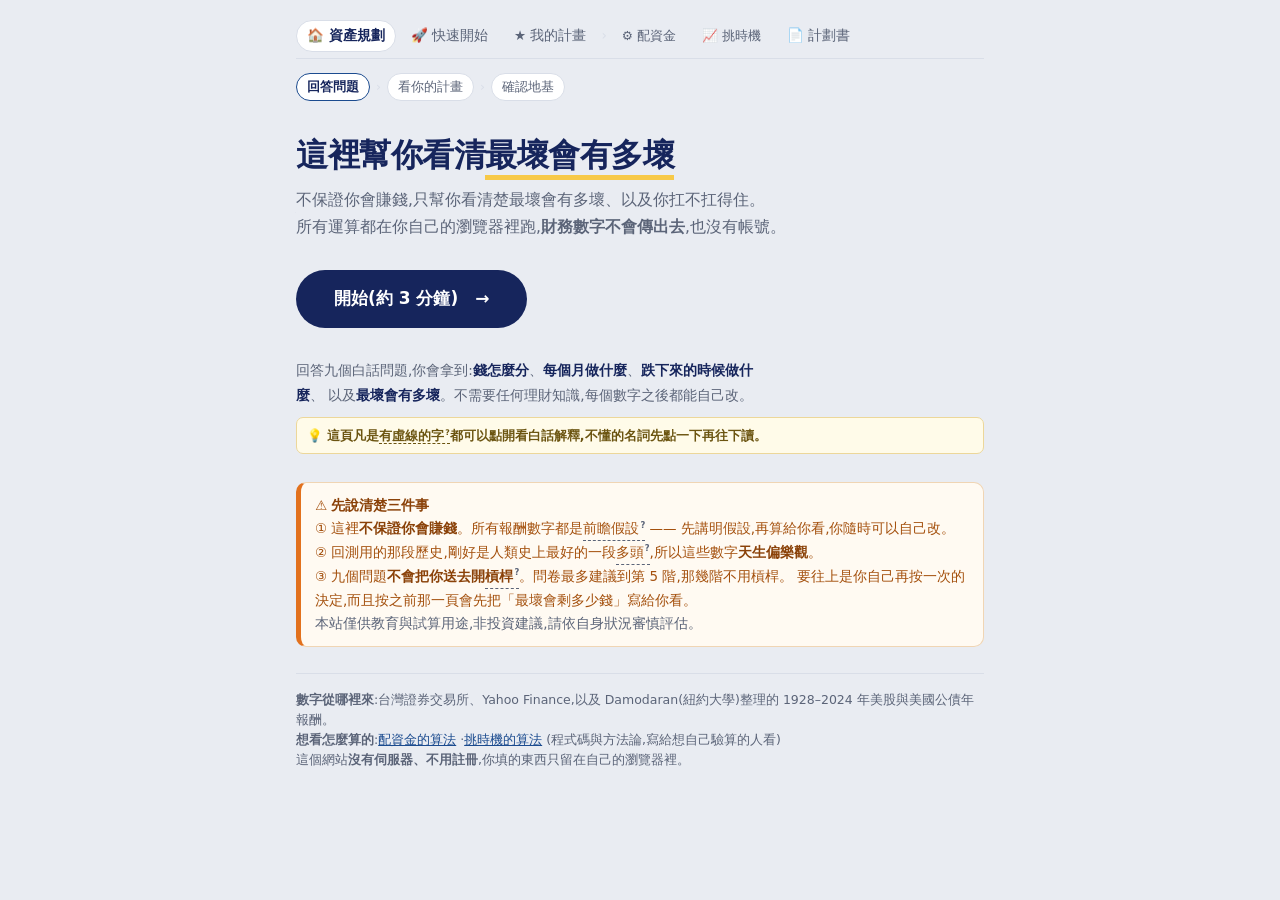
<file: index.html>
<!DOCTYPE html>
<html lang="zh-Hant">
<head>
<meta charset="utf-8">
<meta name="viewport" content="width=device-width,initial-scale=1">
<title>資產規劃指南 — 看清最壞會有多壞</title>
<meta name="description" content="給台灣投資人的資產規劃站台:回答九個白話問題,就得到一份可以照著做的計畫。純前端離線運算,財務數字不外傳。">
<!-- 設計 token 與共用元件(導覽/展開器/名詞氣泡/出處標籤)。頁面自己的 <style> 一律排在後面,
     所以任何衝突都由本頁勝出 —— 見 assets/ui.css 開頭的載入順序約定。 -->
<link rel="stylesheet" href="assets/ui.css">
<style>
/* 本頁專屬版面。:root token、body、.wrap、.sitenav、.btn 全部來自 assets/ui.css。

   ── 為什麼這一頁這麼空(docs/IA.md §5.1)────────────────────────────
   改版前這裡同時給「快速開始」和「① 配資金 / ② 挑時機」三個入口,外加地基自測 4 項
   與一條旅程狀態列。第一次來的人不知道該點哪一個 —— 而他其實只有一個選擇:開始。
   所以首頁縮成「一句話 + 一顆按鈕」,進階頁靠導覽列(永遠在)進入。 */
:root{ --wrap:720px }

.hero{margin:34px 0 0}
.hero h1{line-height:1.25; margin:0 0 12px; color:var(--navy); letter-spacing:-.5px}
.hero h1 .g{border-bottom:5px solid var(--gold); padding-bottom:1px}
.hero p{margin:0; color:var(--muted); max-width:52ch; font-size:15.5px; line-height:1.8}

.cta{margin:28px 0 0; display:flex; flex-direction:column; align-items:flex-start; gap:14px}
.cta .btn{font-size:17px; padding:15px 38px}
.cta .again{font-size:14px; color:var(--core); text-decoration:none; border-bottom:1px solid #c3d2ea}
.cta .again:hover{border-bottom-color:var(--core)}
.cta .again b{font-weight:700}

.how{margin:30px 0 0; font-size:13.5px; color:var(--muted); line-height:1.9}
.how b{color:var(--navy)}

.ap-risk.soft{margin:28px 0 0; font-size:13.5px}

footer{margin-top:26px; padding-top:16px; border-top:1px solid var(--line); font-size:12.5px; color:var(--muted)}
footer a{color:var(--core)}

/* S11:mobile-first(基準=手機,560px 起放大) */
.wrap{padding:12px 13px 40px}
.hero{margin-top:20px}
.hero h1{font-size:25px}
.cta .btn{width:100%; padding:15px 20px}
@media (min-width:560px){
  .wrap{padding:14px 16px 48px}
  .hero{margin-top:34px}
  .hero h1{font-size:32px}
  .cta .btn{width:auto; padding:15px 38px}
}
</style>
</head>
<body>
<div class="wrap">

  <nav id="apNav"></nav>
  <div id="apSteps"></div>

  <div class="hero">
    <h1>這裡幫你看清<span class="g">最壞會有多壞</span></h1>
    <p>不保證你會賺錢,只幫你看清楚最壞會有多壞、以及你扛不扛得住。<br>
       所有運算都在你自己的瀏覽器裡跑,<b>財務數字不會傳出去</b>,也沒有帳號。</p>
  </div>

  <div class="cta">
    <a class="btn" href="start/">開始(約 3 分鐘)　→</a>
    <!-- 只在真的有計畫時才出現;沒有的話不要放一顆點下去看到空白的按鈕。 -->
    <a class="again" href="plan-result/" id="againLink" style="display:none">已經有計畫了?<b>→ 看我的計畫</b></a>
  </div>

  <p class="how ap-measure">回答九個白話問題,你會拿到:<b>錢怎麼分</b>、<b>每個月做什麼</b>、<b>跌下來的時候做什麼</b>、
    以及<b>最壞會有多壞</b>。不需要任何理財知識,每個數字之後都能自己改。</p>

  <!-- 有名詞氣泡的頁面就要有這個提示。使用者測試顯示:沒有人會自己發現
       虛線＋問號代表可以點,少了它整份辭典等於白做(docs/IA.md §4.4)。 -->
  <div class="termhint">💡 這頁凡是<span class="fakedot">有虛線的字</span>都可以點開看白話解釋,不懂的名詞先點一下再往下讀。</div>

  <div class="ap-risk soft">
    ⚠️ <b>先說清楚三件事</b><br>
    ① 這裡<b>不保證你會賺錢</b>。所有報酬數字都是前瞻假設 —— 先講明假設,再算給你看,你隨時可以自己改。<br>
    ② 回測用的那段歷史,剛好是人類史上最好的一段多頭,所以這些數字<b>天生偏樂觀</b>。<br>
    ③ 九個問題<b>不會把你送去開槓桿</b>。問卷最多建議到第 5 階,那幾階不用槓桿。
    要往上是你自己再按一次的決定,而且按之前那一頁會先把「最壞會剩多少錢」寫給你看。<br>
    <span class="mut">本站僅供教育與試算用途,非投資建議,請依自身狀況審慎評估。</span>
  </div>

  <footer>
    <b>數字從哪裡來</b>:台灣證券交易所、Yahoo Finance,以及 Damodaran(紐約大學)整理的 1928–2024 年美股與美國公債年報酬。<br>
    <b>想看怎麼算的</b>:<a href="https://github.com/bisgerG/asset-planner-pub/blob/main/plan/README.md">配資金的算法</a>
    ·<a href="https://github.com/bisgerG/asset-planner-pub/blob/main/timing/README.md">挑時機的算法</a>
    <span class="mut">(程式碼與方法論,寫給想自己驗算的人看)</span><br>
    這個網站<b>沒有伺服器、不用註冊</b>,你填的東西只留在自己的瀏覽器裡。
  </footer>

</div>

<script src="assets/state.js"></script>
<script src="assets/shell.js"></script>
<script>
(function(){
  'use strict';
  APShell.init({page:'home'});

  /* 「已經有計畫了?」只在真的有東西可看時出現(docs/IA.md §5.1)。
     不能只看 input.net —— defaults() 的 net 預設就是 50,第一次造訪的人也會 >0。
     判準:localStorage 裡真的有存檔,而且有結果或填過可投資資產。 */
  try{
    var st = APState.load();
    var stored = false;
    try { stored = !!(localStorage.getItem(APState.KEY) || localStorage.getItem(APState.LEGACY_KEYS.plan)); } catch(e){}
    var hasPlan = !!st.result || (stored && Number(st.input && st.input.net) > 0);
    if (hasPlan) document.getElementById('againLink').style.display = '';
  }catch(e){}
})();
</script>
</body>
</html>
</file>
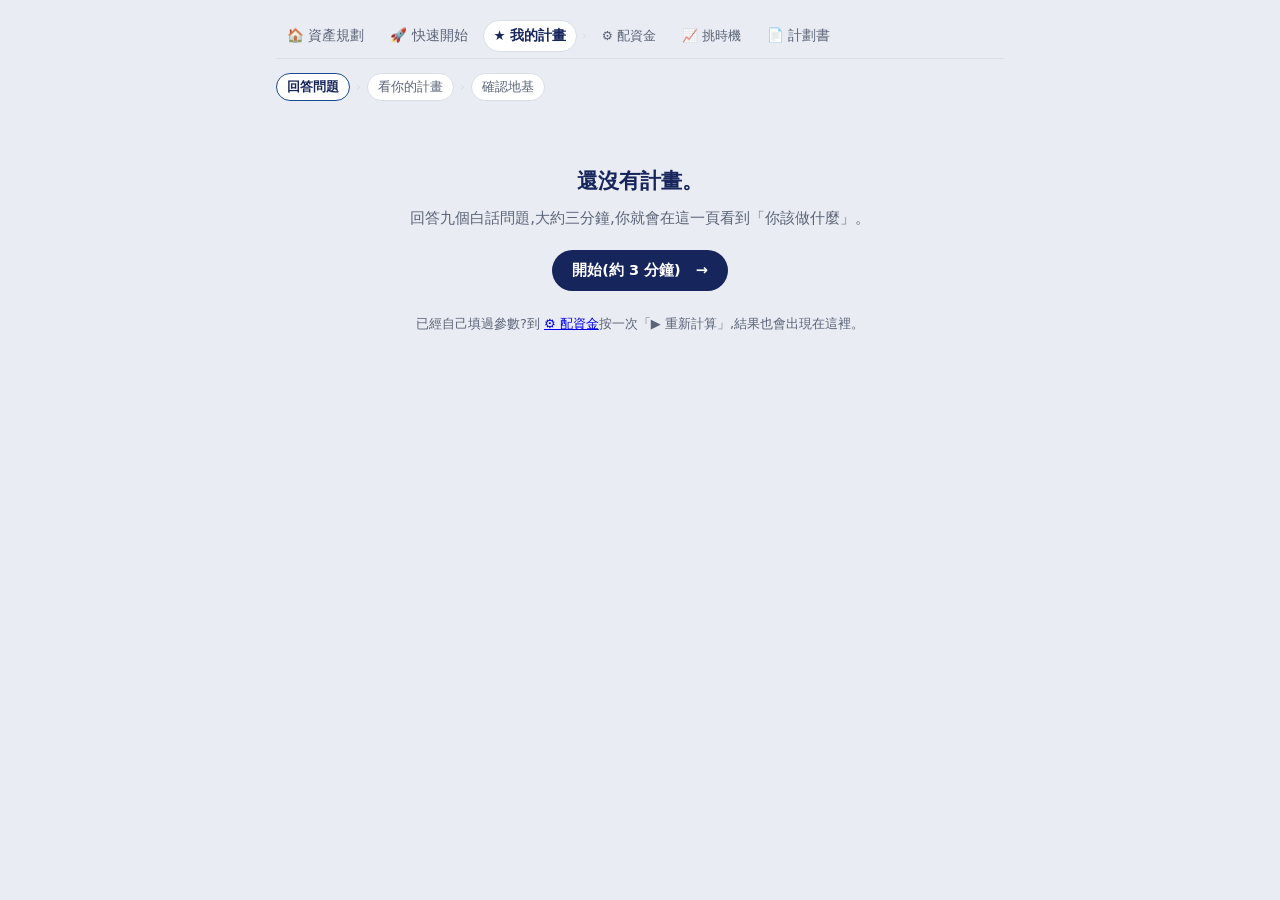
<file: plan-result/index.html>
<!DOCTYPE html>
<html lang="zh-Hant">
<head>
<meta charset="utf-8">
<meta name="viewport" content="width=device-width,initial-scale=1">
<title>我的計畫 — 資產規劃指南</title>
<meta name="description" content="一頁看完你該做的事:錢怎麼分、每個月做什麼、跌下來怎麼辦、最壞會有多壞。">
<link rel="stylesheet" href="../assets/ui.css">
<style>
/* 本頁專屬版面。token、body、.wrap、.sitenav、.btn、details.x/.adv、.src、.ap-risk
   與 S11 的 .ap-hero/.ap-stat/.ap-statrow/.ap-bar/.ap-confirm/.ap-chart
   全部來自 assets/ui.css。

   ── 這一頁是什麼(docs/IA.md §5.3)──────────────────────────────────
   整個重構的主要交付:**一頁看完「你該怎麼做」**,不用捲三次才看到結論。
   S11 版面:答案卡(幾歲) → 三件事行動條(兼頁內目錄) → ① 現在該做什麼
   → ② 最壞會有多壞 → 退休以後夠不夠(次級) → 地基。
   大題編號 ①② 是真實的行動順序,不是裝飾;原本 ❶~❼ 七塊視覺等重,
   新手分不出「要照做的」與「要理解的」。
   分層規則(docs/IA.md §3):
     L0 動作 —— 他明天要做什麼、做多少        → 永遠可見
     L1 代價 —— 這個動作最壞會怎樣            → 永遠可見,壓縮成一句話 + 一個金額
     L2 為什麼 —— 數字怎麼來的、其他選項如何  → 預設收合的「看細節」
     L3 全部 —— 完整參數與所有對照表          → 另一頁(/plan/、/timing/)
   **風險揭露即使不是「動作」也不准折疊**(§3.3 的例外條款)——
   本站的核心價值是「看清楚最壞會有多壞」,把 −52% 收進「看細節」等於把它刪掉。
   同一個數字這一頁最多出現兩次:行動條預覽一次 + 完整脈絡一次(S11 新規)。

   刻意不叫 .card / .panel:那兩個名字在 /plan/ 與 /timing/ 是同名不同物,
   在共用 CSS 裡定義任何一個都會弄壞其中一頁(見 assets/ui.css 開頭)。

   S11 起本頁樣式為 mobile-first:基準 = 手機,640px 以上疊加。 */
:root{ --wrap:760px }
.wrap{padding:12px 12px 56px}

/* ── 區塊 ─────────────────────────────────────────────── */
.sec{background:var(--card); border:1px solid var(--line); border-radius:14px;
  padding:15px 14px; margin:12px 0 0}
.sec > h2{font-size:17px; margin:0 0 10px; color:var(--navy); display:flex; align-items:baseline; gap:8px}
.sec > h2 .n{font-size:15px; color:var(--core); font-weight:800; flex:none}
.sec > h2.minor{font-size:15px; color:var(--ink)}
/* ① 底下的小節:細虛線分隔,不與大題搶層級 */
.sec .sub-h{font-size:15px; color:var(--navy); font-weight:800; margin:18px 0 8px;
  padding-top:14px; border-top:1px dashed var(--line);
  display:flex; align-items:baseline; gap:8px}
.sec .sub-h:first-of-type{margin-top:2px; padding-top:0; border-top:0}
.sec .sub-h .tag{margin-left:auto; font-size:11.5px; font-weight:600; color:var(--muted)}
.lead{margin:0 0 10px; font-size:14px; line-height:1.8}
.mut{color:var(--muted)}
.small{font-size:13px; line-height:1.75}

/* ── 這一頁刻意**沒有**行長上限(--copy / .ap-measure)──────
   S11-P9 曾經套過 `.sec p{max-width:var(--copy)}`,撤掉了。原因:

   **本站是卡片式版面,每張卡都有看得見的邊 —— 那條邊就是量尺。**
   在卡片裡再給段落一個更窄的上限,兩者必然對不齊:實測 .sec 內容寬 688px,
   段落卻只有 442~476px,每段右邊空掉 200px 以上,讀起來像縮排壞掉
   (使用者實際回報:「字又歪掉了」)。同一張卡裡的表格、chips、方框又都是滿寬的,
   落差更明顯。

   要縮短行長,正確的旋鈕是 **--wrap**(整張卡變窄,字與邊一起收),
   不是逐段的 max-width。/report/ 與 /start/ 同樣理由、同樣撤掉。 */

/* ── 答案卡(共用 .ap-hero)的頁內補充 ──────────────────── */
.ap-hero .jargon{color:rgba(255,255,255,.62)}
.ap-hero .sub a{color:#dbe3f6}
/* 深藍底上的名詞氣泡 —— 照 ui.css 對 footer 的同一套處理。
   沒有這幾行,annotateTerms 標在答案卡裡的灰虛線＋灰問號等於隱形,
   於是那些定義只好用 .jargon 括號手寫在正文裡 —— 那正是答案卡變長的原因。 */
.ap-hero .term,.ap-hero .tip{border-bottom-color:#93a2cc}
.ap-hero .term::after,.ap-hero .tip::after{color:#93a2cc}
.ap-hero .term:hover,.ap-hero .tip:hover{border-bottom-color:var(--gold); color:var(--gold)}
.ap-hero .term:hover::after,.ap-hero .tip:hover::after{color:var(--gold)}
/* 機率帶圖鑲在答案卡裡的白色內襯 —— 圖的線是 navy 系,深底上看不見 */
.bandbox{background:#fff; border-radius:9px; padding:10px 10px 8px; margin-top:14px; color:var(--ink)}
.bandbox details.x{margin:2px 0 0}
.bandbox details.x > summary{font-size:12.5px}

/* ── 表 ───────────────────────────────────────────────── */
table{width:100%; border-collapse:collapse; margin:8px 0; font-size:13.5px}
th,td{padding:6px 9px; border-bottom:1px solid var(--line); text-align:left}
th{color:var(--muted); font-weight:600; font-size:12.5px; background:var(--panel)}
td.n,th.n{text-align:right; font-variant-numeric:tabular-nums}
tfoot th{background:transparent; color:var(--navy); font-size:13px}

/* ── 圓餅 + 圖例 ────────────────────────────────────────
   canvas 尺寸由 APCharts.donut 以 inline style 定死(148px,DPR 對齊),
   這裡只管排版:手機置中、寬屏靠左。 */
.alloc{display:flex; gap:18px; align-items:flex-start; flex-wrap:wrap}
.alloc canvas{flex:none; margin:0 auto}
.alloc .tbl{flex:1; min-width:230px}
.sw{display:inline-block; width:10px; height:10px; border-radius:2px; margin-right:6px; vertical-align:middle}

/* ── 一句話結論框(白話為主、術語為輔:docs/IA.md §7.1)─── */
.oneline{background:var(--panel); border:1px solid var(--line); border-radius:9px;
  padding:10px 13px; margin:10px 0 0; font-size:14.5px}
.oneline b{color:var(--navy); font-size:17px}

.note{border-left:3px solid var(--gold); background:#fffdf5; padding:9px 13px; margin:10px 0; font-size:13.5px; line-height:1.75}
.note.warn{border-left-color:var(--warn); background:#fdf5ec; color:var(--warn-ink)}
.note.ok{border-left-color:var(--good); background:#f2f9f4}
/* .bad 是是非判斷的「否」(ui.css §4.3 的語彙)。提領率警示框用它,
   否則「⚠ 你設的提領率撐不住」會跟一般的金色提示框長得一模一樣。 */
.note.bad{border-left-color:var(--bad); background:#fff1f1; color:#5c2020}
.note.bad b{color:#8f1d1d}

/* ── 每月投入的標的金額 chips ─────────────────────────── */
.chips{display:flex; flex-wrap:wrap; gap:6px; margin:8px 0 6px}
.chips .chip{background:var(--panel); border:1px solid var(--line); border-radius:999px;
  padding:3px 11px; font-size:12.5px; font-variant-numeric:tabular-nums}

/* ── ② 最壞會有多壞:比例條 ───────────────────────────── */
.worstbar{margin:10px 0 4px}
.worstbar .cap{display:flex; justify-content:space-between; gap:8px; font-size:12.5px;
  color:var(--muted); margin-top:4px; font-variant-numeric:tabular-nums}

/* ── 退休以後夠不夠:指標列表(S10)──────────────────────
   「名稱 ＋ 數字 ＋ 一行白話定義」擺在一起 —— 窄卡塞得下數字塞不下定義。 */
.mlist{margin:10px 0; border:1px solid var(--line); border-radius:8px; overflow:hidden}
.mlist>div{display:flex; align-items:baseline; gap:10px; flex-wrap:wrap;
  padding:9px 12px; background:var(--panel); border-top:1px solid var(--line)}
.mlist>div:first-child{border-top:0}
.mlist .k{font-size:13.5px; font-weight:700; color:var(--navy)}
.mlist .v{font-size:18px; font-weight:800; color:var(--navy);
  font-variant-numeric:tabular-nums; margin-left:auto}
.mlist .d{flex-basis:100%; font-size:12px; color:var(--muted); line-height:1.65}

/* ── 地基 ─────────────────────────────────────────────── */
.chk{display:block; font-size:14px; line-height:1.6; margin:7px 0; cursor:pointer}
.chk input{margin-right:8px; transform:translateY(1px)}
#foundMsg{margin-top:10px; font-size:13.5px; font-weight:700}

/* ── 換一個風險等級的範本卡 ───────────────────────────── */
.famtoggle{display:flex; gap:6px; margin:2px 0 10px; flex-wrap:wrap}
.famtoggle button{font:inherit; font-size:13px; font-weight:700; padding:5px 13px; border-radius:999px;
  border:1px solid var(--line); background:#fff; color:var(--muted); cursor:pointer}
.famtoggle button.active{background:var(--navy); color:#fff; border-color:var(--navy)}
.pcards{display:grid; grid-template-columns:repeat(auto-fill,minmax(215px,1fr)); gap:9px}
.pcard{border:1px solid var(--line); border-radius:10px; padding:11px 13px; background:#fff; cursor:pointer}
.pcard:hover{border-color:var(--core); background:var(--panel)}
.pcard:focus-visible{outline:2px solid var(--core); outline-offset:2px}
.pcard.here{border-color:var(--navy); box-shadow:inset 0 0 0 1px var(--navy)}
.pcard .pt{font-weight:800; color:var(--navy); font-size:14px}
.pcard .herepill{margin-left:6px; font-size:10.5px; background:var(--navy); color:#fff;
  border-radius:999px; padding:1px 7px; vertical-align:2px; font-weight:700}
.pcard .pw{font-size:12.5px; color:var(--muted); margin-top:2px; font-variant-numeric:tabular-nums}
.pcard .ap-bar{margin:7px 0 5px}
.pcard .pm{font-size:12.5px; margin-top:4px}
.pcard .pwho{font-size:12px; color:var(--muted); margin-top:4px; line-height:1.6}

/* ── 底部 / 空狀態 / 載入中 ───────────────────────────── */
.bottom{display:flex; gap:9px; flex-wrap:wrap; margin:18px 0 0}
.empty{text-align:center; padding:52px 20px}
.empty h2{font-size:21px; color:var(--navy); margin:0 0 8px}
.empty p{color:var(--muted); margin:0 0 20px}
.loading{text-align:center; padding:52px 20px; color:var(--muted)}
.spin{display:inline-block; width:22px; height:22px; border:3px solid var(--line);
  border-top-color:var(--core); border-radius:50%; animation:sp .8s linear infinite; vertical-align:-5px; margin-right:9px}
@keyframes sp{to{transform:rotate(360deg)}}

@media (min-width:640px){
  .wrap{padding:14px 16px 56px}
  .sec{padding:18px 20px}
  .alloc canvas{margin:0}
}
</style>
</head>
<body>
<div class="wrap">
  <nav id="apNav"></nav>
  <div id="apSteps"></div>
  <div id="resultRoot"><div class="loading"><span class="spin"></span>讀取你的計畫…</div></div>
</div>

<script src="../assets/engine.js"></script>
<script src="../assets/charts.js"></script>
<script src="../assets/state.js"></script>
<script src="../assets/shell.js"></script>
<script>
(function(){
'use strict';
const $=id=>document.getElementById(id);
const E=APEngine;
// 整頁由 JS 一次寫進 #resultRoot,所以名詞註解要等填完才掃(先掃會全部漏掉)。
APShell.init({page:'result', glossary:false});

const esc=s=>String(s==null?'':s).replace(/[&<>"']/g,c=>({'&':'&amp;','<':'&lt;','>':'&gt;','"':'&quot;',"'":'&#39;'}[c]));
const pct=(v,d)=>(v==null||!isFinite(v))?'—':(v*100).toFixed(d==null?0:d)+'%';
// 萬 → 億自動換算。與 /plan/ 的 fmtW、/report/ 的 wan 同口徑。
const wan=v=>{
  if(v==null||!isFinite(v))return '—';
  const a=Math.abs(v);
  if(a>=10000)return (v/10000).toFixed(2)+'億';
  return (a>=100?Math.round(v):Math.round(v*10)/10)+'萬';
};
/* 就地氣泡(S11-P9):把「這個數字是什麼意思」從正文搬到滑過才出現的地方。
   機制在 assets/shell.js 的 initGlossary —— .term 查全站辭典(名詞),
   .tip 掛一句就地白話(數字)。兩者外觀相同、共用同一顆氣泡。
   ⚠ 只在螢幕頁用;/report/ 是列印文件,一律不准把內容藏進氣泡。 */
const tip=(t,txt)=>`<span class="tip" tabindex="0" data-tip="${esc(t)}">${txt}</span>`;

const MECHNAME={both:'再平衡 ＋ 崩盤加碼',rebal:'只做再平衡',reserve:'只做崩盤加碼',
  deep3:'三段深觸發 −25/−35/−45(與「② 挑時機」同源)',
  orig:'深觸發原型(−25/−40)',bh:'買進持有,完全不動'};

/* ═══════════════════════════════════════════════════════════════════
   0. 有沒有計畫可看
   ═══════════════════════════════════════════════════════════════════ */
const st=APState.load();
let stored=false;
try{ stored=!!(localStorage.getItem(APState.KEY)||localStorage.getItem(APState.LEGACY_KEYS.plan)); }catch(e){}
// input.net 的預設值就是 50,所以「有沒有填過」不能只看它 —— 要先確認 localStorage 真的有東西。
const hasPlan=!!st.result || (stored && Number(st.input&&st.input.net)>0);

if(!hasPlan){
  // 沒有資料時不要顯示空的區塊或一堆「—」(docs/IA.md §5.3)。
  $('resultRoot').innerHTML=`<div class="empty">
    <h2>還沒有計畫。</h2>
    <p>回答九個白話問題,大約三分鐘,你就會在這一頁看到「你該做什麼」。</p>
    <p><a class="btn" href="../start/">開始(約 3 分鐘)　→</a></p>
    <p class="small mut" style="margin-top:22px">已經自己填過參數?到
      <a href="../plan/">⚙ 配資金</a>按一次「▶ 重新計算」,結果也會出現在這裡。</p>
  </div>`;
  return;
}

/* ═══════════════════════════════════════════════════════════════════
   1. 取得結果 —— 過期就自己重算
   docs/IA.md §6.2:這一頁的使用者不該「按了按鈕才看到自己的計畫」。
   用 isStale()(不確定就算過期)而不是 isProvablyStale():重算很便宜、
   使用者無感,寧可多算一次也不要顯示對不上設定的數字。
   ═══════════════════════════════════════════════════════════════════ */
function compute(){
  const ci=E.deriveOpts(APState.getInput(),{paths:1500});
  const sim=E.simulate(ci.w,ci.defs,ci.opts);
  const ms=E.milestones(sim,ci.opts,ci.fireNum);
  // buildResult 是引擎裡的純函式,/plan/ 按「▶ 重新計算」走的是同一個 —— 兩頁逐欄相同。
  APState.setResult(E.buildResult(ci,sim,ms));
  return APState.getResult();
}

function boot(){
  if(!APState.isStale()){ render(APState.getResult()); return; }
  $('resultRoot').innerHTML='<div class="loading"><span class="spin"></span>正在算你的計畫…(上千條市場路徑,約 2~3 秒)</div>';
  // 讓瀏覽器先把 loading 畫出來再進 1500 條路徑的迴圈,否則畫面會整個凍住。
  setTimeout(()=>{
    let R=null;
    try{ R=compute(); }catch(err){
      if(window.console)console.error(err);
      // 算不出來時要說人話並留一條出路 —— 不能只留一顆轉圈的圈圈。
      // (C5 落地後,非整數年齡已經在 deriveOpts 取整,引擎也改丟可讀的 RangeError;
      //  這個分支現在是最後一道防線,不是常見路徑。)
      $('resultRoot').innerHTML=`<div class="empty"><h2>算不出來 🙇</h2>
        <p class="small">你的設定裡有引擎處理不了的值。<br>
        到「⚙ 配資金」檢查 1.1 的年齡與退休年齡,再按一次「▶ 重新計算」。</p>
        <p><a class="btn" href="../plan/#basics">去改設定　→</a></p></div>`;
      return;
    }
    render(R);
  },30);
}

/* ═══════════════════════════════════════════════════════════════════
   2. 畫面
   ═══════════════════════════════════════════════════════════════════ */
let R=null,I=null,K=null,MS=null,W=null,WK=null;

function render(res){
  R=res; I=R.in; K=R.risk||{}; MS=R.ms||{}; W=R.w||{}; WK=Object.keys(W);
  const NAMES=(()=>{const d=E.assetDefs(I.carry,I.volDrag,I.ssoFin),m={};
    E.ORDER.forEach(k=>m[k]=d[k].name);return m;})();

  const net0=+I.net0||0, monthly=+I.mon||0;
  // 決議 D1:給使用者看的一律是**累積期**回撤(退休前),不是全期。
  // 全期回撤含「退休後照計畫把錢花掉」,預設配置下壞情境就是 −100% —— 那不是市場跌的。
  const ddP90=(K.ddAccumP90!=null)?K.ddAccumP90:null;
  const retired=(I.retire<=I.age0);            // 已屆退休 → 累積期是空的,引擎退回「前 36 個月」
  const ddLabel=retired?'進場後頭 3 年':'退休前';
  const worstLeft=(ddP90!=null)?net0*(1-ddP90):null;
  const hasLev=(W.L2||0)+(W.SSO||0)>1e-9;
  const mAge=MS.fireAge;

  let H='';

  /* ── 答案卡 ──────────────────────────────────────────
     手機上這一塊必須是第一屏 —— /timing/ 踩過這個坑(塌成單欄後行動指令被推到第二屏)。
     主答案=生活結果(lifeP50/lifeP10,見下方 S11-P7e 註解);pFire 降到 bandbox 展開器,
     fireAge 只留帶圖交叉點與深層說明 —— 兩者都當過主答案,演進理由見各分支註解。
     S11:最壞金額從這裡移出(行動條 + ② 各一次);印/調按鈕移到頁底(剛答完的人
     下一步是「讀」,不是「印」,底部本來就有同兩顆)。 */
  let heroK,heroV,heroSub,pfireHow='';
  /* S11-P7e:主角第三度換人(歲數→把握度→生活結果)。歲數與機率都是引擎的詞彙,
     使用者四輪回饋的共同點是「這對我的生活是什麼意思?」。答案卡改回答精靈
     自己問過的問題(cash 步驟:「退休以後,你想過什麼樣的生活?每月 __ 萬」):
     大字=中位情境過不過得到(lifeP50),副標=最不順十分之一縮到多少(lifeP10)
     +提領機制的代價;存不到/已達成/一般三種狀態統一同一版型,句型不再隨狀態跳動。
     存到目標把握(pFire)降到 bandbox 展開器;fireAge 只留在帶圖交叉點與深層說明。
     lifeP50 缺席(舊快照等罕見情況)時退回 P7c 的把握版型當 fallback。 */
  const mExp=I.exp/12;
  if(K.lifeP50!=null&&mExp>0){
    const flexLike=(I.wMode==='abw')||I.flexW;
    const p50m=mExp*K.lifeP50, p10m=(K.lifeP10!=null)?mExp*K.lifeP10:null;
    heroK=retired?`照這個做,你想過的「每月 ${wan(mExp)}」退休生活 —— 中位情境`
                 :`照這個做,${I.retire} 歲退休後,你想過的「每月 ${wan(mExp)}」生活 —— 中位情境`;
    heroV=K.lifeP50>=1.05?`過得到,還有餘裕`
         :(K.lifeP50>=0.95?`大致過得到`
         :`只過得到約 ${Math.max(1,Math.round(K.lifeP50*10))} 成`);
    /* S11-P9:這一段原本一口氣塞四個粗體、三個子句,是全站最長的一段常駐文字。
       砍成兩句 —— 中位過到什麼日子、最不順的十分之一縮到多少。
       提領機制的定義(攤銷式/彈性/固定)整段搬進氣泡,正文只留機制名字。
       原訂比例、資產未歸零都刪掉:兩者在下面「另外幾個數字」各有完整一列
       (IA §7.5 規則 5:同一個數字同頁最多出現兩次)。 */
    const wName=(I.wMode==='abw')?'攤銷式提領':(I.flexW?'彈性提領':'固定提領');
    const wTip=(I.wMode==='abw')?'每年拿剩下的資產重算今年能花多少。市場差就自動少花,數學上不會提早花光。'
      :(I.flexW?'壞年份自動少花一點(最低降到原訂的七成),換資產撐得更久。'
      :'不管市場好壞,每年都花一樣多。壞年份等於在最低點賣掉最多的股票。');
    heroSub=`中位情境每月實際約 <b>${wan(p50m)}</b>`
      +(K.legacyMed!=null?`,${I.maxAge} 歲還剩 ${wan(K.legacyMed)}`:'')+`。`
      +(p10m!=null?(flexLike
        ?`最不順的十分之一得縮到 <b>${wan(p10m)}／月</b> —— ${tip(wTip,wName)}會自動少花,錢不會歸零,縮的是日子。`
        :`最不順的十分之一只花得到原訂的 <b>${pct(K.lifeP10)}</b> —— ${tip(wTip,wName)}不會自動少花,壞情境是錢提早見底。`)
      :'');
  }else if(mAge==null){
    heroK=`照這個做,到 ${I.maxAge} 歲`;
    heroV=`還存不到目標`;
    // essOK 不在這裡重複 —— 它是下面「退休以後夠不夠」的大字頭條(§7.5 規則 5)。
    heroSub=`中位情境下,到 ${I.retire} 歲存夠目標的把握約 <b>${pct(K.pFire)}</b>。最有效的三個調整就寫在下面。`;
  }else if(mAge<=I.age0){
    heroK=`照這個做`;
    heroV=`現在就已達成目標`;
    heroSub=`以中位情境計,不是保證。下面是維持它的做法。`;
  }else{
    // S11-P7:不講「不用工作」—— fireAge 只是錢的里程碑,投入/提領全程按 retire 模擬
    // (SPEC §5.9「那個歲數從來沒有被模擬過」),且輸入欄位當時也叫「不用再為錢工作」,同句兩義。
    // S11-P7b:「錢到位」被讀成「完成了,不用再存」→ 改「存到目標」+安全邊際敘事。
    // S11-P7c(使用者三度回饋):mAge 早於 retire 時,那個歲數之後照樣要投入,拿它當
    // 主答案沒有行動意義 ——「幹嘛用這個年紀出來」—— 換動詞救不了,根因是拿錯數字。
    // 主角改成 pFire(存夠把握),mAge 降副標一句:認領帶圖交叉點+提早退休的行動出口。
    const early=mAge<I.retire, late=mAge>I.retire;
    heroK=`照這個做,到你設定的 ${I.retire} 歲退休,存夠目標的把握是`;
    heroV=`約 ${pct(K.pFire)}`;
    /* S11-P9:三個 .jargon 括號刪掉 —— 「中位」在這一段就會被 annotateTerms 標成氣泡,
       而深藍底上的氣泡樣式剛剛才補上(見本頁 .ap-hero .term)。
       「不是保證/1500 條」下沉到 #how-pfire;「改退休年齡再算一次」下沉到 #more-odds
       的說明框(那裡本來就有完整版) —— 兩者都不該擠在第一屏。 */
    heroSub=`「存夠」= 資產達到 ${wan(R.fireNum)}。`
      +(late?`中位情境要到 <b>${mAge} 歲</b>才碰得到,比你設定的晚 ${mAge-I.retire} 年 —— 想拉高把握:多投入、晚點退、或降開銷。`
        :(early?`中位情境 <b>${mAge} 歲</b>就會碰到目標,之後繼續投入的 ${I.retire-mAge} 年,才把把握從一半推到上面那個數字。`
          :`中位情境剛好在 ${I.retire} 歲碰到目標,所以把握大約就是一半。`));
  }
  /* S11-P7d:光溜溜的 62% 會被拿「考試 62 分」的直覺讀(使用者回饋「看起來就很擔心」)。
     展開器給錨點、不發明及格線:50%=中位剛好準時;沒趕上多半只是晚幾年(fireNum 內建
     兩層保守);網路上講的 75~90% 目標帶是給 essOK 這類「撐不撐得住」指標用的。
     放 bandbox 裡(白底)—— details.x 的字色在深色 hero 上會看不見。已達成分支不顯示。 */
  if(K.pFire!=null && !(mAge!=null&&mAge<=I.age0)){
    pfireHow=`<details class="x how" data-remember id="how-pfire"><summary>這個數字沒有及格線 —— 50% 就是「準時達標」</summary>
      <div class="body">
        <p><b>50%</b> = 中位情境剛好在 ${I.retire} 歲碰到目標 ${wan(R.fireNum)},也就是圖上那條水平虛線。
          高過一半是提早碰到的安全邊際,低於一半代表連中位都會遲到。</p>
        <p>沒趕上的 ${pct(1-K.pFire)} 多半不是歸零,是<b>晚幾年才到</b>或退休後略減支出。
          目標金額本身已經很保守:它用的提領率是拿整整 30 年量出來的,計畫又一路算到 ${I.maxAge} 歲。</p>
        <p class="mut">常聽到的「把握度要 75%~90%」講的是另一種指標 ——
          <b>必要支出全程撐得住</b>(從現在到 ${I.maxAge} 歲,每個月都付得出必要開銷),
          也就是下面那個大數字${K.essOK!=null?`(你的是 ${pct(K.essOK)})`:''}。
          這一個超過 90%,通常代表存得比需要多。</p>
      </div></details>`;
  }
  /* S11-P7(Q3):一次性大額支出(買房頭期)在帶圖上是一個沒有名字的凹口 ——
     「錢留在市場、到期才賣」是刻意設計(/start/ 第 3 題有揭露),圖旁要認領它,
     並把「買房前夕遇到大跌」的風險講明。沒有一次性支出的人看不到這行。 */
  const onceFlows=E.parseFlows((APState.getInput()||{}).flows||'')
    .filter(f=>f.kind==='exp'&&f.e==='once'&&typeof f.s==='number'&&f.s>I.age0);
  const onceNote=onceFlows.length?`<p class="mut small" style="margin:6px 0 0">`
    +onceFlows.map(f=>`圖上 ${f.s} 歲那個往下的缺口=「${esc(f.n)} ${f.amt} 萬」`).join(';')
    +`:這筆錢留在投資裡跟著漲跌,到時候才賣掉支付 —— 那之前若遇到大跌,可能得延後或調整預算。</p>`:'';

  H+=`<div class="ap-hero">
    <div class="k">${heroK}</div>
    <div class="v">${heroV}</div>
    <p class="sub" style="margin-top:6px">${heroSub}</p>
    <div class="bandbox" id="bandBox">
      <div class="ap-chart"><canvas id="bandCv" height="190"></canvas></div>
      <div class="ap-probe" id="bandProbe"></div>
      ${onceNote}
      <details class="x how" data-remember id="how-band"><summary>三條線是上千次模擬的範圍,不是三條真實走勢</summary>
        <div class="body">
          <p>一半的情境落在「普通情境」上下,每 10 種情境有 1 種比「壞情境」更差。
            <b>真實世界只會走出其中一條</b>,而且多半不會貼著任何一條線走。</p>
          <p class="mut">水平虛線是目標金額,直虛線是退休年齡。
            <b>退休線之後已經含每月提領</b>,所以「剛退休就崩盤」的壞運氣也算在內。金額都已扣掉通膨。</p>
          <p class="mut">縱軸是對數刻度,<b>畫不出 0</b> —— 歸零的路徑會貼著圖的下緣走,
            別拿這張圖目測破產率。精確數字看下面的「資產未歸零」與「必要支出全程撐得住」。</p>
        </div>
      </details>
      ${pfireHow}
    </div>
  </div>`;

  if(mAge==null){
    H+=`<div class="note warn"><b>還差一段。</b>最有效的三個調整依序是:提高每月投入、延後退休年齡、降低退休後年支出。
      加槓桿不是首選,它把跌幅一起放大。到「⚙ 配資金」改一格再按「▶ 重新計算」就能試。</div>`;
  }

  /* ── 三件事行動條(兼頁內目錄)──────────────────────────
     hero 回答「結果」(幾歲自由),這一條回答「行動」(現在做什麼)。
     每格都是連結,點了跳到對應段落 —— 結構本身承載資訊。 */
  let crashCell;
  const hasReserve=E.mechHasReserve(I.mech) && (W.CASH||0)>1e-9 && hasLev;
  const bands=E.mechBands(I.mech);
  if(hasReserve){
    crashCell=`<span class="k">跌到就加碼</span><span class="v">−${Math.abs(bands.THR[0]*100).toFixed(0)}%<small> 起</small></span>`;
  }else if(I.mech==='bh'){
    crashCell=`<span class="k">跌下來的時候</span><span class="v">什麼都不做</span>`;
  }else{
    crashCell=`<span class="k">跌下來的時候</span><span class="v">不加碼</span>`;
  }
  // id=actionRow:整條跳過名詞註解 —— <a> 裡塞 .term 按鈕是「連結包按鈕」的
  // 無效巢狀,點名詞會跟著跳頁;預覽格的字要自己白話,不靠氣泡。
  H+=`<div class="ap-statrow" id="actionRow">
    <a href="#sec-monthly"><span class="ap-stat">
      ${monthly>0?`<span class="k">每月投入</span><span class="v">${wan(monthly)}</span>`
                 :`<span class="k">每月要做的</span><span class="v">看一眼就好</span>`}
    </span></a>
    <a href="#sec-crash"><span class="ap-stat">${crashCell}</span></a>
    ${ddP90!=null?`<a href="#sec-worst"><span class="ap-stat warn">
      <span class="k">最壞一度剩</span><span class="v">${wan(worstLeft)}</span>
    </span></a>`:''}
  </div>`;

  // 有名詞氣泡的頁面就要有這個提示 —— 使用者測試顯示沒有人會自己發現虛線＋問號代表可點,
  // 少了它整份辭典等於白做(docs/HANDOFF.md「三樣不准弄丟的東西」第 3 項)。
  H+=`<div class="termhint">💡 這頁凡是<span class="fakedot">有虛線的字</span>都可以點開看白話解釋,不懂的名詞先點一下再往下讀。</div>`;

  /* ══ ① 現在該做什麼(原 ❷❸❹,內容完整保留)═══════════════ */
  H+=`<div class="sec" id="sec-do"><h2><span class="n">①</span>現在該做什麼</h2>`;

  /* ── 錢怎麼分 ────────────────────────────────────────── */
  const ne=+R.netExp||0;
  H+=`<div class="sub-h" id="sec-alloc">錢怎麼分</div>
    <div class="alloc">
      <canvas id="pie" width="296" height="296" aria-hidden="true"></canvas>
      <div class="tbl">
        <table><thead><tr><th>標的</th><th class="n">比重</th><th class="n">金額</th></tr></thead><tbody>`
    +WK.map(k=>`<tr><td><span class="sw" style="background:${E.ASSET_COLOR[k]||'#888'}"></span>${esc(NAMES[k]||k)}</td>
      <td class="n">${pct(W[k])}</td><td class="n">${wan(net0*W[k])}</td></tr>`).join('')
    +`</tbody><tfoot><tr><th>合計</th><th class="n">100%</th><th class="n">${wan(net0)}</th></tr></tfoot></table>
      </div>
    </div>
    <div class="oneline">大盤動 1 元,你這份錢會動 <b>${ne.toFixed(2)}</b> 元
      <span class="jargon">(術語:淨曝險 ${pct(ne)})</span></div>`;

  /* ▸ #why-alloc
     S8:改讀 ap_state_v2.ladder(九階風險階梯的落點)。舊的 wizard 記錄
     (S3 的 {tier:'穩健'})由 APState.getLadder() 自動讀成 rung:null 的相容形式。 */
  const lad=APState.getLadder();
  const curRung=lad&&lad.rung!=null?E.LADDER_BY_RUNG[lad.rung]:null;
  H+=`<details class="x" id="why-alloc" data-remember><summary>決定結果的是淨曝險,不是你買了幾檔`
    +(curRung?`(第 ${lad.rung} 階:${esc(curRung.name)})`
      :(lad&&lad.tier?`(舊版測驗:${esc(lad.tier)}型)`:``))
    +`</summary><div class="body">`;
  if(curRung){
    H+=`<p>你在「🚀 快速開始」最後一題選的是<b>第 ${lad.rung} 階「${esc(curRung.name)}」</b>
      (${lad.market==='TW'?'台股為主':(lad.market==='US'?'美股(全球)為主':'兩邊都要')}${
        // levMkt 只會出現在 S10 以前的存檔(那時槓桿階沒有 BOTH,要另外挑一邊)。
        // 對那些記錄它仍然是正確的描述,所以照印;新記錄不再寫入這個欄位。
        lad.levMkt?`,槓桿押${lad.levMkt==='TW'?'台股':'美股'}`:''})。</p>`;
    if(lad.suggested!=null&&lad.suggested!==lad.rung){
      H+=`<p class="mut">問卷依你的答案建議的是第 <b>${lad.suggested}</b> 階
        ${lad.binding&&lad.binding.length?`(綁住你的是:${lad.binding.map(esc).join('、')})`:''} ——
        <b>你選了第 ${lad.rung} 階</b>,那是你自己的決定。</p>`;
    }else if(lad.binding&&lad.binding.length){
      H+=`<p class="mut">問卷取三項條件<b>最嚴格</b>的那一項(不是平均):
        目前綁住你的是 <b>${lad.binding.map(esc).join('、')}</b>。</p>`;
    }
    if(lad.foundNote)H+=`<p class="mut">另外:${esc(lad.foundNote)} → 再降一階。</p>`;
  }else if(lad&&lad.tier){
    H+=`<p>這份配置來自<b>舊版</b>的三檔風險測驗(${esc(lad.tier)}型)。
      現在的風險等級改成九階的梯子 —— 重跑一次「🚀 快速開始」就會對應到新的階。</p>`;
  }
  H+=`<p>把每個標的的比重乘上倍率再加總:正二/SSO 算 2,現金與債券算 0,其餘算 1。
      你的是 <b>${pct(ne)}</b> ——
      ${ne>1.5?'超過 150%,是積極槓桿。':(ne>1.2?'120~150%,是溫和槓桿。':(ne>=0.9?'約等於把錢全押大盤。':'低於 90%,比全押大盤更緩和。'))}</p>
    <p class="mut">它量的是跟著市場動的部分,不是總風險 —— 債券自己的利率風險不在裡面,那份由回撤數字負責。</p>
    <p class="mut">混合名目年化假設 ${pct(R.muNom,1)}<span class="src fixed">假設值</span>、通膨 ${pct(I.infl,1)}。這是前瞻假設,不是預測。</p>
    </div></details>`;

  // ▸ #switch-tier(統一風險階梯,資料來自 assets/engine.js 的 E.LADDER)
  H+=`<details class="x" id="switch-tier" data-remember><summary>九階全部攤開,最壞跌幅都先寫在上面</summary>
    <div class="body">
      <p>點一階就會<b>換掉投資組合與策略</b>並立刻重算。你的年齡、資產、每月投入<b>不會被改</b>。</p>
      <div class="famtoggle" id="famToggle">
        <button type="button" data-fam="TW">🇹🇼 純台股(免複委託)</button>
        <button type="button" data-fam="US">🌐 美股 / 全球(需複委託)</button>
        <button type="button" data-fam="BOTH">🌍 兩邊都要(各一半)</button>
      </div>
      <div class="pcards" id="tierCards"></div>
      <p class="small mut" style="margin-top:8px">「最壞」= 4000 次模擬裡<b>每 10 種情境最壞的那 1 種</b>,退休前的最深帳面跌幅<span class="src fixed">回測值</span>。
        <b>連最保守的第 1 階都有 −8%~−10%(看你選哪個市場),沒有零回撤的股票組合。</b><br>
        第 6 階以上要開槓桿,那幾階的執行細節在 <a href="../timing/">「② 挑時機」</a>。</p>
    </div></details>`;

  /* ── 每個月做什麼 ────────────────────────────────────── */
  H+=`<div class="sub-h" id="sec-monthly">每個月做什麼</div>`;
  if(monthly>0){
    H+=`<div class="ap-stat"><span class="k">每月投入</span><span class="v">${wan(monthly)}</span></div>
      <div class="chips">${WK.map(k=>`<span class="chip">${esc(E.SHORT[k]||k)} ${wan(monthly*W[k])}</span>`).join('')}</div>
      <p class="small mut">金額不必抓剛好,零股湊個整數就行;<b>持續比精準重要得多</b>。
        每月投入本身就有再平衡效果 —— 它是按目標比重買的,會自動把跌多的那格補回來。</p>`;
  }else{
    H+=`<p class="lead">你設定為<b>不再新增投入</b>。既有部位照下面的規則維護就好。</p>`;
  }
  if(I.dcaMonths>0){
    /* ⚠ 分母是**扣掉現金之後**的核心,不是全部淨資產:engine.js:618 把
       h['CASH'] 在第 0 個月一次放滿,619 行只把 coreW*net0 排進分批。
       舊版寫 net0/dcaMonths,第 8 階(現金 30%)會把每月金額多報 43%。 */
    const dcaCore=net0*(1-(W.CASH||0));
    H+=`<div class="note">現有資金<b>分 ${I.dcaMonths} 個月</b>投入(每月一筆,約 ${wan(dcaCore/I.dcaMonths)}/月),不是一次全壓。
      <b>現金準備金第一天就到位、不分批</b> —— 它的用途是崩盤時有彈藥,晚到就沒意義了。</div>`;
  }
  H+=`<details class="x" id="why-rebal" data-remember><summary>有做差很多,做多勤沒差 —— 偏離 50% 才動</summary>
    <div class="body">
      <p>再平衡就是定期把配置拉回目標:賣掉漲多的、補買跌多的。
        實測 50% 正二 + 50% 現金、<b>2003~2026 共 23 年</b><span class="src fixed">回測值</span>:</p>
      <ul>
        <li><b>有做差很多</b>:完全不動,槓桿部位長期壓過現金 → 帳面最深跌 <b>70%</b>;
          有再平衡 → 降到 <b>54~57%</b>。</li>
        <li><b>做多勤沒差</b>:偏離 50% 才拉回,23 年只動手 <b>20 次</b>;
          把標準收緊到偏離 30% 要動 <b>45 次</b>,年化反而略低(14.2% vs 14.4%)。
          <b>動手更勤沒有比較好</b>,加上手續費與稅只會更差。</li>
      </ul>
      <p><b>規則:每月看一眼,任一標的偏離目標超過 50% 才全部拉回</b>(例如目標 30%、變成 45% 或 15%)。沒超過就不要動。</p>
    </div></details>`;

  /* ── 跌下來的時候做什麼 ──────────────────────────────── */
  // 「會不會加碼」的判斷收在引擎(E.mechHasReserve)—— 這一份漏掉 deep3 的話,
  // 選槓桿階的人會看到「跌的時候不加碼」,而那正是那幾階的核心。
  H+=`<div class="sub-h" id="sec-crash">跌下來的時候做什麼<span class="tag">${esc(MECHNAME[I.mech]||I.mech)}</span></div>`;
  if(hasReserve){
    const reserve=net0*(W.CASH||0);
    H+=`<p class="lead">只有在<b>大盤從最高點跌下來</b>時才動手。你的準備金是 <b>${wan(reserve)}</b>(現金 ${pct(W.CASH)}):</p>
      <table><thead><tr><th>大盤自高點回撤</th><th class="n">投入準備金的</th><th class="n">約當金額</th></tr></thead><tbody>`
      +bands.THR.map((lv,i)=>`<tr><td>跌到 <b>−${Math.abs(lv*100).toFixed(0)}%</b></td>
        <td class="n">${(bands.POR[i]*100).toFixed(0)}%</td><td class="n">${wan(reserve*bands.POR[i])}</td></tr>`).join('')
      +`</tbody></table>
      <p class="small mut">每個水位<b>只觸發一次</b>;等大盤重新創新高,這些水位才重新計算。
        加碼的錢投進槓桿部位,不是隨便買。</p>`;
  }else if(I.mech==='bh'){
    H+=`<p class="lead"><b>什麼都不用做。</b>你選的是買進持有:不再平衡、不加碼、不看盤。
      這是最省心、也最不容易做錯的一種。</p>`;
  }else{
    H+=`<p class="lead"><b>跌的時候不加碼。</b>要做的只有一件事:確認有沒有哪一格偏離目標比重超過 50%,有就拉回,沒有就不要動。</p>
      <p class="small mut">${(W.CASH||0)>1e-9
        ? `你的現金 ${pct(W.CASH)}(${wan(net0*(W.CASH||0))})是<b>降低波動用的</b>,不是抄底彈藥 —— 它讓你跌的時候抱得住。
           想改成「跌到就投一批」,到 <a href="../plan/#adv-mech">⚙ 配資金 → 手上現金何時進場</a>換機制。`
        : `你的配置裡沒有現金部位,所以也沒有可以拿來抄底的彈藥。`}</p>`;
  }
  // 今天的水位(來自 ② 挑時機)。抓不到就整段不顯示,不要顯示「—」。
  H+=`<div id="todayBox"></div>`;
  if(hasReserve){
    H+=`<details class="x" id="why-bands" data-remember><summary>準備金一半的價值,是讓你不會砍在最低點</summary>
      <div class="body">
        <p>這幾條線不是為了擇時,是為了兩件事:<b>谷底有彈藥</b>(照表加碼,不必判斷底部在哪),
          以及<b>抱得住</b>(手上有現金,就不會在谷底恐慌賣出)。
          回測顯示準備金版的優勢有一大塊純粹來自「不會在底部被洗掉」—— 那是心理優勢,不是報酬魔法。</p>
        <p>分四批而不是一次全押,<b>因為沒有人知道底部在哪裡</b> ——
          第一個水位就全投,後面再跌就沒有子彈了。</p>
        <p class="mut">完整的機制對照在 <a href="../plan/#adv-mechcmp">⚙ 配資金</a> ——
          結論是沒有單一贏家,是「報酬 vs 風險」的取捨。</p>
      </div></details>`;
  }
  H+=`</div>`;

  /* ══ ② 最壞會有多壞(L1,不准折疊)═══════════════════════
     docs/IA.md §3.3 的例外條款:這一段永遠在 L1。
     S11:數字配上比例條 —— 「你的 50 萬」是整條,橘段是一度少掉的,
     剩下的藍段就是谷底。比例是畫出來的,不是形容出來的。 */
  H+=`<div class="sec" id="sec-worst"><h2><span class="n">②</span>最壞會有多壞</h2>`;
  if(ddP90!=null){
    H+=`<div class="ap-stat warn lg">
        <span class="k">你的 ${wan(net0)} 會一度只剩</span>
        <span class="v">${wan(worstLeft)}</span>
      </div>
      <div class="worstbar">
        <div class="ap-bar" aria-hidden="true">
          <i style="width:${Math.max(2,(1-ddP90)*100)}%"></i>
          <i class="loss" style="width:${Math.max(2,ddP90*100)}%"></i>
        </div>
        <div class="cap"><span>谷底(藍=還在的)</span>
          <span>一度少掉 ${wan(net0-worstLeft)}(−${pct(ddP90)})</span></div>
      </div>
      <p class="small" style="margin-top:8px">這是<b>${ddLabel}</b>的最深帳面跌幅
        ——每 10 種市場情境會有 1 種比這更慘<span class="jargon">(術語:回撤 P90)</span>。
        <b>這是正常的,不是計畫失敗。</b>
        撐不住這個數字,就到上面把風險等級往保守調一格。</p>`;
  }
  H+=`<div class="ap-risk">
    ⚠️ 所有報酬都是<b>前瞻假設,不是預測,也不是保證</b>。回測用的歷史區間是人類史上最好的一段多頭,天生偏樂觀。`
    +(hasLev?`<br>⚠️ 你的配置裡有<b>槓桿</b>(正二/SSO 合計 ${pct((W.L2||0)+(W.SSO||0))})——
      <b>2008 式崩盤會讓槓桿部位帳面只剩不到兩成,而且可能好幾年回不來</b>。
      <br><b>覺得撐不住?</b>那就往保守調一階 —— 上面的
      <a href="#switch-tier" style="color:#8f1d1d">「九階全部攤開」</a>點一下就換,
      年齡、資產、每月投入都不會被改。<b>抱得住的計畫才有用。</b>`:'')
    +`</div>
    <details class="x" id="how-dd" data-remember><summary>怎麼算的?1500 種未來裡,每 10 種最壞的那 1 種</summary>
      <div class="body">
        <p>每條路徑記下帳戶<b>從自己的最高點跌到谷底</b>的最深比例,把 1500 條由淺到深排好,
          取<b>第 90 百分位</b>(也就是 1500 條裡第 150 慘的那一條)。
          所以它是「每 10 種情境有 1 種會更慘」的那條線,不是最慘的那一條。</p>
        <ul>
          <li>回撤中位 <b>−${pct(K.ddAccumMed)}</b> —— 一半的情境比這個淺。</li>
          <li>進場頭 3 年的壞情境 <b>−${pct(K.e3P90)}</b> —— 「剛進場就重傷」的風險。
            ${I.dcaMonths>0?'你已經開了分批進場,所以這個數字比較小。':'把「分批進場」的月數拉長可以壓低它,代價是長期報酬略降。'}</li>
        </ul>
        <p><b>只算退休前,是刻意的。</b>退休後照計畫提領本來就會讓資產一路往下,
          把那段算進去會得到 −100% —— 那不是市場跌的,是你在花錢。</p>
        <p class="mut">全期(含退休提領)的回撤在 <a href="../plan/#adv-band">⚙ 配資金 → 資產成長機率帶</a>裡。</p>
      </div></details></div>`;

  /* ── 退休以後夠不夠(次級層:小題頭、無大題編號)────────
     它回答的是「理解」不是「行動」,所以視覺降一級;
     essOK 是頭條指標,升成大數字,其餘內容原樣保留。 */
  const retSpend=(R.ret&&R.ret.spend)||0, retInc=(R.ret&&R.ret.inc)||0;
  const RM=E.RISK_META;
  H+=`<div class="sec" id="sec-retire"><h2 class="minor">退休以後夠不夠</h2>`;
  if(retSpend>0){
    const eo=K.essOK, col=eo==null?'var(--muted)':(eo>0.85?'var(--good)':(eo>0.7?'var(--warn-ink)':'var(--bad)'));
    /* 「花完 vs 花不完」的量化(S10)。E.amortRate 是純年金攤還公式:不進模擬、不動 fireNum,
       只負責回答使用者問的那句「在餘命內把錢花完,是不是就能更快達成目標」。
       實質報酬統一抓 3%(假設值)—— 2%~4% 之間答案只差約 ±2 年份,方向不會翻盤。 */
    const RSTD=0.03;
    const swrMult=(I.swr>0)?1/I.swr:null;
    const amMult=1/E.amortRate(RSTD,Math.max(1,I.maxAge-I.retire));
    /* 「退得越早、折扣越小」只有在真的早很多的時候才講得通。
       fireAge 只比 retire 早一兩年時,兩個年份幾乎一樣(例:65→63 是 17.4 vs 18.3),
       硬要拿它去對比會寫出假的結論。門檻設 5 年,不到就整段不顯示。
       而且對比基準是 amMult(同樣「花完」口徑、退休年齡不同),不是 swrMult —— 拿花完去比不花完是換了兩個變數。 */
    const eAge=(mAge!=null&&mAge>I.age0&&I.retire-mAge>=5)?mAge:null;
    const eMult=(eAge!=null)?1/E.amortRate(RSTD,Math.max(1,I.maxAge-eAge)):null;
    const legacyYrs=(K.legacyMed>0&&I.exp>0)?K.legacyMed/I.exp:null;
    H+=`<div class="ap-stat lg">
        <span class="k">${RM.essOK.label}(算到 ${I.maxAge} 歲)</span>
        <span class="v" style="color:${col}">${pct(eo)}</span>
        <span class="sub">${RM.essOK.hint}</span>
      </div>
      <p class="lead" style="margin-top:10px">退休當年:支出 <b>${wan(retSpend)}</b>`
      +(retInc>0?` − 固定收入 <b>${wan(retInc)}</b> = <b>需從資產提領 ${wan(Math.max(0,retSpend-retInc))}</b>`:'')
      +`,採<b>${I.wMode==='abw'?'攤銷式提領(每年用剩餘資產重算)':(I.flexW?'彈性提領(跌時少花)':'固定提領(每年花一樣多)')}</b>。</p>`;

    /* 時間軸終點(= 使用者問的「餘命」)的揭露。改版前 maxAge 只以 ${I.maxAge} 的形式
       在 essOK 那行括號裡出現過一次,從沒說過它怎麼來的,也沒說過模擬裡根本沒有壽命機率
       —— deriveOpts 是 maxAge = max(retire+25, 90, age0+1),每條路徑都走到底。 */
    /* S11-P9:這裡原本是一個五句的常駐 .note —— 它講的全是方法論(這個歲數怎麼來的、
       模擬裡有沒有壽命機率),按 IA §3.2 是 L2,不該永遠佔著版面。
       大字標籤已經寫了「(算到 N 歲)」,好奇的人才需要展開。 */
    H+=`<details class="x" id="why-maxage" data-remember><summary>這份計畫算到 ${I.maxAge} 歲 —— 那不是壽命預測</summary>
      <div class="body">
        <p>退休後要撐 <b>${I.maxAge-I.retire} 年</b>。這個歲數是自動決定的:退休年齡加 25 年,而且至少 90。</p>
        <p>模擬裡沒有任何「活到幾歲」的機率,1500 條路徑<b>每一條都走到 ${I.maxAge} 歲</b> ——
          刻意站在保守的一邊,活得比預期久也不會沒錢。</p>
        <p class="mut">代價是:你如果其實用不到 ${I.maxAge} 歲,這份計畫會叫你存得比需要的多。
          多出來的那一筆,就是下面的「中位剩餘遺產」。</p>
      </div></details>`;

    /* ── S12(2026-08-26):提領率的「階別 × 年限」校準揭露 ──────────────────
       LADDER.swr 是九階共用的 3.5%(只有第 1 階 3.25),從沒按曝險或退休年限校準過。
       下面三張表是**量測結果**,不是我方參數,所以放在這裡而不是 engine.js。
       來源:Strategy/逐階安全提領率_判決報告.md §1.1/§1.2/§1.3
       口徑:實質(CPI 調整)、固定金額提領、1928-2024 的 68 個 rolling 世代、
             失敗 = 資產在撐完退休年限之前歸零。每格 = [破產率%, 撐得住的提領率%]。
       ⚠ 第 6~9 階分「有沒有開隨齡降槓」;H=40 只量過開的那組(關的只會更差)。
       ⚠ 第 1 階在 40 年期是全表最糟(51.7%)—— 40% 現金的實質報酬被引擎設為 0,
         撐不起 40 年。這不是 bug,是「最保守 ≠ 最安全」的實際形狀。 */
    const SWR_H30_OFF={1:[0,3.67],2:[0,3.79],3:[0,3.87],4:[0,3.94],5:[0,4.09],
                       6:[1,3.57],7:[7,3.33],8:[7,3.05],9:[16,2.75]};
    const SWR_H30_ON ={6:[0,3.76],7:[0,3.71],8:[3,3.62],9:[3,3.53]};
    const SWR_H40    ={1:[51.7,3.05],2:[12.1,3.37],3:[3.4,3.59],4:[0,3.66],5:[0,3.77],
                       6:[41.4,3.13],7:[32.8,3.17],8:[32.8,3.10],9:[32.8,3.01]};
    const RET_EXPO   ={6:30,7:36,8:42,9:48};   // 第 6~9 階「退休當下」的有效曝險(隨齡降槓砍七成後)

    H+=(()=>{
      const HZ=Math.max(1,I.maxAge-I.retire);
      let rung=null, rname='';
      try{ const _l=APState.getLadder(); if(_l&&_l.rung!=null) rung=+_l.rung; }catch(e){}
      if(rung==null){                       /* 自訂權重或舊格式:用淨曝險對到最近的一階 */
        const ne=Math.round((+R.netExp||0)*100);
        rung=[[20,1],[35,2],[50,3],[65,4],[80,5],[100,6],[120,7],[140,8],[160,9]]
             .reduce((a,b)=>Math.abs(b[0]-ne)<Math.abs(a[0]-ne)?b:a)[1];
      }
      try{ const M=E.LADDER_BY_RUNG[rung]; if(M) rname=M.name; }catch(e){}
      const glideOn=(+I.glide===1)&&rung>=6;
      const longH=HZ>=36, anchor=longH?40:30;
      const row=longH?SWR_H40[rung]:(glideOn?SWR_H30_ON[rung]:SWR_H30_OFF[rung]);
      if(!row) return '';
      /* ⚠ fail 是「每年固定領 3.5%」時量到的破產率,不是使用者自訂提領率下的破產率。
         使用者若已經改過提領率,下面一律把它標成「3.5% 的」,不可掛在使用者的數字上。 */
      const fail=row[0], safe=row[1], mine=(+I.swr||0)*100;
      const safeR=Math.floor(safe*10)/10;   /* 建議值無條件捨去,不可四捨五入到比量測值還高 */
      const who=`第 ${rung} 階${rname?`「${esc(rname)}」`:''}`
               +(rung>=6?(glideOn?'、有開隨齡降槓':'、<b>沒開</b>隨齡降槓'):'');
      const hzNote=longH
        ? (HZ>44?` <span class="mut">(你的 ${HZ} 年比量測的 40 年還長,實際只會更嚴苛。)</span>`:'')
        : (HZ<28?` <span class="mut">(你的 ${HZ} 年比量測的 30 年短,實際會比這寬鬆一些。)</span>`:'');
      const measured=`在 1928-2024 的實質報酬史上(68 個 rolling 世代),<b>${who}</b>、
        抱滿 <b>${anchor} 年</b>、每年固定領 <b>3.5%</b> ——
        <b>${fail<=0.05?'沒有一個世代':`${fail.toFixed(1)}% 的世代`}</b>會在撐完之前把錢花光;
        <b>撐得住的上限量到是 ${safe.toFixed(2)}%。</b>${hzNote}`;
      const whyHolds=(rung>=6&&glideOn)
        ? `<b>它撐得住不是因為 3.5% 為你這一階算過</b>(九階裡八階共用同一個數字),
           而是<b>隨齡降槓在退休前把槓桿部位砍掉七成</b> —— 退休當下的有效曝險只剩
           <b>${RET_EXPO[rung]}%</b>,不是你現在的 ${Math.round((+R.netExp||0)*100)}%。
           <b>關掉隨齡降槓的話,同一階撐得住的只到 ${SWR_H30_OFF[rung][1].toFixed(2)}%。</b>`
        : `九階裡有八階共用同一個提領率,它<b>沒有按曝險逐階校準過</b> ——
           這一階撐得住是量出來的結果,不是設計出來的。`;
      /* ⚠ 這一段是純方法論(IA §3.2 的 L2),原本是常駐小字 —— 每個人都得先讀完 150 字
         才走到行動清單。改成展開器:結論句留在收合狀態,細節想看再點。 */
      const caveat=`<details class="x how" style="margin-top:6px"><summary>這些百分比要抓多準?—— 看方向就好,別看小數點</summary>
        <div class="body"><p>那 68 個世代<b>高度重疊,不是 68 份獨立的證據</b>(1930 年退休的人和 1931 年退休的人,
        後面三十年幾乎走過同一段歷史)。會失敗的永遠是 <b>1929／1966／1969</b> 那三批人 ——
        1966 那一代尤其值得記:他們名目上撐得住,是<b>通膨</b>把購買力掏空的。</p>
        <p>量到的不確定區間大約是 <b>±1～2.5 個百分點</b>,比階與階之間的差距還寬。
        所以這裡給的是<b>方向和量級</b>:「3.5% 對你這一階是偏高還是偏低」可以信,
        「3.62% 比 3.53% 好」不能信。</p></div></details>`;

      if(mine>safe+0.05){
        const newFire=(+R.fireNum||0)*(mine/safeR), up=(mine/safeR-1)*100;
        const shortAlt=longH&&(glideOn?SWR_H30_ON[rung]:SWR_H30_OFF[rung]);
        return `<div class="note bad"><b>⚠ 你設的提領率 ${mine.toFixed(2)}%,在你這個組合下實測撐不住。</b><br>
          你退休後要撐 <b>${HZ} 年</b>。${measured}
          ${(rung>=6&&!glideOn&&longH)?`<br><span class="mut">(40 年期<b>只量過有開隨齡降槓</b>的情況。
             你沒開,實際只會比 ${fail.toFixed(1)}% 更糟。)</span>`:''}
          <div style="margin-top:10px"><b>要做的事 —— 挑一個:</b><br>
            ・到 <a href="../plan/">⚙ 配資金</a> 把「每年提領率」改成 <b>${safeR.toFixed(1)}</b> ——
              目標金額會從 ${wan(R.fireNum)} 升到 <b>${wan(newFire)}</b>(多 ${up.toFixed(0)}%)<br>
            ・<b>把退休年齡往後挪</b>${shortAlt?` —— 同一階在 30 年期,3.5% 的失敗率只有
              <b>${shortAlt[0].toFixed(0)}%</b>`:''}<br>
            ・<b>把年支出往下調</b>,目標金額跟著降
            ${(longH&&rung<=3)?`<br>・<b>或者往上換一階</b> —— 同樣 40 年、同樣 3.5%,
              第 4 階的失敗率是 <b>${SWR_H40[4][0].toFixed(0)}%</b>、第 5 階也是
              <b>${SWR_H40[5][0].toFixed(0)}%</b>。<br>
              <span class="mut">這不是筆誤:撐不了 40 年的原因是<b>報酬不夠</b>,不是崩盤。
              低曝險階留太多現金與債券,實質報酬追不上四十年的通膨。
              「最保守」在 30 年期是對的,在 40 年期是反過來的。</span>`:''}
          </div>${caveat}</div>`;
      }
      return `<div class="note ok"><b>✅ 你設的提領率 ${mine.toFixed(2)}%,在你這個組合下撐得住。</b><br>
        你退休後要撐 <b>${HZ} 年</b>。${measured}
        ${Math.abs(mine-3.5)>0.06?`<br><span class="mut">(上面那個破產率是「領 3.5%」量到的;
          你已經把提領率調到 ${mine.toFixed(2)}%,比它更保守。)</span>`:''}
        <br><span class="mut">但要知道它為什麼撐得住:${whyHolds}</span>
        ${(!longH&&SWR_H40[rung]&&SWR_H40[rung][0]>5)?`<br><br>
          <b>⚠ 如果你比設定的更早退休,這個結論會翻盤。</b>同一階拉到 <b>40 年</b>期,
          3.5% 的失敗率跳到 <b>${SWR_H40[rung][0].toFixed(1)}%</b>、撐得住的只剩
          <b>${SWR_H40[rung][1].toFixed(2)}%</b>。
          <b>退休年限是這件事裡影響最大的變數,比你在第幾階更重要。</b>`:''}
        ${caveat}</div>`;
    })();

    if(K.essOK!=null&&K.survive!=null&&K.essOK-K.survive>0.05){
      H+=`<div class="note ok">你的年金本身就蓋得住必要支出。就算投資部位在 ${pct(1-K.survive)} 的情境裡被花光,
        <b>基本生活仍然不受影響</b> —— 受影響的只有旅遊、換車那類彈性支出。</div>`;
    }
    H+=`<details class="x" id="why-essok" data-remember><summary>資產歸零問的是帳戶,這個數字問的是生活</summary>
      <div class="body">
        <p>年金若蓋得住吃飯住房,投資部位被旅遊、長照這些彈性支出花光,生活其實不受影響 ——
          但「資產未歸零」會把這種很安全的計畫報成幾乎失敗。<b>那是誤導,不是誠實。</b></p>
        <p>反過來,一條把生活砍到見骨、勉強留下 1 元的路徑,「資產未歸零」會算它成功。也不對。</p>
        <p class="mut">所以頭條看能力(錢夠不夠),下面的「退休生活水準達成率」看結果(實際過到什麼日子)。</p>
      </div></details>
      <details class="x" id="more-odds" data-remember><summary>另外幾個數字,和它們各自在問什麼</summary>
        <div class="body">
          <p>分母都是同樣那 1500 條模擬路徑,差別只在「數什麼、在哪個時點數」。
            名稱上有虛線的,滑過去會出現精確定義。</p>
          <div class="mlist">
            <div><span class="k">${tip(RM.pFire.hint,RM.pFire.label)}(${I.retire} 歲)</span><span class="v">${pct(K.pFire)}</span>
              <span class="d">只看退休那一個時點,不管你退休以後會不會把錢花光。</span></div>
            <div><span class="k">${tip(RM.survive.hint,RM.survive.label)}</span><span class="v">${pct(K.survive)}</span>
              <span class="d">問的是帳戶,不是生活 —— 所以頭條指標不用它。</span></div>
            <div><span class="k">${tip(RM.lifeP50.hint,RM.lifeP50.label)}</span><span class="v">${pct(K.lifeP50)}</span>
              <span class="d">實際花掉 ÷ 原本想花。<b>可能超過 100%</b> —— 市場好的年份會讓你花得比原訂多。</span></div>
            <div><span class="k">${tip(RM.lifeP10.hint,RM.lifeP10.label)}</span><span class="v">${pct(K.lifeP10)}</span>
              <span class="d"><b>這條比中位重要</b> —— 最不順的那十分之一,日子是怎麼過的。</span></div>
            ${K.discP50!=null?`<div><span class="k">${tip('旅遊、換車這類「不做也不會怎樣」的支出,實際花掉幾成。時間窗是全期,和只算退休後的那兩條不同。','彈性支出達成率(中位)')}</span><span class="v">${pct(K.discP50)}</span>
              <span class="d">可有可無的那些支出,實際花掉幾成。</span></div>`:''}
            <div><span class="k">${tip(RM.legacy.hint,RM.legacy.label)}</span><span class="v">${wan(K.legacyMed)}</span>
              <span class="d">${legacyYrs?`約 <b>${legacyYrs.toFixed(0)} 年份</b>生活費。`:''}下面那一格專門解釋它。</span></div>
          </div>`
      +(mAge!=null&&mAge>I.age0?`<div class="note warn"><b>兩個數字不衝突,是同一件事的兩種問法。</b><br>
            ・<b>${mAge} 歲</b>= 把機率固定在一半,問幾歲 —— 中位線第一次碰到目標的那年。<br>
            ・<b>${pct(K.pFire)}</b>= 把年齡固定在 ${I.retire} 歲,問幾成。`
            +(mAge<I.retire?`多投入的那 ${I.retire-mAge} 年,才把它從一半推上來。<br>
              真想 ${mAge} 歲就收手,請到 <a href="../plan/">⚙ 配資金</a>把退休年齡改成 ${mAge} 再算一次 ——
              退休期會多 ${I.retire-mAge} 年,每年能領的比例得跟著降。`
              :`${I.retire} 歲時中位還沒碰到目標,所以它低於一半。`)
            +`</div>`:'')
      +(I.wMode==='abw'?`<p>你用的是攤銷式提領:每年用剩餘資產重算,<b>數學上不可能提早花光</b> ——
            所以「資產未歸零」在這個模式下沒有參考價值。</p>`:'')
      +`<p class="mut">目標金額 <b>${wan(R.fireNum)}</b> = (年支出 ${wan(I.exp)}
            ${I.pension>0?`− 年金 ${wan(I.pension)}`:''}) ÷ 提領率 ${pct(I.swr,1)},是「4% 法則」式的粗估。
            真正回答「夠不夠」的是最上面那個百分比,它跑的是逐月的真實提領模擬。</p>
        </div></details>

      <details class="x" id="legacy-read" data-remember><summary>會剩這麼多,是「提領率」的定義造成的</summary>
        <div class="body">
          <p>目標金額 ${wan(R.fireNum)} = (年支出 ${wan(I.exp)}${I.pension>0?` − 年金 ${wan(I.pension)}`:''})
            ÷ 提領率 ${pct(I.swr,1)},等於 <b>${swrMult?swrMult.toFixed(1):'—'} 年份</b>的生活費。
            而 ${pct(I.swr,1)} 這個提領率是拿<b>整整 30 年</b>去量出來的,
            可是你退休後只需要撐 ${I.maxAge-I.retire} 年 —— 用不到的那一截就變成遺產。</p>
          ${hasLev?`<p class="mut">⚠ 這個提領率是九階裡八階共用的,沒有按曝險逐階校準過 ——
            你這一階實測撐得住多少,寫在上面「退休以後夠不夠」那一段的提示框裡。</p>`:''}
          <p><b>打算把錢花完的話,需要的本金確實會少一截。</b>
            退休後 ${I.maxAge-I.retire} 年、實質報酬抓 3%<span class="src fixed">假設值</span>,
            一年可以領 ${pct(1/amMult,1)},目標從 ${swrMult?swrMult.toFixed(1):'—'} 年份降到 <b>${amMult.toFixed(1)} 年份</b>。</p>`
      +(eMult!=null?`<div class="note warn"><b>但退得越早,這個折扣越小。</b>
            ${eAge} 歲就退的話,退休期拉長到 ${I.maxAge-eAge} 年,一年只能領 ${pct(1/eMult,1)},
            目標又升回 ${eMult.toFixed(1)} 年份 ——「把錢花完」省的是晚退休的人的錢,不是早退休的人的。</div>`:'')
      +`<p class="mut">想照「花完」規劃,到 <a href="../plan/#adv-withdraw">⚙ 配資金 → 退休後怎麼花</a>選攤銷式提領。
            <b>但目標金額不會跟著變</b> —— ${wan(R.fireNum)} 只吃提領率、不吃提領方式,
            上面那個年份換算目前只是參考,還沒接進計畫。</p>
        </div></details>`;
  }else{
    H+=`<p class="lead">你的年金或固定收入已經蓋住全部年支出(或退休年齡已經到了),<b>不需要從本金提領</b>。</p>`;
  }

  /* ── 停投階梯(S11-P8 第二階段)────────────────────────
     第一階段只把 Coast/Full FIRE 的標籤補上前提,讓它不再說謊;但使用者要的是
     「兩條路都列出來作參考或選擇」。這一段真的去跑模擬,把「提早停止投入」的代價算出來。
     設計三個要點:
     ① 主角不是 coastAge —— 它是確定性折現的產物。改成一排停止年齡讓人自己挑,
        coastAge 只負責 summary 那句「你可以停」,代價由模擬回答。
     ② 四組共用同一顆 seed(common random numbers)。只改 annualContrib/sched、
        不動權重 → active 不變 → 每月抽取次數相同 → 隨機序列逐位元對齊,
        所以階梯數學上保證單調,不會出現「多投反而更差」的雜訊假象(SPEC §152-154)。
     ③ 刻意不加 data-remember:shell.js 會把記住的展開器在載入時還原成 open,
        那會讓回訪者一進這頁就被多跑四組模擬。改成只在主動展開時才算。 */
  const ladderOK = (+I.mon>0) && (I.retire-I.age0>=9);
  if(ladderOK){
    const cAge=MS.coastAge;
    const sumTxt = (cAge!=null&&cAge<=I.age0)
      ? `你其實<b>現在就可以停止投入</b>了 —— 展開看代價`
      : ((cAge!=null&&cAge<=I.retire)
        ? `<b>${cAge} 歲</b>起就可以停止投入 —— 展開看代價`
        : `提早停止投入會怎樣?`);
    H+=`<details class="x" id="coast-ladder"><summary>${sumTxt}(要另外跑 4 組模擬,約 3~5 秒)</summary>
      <div class="body">
        <p>每一列都是<b>一整份重新跑過的計畫</b>:投入到那個歲數就停,但退休年齡仍然是 ${I.retire} 歲。
          省下來的錢是還給現在的自己的,代價寫在右邊。</p>
        <div id="ladderBox"></div>
      </div></details>`;
  }
  H+=`</div>`;

  /* ── 先確認地基 ──────────────────────────────────────── */
  const F=APState.getFounding()||{};
  const FQ=[['chk1','我有至少 <b>6 個月生活費</b>的緊急預備金,而且放在這套投資之外'],
            ['chk2','我有基本的<b>醫療／失能／壽險</b>保障'],
            ['chk3','我<b>沒有</b>卡債、信貸這類高利率負債<span class="mut">(一般房貸不算)</span>'],
            ['chk4','我用的是<b>閒錢</b>——就算一度腰斬、好幾年回不來,也不會影響生活']];
  H+=`<div class="sec"><h2 class="minor">先確認地基</h2>
    <p class="lead">這一步不用任何工具,但比上面每一步都重要。地基沒打好之前,遇到意外會被迫在最低點賣股票。</p>`
    +FQ.map(q=>`<label class="chk"><input type="checkbox" data-fk="${q[0]}"${F[q[0]]?' checked':''}>${q[1]}</label>`).join('')
    +`<div id="foundMsg"></div></div>`;

  /* ── 底部 ────────────────────────────────────────────── */
  H+=`<div class="bottom">
    <a class="btn" href="../report/">🖨 印成計劃書</a>
    <a class="btn ghost" href="../plan/#portfolio">⚙ 想自己調參數　→</a>
    <a class="btn ghost" href="../timing/">📈 看今天該做什麼</a>
  </div>
  <p class="small mut" style="margin-top:12px">結果產生於 ${esc(R.updated||'')}
    ${I.engine==='hist'?'(引擎:歷史重抽)':''}。這份計畫只存在你自己的瀏覽器裡,沒有傳到任何伺服器。</p>`;

  $('resultRoot').innerHTML=H;

  // 填完才掃名詞,並讓「看細節」記住收合狀態。
  // actionRow 用 dynIds 跳過(它不是動態容器,但機制相同:這個容器不要進氣泡)。
  try{ APShell.annotateTerms($('resultRoot'),{dynIds:{actionRow:1}}); }catch(e){ if(window.console)console.warn(e); }
  try{ APShell.initAdv(); }catch(e){}

  /* 畫圖失敗不可以連坐:drawPie 沒有 try 的時候,任何 canvas 例外都會讓後面的
     bindTierCards / bindFounding / loadToday 整批不執行 —— 畫面看起來正常,
     但「換一階」「地基打勾」「今天的水位」全部是死的。圖沒了頂多少一張圖。 */
  try{ drawPie(net0); }catch(e){ if(window.console)console.warn(e); }
  try{ drawBand(); }catch(e){ if(window.console)console.warn(e); }
  bindTierCards();
  bindFounding();
  bindLadder();
  loadToday(bands, hasReserve);
}

/* ── 停投階梯:只在主動展開時才算 ──────────────────────────
   四組模擬 ≈ 3~5 秒(桌機),所以逐列漸進渲染 —— 使用者約 1 秒就看到第一列,
   而不是呆等一片空白(照抄 /plan/ 的 setTimeout(step,0) 讓出主執行緒的做法)。
   算過就快取在 _ladderDone,重複收合展開不重算。 */
let _ladderDone=false;
function bindLadder(){
  const d=$('coast-ladder'); if(!d)return;
  d.addEventListener('toggle',()=>{ if(d.open&&!_ladderDone)runLadder(); });
}
function runLadder(){
  const box=$('ladderBox'); if(!box)return;
  _ladderDone=true;
  box.innerHTML='<div class="loading"><span class="spin"></span>跑第 1 / 4 組模擬…</div>';
  const PATHS=400;
  // 同一顆 seed = common random numbers。用 inputHash 讓「同一份設定永遠得到同一批路徑」,
  // 換了設定才重抽 —— 使用者反覆展開看到的數字不會跳。
  const SEED=(APState.inputHash?APState.inputHash(APState.getInput()):'coast-ladder');
  const ci=E.deriveOpts(APState.getInput(),{paths:PATHS});
  const n=ci.retire-ci.age0;
  const stops=[ci.age0, ci.age0+Math.round(n/3), ci.age0+Math.round(2*n/3), ci.retire];
  const rows=[];
  const step=()=>{
    const i=rows.length;
    if(i>=stops.length){ paint(true); return; }
    try{
      const stop=stops[i];
      const fl=(ci.flows||[]).slice();
      // 數字終點 = 該歲生日的前一個月(engine.js:451),正是「投到剛滿 N 歲、從 N 歲起停」。
      // stop<=age0 時整條流無效(s>e),等於完全不投 —— 那也正是要的語意。
      if(stop>ci.age0)fl.push({n:'投入',amt:ci.mon*12,freq:'y',kind:'inc',cat:'ess',real:1,s:'now',e:stop});
      const sc=E.buildFlowSchedule(fl,{age0:ci.age0,retire:ci.retire,maxAge:ci.maxAge,
                                       infl:ci.infl,exp:ci.exp,pension:ci.pension});
      // 必須「取代」不能「疊加」:annualContrib 留著再加流,essOK 的 pool 會憑空多一份而灌水。
      // ci.annualContrib 與 ci.opts.annualContrib 是兩個獨立欄位,兩邊都要歸零。
      const optsC=Object.assign({},ci.opts,{annualContrib:0,sched:sc,seed:SEED});
      const ciC=Object.assign({},ci,{annualContrib:0,sched:sc,opts:optsC});
      const sim=E.simulate(ciC.w,ciC.defs,optsC);
      const RR=E.buildResult(ciC,sim,E.milestones(sim,optsC,ciC.fireNum));
      rows.push({stop, saved:ci.mon*12*(ci.retire-stop), pFire:RR.risk.pFire, med:RR.risk.medRetire});
    }catch(err){
      if(window.console)console.warn(err);
      box.innerHTML='<p class="mut">這一段算不出來(設定可能有異常的值)。其餘結果不受影響。</p>';
      return;
    }
    paint(false);
    setTimeout(step,0);   // 讓出主執行緒,讓剛算好的那一列先畫出來
  };
  const paint=(done)=>{
    box.innerHTML=`<table><thead><tr><th>投入到幾歲為止</th><th class="n">省下的投入</th>
        <th class="n">${tip(E.RISK_META.pFire.hint,E.RISK_META.pFire.label)}</th><th class="n">退休時中位</th></tr></thead><tbody>`
      +rows.map(r=>`<tr><td>${r.stop<=ci.age0?`現在(${r.stop} 歲)`:(r.stop>=ci.retire?`做完(${r.stop} 歲)`:`${r.stop} 歲`)}</td>
        <td class="n">${r.saved>0?wan(r.saved):'—'}</td>
        <td class="n"><b>${pct(r.pFire)}</b></td>
        <td class="n">${wan(r.med)}</td></tr>`).join('')
      +`</tbody></table>`
      +(done?note():`<div class="loading" style="padding:14px"><span class="spin"></span>跑第 ${rows.length+1} / ${stops.length} 組模擬…</div>`);
  };
  const note=()=>{
    const first=rows[0], last=rows[rows.length-1];
    // coastAge 是 null 的人(中位到退休都碰不到目標)沒有 Coast 可以戳破 —— 那句話會沒有對象。
    const hasCoast=(MS.coastAge!=null);
    return `<p class="mut small">四組<b>共用同一批市場路徑</b>,所以差異純粹來自「投多久」,不夾雜運氣。
      用 ${PATHS} 條路徑(頭條用 1500),與頭條的把握度可能差一兩個百分點。</p>`
      +(hasCoast
        ? `<div class="note warn"><b>順帶戳破一件事:Coast FIRE 那個歲數比它聽起來的樂觀。</b>
            它是拿目標金額用固定報酬率直線折現回推的,沒有波動、沒有壞情境。
            真的跑模擬,現在停手只有 <b>${pct(first.pFire)}</b>,做完是 <b>${pct(last.pFire)}</b> ——
            Coast 說的「夠了」,其實是「中間情境剛好夠」。
            要不要拿那些年的投入換提早收手是你的取捨,但它有代價。</div>`
        : `<div class="note"><b>你目前還沒到 Coast</b> —— 中位情境一路到 ${I.retire} 歲都碰不到目標,
            所以提早停投一定更差。這張表現在的用途,是看清「每少投一段,把握度掉多少」。</div>`);
  };
  setTimeout(step,30);   // 讓 spinner 先畫出來再進迴圈
}

/* ── 錢怎麼分:圓餅(共用 APCharts.donut)──────────────────
   顏色來自 E.ASSET_COLOR(全站同一份,已通過白底 3:1 與相鄰色盲分離驗證)。
   圖例在旁邊的表格裡,所以圓餅本身不寫字 —— 小螢幕上字會疊在一起。 */
function drawPie(net0){
  const cv=$('pie'); if(!cv||!window.APCharts)return;
  APCharts.donut(cv, E.ORDER.map(k=>({key:k, value:W[k]||0, color:E.ASSET_COLOR[k]||'#888'})));
}

/* ── 答案卡:資產成長機率帶(共用 APCharts.band)────────────
   band 資料在 result.band(engine buildResult 算好、隨結果持久化)。
   舊存檔沒有 band → 整塊收起來,不畫「—」。 */
function drawBand(){
  const cv=$('bandCv'); if(!cv)return;
  const ok=!!(window.APCharts&&R.band&&APCharts.band(cv,R.band,{
    retireAge:I.retire, target:R.fireNum, fmt:wan, probe:$('bandProbe'),
  }));
  if(!ok){ const bx=$('bandBox'); if(bx)bx.style.display='none'; }
}

/* ── 換一個風險等級(統一風險階梯,S8)──────────────────────
   資料本體是 E.LADDER 的九階,分水嶺以上是槓桿階、要多一段警語。
   S11:每張卡加回撤比例條;確認從 window.confirm 改成行內 .ap-confirm
   (瀏覽器原生對話框擋全頁、不能帶格式、鍵盤路徑差)。 */
let navFam='TW';
function bindTierCards(){
  const host=$('tierCards'); if(!host)return;
  /* 目前的市場家族當預設分頁。改版前只在 TW / US 之間二選一 ——
     於是選了「兩邊都要」的人一進來看到的是純台股那一組,跟他自己的計畫對不上。
     S10 起 BOTH 是完整的一組(九階裡八階都有,只缺被支配的第 6 階),所以三選一。 */
  const usW=(W.VT||0)+(W.VTI||0)+(W.VOO||0)+(W.QQQ||0)+(W.SSO||0);
  const twW=(W.TW50||0)+(W.L2||0);
  navFam=(usW>1e-9&&twW>1e-9)?'BOTH':(usW>twW?'US':'TW');
  const lad=APState.getLadder();
  const paint=()=>{
    document.querySelectorAll('#famToggle button').forEach(b=>b.classList.toggle('active',b.dataset.fam===navFam));
    host.innerHTML='';
    E.ladderRungs(navFam).forEach(L=>{
      const wf=E.ladderWeights(L.rung,navFam);
      const wp={}; E.ORDER.forEach(k=>wp[k]=wf[k]/100);
      const ne=E.netExposure(wp), dd=L.dd[navFam];
      const left=(+R.in.net0||0)*(1-dd);
      const isHere=!!(lad&&lad.rung===L.rung&&lad.market===navFam);
      const div=document.createElement('div');
      div.className='pcard'+(isHere?' here':'');
      div.tabIndex=0;
      div.setAttribute('role','button');
      div.innerHTML=`<div class="pt">${L.emoji} ${L.rung}. ${esc(L.name)}${isHere?'<span class="herepill">目前</span>':''}</div>`
        +`<div class="pw">${E.ORDER.filter(k=>wf[k]).map(k=>E.SHORT[k]+' '+wf[k]+'%').join(' · ')}</div>`
        // 比例條:藍=谷底還在的,橘=一度少掉的 —— 與「② 最壞會有多壞」同一套視覺語言。
        +`<div class="ap-bar thin" aria-hidden="true"><i style="width:${Math.max(2,(1-dd)*100)}%"></i><i class="loss" style="width:${Math.max(2,dd*100)}%"></i></div>`
        +`<div class="pm">最壞一度只剩 <b style="color:var(--bad)">${wan(left)}</b>
           <span class="mut">(−${(dd*100).toFixed(0)}%)</span><span class="src fixed">回測值</span></div>`
        // 年化要標「名目/實質」—— LADDER[].mu 是名目(calibrate_wizard.js 用 impliedCAGR + infl),
        // 而這張卡片改版前只印「年化 8.6%」,讀者無從判斷有沒有扣通膨。實質 = mu − infl(C9 的減法慣例)。
        // 這裡在 bindTierCards() 裡,沒有 render() 那個區域變數 I,所以走 R.in。
        +`<div class="pwho">淨曝險 ${(ne*100).toFixed(0)}% · 年化 名目 ${(L.mu[navFam]*100).toFixed(1)}%／實質 ${((L.mu[navFam]-(+R.in.infl||0))*100).toFixed(1)}% · ${esc(L.when)}</div>`;
      const open=e=>{
        if(e&&e.target&&e.target.closest&&e.target.closest('.ap-confirm'))return;
        askRung(div,L,navFam);
      };
      div.addEventListener('click',open);
      div.addEventListener('keydown',e=>{
        if(e.key==='Enter'||e.key===' '){ e.preventDefault(); open(e); }
      });
      host.appendChild(div);
    });
  };
  document.querySelectorAll('#famToggle button').forEach(b=>b.addEventListener('click',()=>{navFam=b.dataset.fam;paint();}));
  paint();
}

/* 行內確認:插在被點的那張卡裡,同時間只開一個。
   Esc 或「先不要」→ 關閉並把焦點還給卡片;確認 → applyRung(狀態寫入不變)。 */
function askRung(card,L,mkt){
  const host=$('tierCards');
  Array.prototype.forEach.call(host.querySelectorAll('.ap-confirm'),n=>n.remove());
  const dd=L.dd[mkt], left=(+R.in.net0||0)*(1-dd);
  // 槓桿階多問一次,而且把最壞金額寫在確認框裡 —— 跨過分水嶺不該是一次順手的點擊。
  const extra=L.lev
    ? `<br>⚠ 這是<b>槓桿階</b>(淨曝險 ${Math.round(E.netExposure((()=>{const o={};E.ORDER.forEach(k=>o[k]=E.ladderWeights(L.rung,mkt)[k]/100);return o;})())*100)}%)。
       最壞情況你的 ${wan(+R.in.net0||0)} 會一度只剩 <b>${wan(left)}</b>。<b>真的碰到那一天,你賣不賣?</b>`
    : '';
  const box=document.createElement('div');
  box.className='ap-confirm';
  box.setAttribute('role','group');
  box.setAttribute('aria-label','確認換風險等級');
  box.innerHTML=`要把配置換成「${L.emoji} 第 ${L.rung} 階 ${esc(L.name)}」嗎?<br>
    只會換掉投資組合與策略,你的年齡、資產、每月投入<b>不會被改</b>。${extra}
    <div class="acts">
      <button type="button" class="btn" data-go="1">換成第 ${L.rung} 階</button>
      <button type="button" class="btn ghost" data-no="1">先不要</button>
    </div>`;
  card.appendChild(box);
  const close=()=>{ box.remove(); try{card.focus();}catch(e){} };
  box.querySelector('[data-no]').addEventListener('click',e=>{ e.stopPropagation(); close(); });
  box.querySelector('[data-go]').addEventListener('click',e=>{ e.stopPropagation(); applyRung(L,mkt); });
  box.addEventListener('keydown',e=>{ if(e.key==='Escape'){ e.stopPropagation(); close(); } });
  box.querySelector('[data-go]').focus();
}
function applyRung(L,mkt){
  const raw=E.ladderWeights(L.rung,mkt), w={};
  E.ORDER.forEach(k=>w[k]=(raw[k]||0)/100);
  APState.setInput(Object.assign({}, APState.getInput(), {
    mech:L.mech, glide:L.glide, glideStart:L.glideStart, flexW:L.flexW,
    dcaMonths:L.dca, swr:L.swr/100, w
  }));
  // 階梯落點也要跟著改,否則 #why-alloc 會繼續講上一階的理由。
  const prev=APState.getLadder()||{};
  APState.setLadder(Object.assign({}, prev, {
    // levMkt 於 S10 移除(槓桿階三個市場都有權重了)。舊記錄留著無害,只是不再寫入。
    rung:L.rung, source:'manual', market:mkt,
  }));
  window.scrollTo(0,0);
  boot();   // 輸入變了 → isStale() 為真 → 自己重算
}

/* ── 地基自測 ───────────────────────────────────────────
   這是這一頁唯一的輸入元件(docs/IA.md §5.3 設計約束 4 的例外)——
   它是自我確認,不是模擬參數,所以不會讓結果過期。 */
function bindFounding(){
  const boxes=Array.prototype.slice.call($('resultRoot').querySelectorAll('input[data-fk]'));
  if(!boxes.length)return;
  const paint=()=>{
    const miss=boxes.filter(b=>!b.checked).length;
    const m=$('foundMsg'); if(!m)return;
    if(miss===0){ m.style.color='var(--good)';
      m.textContent='✓ 地基 4/4,可以執行上面的計畫。每年重看一次就好。'; }
    else{ m.style.color='var(--warn-ink)';
      m.textContent='還有 '+miss+' 項沒打勾 —— 建議先補起來再執行上面的配置,尤其不要開槓桿。'; }
  };
  const save=()=>{
    const s={}; boxes.forEach(b=>s[b.dataset.fk]=b.checked);
    try{ APState.setFounding(s); }catch(e){}
    paint();
    try{ APShell.renderSteps('result'); }catch(e){}
  };
  boxes.forEach(b=>b.addEventListener('change',save));
  paint();
}

/* ── 今天的水位(來自 ② 挑時機的 data.json)─────────────
   抓不到就整段不顯示,不要顯示「—」(docs/IA.md §5.3 設計約束 3)。
   ⚠ 這裡只借用「加權指數自高點回撤」這個市場事實。
   ② 挑時機自己的分批水位是另一套(−25/−35/−45,針對單一台股槓桿部位),
   **兩套規則不能混著讀**,所以刻意不顯示它的「已觸發 N 批」。 */
function loadToday(bands, hasReserve){
  const box=$('todayBox'); if(!box)return;
  fetch('../timing/data.json?t='+Date.now()).then(r=>r.ok?r.json():null).then(d=>{
    if(!d||!d.reserve||!d.taiex)return;
    const rv=d.reserve, dd=(+rv.curDd||0)/100;   // curDd 是 %,轉成小數
    let hit='';
    if(hasReserve){
      const n=bands.THR.filter(lv=>dd<=lv).length;
      hit=n>0
        ? `照上面的表,這個深度已經越過<b>第 ${n} 格(−${Math.abs(bands.THR[n-1]*100).toFixed(0)}%)</b>。`
        : `還沒到你的第 1 格(−${Math.abs(bands.THR[0]*100).toFixed(0)}%),<b>今天不必做任何事</b>。`;
    }else{
      hit=`你的計畫沒有加碼水位,<b>今天不必因為這個數字做任何事</b>。`;
    }
    box.innerHTML=`<div class="note"><b>今天的水位</b><span class="src live">每日更新</span><br>
      加權指數 <b>${Math.round(d.taiex.close).toLocaleString('zh-TW')}</b>(${esc(d.taiex.date)}),
      自 ${esc(rv.athDate)} 的高點 ${Math.round(rv.ath).toLocaleString('zh-TW')} 回撤
      <b>−${Math.abs(+rv.curDd||0).toFixed(1)}%</b>。${hit}
      <div class="small mut" style="margin-top:6px">⚠ 這是<b>台股加權指數</b>的回撤,不是你整個帳戶的 —— 只讓你知道大概到哪了。
        「② 挑時機」用的是另一套水位,<b>不要跟上面的表混著讀</b>。</div>
      <div style="margin-top:9px"><a class="btn ghost" href="../timing/">看今天該做什麼　→</a></div></div>`;
  }).catch(()=>{});
}

boot();
})();
</script>
</body>
</html>
</file>
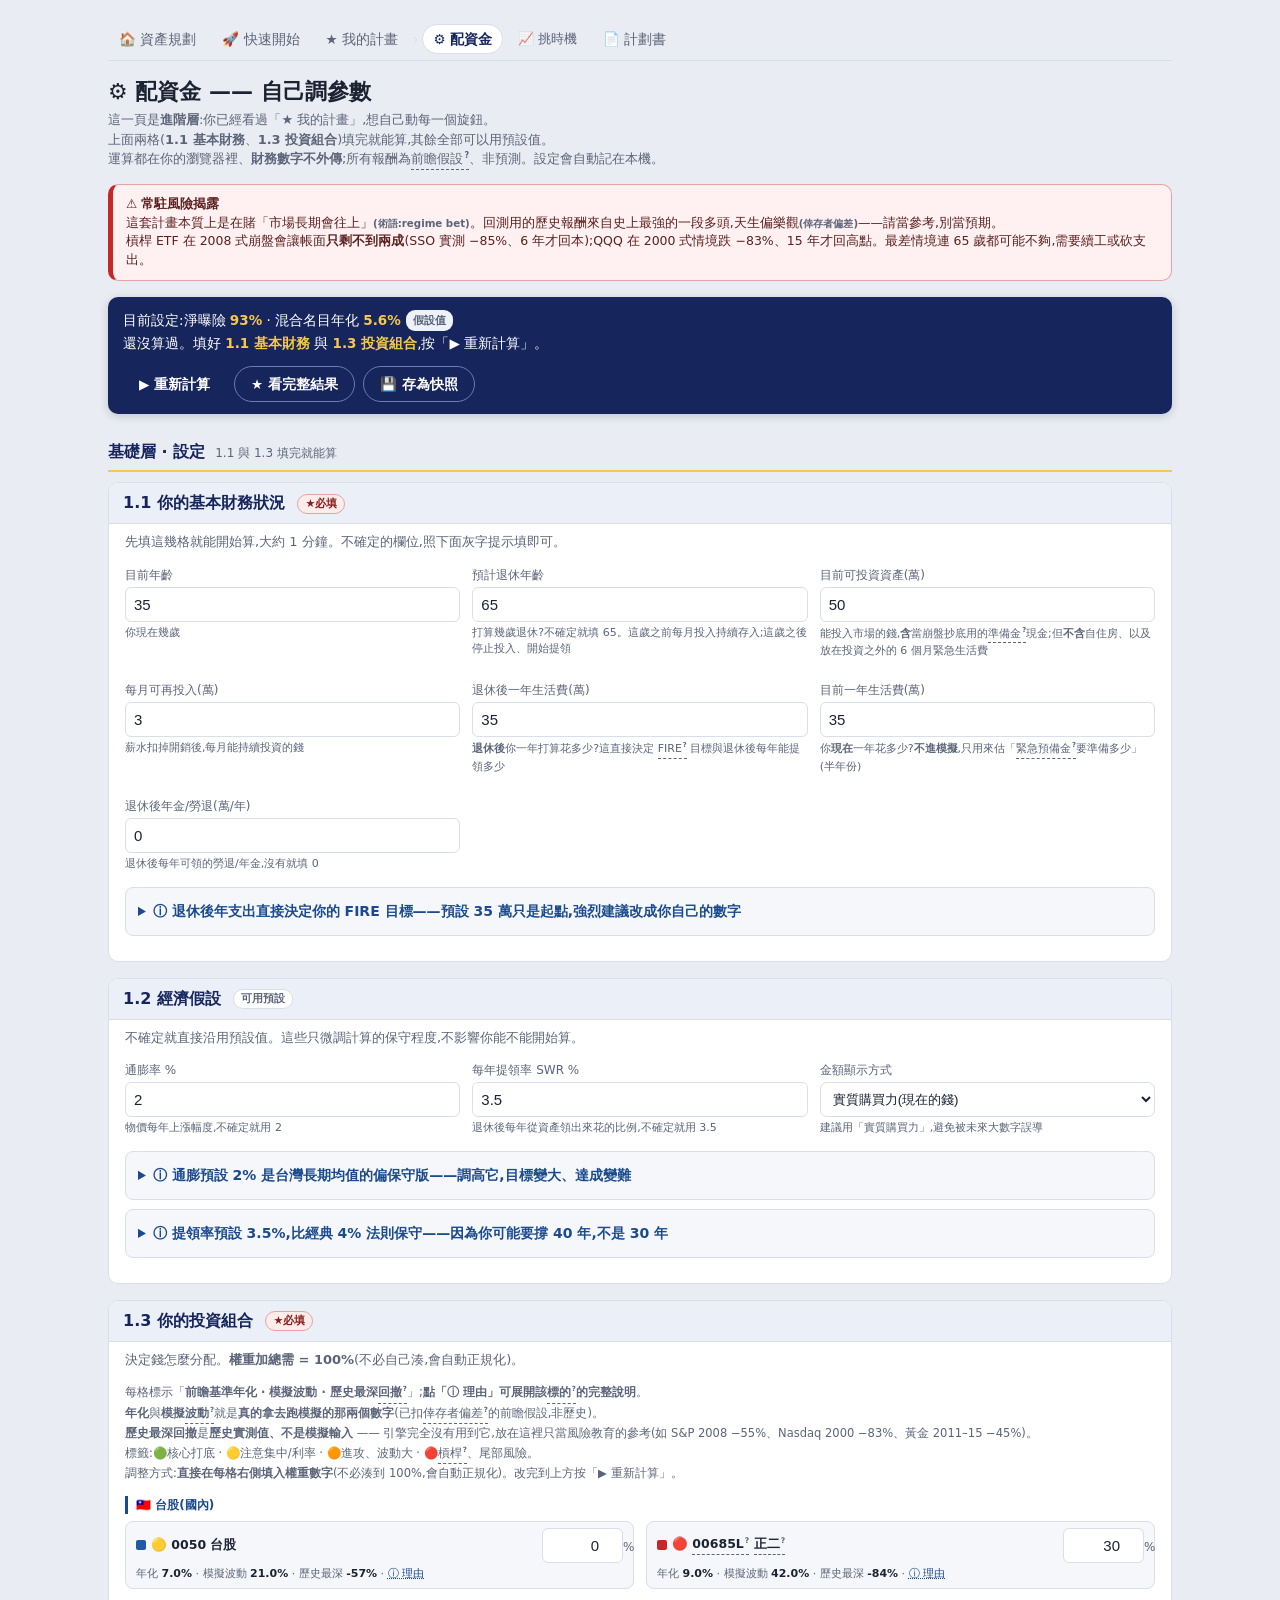
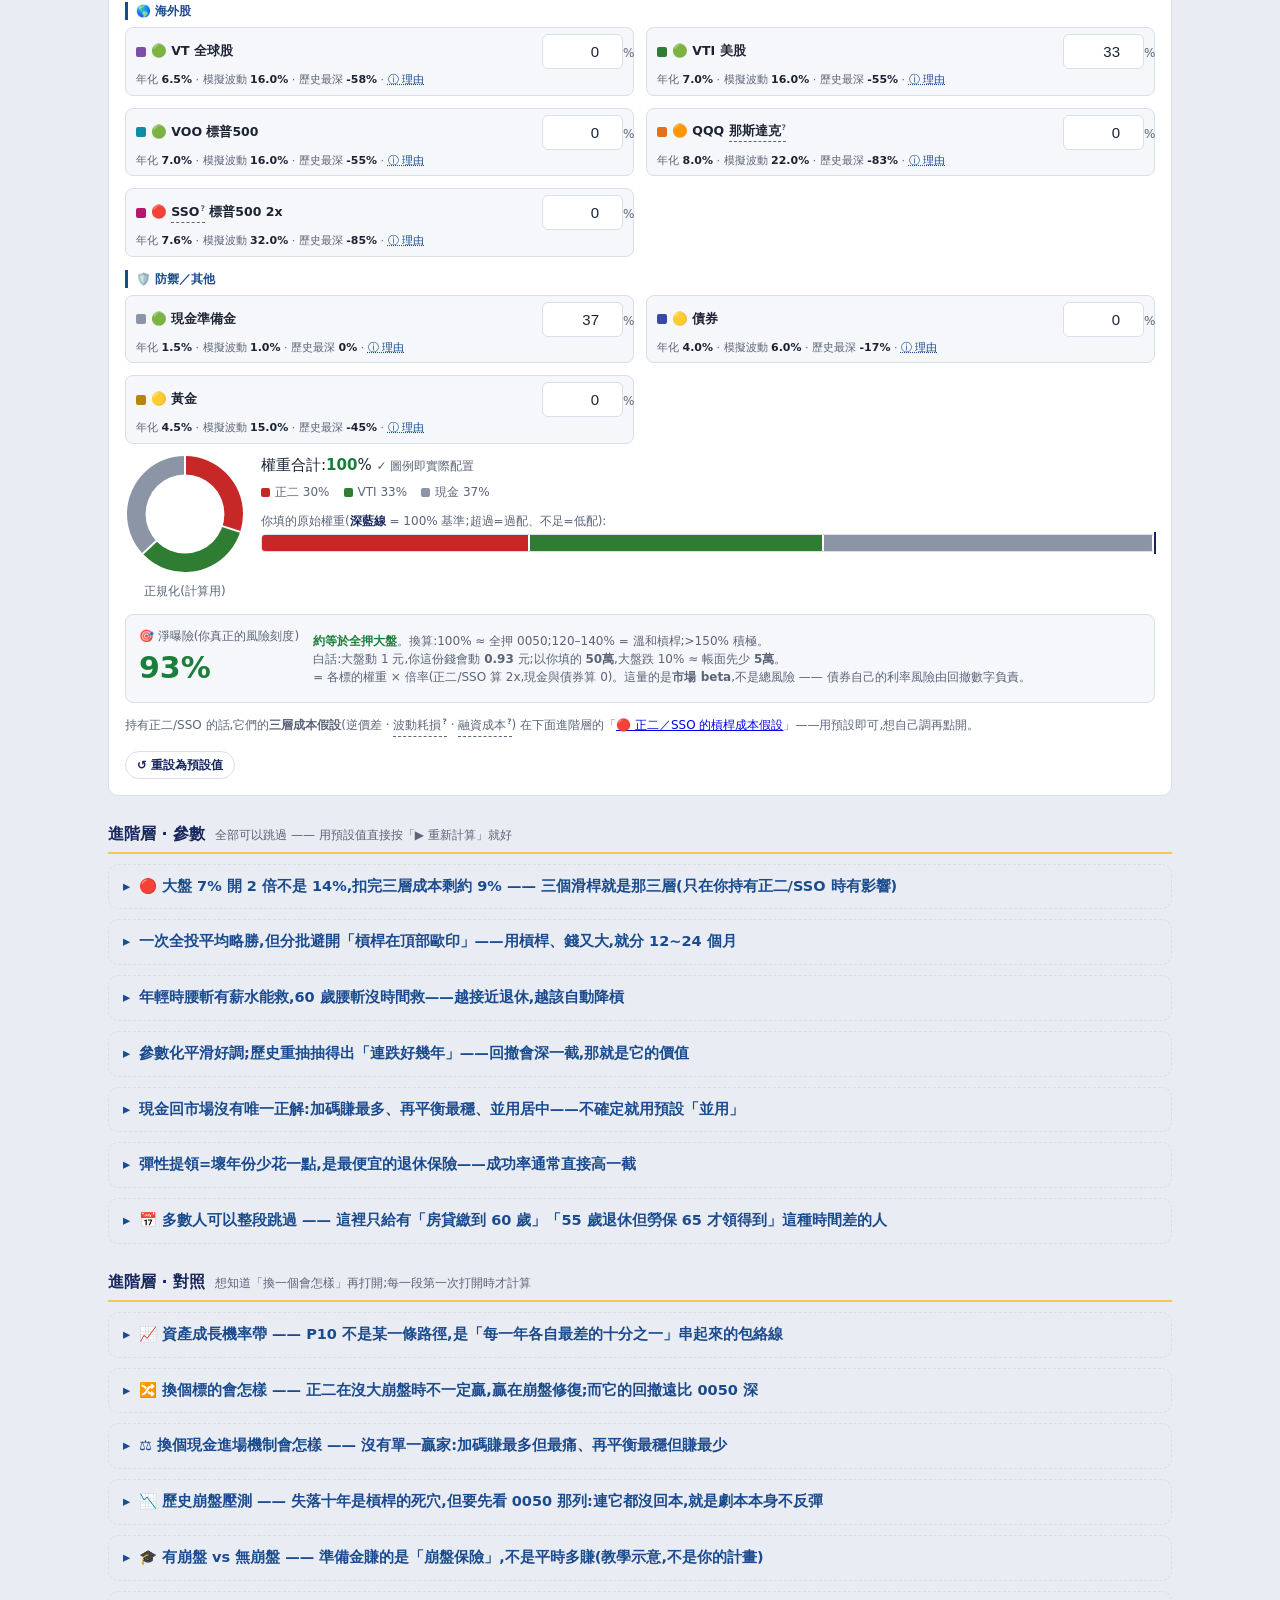
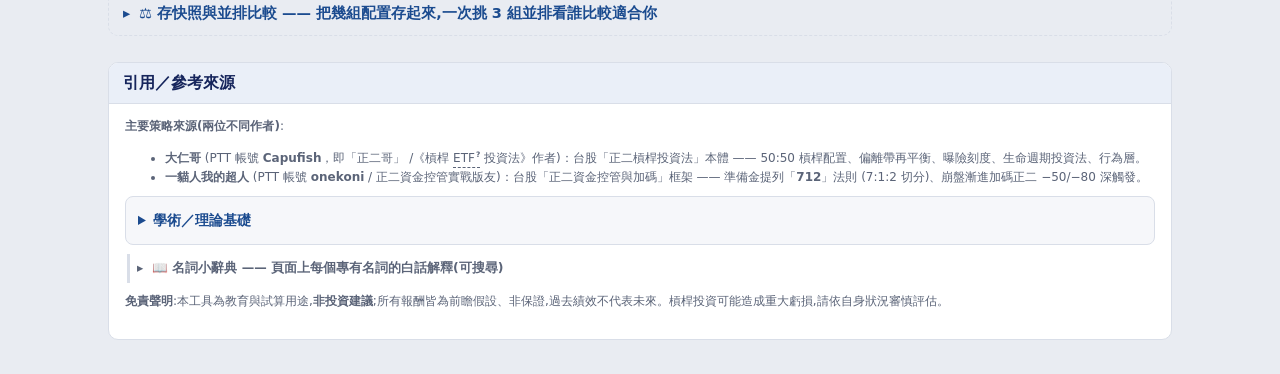
<file: plan/index.html>
<!DOCTYPE html>
<html lang="zh-Hant">
<head>
<meta charset="utf-8" />
<meta name="viewport" content="width=device-width, initial-scale=1" />
<title>Coast FIRE 規劃器</title>
<link rel="stylesheet" href="../assets/ui.css">
<style>
  /* 本頁專屬版面。:root token、body、.wrap、.sitenav、.btn、.term/#gpop、.src、
     details.x、#glossList 全部來自 assets/ui.css(它排在前面,所以這裡永遠贏)。 */
  /* S11:本頁樣式改 mobile-first —— 基準 = 手機(390px 起可用),
     720px 起多欄、820px 起放大字級。斷點約定見 assets/ui.css 頭部。 */
  :root{ --wrap:1100px }
  body{line-height:1.5;font-size:14px}
  @media (min-width:820px){ body{font-size:15px} }
  .wrap{padding:12px}
  @media (min-width:720px){ .wrap{padding:18px} }
  h1{font-size:22px;margin:6px 0 2px}
  h2{font-size:17px;margin:0 0 10px}
  .sub{color:var(--mut);font-size:13px;margin:0 0 14px}
  .panel{background:var(--card);border:1px solid var(--line);border-radius:10px;padding:16px;margin-bottom:16px}
  .panel>h2{margin:-16px -16px 12px;padding:8px 14px;font-size:16px;font-weight:800;color:var(--navy);background:#eaeff8;border-bottom:1px solid var(--line);border-radius:9px 9px 0 0}
  .grid{display:grid;gap:12px}
  .g2,.g3{grid-template-columns:1fr}
  @media(min-width:720px){
    .g2{grid-template-columns:repeat(2,1fr)}
    .g3{grid-template-columns:repeat(3,1fr)}
  }
  label{display:block;font-size:12px;color:var(--mut);margin-bottom:3px}
  input[type=number]{width:100%;padding:8px;background:#fff;border:1px solid var(--line);
    border-radius:6px;color:var(--ink);font-size:15px}
  input:focus-visible,select:focus-visible{outline:2px solid var(--core);outline-offset:1px}
  .field{margin-bottom:10px}
  .row{display:flex;align-items:center;gap:8px}
  .banner{background:#fff1f1;border:1px solid #e7a3a3;border-left:5px solid #c62828;color:#5c2020;border-radius:10px;
    padding:10px 13px;font-size:12.5px;margin-bottom:16px}
  .cards{display:grid;grid-template-columns:1fr;gap:12px}
  @media(min-width:720px){.cards{grid-template-columns:repeat(3,1fr)}}
  .card{background:var(--panel);border:1px solid var(--line);
    border-radius:10px;padding:14px;text-align:center}
  .card .k{font-size:12px;color:var(--mut)}
  .card .v{font-size:30px;font-weight:700;margin:4px 0;color:var(--acc)}
  .card .r{font-size:12px;color:var(--mut)}
  .card.good .v{color:var(--good)} .card.warn .v{color:var(--warn-ink)} .card.bad .v{color:var(--bad)}
  .card .t{font-size:14px;font-weight:700;margin-bottom:6px;color:var(--ink)}
  .chk{display:block;padding:7px 0;font-size:13.5px;line-height:1.5;cursor:pointer}
  .chk input{margin-right:8px;transform:scale(1.15);vertical-align:-1px}
  dl.gloss{margin:8px 0 0}
  dl.gloss dt{font-weight:700;color:var(--acc);margin-top:11px;font-size:13.5px}
  dl.gloss dd{margin:3px 0 0;font-size:13px;color:var(--mut);line-height:1.65}
  /* ── 常駐摘要列(S5)────────────────────────────────────────────
     從「★ 我的計畫」點進來的人,要一眼看出自己還在同一個計畫裡。
     sticky:調參數時捲到哪都看得到「上次算出來是什麼」。 */
  /* 手機不 sticky:摘要列(一行摘要+三顆按鈕+體檢)在 390px 可以吃掉半個畫面,
     黏住等於把表單擠出視野;720px 起才有黏住的本錢。 */
  .sumbar{background:var(--navy);color:#fff;
    border-radius:10px;padding:10px 12px;margin:0 0 16px;box-shadow:0 2px 10px rgba(10,20,50,.18)}
  @media (min-width:720px){ .sumbar{position:sticky;top:0;z-index:30;padding:12px 15px} }
  .sumbar .sumline{font-size:13.5px;line-height:1.75}
  .sumbar .sumline b{color:var(--gold)}
  .sumbar .sumline .stale{color:#ffd9a8;font-weight:700}
  .sumbar .acts{display:flex;gap:8px;flex-wrap:wrap;margin-top:10px;align-items:center}
  .sumbar .btn{font-size:13.5px;padding:7px 16px}
  .sumbar .btn.ghost{background:transparent;color:#fff;border-color:#6b7db5}
  .sumbar .btn.ghost:hover{background:rgba(255,255,255,.1);color:#fff;border-color:#9fb0e0}
  .sumbar .prog{margin:10px 0 0;max-width:none;background:#33437a}
  .advice{margin-top:11px;padding-top:9px;border-top:1px solid #33437a;font-size:12.5px;line-height:1.7;color:#dbe3f6}
  .advice b{color:var(--gold)}
  .advice a{color:#cfe0ff}

  /* ── 兩層之間的分隔標題(S5:6 tab → 基礎層 + 進階層)────────── */
  .layerhead{font-size:16px;color:var(--navy);margin:26px 0 10px;padding-bottom:6px;
    border-bottom:2px solid var(--gold);display:flex;align-items:baseline;gap:10px;flex-wrap:wrap}
  .layerhead .small{font-weight:400}
  /* 進階區塊的分組:錨點 #strategy / #compare 指到這裡 */
  section.advgroup{scroll-margin-top:96px}
  .panel,details.adv{scroll-margin-top:96px}
  #mainChart{width:100%;height:240px;display:block;background:#fff;border:1px solid var(--line);border-radius:8px}
  @media (min-width:720px){ #mainChart{height:360px} }
  /* 進階區的寬表(對照表/壓測表)在窄屏內部橫向捲動,頁面本身不出現水平捲軸 */
  details.adv > .body{overflow-x:auto}
  table{width:100%;border-collapse:collapse;font-size:13px}
  th,td{padding:7px 8px;border-bottom:1px solid var(--line);text-align:right}
  th:first-child,td:first-child{text-align:left}
  /* 歷史崩盤壓測表:「配置」欄標籤(你的配置/純0050 基準)靠左對齊,兩列才會切齊 */
  #scen th:nth-child(2){text-align:left}
  #scen td.cfgcell{text-align:left}
  th{color:var(--mut);font-weight:600}
  table thead th{background:var(--navy);color:#fff;font-weight:700}
  .slider{width:100%}
  input[type=range].slider{accent-color:var(--core)}
  .wt{display:flex;justify-content:space-between;font-size:12px;color:var(--mut)}
  .asset{background:var(--panel2);border:1px solid var(--line);border-radius:8px;padding:6px 10px}
  .asset .top{display:flex;justify-content:space-between;align-items:center;gap:6px}
  .asset .nm{font-size:12.5px;font-weight:600;white-space:nowrap;overflow:hidden;text-overflow:ellipsis;flex:1;min-width:0}
  .asset .top .small{flex:none;white-space:nowrap}
  .numw{width:54px;padding:3px 6px;background:#fff;border:1px solid var(--line);border-radius:6px;color:var(--ink);font-size:14px;text-align:right}
  .ameta{font-size:11px;color:var(--mut);margin-top:3px}
  .ameta b{color:var(--ink)}
  .rolehint{cursor:pointer;color:var(--acc);text-decoration:underline dotted;white-space:nowrap}
  .roletext{display:none;font-size:11.5px;color:var(--muted);margin-top:6px;line-height:1.55;border-top:1px dashed var(--line);padding-top:6px}
  .roletext.show{display:block}
  .catlabel{font-size:12px;font-weight:700;color:var(--core);margin:13px 0 7px;border-left:3px solid var(--acc);padding-left:8px}
  .catlabel.first{margin-top:2px}
  .taglegend{font-size:11.5px;color:var(--mut);margin:0 0 12px;line-height:1.6}
  .levbox{background:var(--panel2);border:1px solid var(--line);border-radius:8px;padding:12px 13px;margin-top:14px}
  .levhead{display:flex;justify-content:space-between;align-items:baseline;font-size:13.5px;font-weight:600;gap:8px}
  .levhead b{font-size:19px;color:var(--warn-ink)}
  .levbox .wt{margin-bottom:3px}
  .pill{display:inline-block;font-size:11px;padding:1px 7px;border-radius:999px;border:1px solid var(--line);color:var(--mut)}
  details{background:var(--panel2);border:1px solid var(--line);border-radius:8px;padding:10px 12px;margin-bottom:9px}
  details>summary{cursor:pointer;font-weight:600;font-size:14px;color:var(--acc)}
  details p,details ul{font-size:13px;color:var(--ink);margin:8px 0}
  .mut{color:var(--mut)} .good{color:var(--down)} .warn{color:var(--warn-ink)} .bad{color:var(--up)}
  .legend{display:flex;flex-wrap:wrap;gap:14px;font-size:12px;color:var(--mut);margin-top:8px}
  .legend i{display:inline-block;width:14px;height:3px;vertical-align:middle;margin-right:5px}
  .totbad{color:var(--up);font-weight:700}
  .small{font-size:12px;color:var(--mut)}
  .stressgrid{display:grid;grid-template-columns:1fr;gap:12px}
  @media(min-width:720px){.stressgrid{grid-template-columns:1fr 1fr}}
  .sbox{background:var(--panel2);border:1px solid var(--line);border-radius:10px;padding:12px}
  .sbox h4{margin:0 0 8px;font-size:14px}
  .bar{height:18px;border-radius:4px;background:#e4e8f0;position:relative;margin:3px 0 9px}
  .bar>span{position:absolute;left:0;top:0;bottom:0;border-radius:4px}
  /* ── 1.5 時間軸現金流 ── */
  .chips{display:flex;flex-wrap:wrap;gap:6px;margin:2px 0 12px}
  .chips button{font:inherit;font-size:12.5px;font-weight:600;padding:4px 11px;cursor:pointer;
    border:1px dashed var(--line);border-radius:999px;background:#fff;color:var(--core)}
  .chips button:hover{border-style:solid;border-color:var(--core);background:var(--panel)}
  .flowrow{display:flex;flex-wrap:wrap;gap:5px;align-items:center;padding:7px 8px;margin:5px 0;
    border:1px solid var(--line);border-radius:9px;background:#fff}
  .flowrow input,.flowrow select{font:inherit;font-size:13px;padding:3px 6px;border:1px solid var(--line);
    border-radius:6px;background:#fff;color:var(--ink);min-width:0}
  .flowrow .fn{flex:1 1 96px;min-width:80px}
  .flowrow .fa{width:66px;text-align:right}
  .flowrow .fg{width:56px}
  .flowrow .fk{width:74px}
  .flowrow .fs,.flowrow .fe{width:78px}
  .flowrow .fv{width:52px;text-align:right}
  .flowrow .x{border:0;background:none;cursor:pointer;color:var(--muted);font-size:15px;padding:2px 5px}
  .flowrow .x:hover{color:var(--warn-ink)}
  .flowrow.inc{border-left:3px solid var(--core)}
  .flowrow.exp{border-left:3px solid var(--res)}
  .flowmore{flex-basis:100%;display:flex;gap:14px;flex-wrap:wrap;font-size:12.5px;color:var(--muted);
    padding:5px 2px 1px;border-top:1px dashed var(--line);margin-top:4px}
  .flowmore label{cursor:pointer}
  .tl{margin:12px 0 4px;font-size:12px}
  .tl .lane{position:relative;height:19px;margin:3px 0;background:var(--panel);border-radius:4px}
  .tl .lane>i{position:absolute;top:0;bottom:0;border-radius:4px;font-style:normal;font-size:11px;
    color:#fff;line-height:19px;padding:0 5px;overflow:hidden;white-space:nowrap}
  .tl .lane>i.inc{background:var(--core)}
  .tl .lane>i.exp{background:var(--res)}
  .tl .lane>i.once{min-width:5px;padding:0}
  .tl .axis{position:relative;height:15px;color:var(--muted)}
  .tl .axis>span{position:absolute;transform:translateX(-50%);font-size:11px}
  .tl .rmark{position:absolute;top:0;bottom:0;width:0;border-left:1px dashed var(--warn)}
  .cta{background:var(--panel2);border:1px solid var(--line);border-radius:10px;padding:20px;text-align:center;margin-top:6px}
  .prog{height:8px;border-radius:5px;background:#e4e8f0;overflow:hidden;margin:14px auto 0;max-width:360px;display:none}
  .prog.show{display:block}
  .prog>span{display:block;height:100%;width:0;background:var(--core);transition:width .2s}
  /* 欄位小字提示(CTA / 該填什麼) */
  .field .hint{font-size:11px;color:var(--mut);margin-top:3px;line-height:1.5}
  /* 暫存 / 比較 */
  .snaplist{display:flex;flex-direction:column;gap:8px}
  .snaplist .empty{color:var(--mut);font-size:13px;padding:10px 0}
  .snap{background:var(--panel2);border:1px solid var(--line);border-radius:8px;padding:9px 12px;
    display:flex;align-items:center;gap:10px;flex-wrap:wrap}
  .snap .nm{font-weight:600;font-size:13.5px;flex:1;min-width:140px;white-space:nowrap;overflow:hidden;text-overflow:ellipsis}
  .snap .meta{font-size:11px;color:var(--mut)}
  .snap .acts{display:flex;gap:5px;flex-wrap:wrap}
  .snap .acts button{background:#fff;border:1px solid var(--line);color:var(--muted);
    border-radius:6px;padding:3px 9px;font-size:12px;cursor:pointer}
  .snap .acts button:hover{color:var(--core);border-color:var(--core)}
  .cmpsel{width:100%;padding:8px;background:#fff;border:1px solid var(--line);border-radius:6px;color:var(--ink)}
  table.cmptbl td.best{color:var(--good);font-weight:700}
  table.cmptbl td.worst{color:var(--bad);font-weight:700}
  table.cmptbl td:first-child{color:var(--mut);font-weight:600}
  table.cmptbl tr.grp td{color:var(--core);font-weight:700;background:#eaeff8;text-align:left}
  /* (範本卡與台股 vs 美股比較表的 CSS 隨 tab0 一起刪除 ——
      範本卡的唯一的家是「★ 我的計畫」❷、市場比較表是「🚀 快速開始」第 9 題。) */
  /* 區塊徽章:必填/選填 */
  .pill.must{color:#8a1c1c;border-color:#e7a3a3;background:#fdecea}
  .pill.opt{color:var(--muted);border-color:var(--line);background:#fff}
  h2 .pill{font-size:11px;font-weight:600;vertical-align:middle;margin-left:7px}
  /* 進階展開器一律用 assets/ui.css 的 details.adv + .body —— 全站只有一種。
     (S5 前這裡另有一個 details.advbox,是「一個大盒子塞 5 組」的舊寫法;
      IA §5.5 要求拆成獨立展開器,所以整批換掉,那份 CSS 也跟著刪。)
     .adv 的收合狀態由 assets/shell.js 記進 ap_state_v2.ui.adv —— 只記有 id 的。 */
  details.adv > .body > .catlabel:first-child{margin-top:2px}
  /* 全域可讀性:展開卡/清單行距放鬆,避免文字牆 */
  details p{line-height:1.72;margin:8px 0}
  details li{line-height:1.7;margin-bottom:5px}
  details summary{cursor:pointer;padding:3px 0}
  .taglegend{line-height:1.7}
  p.small{line-height:1.7}
  /* 風險卡與重點框 */
  .rcard{border:1px solid #e7a3a3;border-left:5px solid #c62828;border-radius:8px;
    background:#fff8f8;padding:11px 13px;margin-bottom:10px}
  .rcard:last-child{margin-bottom:0}
  .rcard .rh{font-size:15px;font-weight:800;color:#8f1d1d;margin-bottom:5px;line-height:1.55}
  .rcard .rp{font-size:13.5px;line-height:1.85;color:#4a3030;margin:0 0 7px}
  .rcard .rp:last-child{margin-bottom:0}
  .rcard .rp b{color:#8f1d1d}
  .keyn{display:block;background:#fff;border:1px solid #e7c3c3;border-radius:7px;
    padding:8px 11px;margin:7px 0;font-size:13.5px;font-weight:700;color:#7a1515;line-height:1.75}
  .tblnote{margin-top:8px;font-size:12.5px;color:var(--muted);font-weight:600}
</style>
</head>
<body>
<div class="wrap">
  <nav id="apNav"></nav>
  <h1>⚙ 配資金 —— 自己調參數</h1>
  <p class="sub">
    這一頁是<b>進階層</b>:你已經看過「★ 我的計畫」,想自己動每一個旋鈕。<br>
    上面兩格(<b>1.1 基本財務</b>、<b>1.3 投資組合</b>)填完就能算,其餘全部可以用預設值。<br>
    運算都在你的瀏覽器裡、<b>財務數字不外傳</b>;所有報酬為前瞻假設、非預測。設定會自動記在本機。
  </p>

  <div class="banner">
    ⚠️ <b>常駐風險揭露</b><br>
    這套計畫本質上是在賭「市場長期會往上」<span class="jargon">(術語:regime bet)</span>。回測用的歷史報酬來自史上最強的一段多頭,天生偏樂觀<span class="jargon">(倖存者偏差)</span>——請當參考,別當預期。<br>
    槓桿 ETF 在 2008 式崩盤會讓帳面<b>只剩不到兩成</b>(SSO 實測 −85%、6 年才回本);QQQ 在 2000 式情境跌 −83%、15 年才回高點。最差情境連 65 歲都可能不夠,需要續工或砍支出。
  </div>

  <div id="migNote" class="termhint" style="display:none;margin:0 0 12px"></div>

  <!-- ══ 常駐摘要(S5:6 tab → 兩層之後,這是唯一永遠看得到的結果)══════
       docs/IA.md §5.5:「從 /plan-result/ 點進來時,這一行讓他知道自己還在同一個計畫裡」。
       完整的結果(里程碑、把握度、最壞會有多壞)在「★ 我的計畫」,這裡刻意只留一行摘要
       —— 兩頁各印一次同一組數字,就是改版前「不像同一個網站」的來源之一。 -->
  <div class="sumbar" id="sumbar">
    <div class="sumline" id="sumText">讀取中…</div>
    <div class="acts">
      <button class="btn" id="startBtn" type="button">▶ 重新計算</button>
      <a class="btn ghost" href="../plan-result/">★ 看完整結果</a>
      <button class="btn ghost" id="snapSaveBtn2" type="button">💾 存為快照</button>
    </div>
    <div class="prog" id="coreProg"><span></span></div>
    <div id="adviceBox" class="advice" style="display:none"></div>
  </div>

  <h2 class="layerhead">基礎層 · 設定 <span class="small mut">1.1 與 1.3 填完就能算</span></h2>

  <div class="panel" id="basics">
    <h2>1.1 你的基本財務狀況 <span class="pill must">★必填</span></h2>
    <p class="sub" style="margin-top:-4px">先填這幾格就能開始算,大約 1 分鐘。不確定的欄位,照下面灰字提示填即可。</p>
    <div class="grid g3">
      <div class="field"><label>目前年齡</label><input type="number" id="age" value="35"><div class="hint">你現在幾歲</div></div>
      <div class="field"><label>預計退休年齡</label><input type="number" id="retire" value="65"><div class="hint">打算幾歲退休?不確定就填 65。這歲之前每月投入持續存入;這歲之後停止投入、開始提領</div></div>
      <div class="field"><label>目前可投資資產(萬)</label><input type="number" id="net" value="50"><div class="hint">能投入市場的錢,<b>含</b>當崩盤抄底用的準備金現金;但<b>不含</b>自住房、以及放在投資之外的 6 個月緊急生活費</div></div>
      <div class="field"><label>每月可再投入(萬)</label><input type="number" id="mon" value="1" step="0.1"><div class="hint">薪水扣掉開銷後,每月能持續投資的錢</div></div>
      <!-- S9:這一格原本標「目前一年生活費」,但它**只在退休後生效** ——
           buildFlowSchedule 把它排成 s:'ret' → e:'max' 的「基本生活費」,
           還決定 withdraw 與 fireNum。同一頁 1.5 的說明本來就寫著
           「退休後的生活費則是 1.1 的『年支出』」,是欄位標籤在說謊。 -->
      <div class="field"><label>退休後一年生活費(萬)</label><input type="number" id="exp" value="35"><div class="hint"><b>退休後</b>你一年打算花多少?這直接決定 FIRE 目標與退休後每年能提領多少</div></div>
      <div class="field"><label>目前一年生活費(萬)</label><input type="number" id="spendNow" value="35"><div class="hint">你<b>現在</b>一年花多少?<b>不進模擬</b>,只用來估「緊急預備金要準備多少」(半年份)</div></div>
      <div class="field"><label>退休後年金/勞退(萬/年)</label><input type="number" id="pension" value="0"><div class="hint">退休後每年可領的勞退/年金,沒有就填 0</div></div>
    </div>
    <details style="margin-top:4px">
      <summary>ⓘ 退休後年支出直接決定你的 FIRE 目標——預設 35 萬只是起點,強烈建議改成你自己的數字</summary>
      <p>預設 <b>35 萬/年(約 2.9 萬/月)</b>,參考<b>主計總處 113 年(2024)家庭收支調查</b>:臺中市平均每戶消費支出 97.3 萬/年 ÷ 每戶 2.82 人 ≈ <b>每人每月 2.87 萬 ≈ 全年 34.5 萬</b>,取整 35 萬。各地差很多:<b>全國平均略低</b>、<b>臺北市最高(每人每月約 3.5 萬、≈ 全年 42 萬)</b>、非六都通常更低。</p>
      <p><b>強烈建議改成「你自己的」年支出</b>——FIRE 算的是<b>你想要的退休生活水準</b>,不是平均值。它直接決定你的 FIRE 目標金額(= 年支出 ÷ 提領率)。</p>
      <p class="mut"><b>跟現在會一樣嗎?</b>不一定:退休族通常比工作時<b>少花約一兩成</b>(房貸繳清、通勤/治裝減少),但<b>晚年醫療、長照可能回升</b>。本工具把退休支出當「實質固定」,屬<b>偏保守</b>的假設(寧可抓多、別抓少)。走「🚀 快速開始」的人在第 2 題就會被問一次,並可以用快捷鈕直接套 −20%／−30%。</p>
      <p class="mut"><b>那「目前一年生活費」那一格呢?</b>它<b>完全不進模擬</b>,只有「計劃書」拿它算緊急預備金建議(半年份)。緊急預備金要蓋的是<b>你現在</b>的開銷,不是退休後的預算 —— 所以兩格分開。</p>
    </details>
  </div>

  <!-- 1.2 經濟假設 -->
  <div class="panel" id="economy">
    <h2>1.2 經濟假設 <span class="pill opt">可用預設</span></h2>
    <p class="sub" style="margin-top:-4px">不確定就直接沿用預設值。這些只微調計算的保守程度,不影響你能不能開始算。</p>
    <div class="grid g3">
      <div class="field"><label>通膨率 %</label><input type="number" id="infl" value="2" step="0.1"><div class="hint">物價每年上漲幅度,不確定就用 2</div></div>
      <div class="field"><label>每年提領率 SWR %</label><input type="number" id="swr" value="3.5" step="0.1"><div class="hint">退休後每年從資產領出來花的比例,不確定就用 3.5</div></div>
      <div class="field"><label>金額顯示方式</label>
        <select id="dispmode" style="width:100%;padding:8px;background:#fff;border:1px solid var(--line);border-radius:7px;color:var(--ink)">
          <option value="real" selected>實質購買力(現在的錢)</option>
          <option value="nom">名目金額(未來的數字)</option>
        </select>
        <div class="hint">建議用「實質購買力」,避免被未來大數字誤導</div>
      </div>
    </div>
    <details style="margin-top:4px">
      <summary>ⓘ 通膨預設 2% 是台灣長期均值的偏保守版——調高它,目標變大、達成變難</summary>
      <p>通膨讓「同樣的錢」未來買得更少。工具預設用<b>實質購買力(現在的錢)</b>顯示,就是把未來金額用通膨還原,避免被名目大數字騙。</p>
      <ul>
        <li><b>2%</b>:台灣長期 CPI 約 1–2%,取 2% 偏保守。</li>
        <li>調高(如 3%)→ 目標金額變大、達成變難(更保守);調低 → 反之。</li>
        <li>它也會從報酬裡扣:你的<b>實質報酬 ≈ 名目報酬 − 通膨</b>。</li>
      </ul>
    </details>
    <details style="margin-top:4px">
      <summary>ⓘ 提領率預設 3.5%,比經典 4% 法則保守——因為你可能要撐 40 年,不是 30 年</summary>
      <p><b>SWR = 退休後每年可從本金提領的比例</b>(逐年隨通膨調整)。本工具用它反推目標:<b>FIRE 數字 = 年支出 ÷ SWR</b>。</p>
      <ul>
        <li><b>4% 法則(Bengen 1994 / Trinity Study 1998)</b>:用美股歷史測「提初始本金 4%、逐年加通膨、撐 30 年」,幾乎不會破產 → FIRE 數字 = 年支出 ×25。</li>
        <li><b>為什麼預設較保守的 3.5%(×28.6)</b>:① 前瞻報酬比 20 世紀低、現在估值偏高;② 提早退休年限可能 40–50 年(比 30 年更嚴苛);③ 組合有槓桿、序列風險更大。學界(Morningstar、Pfau、Early Retirement Now)在這些條件下多落在 3.3–3.5%。</li>
        <li><b>怎麼調</b>:確定 65 歲才退、且能彈性縮支出 → 可拉到 4%;想更安心 / 早退 / 長壽 → 3.0–3.25%。</li>
      </ul>
      <p class="mut">前提:這假設「提領僵硬」(不管市場好壞都固定提)。若你願意壞年份少花一點,實際能撐更高的提領率。它是機率,不是保證。</p>
    </details>
  </div>

  <!-- 1.3 投組 -->
  <div class="panel" id="portfolio">
    <h2>1.3 你的投資組合 <span class="pill must">★必填</span></h2>
    <p class="sub" style="margin-top:-4px">決定錢怎麼分配。<b>權重加總需 = 100%</b>(不必自己湊,會自動正規化)。</p>
    <!-- 差異 C4(S5 落地):改版前這一格顯示的是 ASSET_META 的「歷史實測波動」,
         但拿去模擬的是 assetDefs().sigma —— SSO 顯示 38%、實際用 32%,差 6 個百分點,
         而畫面上沒有任何地方說這件事,讀者會以為他看到的就是拿去算的。
         現在顯示的一律是**模擬用的 sigma**;歷史最大回撤保留為獨立欄位並標明它沒有進引擎。 -->
    <p class="taglegend">每格標示「<b>前瞻基準年化 · 模擬波動 · 歷史最深回撤</b>」;<b>點「ⓘ 理由」可展開該標的的完整說明</b>。<br>
    <b>年化</b>與<b>模擬波動</b>就是<b>真的拿去跑模擬的那兩個數字</b>(已扣倖存者偏差的前瞻假設,非歷史)。<br>
    <b>歷史最深回撤</b>是<b>歷史實測值、不是模擬輸入</b> —— 引擎完全沒有用到它,放在這裡只當風險教育的參考(如 S&P 2008 −55%、Nasdaq 2000 −83%、黃金 2011–15 −45%)。<br>
    標籤:🟢核心打底 · 🟡注意集中/利率 · 🟠進攻、波動大 · 🔴槓桿、尾部風險。<br>
    調整方式:<b>直接在每格右側填入權重數字</b>(不必湊到 100%,會自動正規化)。改完到上方按「▶ 重新計算」。</p>
    <div id="weights"></div>
    <div class="row" style="margin-top:10px;align-items:flex-start;gap:16px;flex-wrap:wrap">
      <div style="text-align:center;flex:none">
        <canvas id="pieChart" style="width:118px;height:118px;background:transparent;border-radius:0"></canvas>
        <div class="small mut" style="margin-top:2px">正規化(計算用)</div>
      </div>
      <div style="flex:1;min-width:200px">
        <div>權重合計:<b id="wsum">0</b>% <span class="small" id="wnote"></span></div>
        <div id="pieLegend" class="small" style="margin-top:7px;display:flex;flex-wrap:wrap;gap:5px 14px"></div>
        <div class="small mut" style="margin:11px 0 4px">你填的原始權重(<span style="color:var(--navy);font-weight:700">深藍線</span> = 100% 基準;超過=過配、不足=低配):</div>
        <div id="rawBar" style="position:relative;height:18px;background:#eef1f6;border:1px solid var(--line);border-radius:4px"></div>
      </div>
    </div>
    <div id="netExpBox" class="levbox" style="display:flex;align-items:center;gap:14px;flex-wrap:wrap"></div>
    <p class="small mut" style="margin-top:12px">持有正二/SSO 的話,它們的<b>三層成本假設</b>(逆價差 · 波動耗損 · 融資成本)
      在下面進階層的「<a href="#leverage">🔴 正二／SSO 的槓桿成本假設</a>」——用預設即可,想自己調再點開。</p>
    <div class="row" style="margin-top:14px">
      <button class="btn ghost" id="resetBtn" type="button" style="padding:4px 11px;font-size:12px">↺ 重設為預設值</button>
      <span class="small mut" id="status"></span>
    </div>
  </div>

  <!-- ══ 進階層 · 參數 ══════════════════════════════════════════════════
       docs/IA.md §5.5:6 個 tab → 「常駐摘要 + 基礎層 + 進階層」。
       進階層**全部預設收合**,而且是 13 個獨立展開器 —— 改版前是「一個大 advbox
       裡面塞 5 組」,展開後還是一面牆,等於沒有分層。
       每個 <summary> 都寫成**結論句**(docs/IA.md §3.4):收合狀態下它是唯一可見的
       文字,寫成「進階設定」這種標籤等於把內容刪掉。
       收合狀態由 assets/shell.js 記進 ap_state_v2.ui.adv(只記有 id 的)。 -->
  <h2 class="layerhead">進階層 · 參數
    <span class="small mut">全部可以跳過 —— 用預設值直接按「▶ 重新計算」就好</span></h2>

  <details class="adv" id="leverage">
    <summary>🔴 大盤 7% 開 2 倍不是 14%,扣完三層成本剩約 9% —— 三個滑桿就是那三層(只在你持有正二/SSO 時有影響)</summary>
    <div class="body">
      <div class="small" id="l2formula" style="margin:0 0 2px"></div>
      <div class="small" id="ssoformula" style="margin:0 0 11px"></div>
      <div class="grid g3" style="gap:13px">
        <div>
          <div class="wt"><span>逆價差(正二,−%/年)</span><span><b id="carryv">3.0</b>%</span></div>
          <input type="range" class="slider" id="carry" min="-1" max="5" step="0.5" value="3">
        </div>
        <div>
          <div class="wt"><span>波動耗損(共用,−%/年)</span><span><b id="voldragv">1.5</b>%</span></div>
          <input type="range" class="slider" id="voldrag" min="0" max="4.5" step="0.5" value="1.5">
        </div>
        <div>
          <div class="wt"><span>融資成本(SSO,−%/年)</span><span><b id="ssofinv">4.0</b>%</span></div>
          <input type="range" class="slider" id="ssofin" min="0" max="5" step="0.5" value="4">
        </div>
      </div>
      <div class="small" style="margin-top:9px;display:flex;align-items:center;gap:8px;flex-wrap:wrap">
        <button class="btn ghost" id="reloadCarry" type="button" style="padding:3px 9px;font-size:12px">↻ 重新量一次</button>
        <span id="carryInfo" class="mut"></span>
      </div>
      <details style="margin-top:9px">
        <summary>ⓘ 三個滑桿=槓桿的三層成本;預設值就是「對齊現況」,不確定就別動</summary>
        <p><b>正二 = 2×大盤(7%) − 波動耗損 − 內扣(0.48%) − 逆價差;SSO = 2×標普500(7%) − 波動耗損 − 內扣(0.89%) − 融資成本。</b></p>
        <p><b>① 逆價差</b>:台股正二是用<b>台指期</b>做出兩倍的,期貨每個月要換到下一個月的合約。
          下個月比較便宜(逆價差)= 打折續約,對長期持有的人是<b>順風</b>;下個月比較貴 = 倒扣你錢,是<b>逆風</b>。
          <b>滑桿上的正負是方向,不是加減</b>:「+3%」= 每年約 3 個百分點的逆風。
          <br><b>預設 +3%,理由:</b>它是拉長看的中間值,而且九階風險階梯的年化就是照這個值算出來的
          —— 兩邊用同一個數字,你在「★ 我的計畫」和這一頁才不會看到兩種年化。
          旁邊的「實測」按鈕會去量最近的實際值給你對照,<b>但不會自己把滑桿改掉</b>。
          <br><b>它真的會變:</b>2015–2021 是順風(等於免費槓桿),2022 之後反轉成逆風。
          不過拉到 00685L 掛牌至今 9.3 年的全期,量到的所有成本合計只有
          <b>0.15%/年</b><span class="src fixed">實測</span> —— 一來一往幾乎打平。
          真的想自己判斷:搜「台指期 逆價差」,折價大 → 往左拉,折價消失或變溢價 → 往右拉。</p>
        <p><b>② 波動耗損(正二/SSO 共用)</b>:每日重設 2× 槓桿穿越波動的複利損失。理論 σ²≈4.4%(假設天天洗),但實測 0050 vs 完美2x(2016–26)<b>全期實際只 −0.6%</b>(強趨勢年甚至負的,只有盤整年 2018 接近理論)。故預設折衷 <b>1.5%</b>。怕失落十年式盤整 → 拉 3–4%;信續強趨勢 → 拉 0。<b>註:這是共用值——實測台股 0050 近10年≈0%;S&P500 的實測耗損也不大(強趨勢年甚至為負),但你若擔心進入長期盤整,可把此值上調。</b></p>
        <p><b>③ 融資成本(SSO 專用)</b>:美股 2x 靠 SWAP 借錢開槓桿,對借的部分付利息 <b>≈ 美元短率</b>。<b>台股正二沒有這項</b>(它的對應物是逆價差),所以兩者分開算。2010–21 零利率時 ≈ 0;現在短率 ~4.3% → 拖累約 4%。預設 <b>+4%</b>(對齊現況);利率走低 → 往左,利率走高 → 往右。姊妹專案 2x 實測:SSO 全期成本 ≈「0.89% 內扣 + 美元短率 + 0.46%」,12 年內誤差最大只有 0.84 個百分點——降息就會便宜回來。</p>
      </details>
      <!-- ↓ 原 tab4 觀念卡 ①②:它們解釋的就是上面這三個滑桿,搬過來當「▸ 為什麼」
           (docs/IA.md §5.5 觀念卡拆散對照表)。 -->
      <details style="margin-top:4px">
        <summary>📌 大盤 7% 開 2 倍不是 14%,扣完三層成本剩約 9%——「2 倍」是倍率,不是報酬保證</summary>
        <p>直覺以為「正二 = 0050 × 2」,但那只在<b>單邊上漲</b>成立。長期年化要扣三層:</p>
        <ul>
          <li><b>① 波動耗損 ≈ σ²(理論約 −4.4%/年)</b>:每日重設槓桿,漲跌來回會破洞,波動越大破越凶。</li>
          <li><b>② 內扣費用(00685L 是 −0.48%/年)</b>,每天直接從淨值裡扣,你收不到帳單。</li>
          <li><b>③ 逆價差(2015–2021 是順風,2022 之後反轉成逆風;本頁預設抓 −3%/年)</b>。</li>
        </ul>
        <p>結果:7% 的大盤開 2 倍,前瞻基準<b class="warn">不是 14%,是 9% 上下</b>(用本頁預設值算)。
          <b>「2 倍」是倍率,不是報酬保證</b> —— 曝險加倍,期望報酬只多三成左右。上面三個滑桿就是讓你自己決定這三層各扣多少。</p>
      </details>
      <details style="margin-top:4px">
        <summary>📌 噴出月看到 1.9 倍很爽,盤整年只剩 0.06 倍——用單月推長期,就是倖存者偏差</summary>
        <p>近一個月 0050 +11.7%、正二 +22.3%(≈1.9 倍)——沒錯,單邊噴出時槓桿就是這樣。</p>
        <p>但看會回檔的真實市場:<b>2021–2022 盤整,0050 +3.3%,正二只有 +0.2%(0.06 倍!)</b><span class="src fixed">回測值</span>。漲的月份多賺、跌與盤整的月份被耗損吃光 → 沉澱到年化 ~5%。用一個噴出的月份推斷長期,就是倖存者偏差。</p>
      </details>
    </div>
  </details>

  <!-- 錨點 #strategy(docs/IA.md §6.3):這一組是「分批 / 降槓 / 模擬 / 機制 / 提領」。
       群組本身不是 <details>,所以深連結進來時由頁尾的 jump() 負責展開第一個展開器。 -->
  <section class="advgroup" id="strategy">
  <details class="adv" id="adv-dca">
    <summary>一次全投平均略勝,但分批避開「槓桿在頂部歐印」——用槓桿、錢又大,就分 12~24 個月</summary>
    <div class="body">
        <div class="grid g3">
          <div class="field"><label>分批進場月數</label><input type="number" id="dcaMonths" value="0" min="0" max="120" step="1"><div class="hint">把現有資產分幾個月慢慢投?怕買在高點才需要,不確定就填 0(一次投完)。例如 24 = 分 24 個月、每月一筆,會直接改變模擬。</div></div>
        </div>
        <details style="margin-top:4px">
          <summary>ⓘ 一次全投平均略勝,但分批避開「槓桿在頂部歐印」——用槓桿、錢又大,就分 12~24 個月</summary>
          <p><b>分批進場 = 把一大筆錢分成數個月、每月陸續投入,而不是一次全壓。</b>它防的是「<b>買在高點、然後馬上崩</b>」這個進場時機風險。</p>
          <p><b>誠實的取捨(本工具實測):</b></p>
          <ul>
            <li><b>長期(30 年退休終值):一筆全投平均略勝</b>——市場長期向上,越早投賺越多;分批等於手裡留現金、有機會成本。</li>
            <li><b>但「進場頭 3 年的最大回撤」分批較淺</b>(實測中位 23%→19%、壞情境 40%→34%,看圖下方讀數)。它保護的是「剛進場就重傷、心態崩掉、提前出場」的短期風險。</li>
          </ul>
          <p><b>該設幾個月:</b>① 市場屢創新高、估值貴;② 你「怕買高」;③ <b>你用槓桿(正二/SSO)</b>——歐印槓桿在頂部 = −84% 回撤,最該分批;④ 大資金、無法靠每月薪水攤平。符合越多 → 設越久(12~24 月)。反之(年輕、小資金、純定投、不開槓桿)→ 設 0 月一次全投反而較好。</p>
          <p class="mut"><b>別跟準備金搞混</b>:準備金(現金部位)全程保留、只在崩盤觸發時抄底;分批管「核心怎麼進場」、準備金管「崩盤怎麼加碼」,兩個是不同工具、一起用。</p>
        </details>

    </div>
  </details>

  <details class="adv" id="adv-glide">
    <summary>年輕時腰斬有薪水能救,60 歲腰斬沒時間救——越接近退休,越該自動降槓</summary>
    <div class="body">
        <div class="grid g3">
          <div class="field"><label>隨年齡自動降低槓桿</label>
            <select id="glide" style="width:100%;padding:8px;background:#fff;border:1px solid var(--line);border-radius:7px;color:var(--ink)">
              <option value="0" selected>關閉(全程維持目標曝險)</option>
              <option value="1">啟用(隨齡自動降槓)</option>
            </select>
            <div class="hint">年紀越大越保守、自動把槓桿換成債券。不確定就保持「關閉」</div>
          </div>
          <div class="field"><label>從幾歲開始降槓</label><input type="number" id="glideStart" value="45" min="30" max="70" step="1"><div class="hint">啟用後才有作用,常見設 45~50。退休前約降到一半曝險,會直接改變模擬。</div></div>
        </div>
        <details style="margin-top:4px">
          <summary>ⓘ 年輕時腰斬有薪水能救,60 歲腰斬沒時間救——越接近退休,越該自動降槓</summary>
          <p><b>生命週期投資法</b>(Ayres-Nalebuff):年輕時部位小、就算腰斬也是小錢、又有幾十年薪水能補 → 可以多開槓桿;<b>年紀越大、部位越大、能補的薪水越少 → 應該逐步降槓守成</b>,把賺到的果實保住。</p>
          <p><b>它解決的問題</b>:你 35 歲腰斬是「300 萬變 150 萬」、還有 25 年薪水能補;但 60 歲腰斬是「2000 萬變 1000 萬」、而且<b>沒時間也沒金流補回來了</b>。這叫「退休前夕碰崩盤」風險,是會打爛整個退休計畫的存在性風險。</p>
          <p><b>工具怎麼做</b>:啟用後,從你設的年齡(預設 45)開始,<b>每年自動把一點正二/SSO 賣掉、換成債券</b>,到退休前把槓桿降約 70%(以本頁的預設配置實跑:起始淨曝險 <b>93%</b> → 退休前 <b>51%</b>;你自己改過權重的話,上方「淨曝險」那個大數字就是你的起始值)。效果會反映在模擬的<b>較淺回撤、較好的壞情境</b>上(上方「淨曝險」顯示的是起始值)。</p>
          <p class="mut"><b>該開嗎</b>:想退休前更安穩、怕臨退休碰崩盤 → 開。年輕、還想衝、距退休很遠 → 可先關著,過幾年再開。預設關閉,基準投影不變。</p>
        </details>

    </div>
  </details>

  <details class="adv" id="adv-engine">
    <summary>參數化平滑好調;歷史重抽抽得出「連跌好幾年」——回撤會深一截,那就是它的價值</summary>
    <div class="body">
        <div class="grid g3">
          <div class="field"><label>模擬方式</label>
            <select id="engine" style="width:100%;padding:8px;background:#fff;border:1px solid var(--line);border-radius:7px;color:var(--ink)">
              <option value="param" selected>參數化抽樣(預設,平滑)</option>
              <option value="hist">歷史重抽 block-bootstrap(真實序列)</option>
            </select>
            <div class="hint">「參數化」平順好調;「歷史重抽」用真實崩盤更嚴苛、更接近真相。不確定就用預設(只影響 2.2 機率帶圖)。</div>
          </div>
        </div>
        <details style="margin-top:4px">
          <summary>ⓘ 參數化平滑好調;歷史重抽抽得出「連跌好幾年」——回撤會深一截,那就是它的價值</summary>
          <p><b>參數化抽樣(預設)</b>:用常態+肥尾隨機抽每月報酬。優點:你能<b>自由設定</b>各標的年化/波動、曲線平順、速度快。缺點:<b>各月獨立(iid)、沒有序列記憶</b>——抽不出「連跌四年」「失落十年」這種真實逆境,會<b>系統性高估槓桿的安全性</b>。</p>
          <p><b>歷史重抽(block-bootstrap)</b>:從<b>美股+美債 1928–2024 真實年報酬</b>中,一次抽一段<b>連續 4–12 年</b>串接成你的年限,所有標的用<b>同一段歷史年份</b>對齊。這樣就保留了<b>動能、均值回歸、失落十年、以及崩盤時相關性一起飆高</b>等真實結構。</p>
          <p><b>實測差很大</b>:同一個「正二30/VTI33/現金37」,歷史模式的<b>回撤中位 58%→74%、退休成功率 82%→67%</b>——因為真實歷史有 1929–32(−80% 實質)、1970s 停滯、2000–09 失落十年這些 iid 抽不出來的多年序列,槓桿在這些序列裡會被狠咬。<b>這個落差,正是這個功能的價值。</b></p>
          <p class="mut"><b>誠實限制</b>:① 台股 / QQQ 等以<b>美股史代理</b>其序列形狀(台股長期可靠資料不易取得);② <b>年內崩盤被抹平</b>(COVID 兩個月 −34% 會變成一整年);③ 歷史只有<b>一條已實現路徑</b>(本身也是一種倖存者偏差)。台股專屬的 1990 −80% 崩盤,另見下面的<a href="#adv-scen">歷史崩盤壓測</a>。</p>
          <p><b>該用哪個</b>:想看「平順的假設投影、自由調參數」→ <b>參數化</b>;想壓力測「真實多年逆境 / 序列風險對槓桿的傷害」→ <b>歷史重抽</b>。<b>兩個都看最好。</b></p>
        </details>

    </div>
  </details>

  <details class="adv" id="adv-mech">
    <summary>現金回市場沒有唯一正解:加碼賺最多、再平衡最穩、並用居中——不確定就用預設「並用」</summary>
    <div class="body">
        <div class="grid g3">
          <div class="field"><label>手上現金何時進場</label>
            <select id="mech" style="width:100%;padding:8px;background:#fff;border:1px solid var(--line);border-radius:7px;color:var(--ink)">
              <option value="both" selected>再平衡 + 崩盤加碼(預設,平衡)</option>
              <option value="rebal">純偏離帶再平衡(最穩)</option>
              <option value="reserve">純崩盤加碼 −12/−22/−32/−42(衝報酬)</option>
              <option value="deep3">三段深觸發 −25/−35/−45(與「② 挑時機」同一張表)</option>
              <option value="orig">深觸發原型(正二 −50/−80)</option>
              <option value="bh">買進持有(完全不調整)</option>
            </select>
            <div class="hint">決定閒置現金怎麼回到市場:定期賣高買低再平衡、還是只在崩盤抄底?不確定就用預設,會直接改變模擬。</div>
          </div>
        </div>
        <details style="margin-top:4px">
          <summary>ⓘ 現金回市場沒有唯一正解:加碼賺最多、再平衡最穩、並用居中——不確定就用預設「並用」</summary>
          <p><b>你手上的現金(再平衡的另一半 / 準備金),要用什麼規則放回市場?</b>核心是兩種相反哲學:<b>再平衡</b>(對稱、賣高買低、不預測,理論最扎實 Merton)vs <b>崩盤加碼</b>(不對稱、平時讓正二跑、只在崩盤抄底,賭「崩了會反彈」)。</p>
          <p><b>📋 六種機制的實際操作手法(拿真錢怎麼做):</b></p>
          <ol>
            <li><b>再平衡 + 崩盤加碼(預設,平衡)</b>:平時<b>每半年~一年檢查一次</b>,任一部位偏離目標比例超過約 50% 就買賣拉回目標;另外保留的現金,當大盤<b>從高點回撤 −12 / −22 / −32 / −42%</b> 時,<b>分四批 1:2:3:4 買進正二</b>;之後大盤創新高,把超出目標的正二賣回現金、補足準備金。</li>
            <li><b>純偏離帶再平衡(最穩、最省事)</b>:<b>只做再平衡</b>——每半年~一年檢查,偏離目標 &gt;50% 才動、買賣拉回。寬鬆即可、不必盯盤,常常數年才動一次。不另外留崩盤彈藥。</li>
            <li><b>純崩盤加碼 −12/−22/−32/−42(衝報酬)</b>:多頭時<b>讓正二自由跑、不賣</b>;只在大盤回撤到那四個門檻時,用現金<b>分 1:2:3:4 買進</b>;創新高後補回現金。不做日常再平衡。</li>
            <li><b>三段深觸發 −25/−35/−45(與「② 挑時機」同一張表)</b>:大盤自高點回撤 −25 / −35 / −45% 時,用準備金<b>分三批 1:2:3 買進</b>(愈深買愈重);創新高就把準備金補回來。這是<b>「② 挑時機」那一頁主策略「準備金 70/30」用的觸發表</b>,S8 起兩頁同源。<br>
              <span class="warn">⚠ 這一頁的模擬是<b>月步</b>的,只看月底值 —— 盤中與月中的谷底看不見,所以會<b>低估</b>這種深觸發的開火次數與貢獻;而且沒有「② 挑時機」的 <b>63 日重置閘門</b>。這個策略真正的長期回測(26 年日線)在那一頁,兩邊數字對不起來是正常的。</span></li>
            <li><b>深觸發原型712(正二 −50/−80)</b>:只在<b>跌很深</b>(正二自身 −50%、−80%,約等於大盤 −25%、−40%)才<b>分兩大批</b>重壓抄底。觸發次數少、單批很重。</li>
            <li><b>買進持有(完全不調整)</b>:買了就放著,<b>不再平衡、不加碼</b>。僅供對照——長期通常輸給有紀律的再平衡。</li>
          </ol>
          <p><b>怎麼選</b>:想最穩、睡得著 → <b>純再平衡</b>;想兼顧 → <b>兩者並用(預設)</b>;想衝報酬、扛得住 −73% 回撤、相信會反彈 → <b>純崩盤加碼</b>(適合年輕、長年限)。<b>怕買高的你 → 偏再平衡那端。</b></p>
          <p class="mut">各機制的報酬 / 回撤 / 壞情境<b>對照數據</b>,見下面的
            <a href="#adv-mechcmp">換個現金進場機制會怎樣</a>。</p>
        </details>
        <!-- ↓ 原 tab4 觀念卡「正二+準備金 vs 純 0050」搬到它解釋的那個選項旁邊(IA §5.5)。 -->
        <details style="margin-top:4px">
          <summary>📌 正二+準備金 vs 純 0050:勝負只看年限內有沒有大崩盤——它賺的是崩盤保險,不是平時多賺</summary>
          <p><b>歷史上(2003–2025)</b><span class="src fixed">回測值</span>:50% 正二+50% 現金的 Sharpe 0.73 &gt; 0050 的 0.69——避險版贏。但歐印版(100%正二)Sharpe 只有 0.66,是劣解。</p>
          <p><b>前瞻(逆價差已反轉)</b>:這優勢大半是「免費逆價差」撐的,現在那塊沒了。沒大崩盤+逆價差壞時,純 0050 原始報酬反而可能贏。</p>
          <p><b>決定勝負的唯一變數 → 你的年限內會不會遇到大崩盤?</b></p>
          <ul>
            <li>會崩 + 你有紀律照表抄底 → <b class="good">準備金版贏</b>(谷底買便宜正二,修復快)。</li>
            <li>一路緩漲沒大崩 → <b class="warn">0050 贏</b>(準備金閒置、正二被逆價差拖)。</li>
          </ul>
          <p>結論:這套現在賺的是「<b>崩盤保險 + 抱得住的紀律</b>」,不是「平時多賺」。所以——正二要節制、核心要分散、準備金才是真核心。</p>
        </details>

    </div>
  </details>

  <details class="adv" id="adv-withdraw">
    <summary>彈性提領=壞年份少花一點,是最便宜的退休保險——成功率通常直接高一截</summary>
    <div class="body">
        <div class="grid g3">
          <div class="field"><label>退休後怎麼花</label>
            <select id="flexW" style="width:100%;padding:8px;background:#fff;border:1px solid var(--line);border-radius:7px;color:var(--ink)">
              <option value="0" selected>固定提領(每年花一樣,不管市場)</option>
              <option value="1">彈性提領(跌時少花,最低花到目標 70%)</option>
              <option value="2">攤銷式提領(每年重算,數學上花不完)</option>
            </select>
            <div id="abwBox" style="display:none;margin-top:10px">
              <div class="grid g3">
                <div class="field"><label>保守折扣(%/年)</label><input type="number" id="abwHair" value="1" min="0" max="4" step="0.5">
                  <div class="hint">折現率壓得比預期報酬低多少。<b>設高一點 = 前期少花、留更多給後面</b>。
                    這不是報酬預測,是「你願意多樂觀地預支未來」的旋鈕。不確定就用 1。</div></div>
                <div class="field"><label>支出傾斜</label>
                  <select id="abwTilt"><option value="-1">前期多花(每年 −1%)</option><option value="0" selected>平均(0%)</option><option value="1">後期多花(每年 +1%)</option></select>
                  <div class="hint">多數人退休後花費會隨年紀遞減(旅遊變少),選「前期多花」比較貼近真實。</div></div>
                <div class="field"><label>想留給後代(萬,實質)</label><input type="number" id="bequest" value="0" min="0" step="10">
                  <div class="hint">會被當成期末必須留下的金額先扣掉,再把剩下的攤銷。填 0 = 花完為止。</div></div>
              </div>
            </div>
            <div class="hint">「固定」每年花一樣;「彈性」跌時少花(目標的 70~120%);「攤銷式」每年用剩餘資產重算,
              數學上花不完但金額會浮動。不確定就用預設。</div>
          </div>
        </div>
        <details style="margin-top:4px">
          <summary>ⓘ 彈性提領=壞年份少花一點,是最便宜的退休保險——成功率通常直接高一截</summary>
          <p><b>固定提領</b>:不管市場好壞,每年都花一樣的錢(隨通膨調整)。這是 4% 法則的假設,但最危險——剛退休就碰崩盤、又照常花,本金會被加速掏空(序列風險)。</p>
          <p><b>彈性提領(本工具做法)</b>:把每年支出綁在「當前資產的固定比例」,但設<b>地板 70%、上限 120%</b>。<b>市場跌 → 當年少花一點(最低花到目標的 70%);市場漲 → 多花一點(最高 120%)。</b></p>
          <p><b>為什麼有效</b>:壞年份少花,等於不在谷底硬賣本金 → 本金撐得更久 → <b>退休成功率明顯提高</b>(實測例如 80%→86%、70%→80%,提領越激進、改善越大)。代價是壞年份要忍受少花(最多砍到目標的 70%)。</p>
          <p class="mut">這是退休理財最有效、最便宜的保險——比多存錢、晚退休都划算。真實的人本來就會「手頭緊就少花」,固定提領反而不真實。</p>
        </details>
        <details style="margin-top:4px">
          <summary>ⓘ 攤銷式提領=算房貸月付金的同一套數學,反過來用</summary>
          <p><b>怎麼算的</b>:把「<b>現在的投資部位 ＋ 未來所有收入的現值</b>」加起來,再攤銷到剩下的每一個月——
            就是銀行算你房貸月付金的那套公式,只是反過來問「這筆錢每個月能領多少」。每年重算一次,
            所以資產漲了就多花、跌了就少花。</p>
          <p><b>為什麼它花不完</b>:每一期都只花「剩餘財富的一小部分」,分母永遠大於 1,數學上不可能提早歸零。
            所以在這個模式下,<b>「破產率」這個問題本身就消失了</b>——真正該看的是「必要支出撐不撐得住」
            與「退休生活水準達成率」。這也是本工具把頭條指標換掉的原因。</p>
          <p><b>代價</b>:金額會浮動。壞市場下它會誠實地叫你少花,而不是假裝沒事然後在第 20 年突然歸零。
            風險沒有消失,只是<b>從「錢花光」換成「花得少」</b>——後者你至少還能提早反應。</p>
          <p class="mut">中位支出線會微微往右上斜是<b>正常的</b>,不是 bug:折現率刻意比預期報酬保守
            (預設低 1%),等於前期少花一點,錢就會愈滾愈多。把「保守折扣」調成 0 就會壓平。</p>
        </details>
    </div>
  </details>
  </section><!-- /#strategy -->

  <details class="adv" id="cashflow">
    <summary>📅 多數人可以整段跳過 —— 這裡只給有「房貸繳到 60 歲」「55 歲退休但勞保 65 才領得到」這種<b>時間差</b>的人</summary>
    <div class="body">
        <p class="small mut" style="margin-top:0">你在 1.1 填的「退休後一年生活費」與年金<b>已經算進去了</b>,不必在這裡再填一次。</p>

        <div class="termhint" style="margin:2px 0 12px">
          ⚠️ <b>別把生活費重複填一次。</b>你平常的生活費已經含在 1.1 的「每月可再投入」裡了(收入減掉支出才是能投入的錢),
          退休後的生活費則是 1.1 的「<b>退休後</b>一年生活費」。這裡只填<b>那兩格沒涵蓋到的、有起訖時間的</b>額外收支。
        </div>

        <div class="catlabel first">快速新增(點一下就有,數字之後可以改)</div>
        <div class="chips" id="flowChips"></div>

        <div id="flowList"></div>
        <div id="flowTimeline" class="tl"></div>
        <div id="flowSummary" class="small mut" style="margin-top:8px"></div>

        <div class="catlabel">退休後的支出上下限 <span class="pill opt">選填</span></div>
        <div class="grid g3">
          <div class="field"><label>支出下限(萬/年)</label><input type="number" id="floorA" value="0" min="0" step="1">
            <div class="hint">不管市場多差,每年至少要花到這個數字。通常設成你的<b>必要支出</b>。不確定就填 0(不設限)。</div></div>
          <div class="field"><label>支出上限(萬/年)</label><input type="number" id="ceilA" value="0" min="0" step="1">
            <div class="hint">市場再好也不會花超過這個數字,多的留給後面的年份。填 0 = 不設限。</div></div>
        </div>
        <p class="small mut" style="margin-top:-2px">下限會擋在「買不起就只好少花」之前 ——
          撐不起的下限會直接顯示成<b>必要支出缺口</b>,而不是靜默地算你成功。</p>

        <details style="margin-top:12px">
          <summary>ⓘ 「實質」跟「名目」差在哪?為什麼房貸要選名目?</summary>
          <p><b>實質</b>=這筆錢的<b>購買力</b>固定,金額會跟著通膨長大。生活費、長照、勞保年金(有跟著調整的部分)都算這種——
            今天 3 萬的長照,20 年後大概要 4.5 萬才買得到一樣的服務。</p>
          <p><b>名目</b>=<b>金額</b>固定不動,購買力隨通膨慢慢變小。<b>房貸月付金就是最典型的例子</b>:
            繳 20 年都是同一個數字,但 20 年後那筆錢的實際負擔已經輕很多了。選錯會高估房貸對你的壓力。</p>
          <p class="mut">不確定就選「實質」——大多數的收支都是這種,而且它比較保守。</p>
        </details>

        <details style="margin-top:4px">
          <summary>ⓘ 「必要」跟「彈性」為什麼要分?</summary>
          <p><b>必要</b>=不能砍的(吃飯、房租、醫藥、長照)。<b>彈性</b>=市場不好時可以先緩一緩的(旅遊、換車、進修)。</p>
          <p>分開之後,「退休金夠不夠」這個問題才問得準:一條把旅遊全砍掉、勉強沒破產的路徑,不該跟一條從頭到尾想花什麼就花什麼的路徑,
            被算成同一種「成功」。</p>
          <p class="mut">「★ 我的計畫」❻ 的頭條數字因此看的是<b>必要支出有沒有每個月都付得出來</b>,
            而不是舊的「資產有沒有歸零」;彈性支出實際花到幾成,另外列成「退休生活水準達成率」。
            兩者都還是照樣從資產扣 —— 差別在於<b>怎麼評分</b>,不是怎麼扣錢。</p>
        </details>
    </div>
  </details>
  <input type="hidden" id="flows" value="">

  <!-- ══ 進階層 · 對照 ══════════════════════════════════════════════════
       每一段**第一次打開時才計算**(改版前是切到「3 · 風險與對照」分頁時一次算 12 組
       模擬,不看的人也要等)。開著的那幾段會被「▶ 重新計算」一起更新。 -->
  <h2 class="layerhead">進階層 · 對照
    <span class="small mut">想知道「換一個會怎樣」再打開;每一段第一次打開時才計算</span></h2>

  <section class="advgroup" id="compare">

  <details class="adv" id="adv-band">
    <summary>📈 資產成長機率帶 —— P10 不是某一條路徑,是「每一年各自最差的十分之一」串起來的包絡線</summary>
    <div class="body">
      <div class="small mut" id="coreStatus" style="margin-bottom:8px"></div>
      <canvas id="mainChart"></canvas>
      <div class="legend">
        <span><i style="background:#1b4b8f"></i>中位(P50)</span>
        <span><i style="background:rgba(22,37,92,.12);height:10px"></i>P10–P90 區間</span>
        <span><i style="background:#e2711d;border-top:2px dashed #e2711d;background:transparent"></i>FIRE 數字</span>
        <span><i style="background:#7b4fa8;border-top:2px dashed #7b4fa8;background:transparent"></i>Coast 目標線</span>
        <span><i style="background:#8b95a6;border-top:2px dashed #8b95a6;background:transparent"></i>純 0050 躺平(中位,基準)</span>
      </div>
      <div id="cagrReadout" class="sbox" style="margin-top:10px"></div>
      <!-- 全期回撤(ddAll)。決議 D1 把它降為**進階指標**,而且顯示時必須標明
           「含退休後照計畫花掉的部分,不是市場跌的」—— 少了那句話,預設配置會印出
           「壞情境 −100%」而讀者會以為那是崩盤。使用者該看的累積期回撤在「★ 我的計畫」❺。 -->
      <div class="sbox" id="ddAllBox" style="margin-top:10px"></div>
      <p class="small mut" style="margin-top:8px;line-height:1.75">
        縱軸為<b>對數刻度</b>;每次模擬 1500 條路徑、<b>月步</b>,含肥尾(Student-t)與資產相關性。<br>
        <b>現金回市場機制</b>依你在上面「手上現金何時進場」的選擇。崩盤加碼的觸發基準 = 「1x 全市場指數」自高點回撤,<b>水位與投入比例跟著你選的機制走</b>(預設「再平衡＋崩盤加碼」是 −12/−22/−32/−42 分四批 1:2:3:4;選「三段深觸發」則是 −25/−35/−45 分三批 1:2:3,那是「② 挑時機」用的那一張表)。<br>
        <b>分批進場、生命週期降槓</b>(若啟用)也會反映在內;正二/SSO 以「2× 標的 − 波動耗損 − 內扣 − 逆價差/融資」近似建模。<br>
        <b>⚠️ 沒有「巨災尾部閘門」這種東西</b> —— 模擬裡沒有,<b>策略本身也沒有</b>。
        構想是「跌到某個程度就停止加碼、主動降槓」,但唯一實測過的常設版本已經被回測否決(貴而無用),
        極嚴版則<b>從來沒有回測數字,只是提案</b>。純價格分不出「錯殺(會反彈)」與「結構衰退(價值陷阱)」,硬做閘門會誤觸發。
        <b>所以真遇到多年不創新高的結構性衰退,這套規則不會自己救你</b> —— 準備金會照表投完,然後滿倉等。
      </p>
    </div>
  </details>

  <details class="adv" id="adv-assets">
    <summary>🔀 換個標的會怎樣 —— 正二在沒大崩盤時不一定贏,贏在崩盤修復;而它的回撤遠比 0050 深</summary>
    <div class="body">
      <table id="cmp"><thead><tr>
        <th>配置</th><th>基準年化</th><th>Coast 年齡(中位)</th><th>退休時資產(中位)</th><th>壞情境 P10</th><th>退休前最深回撤(中位)</th><th>報酬÷回撤</th>
      </tr></thead><tbody></tbody></table>
      <p class="small mut" style="margin-top:8px">同樣的你(年齡 / 資產 / 月投入 / 現金流全部不動),只換標的,每列各跑 800 條路徑。<br>
        「壞情境 P10」= 1/10 機率會更差的退休資產;「退休前最深回撤」= <b>累積期</b>過程中曾經的帳面最深跌幅
        (決議 D1:不含退休後照計畫提領的那一段)。</p>
    </div>
  </details>

  <details class="adv" id="adv-mechcmp">
    <summary>⚖ 換個現金進場機制會怎樣 —— 沒有單一贏家:加碼賺最多但最痛、再平衡最穩但賺最少</summary>
    <div class="body">
      <table id="mcmp"><thead><tr>
        <th>機制</th><th>退休時資產(中位)</th><th>壞情境 P10</th><th>好情境 P90</th><th>退休前最深回撤(中位)</th><th>報酬÷回撤</th><th>哲學</th>
      </tr></thead><tbody></tbody></table>
      <p class="small mut" style="margin-top:8px;line-height:1.75">
        用你目前的配置,只換「手上現金怎麼回市場」的規則,各跑 1000 條路徑。<b>沒有單一贏家</b>:純加碼報酬最高但回撤最深、純再平衡最穩但報酬中等、兩者並用居中(加碼多賺來自平均曝險較高,非加碼魔法)。<br>
        <b>👉 每種機制的「實際操作手法」與「怎麼選」寫在上面的<a href="#adv-mech">手上現金何時進場</a>。</b>
      </p>
      <!-- ↓ 原 tab4 觀念卡「加碼/再平衡/CPPI 沒有贏家」搬到它解釋的那張表旁邊(IA §5.5)。 -->
      <details style="margin-top:8px">
        <summary>📌 加碼/再平衡/CPPI 沒有贏家:加碼賺最多但最痛、再平衡最穩但賺最少——挑你抱得住的</summary>
        <p>「手上的現金怎麼回到市場」有三種哲學。本工具用月步 Monte Carlo 跑過(都從 50%正二+50%現金、起點 100 萬、30 年、實質)<span class="src fixed">回測值</span>:</p>
        <table style="font-size:12px">
          <thead><tr><th>機制</th><th>中位</th><th>壞p10</th><th>回撤</th><th>哲學</th></tr></thead>
          <tbody>
            <tr><td>純偏離帶再平衡</td><td>417</td><td><b>90</b></td><td><b>−58%</b></td><td>不預測(Merton)</td></tr>
            <tr><td>再平衡+崩盤加碼(預設)</td><td>455</td><td>76</td><td>−63%</td><td>平衡</td></tr>
            <tr><td>純崩盤加碼 −12/−22/−32/−42</td><td><b>640</b></td><td>55</td><td>−73%</td><td>逆勢/賭反彈</td></tr>
            <tr><td>深觸發原型(−50/−80)</td><td>617</td><td>53</td><td>−74%</td><td>逆勢/賭反彈</td></tr>
            <tr><td>CPPI(順勢/保險)*</td><td>~100</td><td>69</td><td><b>−32%</b></td><td>賭趨勢</td></tr>
            <tr><td>買進持有(不調整)</td><td>344</td><td>58</td><td>−70%</td><td>—</td></tr>
          </tbody>
        </table>
        <p><b>三個結論:</b></p>
        <ul>
          <li><b>沒有單一贏家,是「報酬 vs 風險」的取捨</b>:純加碼報酬最高(640)但回撤最深(−73%)、壞情境最差;純再平衡報酬中等(417)但最穩(回撤 −58%、壞情境最好)。</li>
          <li><b>加碼多賺的,主要是「平均曝險較高」(讓正二自由跑),不是加碼魔法</b>——高曝險=高報酬+高風險,沒有白吃的午餐。原型712 與新版幾乎一樣(新版略勝)。</li>
          <li><b>CPPI(跌減碼、漲加碼)在這裡慘敗</b>(報酬幾乎沒成長)——因為正二高波動 + 市場會反彈,它一直在谷底賣、漲回才買,被洗死;只有回撤最淺(−32%)。<b>逆勢派(再平衡/加碼)勝、順勢派(CPPI)輸,前提是「崩盤會反彈」。</b>*本工具因此不提供 CPPI。</li>
        </ul>
        <p class="mut">⚠ 這張表的回撤是<b>那次回測的全期口徑</b>(30 年、含提領),與上面那張表的「退休前最深回撤」不是同一把尺,只能看<b>相對高低</b>、不要跨表比絕對值。</p>
      </details>
    </div>
  </details>

  <details class="adv" id="adv-scen">
    <summary>📉 歷史崩盤壓測 —— 失落十年是槓桿的死穴,但要先看 0050 那列:連它都沒回本,就是劇本本身不反彈</summary>
    <div class="body">
      <p class="small mut" style="line-height:1.75;margin-top:0">
        用你在 1.3 與上面進階層的權重與機制,確定性地走過四段歷史崩盤路徑(以「1x 大盤」為驅動,正二/SSO 以 2× 路徑自帶波動耗損)。每個情境都<b>並排「你的配置」與「純 0050 買進持有」</b>當錨點。<br>
        <b>谷底</b> = 整段最深回撤;　<b>回本時間</b> = 帳戶漲回起點要幾年;　<b>走完後倍數</b> = 整段結束時的本金倍數。<br>
        <b>看「回本」欄要先看 0050 那列</b>:若連 0050 都未回本,代表是這個<b>劇本本身不反彈</b>(市場的問題、非你的策略);只有「0050 已回本、你的配置卻仍虧損」才是槓桿配置的真風險(會標紅 ⚠️)。
      </p>
      <table id="scen">
        <thead><tr><th style="text-align:left">歷史情境</th><th>配置</th><th>谷底最深跌幅</th><th>回本時間</th><th>走完後倍數</th></tr></thead>
        <tbody></tbody>
      </table>
      <details style="margin-top:8px"><summary>ⓘ 總長度=崩跌+修復+尾段;「修復回前高」只是其中一段,所以總長度比它長</summary>
        <p class="small mut" style="margin-top:8px">總長度 = <b>崩跌月數 ＋ 修復回前高月數 ＋ 尾段月數</b>。注意:<b>總長度 ≠ 修復回前高的時間</b>。「修復回前高」只是 1x 大盤從谷底漲回原起點要多久;後面還接一段<b>尾段</b>——模擬崩盤後的延續(歷史上大崩盤多半會創新高的多頭,或「失落十年」那種跌完盤整不回),用來觀察你的策略在「市場回到原點之後」是繼續賺、還是被波動耗損咬。各情境的長度依其真實歷史節奏設定,故彼此不同(COVID 只 2 年、2000 泡沫 9 年)。</p>
        <table id="sceninfo">
          <thead><tr><th style="text-align:left">情境</th><th>崩跌</th><th>修復回前高</th><th>尾段(多頭/盤整)</th><th>總長度</th></tr></thead>
          <tbody></tbody>
        </table>
      </details>
      <p class="small mut" style="margin-top:6px;line-height:1.75">
        ⚠️ 這是<b>風格化</b>的代表性路徑(用「跌幅深度 × 崩跌月數 × 修復月數 × 尾段」生成平滑月路徑),非逐日真實報價;目的是比較「你的配置在不同形狀的崩盤下,相對純 0050 扛不扛得住」。<br>
        <b>失落十年</b>(跌完盤整十年不回)是槓桿的真正死穴——但留意:它連純 0050 都收在虧損,那是「不反彈劇本」的本質,任何長期持有股票都會輸。此時要看的不是「有沒有回本」,而是<b>「你比 0050 多虧多少」</b>(槓桿在盤整盤會被耗損咬得更兇)。
      </p>
    </div>
  </details>

  <details class="adv" id="adv-stress">
    <summary>🎓 有崩盤 vs 無崩盤 —— 準備金賺的是「崩盤保險」,不是平時多賺(教學示意,不是你的計畫)</summary>
    <div class="body">
      <!-- 差異 C6 / 決議 D9(S5 落地):這一段是**完全獨立的一套口徑** ——
           年步、6 年、確定性、起點 100 萬、名目金額、不扣通膨。它是教學示意圖,
           不是使用者的計畫數字,所以標題與說明必須明講這件事,而且不得出現在
           「★ 我的計畫」或「📄 計劃書」(決議 D4)。
           成本改成讀 LEV 表與滑桿,不再硬編 0.013。 -->
      <div class="ap-risk soft" style="margin:0 0 12px">
        <b>⚠ 這是教學示意圖,不是你的計畫。</b>它用的是完全獨立的一套口徑:固定 100 萬起點、6 年、
        年步、確定性(沒有隨機抽樣)、<b>名目金額且不扣通膨</b>。
        金額不要拿去跟上面任何一張表比 —— 它只想證明一件事:
        <b>準備金賺的是崩盤保險,不是平時多賺。</b>
      </div>
      <p class="small">同樣 100 萬、6 年,比較三種做法。<b>準備金加碼版</b>會在大盤回撤 −12/−22/−32/−42 時,把現金分 1:2:3:4 投入正二。</p>
      <div class="stressgrid" id="stress"></div>
      <p class="small mut" style="margin-top:8px">看出來了嗎:<b class="good">無崩盤</b>時純 0050 與靜態版差不多、加碼版沒機會發揮;<b class="bad">有崩盤</b>時,在谷底加碼的準備金版把便宜的正二買進,修復後反超。這就是「正二+準備金」現在賺的東西——<b>崩盤保險,不是平時多賺</b>。</p>
    </div>
  </details>

  </section><!-- /#compare -->

  <details class="adv" id="snapshots">
    <summary>⚖ 存快照與並排比較 —— 把幾組配置存起來,一次挑 3 組並排看誰比較適合你</summary>
    <div class="body">
      <p class="small mut" style="margin-top:0">把目前的設定<b>存成快照</b>(最多 20 組),之後可一次挑 3 組<b>並排比較</b>關鍵指標。快照只存在你這台瀏覽器,建議用「匯出」備份。</p>
      <div class="row" style="gap:8px;flex-wrap:wrap;margin-bottom:6px">
        <button class="btn" id="snapSaveBtn" type="button">💾 把目前設定存成快照</button>
        <button class="btn ghost" id="snapExportBtn" type="button" style="padding:8px 12px">⬆ 匯出全部</button>
        <button class="btn ghost" id="snapImportBtn" type="button" style="padding:8px 12px">⬇ 匯入</button>
        <input type="file" id="snapImportFile" accept="application/json,.json" style="display:none">
        <span class="small mut" id="snapCount"></span>
      </div>
      <div id="snapList" class="snaplist"></div>

      <div class="catlabel" style="margin-top:18px">三方並排比較</div>
      <p class="small mut" style="margin-top:0">選最多 3 組快照,按「開始比較」。指標皆取自核心模擬;<b>同一批隨機抽樣、實質購買力</b>,差異只反映配置本身。</p>
      <div class="grid g3" id="cmpPickers">
        <div class="field"><label>欄 1</label><select id="cmpSel0" class="cmpsel"></select></div>
        <div class="field"><label>欄 2</label><select id="cmpSel1" class="cmpsel"></select></div>
        <div class="field"><label>欄 3</label><select id="cmpSel2" class="cmpsel"></select></div>
      </div>
      <div class="row" style="gap:10px;margin:4px 0 2px">
        <button class="btn" id="cmpRunBtn" type="button">▶ 開始比較</button>
        <span class="small mut" id="cmpStatus"></span>
      </div>
      <div class="prog" id="cmpProg" style="max-width:none;margin:8px 0 0"><span></span></div>
      <div id="cmpResult" style="margin-top:12px"></div>
    </div>
  </details>

  <!-- ══ 頁尾:引用來源 + 辭典 + 免責 ═══════════════════════════════════
       原 tab4「4 · 觀念與來源」的 9 張觀念卡已經拆散到它們解釋的東西旁邊
       (docs/IA.md §5.5 的對照表);這裡只留 4.2 引用來源與辭典。 -->
  <div class="panel" style="margin-top:26px">
    <h2>引用／參考來源</h2>
    <p class="small"><b>主要策略來源(兩位不同作者)</b>:</p>
    <ul class="small" style="margin:4px 0 10px">
      <li><b>大仁哥</b> (PTT 帳號 <b>Capufish</b>，即「正二哥」 /《槓桿 ETF 投資法》作者)：台股「正二槓桿投資法」本體 —— 50:50 槓桿配置、偏離帶再平衡、曝險刻度、生命週期投資法、行為層。</li>
      <li><b>一貓人我的超人</b> (PTT 帳號 <b>onekoni</b> / 正二資金控管實戰版友)：台股「正二資金控管與加碼」框架 —— 準備金提列「<b>712</b>」法則 (7:1:2 切分)、崩盤漸進加碼正二 −50/−80 深觸發。</li>
    </ul>
    <details><summary>學術／理論基礎</summary>
      <ul>
        <li><b>安全提領率(4% 法則)</b>:Bengen(1994)、Trinity Study(1998)。</li>
        <li><b>生命週期投資法</b>:Ayres &amp; Nalebuff《Lifecycle Investing》。</li>
        <li><b>固定比例為最優</b>:Merton(1969,CRRA 投資人最優=固定比例連續再平衡);Perold-Sharpe(1988,constant-mix vs CPPI)。</li>
        <li><b>50:50 後悔最小化</b>:Markowitz(現代投組理論)、Graham《智慧型股票投資人》、Bernstein《投資人宣言》。</li>
        <li><b>投資組合保險(CPPI)</b>:Black-Jones(1987)、Perold-Sharpe(1988)。</li>
        <li><b>數據</b>:Yahoo Finance(0050 / 00685L / VOO 等歷史價)、台灣證交所發行量加權股價報酬指數(含息、逆價差驗證)、Damodaran (NYU Stern) 1928–2024 美股與美債年報酬。</li>
        <li><b>姊妹工具</b>:<span class="x2link"><b>2x 進場時機儀表板</b></span>——進場時機與準備金策略的原始研究,含「為什麼選 SSO 不選 QLD」的完整回測(us_overlap / us_reserve)。</li>
      </ul>
    </details>
    <details class="x how" id="glossBox">
      <summary>📖 名詞小辭典 —— 頁面上每個專有名詞的白話解釋(可搜尋)</summary>
      <div class="body">
        <input type="search" class="glosshunt" id="glossFilter" placeholder="輸入關鍵字篩選,例如「回撤」">
        <div class="gloss" id="glossList"></div>
      </div>
    </details>
    <p class="small mut" style="margin-top:8px"><b>免責聲明</b>:本工具為教育與試算用途,<b>非投資建議</b>;所有報酬皆為前瞻假設、非保證,過去績效不代表未來。槓桿投資可能造成重大虧損,請依自身狀況審慎評估。</p>
  </div>
</div>
<div id="gpop" role="tooltip" aria-live="polite"></div>

<script src="../assets/engine.js"></script>
<script src="../assets/charts.js"></script>
<script src="../assets/state.js"></script>
<script src="../assets/shell.js"></script>
<script>
"use strict";
/* ── 引擎來自 assets/engine.js ──────────────────────────────────────
   S2 把所有純運算(標的參數、現金流排程、蒙地卡羅、里程碑)搬出這個檔案,
   讓 /plan-result/(S4)不必依賴本頁先算過就能自己算,也讓測試腳本不必再用
   正則從 HTML 切 <script>。**數學一行都沒有改。**

   下面這一段只是把引擎的匯出綁成本頁原本的區域名稱 —— 本頁其餘 1500 行
   一個字都不用動,S5 重排版面時比較容易看出哪些是真正的改動。 */
const E = APEngine;
const {ORDER, LEV, LEV_KEYS, DEFAULT_W, isLev, levMult,
       ASSET_META, ASSET_COLOR, SHORT, DNAME, CATS,
       blendedMuNom, netExposure, clamp, randn, studentT,
       percentile, fracGE, fracGEdd, impliedCAGR,
       FLOW_MAX, FLOW_VER, flowClean, parseFlows, serializeFlows, flowMonths,
       buildFlowSchedule, buildPVTables, simulate, milestones,
       HIST_SR, HIST_BR, HIST_N, sampleBlockYears, histAnnualReal} = E;

// ---------- 工具 ----------
const $=id=>document.getElementById(id);
function fmtW(v){ // v in 萬
  if(!isFinite(v))return '—';
  if(Math.abs(v)>=10000)return (v/10000).toFixed(2)+'億';
  return Math.round(v).toLocaleString()+'萬';
}
function pct(x){return (x*100).toFixed(1)+'%';}
// escapeHtml() 宣告在下面的「暫存與比較」段落(function 宣告會提升,所以這裡取別名沒問題)。
// 兩個名字並存是為了不動既有 40 幾個呼叫點;新程式碼一律用短的那個。
const esc=escapeHtml;

// ---------- 三個成本假設:表單 → 引擎 ----------
// 引擎不讀 DOM,所以三支滑桿的值一律由這裡讀出來再傳進去。
// 沒有滑桿時(理論上不會發生)退回 engine.js 的 DEFAULTS,兩邊是同一組數字。
function getCarry(){return $('carry')?(+$('carry').value)/100:E.DEFAULTS.carryDrag;}
function getVolDrag(){return $('voldrag')?(+$('voldrag').value)/100:E.DEFAULTS.volDrag;}
function getFin(){return $('ssofin')?(+$('ssofin').value)/100:E.DEFAULTS.ssoFin;}
// 本頁的呼叫端習慣「不傳參數 = 用目前滑桿的值」,所以包一層薄的預設。
function l2muNom(carryDrag,volDrag){return E.l2muNom(carryDrag==null?getCarry():carryDrag, volDrag==null?getVolDrag():volDrag);}
function ssoMuNom(financing,volDrag){return E.ssoMuNom(financing==null?getFin():financing, volDrag==null?getVolDrag():volDrag);}
function assetDefs(carryDrag,volDrag,ssoFin){
  return E.assetDefs(carryDrag==null?getCarry():carryDrag,
                     volDrag==null?getVolDrag():volDrag,
                     ssoFin==null?getFin():ssoFin);
}

// ---------- 權重 UI ----------
function buildWeights(){
  const host=$('weights');host.innerHTML='';
  const cd=(+($('carry')?$('carry').value:3))/100;
  const defs=assetDefs(cd);
  CATS.forEach((cat,ci)=>{
    const lab=document.createElement('div');lab.className='catlabel'+(ci===0?' first':'');lab.textContent=cat.label;host.appendChild(lab);
    const grid=document.createElement('div');grid.className='grid g2';host.appendChild(grid);
    cat.keys.forEach(k=>{
      const d=defs[k],m=ASSET_META[k];
      const div=document.createElement('div');div.className='asset';
      div.innerHTML=`
        <div class="top">
          <span class="nm"><i style="display:inline-block;width:10px;height:10px;border-radius:2px;background:${ASSET_COLOR[k]};margin-right:5px;vertical-align:middle"></i>${m.tag} ${DNAME[k]}</span>
          <span class="small"><input type="number" class="numw" id="n_${k}" min="0" max="100" step="1" value="${DEFAULT_W[k]}">%</span>
        </div>
        <div class="ameta">年化 <b id="amu_${k}">${pct(defs[k].muNom)}</b> · 模擬波動 <b>${pct(d.sigma)}</b> · 歷史最深 <b title="歷史實測,不是模擬輸入">${(m.dd*100).toFixed(0)}%</b> · <span class="rolehint">ⓘ 理由</span></div>
        <div class="roletext">${m.role}</div>`;
      grid.appendChild(div);
      const nm=div.querySelector('#n_'+k);
      nm.addEventListener('input',updateWsum);
      nm.addEventListener('change',()=>{nm.value=clamp(+nm.value||0,0,100);updateWsum();markDirty();});
      const hint=div.querySelector('.rolehint'),rt=div.querySelector('.roletext');
      hint.addEventListener('click',()=>rt.classList.toggle('show'));
    });
  });
  updateWsum();
}
function getWeights(){const w={};ORDER.forEach(k=>w[k]=(+$('n_'+k).value||0)/100);return w;}
function updateWsum(){
  let s=0;ORDER.forEach(k=>s+=(+$('n_'+k).value||0));
  const sr=Math.round(s*10)/10, ok=Math.abs(s-100)<0.05;
  $('wsum').textContent=sr;
  $('wsum').className=ok?'good':'totbad';
  $('wnote').textContent=ok?'✓ 圖例即實際配置':`合計 ${sr}% → 計算時自動正規化成 100%(圖例 % 為正規化後)`;
  // 圓餅畫不出來(canvas 不可用之類)不該連坐:下面的「淨曝險」大數字、
  // 以及這一頁 init 後面所有的初始化,都不能因為一張圖而整批不執行。
  try{ drawPie(); }catch(e){ if(window.console)console.warn(e); }
  // 淨曝險(主風險刻度)
  const neb=$('netExpBox');
  if(neb){
    // 差異 C3(S5 落地):改版前這裡自己算一個「有正規化」的淨曝險,而 netExposure()
    // 沒有正規化 —— 權重合計 ≠ 100% 時,同一頁上的兩個「淨曝險」會打架,
    // 而 1.3 明白允許不湊到 100。現在全站只剩 E.netExposure() 一個定義。
    const w=getWeights();
    const ne=netExposure(w), p=Math.round(ne*100);
    const cap=+($('net')?$('net').value:0)||0; // 換成使用者的錢,數字才有感覺(2x 的寫法)
    const col=ne>1.5?'var(--bad)':(ne>1.2?'var(--warn-ink)':(ne>=0.9?'var(--good)':'var(--mut)'));
    const lvl=ne>1.5?'積極(高風險)':ne>1.2?'溫和槓桿':ne>=0.9?'約等於全押大盤':'保守(低於大盤)';
    neb.innerHTML=`<div style="flex:none"><div class="small mut">🎯 淨曝險(你真正的風險刻度)</div><div style="font-size:clamp(24px,2.6vw,30px);font-weight:700;color:${col}">${p}%</div></div>`+
      `<div class="small mut" style="flex:1;min-width:190px"><b style="color:${col}">${lvl}</b>。換算:100% ≈ 全押 0050;120–140% = 溫和槓桿;>150% 積極。${cap>0?`<br>白話:大盤動 1 元,你這份錢會動 <b>${ne.toFixed(2)}</b> 元;以你填的 <b>${cap}萬</b>,大盤跌 10% ≈ 帳面先少 <b>${Math.round(cap*ne*0.1)}萬</b>。`:''}<br>= 各標的權重 × 倍率(正二/SSO 算 2x,現金與債券算 0)。這量的是<b>市場 beta</b>,不是總風險 —— 債券自己的利率風險由回撤數字負責。</div>`;
  }
}
function drawPie(){
  const cv=$('pieChart');if(!cv)return;
  const w=getWeights();let tot=0;ORDER.forEach(k=>tot+=w[k]);
  let legHTML='';
  if(tot<=0){
    // 全零權重:畫一個灰圈當空狀態(共用 donut 對空資料只會清空畫布)。
    const ctx=cv.getContext('2d'),dpr=window.devicePixelRatio||1,S=120;
    cv.width=S*dpr;cv.height=S*dpr;cv.style.width=S+'px';cv.style.height=S+'px';
    ctx.setTransform(dpr,0,0,dpr,0,0);ctx.clearRect(0,0,S,S);
    ctx.beginPath();ctx.arc(S/2,S/2,S/2-3,0,2*Math.PI);ctx.fillStyle='#e4e8f0';ctx.fill();
  }else{
    // 甜甜圈本體改用共用 APCharts.donut(S11)—— 白色分隔縫(色弱靠縫隙分片)、
    // DPR、正規化都在裡面。圖例與下方的原始權重長條仍是本頁自己的。
    if(window.APCharts)APCharts.donut(cv,ORDER.map(k=>({key:k,value:w[k],color:ASSET_COLOR[k]})),{size:120,hole:.68});
    ORDER.forEach(k=>{
      if(w[k]<=0)return;
      legHTML+=`<span><i style="display:inline-block;width:9px;height:9px;border-radius:2px;background:${ASSET_COLOR[k]};margin-right:5px;vertical-align:middle"></i>${SHORT[k]} ${Math.round(w[k]/tot*100)}%</span>`;
    });
  }
  if($('pieLegend'))$('pieLegend').innerHTML=legHTML;
  // 原始權重長條(可超過/不足 100%,白線為基準)
  const rb=$('rawBar');
  if(rb){
    const totPct=tot*100, scaleMax=Math.max(100,totPct);
    if(tot<=0){rb.innerHTML='';}
    else{
      let left=0,seg='';
      ORDER.forEach(k=>{if(w[k]<=0)return;const wp=w[k]*100/scaleMax*100;seg+=`<div title="${SHORT[k]} ${Math.round(w[k]*100)}%" style="position:absolute;top:0;bottom:0;left:${left}%;width:${wp}%;background:${ASSET_COLOR[k]};border-right:2px solid #fff"></div>`;left+=wp;});
      const mk=(100/scaleMax*100).toFixed(1);
      rb.innerHTML=`<div style="position:absolute;inset:0;border-radius:3px;overflow:hidden">${seg}</div>`+
        `<div style="position:absolute;top:-3px;bottom:-3px;left:${mk}%;width:2px;background:#16255c;box-shadow:0 0 0 1px #fff"></div>`;
    }
  }
}

/* 混合報酬、歷史 block-bootstrap、現金流排程、ABW 現值表、simulate()、
   percentile/impliedCAGR、milestones —— 全部搬到 assets/engine.js,
   由檔案開頭的解構賦值綁進來。這裡刻意留白當書籤:找引擎請開 assets/engine.js。 */

// ---------- 主流程(展開器懶算 + 重新計算)----------
let chartData=null, lastCore=null, mouseX=null;
let inputsVer=0, coreVer=-1, busy=false;

/* ── readForm():DOM → input 物件(唯一讀表單的地方)────────────────
   舊的 gatherInputs() 一路從 $('age').value 讀到 opts,所以引擎跟表單黏死了。
   S2 把它切成兩半:
     readForm()          DOM → input(留在本頁,型別與 ap_state_v2.input 一致)
     E.deriveOpts(input) input → opts(純函式,在 assets/engine.js)
   /plan-result/(S4)只需要後半段,不必有任何表單就能算。

   欄位清單走 APState.FIELDS,新增輸入欄位時只要改那一張表 —— 漏改的話
   存檔、雜湊、遷移會一起漏掉同一個欄位,比較容易一次發現。 */
function readForm(){
  const input={};
  APState.FIELDS.forEach(f=>{
    const el=$(f.id);
    input[f.key]=APState.parseField(f, el?el.value:null);
  });
  input.w=getWeights();   // 已經是小數(0.30 = 30%)
  return input;
}
// 從輸入欄位蒐集所有衍生參數(便宜、純讀 DOM)
function gatherInputs(){
  refreshL2Display();
  return E.deriveOpts(readForm(), {paths:1500});
}

/* 任何輸入改動 → 標記結果過期(不自動重算)。
   docs/IA.md §6.2:這一頁的使用者正在調參數,自動重算會很吵 ——
   /plan-result/ 才是「自己重算」的那一頁。這裡只把摘要列標成過期。 */
function markDirty(){
  inputsVer++;
  renderSummary();
  if($('status'))$('status').textContent='';
}
function setProg(el,frac){if(!el)return;el.classList.add('show');el.querySelector('span').style.width=Math.round(frac*100)+'%';}
function hideProg(el){if(el){el.classList.remove('show');el.querySelector('span').style.width='0';}}

/* ══ 常駐摘要列(S5)═══════════════════════════════════════════════════
   docs/IA.md §5.5:「/plan/ 只留頂部摘要一行」。完整的結果(里程碑、把握度、
   最壞會有多壞)在「★ 我的計畫」—— 兩頁各印一次同一組數字,正是改版前
   「不像同一個網站」的來源之一。

   資料來源刻意是 **ap_state_v2.result**(不是 lastCore):
   一進頁面就看得到上次算的結果,不必先按一次按鈕;而且它與「★ 我的計畫」
   讀的是同一個物件,兩頁不可能不一致。 */
function renderSummary(){
  const box=$('sumText'); if(!box)return;
  const w=getWeights();
  const ne=netExposure(w), mu=blendedMuNom(w,assetDefs());
  let head=`目前設定:淨曝險 <b>${(ne*100).toFixed(0)}%</b> · 混合名目年化 <b>${pct(mu)}</b><span class="src fixed">假設值</span>`;
  const R=APState.getResult();
  if(!R||!R.risk){
    box.innerHTML=head+`<br>還沒算過。填好 <b>1.1 基本財務</b> 與 <b>1.3 投資組合</b>,按「▶ 重新計算」。`;
    if($('adviceBox'))$('adviceBox').style.display='none';
    return;
  }
  const K=R.risk, I=R.in;
  const dd=(K.ddAccumP90!=null)?K.ddAccumP90:null;
  const stale=APState.isStale();
  const age=(v)=>v==null?'未達成':(v<=I.age0?'已達成':v+' 歲');
  box.innerHTML=head
    +`<br><span class="mut" style="color:#b9c4e4">上次計算 ${esc(R.updated||'')}:</span>`
    // S11-P8:兩者前提相反(Coast=從此停投、終點是 retire;FIRE=投到 retire、中位在此達標),
    // 舊寫法「Coast X · FIRE Y」並排會被讀成一條時間線。標籤各自帶上前提。
    +` Coast<span class="mut">(從此停投)</span> <b>${age(R.ms&&R.ms.coastAge)}</b>`
    +` · 中位達標<span class="mut">(投到 ${I.retire})</span> <b>${age(R.ms&&R.ms.fireAge)}</b>`
    +` · 退休時中位 <b>${fmtW(K.medRetire)}</b>`
    +(K.essOK!=null?` · 必要支出撐得住 <b>${pct(K.essOK)}</b>`:'')
    +(dd!=null?` · ${I.retire<=I.age0?'進場後頭 3 年':'退休前'}最深回撤 P90 <b>−${(dd*100).toFixed(0)}%</b>`:'')
    +(stale?`<br><span class="stale">⚠ 設定改過了,上面這一行還是舊的 —— 按「▶ 重新計算」更新。</span>`:'');
}

/* ══ 主結果:主模擬 + 純 0050 基準線(共 2 次模擬)═══════════════════════
   差異 C5(S5 落地):setTimeout 內整段包 try/catch。改版前引擎一丟例外
   (最常見是非整數年齡),busy 就永遠停在 true、按鈕永久 disabled ——
   畫面看起來像當掉,而且**沒有任何訊息**。現在一律解鎖並說人話。 */
function computeCore(done){
  if(busy)return;busy=true;
  if($('startBtn'))$('startBtn').disabled=true;
  setProg($('coreProg'),0.12);if($('status'))$('status').textContent='計算中…';
  setTimeout(()=>{
    try{
      const ci=gatherInputs();
      const {defs,w,opts,age0,retire,net0,annualContrib,infl,fireNum,dcaMonths}=ci;
      const sim=simulate(w,defs,opts);
      setProg($('coreProg'),0.6);
      const ms=milestones(sim,opts,fireNum);
      const benchW={};ORDER.forEach(k=>benchW[k]=0);benchW.TW50=1;
      const benchSim=simulate(benchW,defs,Object.assign({},opts,{mech:'bh',dcaMonths:0,dcaTranches:1,glide:0,paths:1000}));
      setProg($('coreProg'),0.9);
      lastCore={ci,sim,benchSim,ms};

      buildAdvice(ci,w,sim,ms,fracGE(sim.VatRetire,fireNum)); // 規則式理財體檢
      saveReport(ci,sim,ms);   // 落地 ap_state_v2.result:/plan-result/ 與 /report/ 都讀它
      coreVer=inputsVer;
      renderSummary();
      applyDisplayMode();      // 建 chartData +(若機率帶展開中)畫圖
      renderCagrReadout();
      saveSettings();
      if($('status'))$('status').textContent='完成 · 淨曝險 '+(netExposure(w)*100).toFixed(0)+'% · 混合名目年化 '+pct(blendedMuNom(w,defs));
      if($('coreStatus')){
        $('coreStatus').innerHTML=ci.opts.engine==='hist'
          ? '📈 <b>引擎:歷史重抽</b>(美股+美債 1928–2024 真實序列)— 此投影含真實的失落十年/序列風險,<b>槓桿風險會比參數化更明顯</b>。'
          : '📊 引擎:參數化抽樣(平滑假設)。想壓力測真實多年逆境 → 到上面「模擬方式」切「歷史重抽」。';
      }
    }catch(err){
      if(window.console)console.error(err);
      // 說得出「哪裡不對、怎麼修」,而不是留一個永遠轉不完的進度條。
      if($('sumText'))$('sumText').innerHTML=
        '<span class="stale">⚠ 算不出來:'+esc(err&&err.message?err.message:String(err))+'</span>'
        +'<br>最常見的原因是<b>年齡或退休年齡填了奇怪的值</b>。檢查一下 1.1 的前兩格,再按一次「▶ 重新計算」。';
      if($('status'))$('status').textContent='失敗';
    }finally{
      hideProg($('coreProg'));
      if($('startBtn'))$('startBtn').disabled=false;
      busy=false;
      done&&done();
    }
  },30);
}

/* ══ 進階對照的懶算(S5)═════════════════════════════════════════════════
   改版前:切到「3 · 風險與對照」分頁時一口氣跑 12 次模擬,不看的人也要等。
   現在:**每一段第一次展開時才算**,而且只有展開中的段落會被「▶ 重新計算」更新。
   ver 記的是算它時的 inputsVer —— 對不上就代表這張表是舊設定算的。 */
const LAZY={
  'adv-band':   {ver:-1, need:'core', run:()=>{applyDisplayMode();renderCagrReadout();drawChart();}},
  'adv-assets': {ver:-1, run:ci=>buildCompare(ci)},
  'adv-mechcmp':{ver:-1, run:ci=>buildMechCompare(ci.opts,ci.defs)},
  'adv-scen':   {ver:-1, run:ci=>buildScenarios(ci.carryDrag)},
  'adv-stress': {ver:-1, run:ci=>buildStress(ci.carryDrag,ci.volDrag)},
};
let lazyQueue=[], lazyPumping=false;
function lazyRefresh(id){
  const L=LAZY[id]; if(!L)return;
  if(L.ver===inputsVer)return;
  if(lazyQueue.indexOf(id)<0)lazyQueue.push(id);
  pumpLazy();
}
function pumpLazy(){
  if(lazyPumping)return;
  const id=lazyQueue.shift(); if(id==null)return;
  const L=LAZY[id], el=$(id);
  if(!L||!el||!el.open){pumpLazy();return;}   // 使用者中途收起來就別算了
  lazyPumping=true;
  const body=el.querySelector('.body');
  if(body&&!body.dataset.busy){body.dataset.busy='1';body.style.opacity='.45';}
  const finish=()=>{
    L.ver=inputsVer;
    if(body){delete body.dataset.busy;body.style.opacity='';}
    lazyPumping=false;
    setTimeout(pumpLazy,0);
  };
  setTimeout(()=>{
    try{
      if(L.need==='core'&&(coreVer!==inputsVer||!lastCore)){
        // 機率帶要有主模擬才畫得出來。算完之後 computeCore 會自己回來跑這一段。
        lazyPumping=false;
        ensureCore(()=>{lazyRefresh(id);});
        if(body){delete body.dataset.busy;body.style.opacity='';}
        return;
      }
      L.run(L.need==='core'?null:gatherInputs());
    }catch(err){
      if(window.console)console.error(err);
      if(body)body.insertAdjacentHTML('afterbegin',
        '<div class="ap-risk soft">⚠ 這一段算不出來:'+esc(err&&err.message?err.message:String(err))+'</div>');
    }
    finish();
  },30);
}
// 展開時算一次;之後設定改了要再展開(或按「▶ 重新計算」)才更新。
function bindLazy(){
  Object.keys(LAZY).forEach(id=>{
    const el=$(id); if(!el)return;
    el.addEventListener('toggle',()=>{ if(el.open)lazyRefresh(id); });
    if(el.open)lazyRefresh(id);   // shell.js 還原成展開狀態的那幾段
  });
}
// 「▶ 重新計算」:主模擬一定跑;展開中的對照表跟著更新(收起來的留到下次展開)。
function refreshOpenLazy(){
  Object.keys(LAZY).forEach(id=>{const el=$(id);if(el&&el.open)lazyRefresh(id);});
}

function ensureCore(done){
  if(coreVer===inputsVer && lastCore){done&&done();return;}
  if(busy){setTimeout(()=>ensureCore(done),200);return;}
  computeCore(done);
}

/* 依顯示模式(實質/名目)重建主圖資料 —— 不需要重新模擬。
   S5 之後這裡只管圖:里程碑卡片、FIRE 目標金額那幾張卡已經搬到「★ 我的計畫」,
   /plan/ 只留摘要一行(docs/IA.md §5.5)。 */
function applyDisplayMode(){
  if(!lastCore)return;
  const {sim,benchSim,ms,ci}=lastCore;
  const {infl,fireNum,retire,age0}=ci;
  const mode=$('dispmode')?$('dispmode').value:'real';
  const ages=[];for(let y=0;y<=sim.nYears;y++)ages.push(age0+y);
  const conv=(v,y)=>mode==='nom'?v*Math.pow(1+infl,y):v;
  chartData={
    ages,
    p10:sim.p10.map((v,y)=>conv(v,y)),
    p50:sim.p50.map((v,y)=>conv(v,y)),
    p90:sim.p90.map((v,y)=>conv(v,y)),
    bench:benchSim.p50.map((v,y)=>conv(v,y)),
    coast:ms.coastLine.map((v,y)=>isFinite(v)?conv(v,y):NaN),
    fire:ages.map((a,y)=>conv(fireNum,y)),
    retire, coastAge:ms.coastAge, fireAge:ms.fireAge, age0
  };
  drawChart();
}

/* 機率帶底下的兩塊讀數(進階層,#adv-band 內)。
   ── 差異 C9(S5 落地):實質→名目改成**加法**。
      引擎的月漂移、ABW 折現率、blendedReal 全部是減法(實質 = 名目 − 通膨),
      只有這裡用 Fisher 精確式 —— 同一個站台兩種換算,而且是往回換的那一次。
      減法的代價(系統性高估約 mu×infl/(1+infl) ≈ 0.14pp/年)寫在 docs/SPEC.md §1.2,
      是刻意接受的偏樂觀;要改就四處一起改,不是只改這一處。
   ── 決議 D1:Calmar 的分母改用**累積期**回撤中位,與 buildResult 一致。 */
function renderCagrReadout(){
  const box=$('cagrReadout'); if(!box||!lastCore)return;
  const {sim,ci}=lastCore;
  const {net0,annualContrib,infl,age0,retire,dcaMonths,w,defs}=ci;
  const yrs=retire-age0;
  if(yrs<=0){box.innerHTML='<span class="small mut">已屆退休年齡,無累積期年化可計算。</span>';return;}
  const medV=percentile(sim.VatRetire,0.5),p10V=percentile(sim.VatRetire,0.10),p90V=percentile(sim.VatRetire,0.90);
  const realMed=impliedCAGR(net0,annualContrib,yrs,medV);
  const ddCalmar=percentile(sim.ddAccum,0.5), calmar=ddCalmar>1e-6?realMed/ddCalmar:null;
  const nomMed=realMed+infl;                                        // ← C9:加法,不是 Fisher
  const nomP10=impliedCAGR(net0,annualContrib,yrs,p10V)+infl;
  const nomP90=impliedCAGR(net0,annualContrib,yrs,p90V)+infl;
  const inputMu=blendedMuNom(w,defs);
  const edMed=percentile(sim.early3,0.5), edP90=percentile(sim.early3,0.90);
  const dcaTxt=dcaMonths>0?`分批 ${dcaMonths} 月(每月一筆)`:'一次全投';
  box.innerHTML=`📊 <b>中位路徑(P50)隱含年化:名目 ${pct(nomMed)} ／ 實質 ${pct(realMed)}</b>`
    +`　<span class="small mut">區間 P10 ${pct(nomP10)} ～ P90 ${pct(nomP90)}(名目)</span><br>`
    +`<span class="small"><b>這是報酬率,不含你每月新投入的錢</b> —— 圖上的資產成長=報酬+新投入,前十年通常是新投入佔大頭,所以帶圖逐年的漲幅會遠大於這個數字。</span><br>`
    +(ci.opts.engine==='hist'
      ? `<span class="small mut">📈 <b>歷史重抽模式</b>:報酬來自<b>美股+美債 1928–2024 真實年報酬</b>整段抽樣,中位數<b>由歷史決定</b>(不等於你設的假設 ${pct(inputMu)})。台股/QQQ 以美股史代理、年內已平滑,槓桿/債/現金各依規則套用。</span><br>`
      : `<span class="small mut">各標的「基準年化」當作<b>幾何(中位)報酬</b>,以對數常態模擬:<b>單一標的</b>時中位會貼齊該標的假設;<b>多標的組合</b>的中位通常會<b>略高於</b>加權平均 <b>${pct(inputMu)}</b>(組合層級的幾何效應)。槓桿波動耗損已內含在基準年化裡,不再重複扣。此為累積期<b>資金加權報酬(IRR,月投入口徑)</b>。</span><br>`)
    +`<span class="small">📉 <b>進場頭 3 年最大回撤</b>(${dcaTxt}):中位 <b class="warn">${pct(edMed)}</b> ／ 壞情境 P90 <b class="bad">${pct(edP90)}</b>。<span class="mut">把「分批進場」的月數拉長 → 這個數字變小(降低買在頂部的進場風險),代價是長期中位報酬略降。</span></span><br>`
    +`<span class="small">⚖ <b>報酬÷回撤(Calmar式):${calmar==null?'—':calmar.toFixed(2)}</b> <span class="mut">中位實質年化 ${pct(realMed)} ÷ <b>退休前</b>最深回撤中位 ${pct(ddCalmar)};越高代表每承受 1 單位回撤換到的報酬越多。</span></span>`;

  /* 全期回撤 ddAll —— 決議 D1 把它降為進階指標,而且**顯示時必須標明**
     「含退休後照計畫花掉的部分,不是市場跌的」。少了那句話,預設配置會印出
     「壞情境 −100%」而讀者會以為那是崩盤。使用者該看的在「★ 我的計畫」❺。 */
  const ddb=$('ddAllBox');
  if(ddb){
    const ddMed=percentile(sim.maxDDarr,0.5), ddP90=percentile(sim.maxDDarr,0.9);
    const ddAcc90=percentile(sim.ddAccum,0.9);
    const c=v=>v>0.7?'var(--bad)':(v>0.5?'var(--warn-ink)':'var(--good)');
    ddb.innerHTML=`<div class="small mut">📉 最大回撤(<b>全期</b>,含退休後的提領)<span class="src fixed">進階指標</span></div>`
      +`<div style="font-size:15px;font-weight:600;margin-top:3px">中位 <b style="font-size:22px;color:${c(ddMed)}">−${(ddMed*100).toFixed(0)}%</b>　│　壞情境(P90)<b style="font-size:22px;color:${c(ddP90)}">−${(ddP90*100).toFixed(0)}%</b></div>`
      +`<div class="small mut" style="margin-top:6px">⚠ 這個數字<b>含退休後照計畫把錢花掉的部分,不是市場跌的</b> —— 照計畫提領本來就會讓資產一路往下,所以它天生偏大(攤銷式提領下中位會是 −100%,那是計畫完成,不是破產)。`
      +`<br>想知道<b>市場會讓你痛多深</b>,看<b>退休前(累積期)的回撤:壞情境 −${(ddAcc90*100).toFixed(0)}%</b> —— 那才是「你抱不抱得住」的那把尺,完整說明在<a href="../plan-result/">★ 我的計畫</a>❺。</div>`;
  }
}

/* (computeRisk / ensureRisk / showTab / loadSafeExample 隨 S5 的兩層改版一起刪除:
     · 對照表改成「展開時才算」—— 見上面的 LAZY / lazyRefresh,
       不再有「切到 3 分頁就一口氣跑 12 次模擬,不看的人也要等」這件事;
     · 分頁沒了,showTab 也沒了;深連結改由檔案最後的 jump() 負責;
     · 「安全範例」按鈕併進範本卡,而範本卡唯一的家是「★ 我的計畫」❷
       的 #switch-tier(docs/IA.md §5.5)。
     · 地基自測的 updatePreflight 早在 S4 就隨那 4 個 checkbox 刪掉了 ——
       唯一的家是「🚀 快速開始」第 5 題。 ) */

// ---------- 圖 ----------
function drawChart(){
  const d=chartData;if(!d)return;
  const cv=$('mainChart');const ctx=cv.getContext('2d');
  const dpr=window.devicePixelRatio||1;const W=cv.clientWidth,H=360;
  cv.width=W*dpr;cv.height=H*dpr;ctx.setTransform(dpr,0,0,dpr,0,0);
  ctx.clearRect(0,0,W,H);
  const ml=66,mr=14,mt=14,mb=30,pw=W-ml-mr,ph=H-mt-mb;
  // y range (log)
  let yMin=Infinity,yMax=-Infinity;
  const all=d.p10.concat(d.p90,d.fire,d.bench||[]);
  all.forEach(v=>{if(isFinite(v)&&v>0){yMin=Math.min(yMin,v);yMax=Math.max(yMax,v);}});
  d.coast.forEach(v=>{if(isFinite(v)&&v>0)yMax=Math.max(yMax,Math.min(v,yMax*3||v));});
  yMin=Math.max(1,yMin*0.8);yMax=yMax*1.15;
  const lyMin=Math.log10(yMin),lyMax=Math.log10(yMax);
  const xs=a=>ml+(a-d.age0)/(d.ages[d.ages.length-1]-d.age0)*pw;
  const ys=v=>mt+(1-(Math.log10(Math.max(v,yMin))-lyMin)/(lyMax-lyMin))*ph;
  // grid (log decades + 2,5)
  ctx.font='11.5px "Noto Sans TC",system-ui';ctx.fillStyle='#5b6478';ctx.strokeStyle='#eef1f6';ctx.lineWidth=1;
  for(let e=Math.floor(lyMin);e<=Math.ceil(lyMax);e++){
    [1,2,5].forEach(mant=>{
      const v=mant*Math.pow(10,e);if(v<yMin||v>yMax)return;
      const y=ys(v);ctx.beginPath();ctx.moveTo(ml,y);ctx.lineTo(ml+pw,y);ctx.stroke();
      ctx.fillText(fmtW(v),6,y+3);
    });
  }
  // x ticks every 5 yrs
  for(let a=d.age0;a<=d.ages[d.ages.length-1];a+=5){
    const x=xs(a);ctx.fillText(a+'歲',x-10,H-10);
    ctx.strokeStyle='#f2f4f9';ctx.beginPath();ctx.moveTo(x,mt);ctx.lineTo(x,mt+ph);ctx.stroke();
  }
  ctx.strokeStyle='#c9d0dd';ctx.strokeRect(ml,mt,pw,ph); // 繪圖區外框(同 2x)
  // band P10-P90
  ctx.fillStyle='rgba(22,37,92,.10)';ctx.beginPath();
  d.ages.forEach((a,i)=>{const x=xs(a),y=ys(d.p90[i]);i?ctx.lineTo(x,y):ctx.moveTo(x,y);});
  for(let i=d.ages.length-1;i>=0;i--){const x=xs(d.ages[i]),y=ys(d.p10[i]);ctx.lineTo(x,y);}
  ctx.closePath();ctx.fill();
  // line helper
  const line=(arr,color,dash)=>{ctx.strokeStyle=color;ctx.lineWidth=2;ctx.setLineDash(dash||[]);ctx.beginPath();
    let started=false;d.ages.forEach((a,i)=>{const v=arr[i];if(!isFinite(v))return;const x=xs(a),y=ys(v);started?ctx.lineTo(x,y):ctx.moveTo(x,y);started=true;});ctx.stroke();ctx.setLineDash([]);};
  line(d.coast,'#7b4fa8',[6,5]);
  line(d.fire,'#e2711d',[6,5]);
  if(d.bench)line(d.bench,'#8b95a6',[2,3]); // 純0050躺平基準(刻意低調:它是參考,不是主角)
  line(d.p50,'#1b4b8f');
  // retire vertical
  ctx.strokeStyle='#9aa4b8';ctx.setLineDash([3,4]);ctx.beginPath();ctx.moveTo(xs(d.retire),mt);ctx.lineTo(xs(d.retire),mt+ph);ctx.stroke();ctx.setLineDash([]);
  ctx.fillStyle='#9aa4b8';ctx.fillText('退休 '+d.retire,xs(d.retire)-18,mt+10);
  // markers(白圈描邊:淺底上小圓點要有邊才浮得出來)
  const mark=(age,arr,label,color)=>{if(!age)return;const i=age-d.age0;if(i<0||i>=d.ages.length)return;const x=xs(age),y=ys(arr[i]);
    ctx.fillStyle=color;ctx.beginPath();ctx.arc(x,y,4,0,7);ctx.fill();ctx.strokeStyle='#fff';ctx.lineWidth=1.5;ctx.stroke();ctx.fillText(label+age+'歲',x+6,y-6);};
  mark(d.coastAge,d.p50,'Coast ','#7b4fa8');
  mark(d.fireAge,d.p50,'FIRE ','#e2711d');

  // Tooltip
  if(mouseX!==null && mouseX>=ml && mouseX<=ml+pw){
    const age = Math.round(((mouseX-ml)/pw) * (d.ages[d.ages.length-1]-d.age0) + d.age0);
    const idx = age - d.age0;
    if(idx>=0 && idx<d.ages.length){
      const x=xs(age);
      ctx.strokeStyle='rgba(22,37,92,.25)';ctx.setLineDash([2,2]);
      ctx.beginPath();ctx.moveTo(x,mt);ctx.lineTo(x,mt+ph);ctx.stroke();ctx.setLineDash([]);

      const v50=d.p50[idx], v10=d.p10[idx], v90=d.p90[idx], vF=d.fire[idx];
      const ty=mt+20, tx=x+(x>W-130?-125:10);
      ctx.fillStyle='rgba(22,37,92,.95)';ctx.fillRect(tx-5,ty-15,120,85); // 深藍 tooltip(同 2x .tip)
      ctx.strokeStyle='rgba(255,255,255,.18)';ctx.lineWidth=1;ctx.strokeRect(tx-5,ty-15,120,85);
      ctx.fillStyle='#f7c948';ctx.font='bold 12px "Noto Sans TC",system-ui';ctx.fillText(age+'歲',tx,ty);
      ctx.font='11.5px "Noto Sans TC",system-ui';
      ctx.fillStyle='#cfe0ff';ctx.fillText('中位: '+fmtW(v50),tx,ty+18);
      ctx.fillStyle='#a9bce8';ctx.fillText('P90: '+fmtW(v90),tx,ty+33);
      ctx.fillStyle='#a9bce8';ctx.fillText('P10: '+fmtW(v10),tx,ty+48);
      ctx.fillStyle='#ffd9a8';ctx.fillText('目標: '+fmtW(vF),tx,ty+63);
    }
  }
}
window.addEventListener('resize',()=>drawChart());

// ---------- 標的對照 ----------
// 吃整個 ci(gatherInputs 的產物),不再自己從 exp/pension 重算 fireNum ——
// 目標金額的定義只能有一處(gatherInputs),否則兩邊算法一有分歧,對照表就會拿另一把尺量。
function buildCompare(ci){
  const baseOpts=ci.opts, carryDrag=ci.carryDrag, fireNum=ci.fireNum;
  const defs=assetDefs(carryDrag);
  const mode=$('dispmode').value;
  const rIdx=baseOpts.retire-baseOpts.age0;
  const conv=(v)=>mode==='nom'?v*Math.pow(1+baseOpts.infl,rIdx):v;

  const presets=[
    {n:'100% VT',w:{VT:1}},
    {n:'100% VTI',w:{VTI:1}},
    {n:'100% 0050',w:{TW50:1}},
    {n:'100% QQQ',w:{QQQ:1}},
    {n:'100% 正二(歐印)',w:{L2:1}},
    {n:'50%正二+50%現金',w:{L2:0.5,CASH:0.5}},
    {n:'35%正二+65%現金',w:{L2:0.35,CASH:0.65}},
    {n:'★ 你目前配置',w:getWeights()},
  ];
  const o=Object.assign({},baseOpts,{paths:800});
  const tb=$('cmp').querySelector('tbody');tb.innerHTML='';
  presets.forEach(pr=>{
    const w={};ORDER.forEach(k=>w[k]=pr.w[k]||0);
    const br=blendedMuNom(w,defs);
    const oo=Object.assign({},o,{blendedReal:br-baseOpts.infl});
    const sim=simulate(w,defs,oo);
    const ms=milestones(sim,oo,fireNum);
    const rawMed=percentile(sim.VatRetire,0.5);
    const vMed=conv(rawMed),vP10=conv(percentile(sim.VatRetire,0.10));
    // 決議 D1(S5 落地):對照表的回撤欄與 Calmar 分母一律用**累積期**回撤。
    // 用全期的話「100% 正二(歐印)」那一列會印出 −100%(退休後照計畫花光),
    // 讀者會以為那是市場跌的 —— 全站只能有一把尺。
    const ddMed=percentile(sim.ddAccum,0.5);
    const cagrR=(rIdx>0)?impliedCAGR(baseOpts.net0,baseOpts.annualContrib,rIdx,rawMed):null;
    const calmar=(cagrR!=null&&ddMed>1e-6)?cagrR/ddMed:null;
    const tr=document.createElement('tr');
    const isYou=pr.n.startsWith('★');
    tr.innerHTML=`<td>${isYou?'<b>'+pr.n+'</b>':pr.n}</td><td>${pct(br)}</td>
      <td>${ms.coastAge?ms.coastAge+'歲':'—'}</td><td>${fmtW(vMed)}</td>
      <td class="${vP10<conv(fireNum)?'bad':''}">${fmtW(vP10)}</td>
      <td class="${ddMed>0.6?'bad':(ddMed>0.45?'warn':'')}">${pct(ddMed)}</td>
      <td>${calmar==null?'—':calmar.toFixed(2)}</td>`;
    if(isYou)tr.style.background='#eef4ff';
    tb.appendChild(tr);
  });
}

// ---------- 機制對照(同配置,換不同現金回市場機制)----------
function buildMechCompare(baseOpts,defs){
  const w=getWeights();
  const br=blendedMuNom(w,defs);
  const mode=$('dispmode').value;
  const rIdx=baseOpts.retire-baseOpts.age0;
  const conv=(v)=>mode==='nom'?v*Math.pow(1+baseOpts.infl,rIdx):v;
  const o=Object.assign({},baseOpts,{paths:1000,blendedReal:br-baseOpts.infl});
  const mechs=[
    {n:'純偏離帶再平衡',m:'rebal',ph:'不預測(Merton)'},
    {n:'再平衡 + 崩盤加碼',m:'both',ph:'平衡'},
    {n:'純崩盤加碼 −12/−22/−32/−42',m:'reserve',ph:'逆勢/賭反彈'},
    {n:'深觸發原型(正二 −50/−80)',m:'orig',ph:'逆勢/賭反彈'},
    {n:'買進持有(不調整)',m:'bh',ph:'—'},
  ];
  const curMech=$('mech')?$('mech').value:'both';
  const tb=$('mcmp').querySelector('tbody');tb.innerHTML='';
  mechs.forEach(mc=>{
    const sim=simulate(w,defs,Object.assign({},o,{mech:mc.m}));
    const rawMed=percentile(sim.VatRetire,0.5);
    // 同 3.1:回撤欄與 Calmar 分母都用累積期(決議 D1)。
    const vMed=conv(rawMed),vP10=conv(percentile(sim.VatRetire,0.10)),vP90=conv(percentile(sim.VatRetire,0.90)),ddMed=percentile(sim.ddAccum,0.5);
    const cagrR=(rIdx>0)?impliedCAGR(baseOpts.net0,baseOpts.annualContrib,rIdx,rawMed):null;
    const calmar=(cagrR!=null&&ddMed>1e-6)?cagrR/ddMed:null;
    const isCur=mc.m===curMech;
    const tr=document.createElement('tr');
    tr.innerHTML=`<td>${isCur?'<b>▸ '+mc.n+'(目前)</b>':mc.n}</td><td>${fmtW(vMed)}</td>`+
      `<td>${fmtW(vP10)}</td><td>${fmtW(vP90)}</td>`+
      `<td class="${ddMed>0.65?'bad':(ddMed>0.5?'warn':'')}">${pct(ddMed)}</td>`+
      `<td>${calmar==null?'—':calmar.toFixed(2)}</td><td class="small mut">${mc.ph}</td>`;
    if(isCur)tr.style.background='#eef4ff';
    tb.appendChild(tr);
  });
}

// ---------- 歷史情境壓測(確定性,套到使用者配置)----------
// depth=谷底跌幅, down=崩跌月數, up=修復回到前高月數, tail=之後月數, tailAnn=尾段年化(模擬崩盤後創新高多頭;失落十年設0=盤整不回)
function scenPath(depth,down,up,tail,tailAnn){const r=[];const dD=Math.pow(1-depth,1/down)-1;for(let i=0;i<down;i++)r.push(dD);if(up>0){const dU=Math.pow(1/(1-depth),1/up)-1;for(let i=0;i<up;i++)r.push(dU);}const dT=Math.pow(1+(tailAnn||0),1/12)-1;for(let i=0;i<tail;i++)r.push(dT);return r;}
// 依年份由久到近排序(1990 → 2000 → 2008 → 2020)
const SCEN=[
  {n:'1990 失落十年(日本式)',sub:'日本 1989 見頂、1990 泡沫破裂後盤整數十年不回(槓桿死穴)',depth:0.50,down:18,up:0,tail:102,tailAnn:0},
  {n:'2000 網路泡沫',sub:'大盤 −49%、慢崩慢回(QQQ最慘)',depth:0.49,down:30,up:60,tail:18,tailAnn:0.07},
  {n:'2008 金融海嘯',sub:'大盤 −50%、約1年崩、2年回、後續多頭',depth:0.50,down:14,up:24,tail:24,tailAnn:0.08},
  {n:'2020 COVID',sub:'大盤 −34%、急崩 V 轉、後續急漲',depth:0.34,down:2,up:5,tail:17,tailAnn:0.10},
];
SCEN.forEach(function(s){s.r=scenPath(s.depth,s.down,s.up,s.tail,s.tailAnn);s.months=s.down+s.up+s.tail;});
function scenRun(w,defs,p){
  let tot=0;ORDER.forEach(k=>tot+=w[k]);const wn={};ORDER.forEach(k=>wn[k]=tot>0?w[k]/tot:0);
  const active=ORDER.filter(k=>wn[k]>1e-9);const mech=p.mech||'both',carry=p.carryDrag||0.03,fin=p.fin||0.04;
  const leverKeys=active.filter(isLev);let leverW=0;leverKeys.forEach(k=>leverW+=wn[k]);
  // 加碼水位吃引擎的單一真相(E.mechBands),不再在這裡抄一份會漂移的常數。
  const _b=E.mechBands(mech), THR=_b.THR, POR=_b.POR;
  const net0=100,h={};active.forEach(k=>h[k]=wn[k]*net0);
  /* 差異 C7(S5 落地):CASH / BOND / GOLD 的月報酬改成從 assetDefs() 換算,
     不再硬編 0 / +0.3% / +0.2%。舊值換算成年化是 0% / 3.66% / 2.43%,
     而 assetDefs 說的是 1.5% / 4.0% / 4.5% —— 同一個站台兩套債券報酬,
     而且沒有任何地方說得出為什麼。這段是名目口徑,所以直接用 muNom 開 1/12 次方。 */
  const mo=k=>Math.pow(1+defs[k].muNom,1/12)-1;
  const ret=(k,rm)=>{
    if(k==='L2') return Math.pow(1+rm,2)-1-(LEV.L2.er+carry)/12;
    if(k==='SSO')return Math.pow(1+rm,2)-1-(LEV.SSO.er+fin)/12;
    if(k==='CASH'||k==='BOND'||k==='GOLD')return mo(k);
    return rm;
  };
  let mkt=1,peak=1,reserveBase=h['CASH']||0,fired=[0,0,0,0],pV=net0,trough=0,recM=-1;
  for(let i=0;i<p.mr.length;i++){const rm=p.mr[i];
    active.forEach(k=>h[k]*=(1+ret(k,rm)));mkt*=(1+rm);
    let V=0;active.forEach(k=>V+=h[k]);
    if(mech==='rebal'||mech==='both'){let dev=0;active.forEach(k=>{const tw=wn[k];if(tw>0.02){const d=Math.abs(h[k]/V-tw)/tw;if(d>dev)dev=d;}});if(dev>0.5)active.forEach(k=>h[k]=wn[k]*V);}
    if(E.mechHasReserve(mech)){
      if(mkt>=peak){peak=mkt;fired=[0,0,0,0];if(mech!=='both')active.forEach(k=>h[k]=wn[k]*V);reserveBase=h['CASH']||0;}
      else if(leverW>0&&(h['CASH']||0)>0){const dd=mkt/peak-1;for(let j=0;j<THR.length;j++)if(dd<=THR[j]&&!fired[j]){const amt=Math.min(POR[j]*reserveBase,h['CASH']);if(amt>0){h['CASH']-=amt;leverKeys.forEach(k=>h[k]+=amt*(wn[k]/leverW));}fired[j]=1;}}
    }else{if(mkt>peak)peak=mkt;}
    V=0;active.forEach(k=>V+=h[k]);if(V>pV)pV=V;const dd=(pV-V)/pV;if(dd>trough)trough=dd;
    if(recM<0&&i>2&&V>=net0)recM=i;
  }
  let endV=0;active.forEach(k=>endV+=h[k]);
  return{trough,endMult:endV/net0,recovYears:recM<0?null:recM/12};
}
function ddCls(t){return t>0.6?'bad':(t>0.4?'warn':'');}
// perm=此情境連純0050都回不了(=市場本身不反彈,非策略的錯)
function recCell(r,perm,isBench){
  if(r.recovYears!=null)return r.recovYears.toFixed(1)+' 年';
  if(perm)return '<span class="mut">—(市場本身不反彈)</span>';
  return '<b class="bad">⚠️ 仍虧損(0050已回本)</b>'; // 只有你的槓桿配置回不了→真警訊
}
function buildScenarios(carryDrag){
  const w=getWeights(),defs=assetDefs(carryDrag),bw={};ORDER.forEach(k=>bw[k]=0);bw.TW50=1;
  const p={mech:$('mech')?$('mech').value:'both',carryDrag,fin:getFin()};
  const tb=$('scen').querySelector('tbody');if(!tb)return;tb.innerHTML='';
  SCEN.forEach(sc=>{
    const ru=scenRun(w,defs,Object.assign({},p,{mr:sc.r}));
    const r0=scenRun(bw,defs,{mech:'bh',carryDrag,fin:getFin(),mr:sc.r});
    const perm=(r0.recovYears==null),yrs=(sc.months/12).toFixed(1);
    const tr1=document.createElement('tr');
    tr1.innerHTML=`<td rowspan="2"><b>${sc.n}</b><br><span class="small mut">總長 ${yrs} 年 · ${sc.sub}</span></td>`+
      `<td class="cfgcell">你的配置</td><td class="${ddCls(ru.trough)}">−${(ru.trough*100).toFixed(0)}%</td>`+
      `<td>${recCell(ru,perm,false)}</td><td class="${ru.endMult<1?'bad':''}">${ru.endMult.toFixed(2)}×</td>`;
    const tr2=document.createElement('tr');
    tr2.innerHTML=`<td class="mut cfgcell">純0050 基準</td><td class="mut">−${(r0.trough*100).toFixed(0)}%</td>`+
      `<td class="mut">${recCell(r0,perm,true)}</td><td class="mut">${r0.endMult.toFixed(2)}×</td>`;
    tb.appendChild(tr1);tb.appendChild(tr2);
  });
  const ib=$('sceninfo')?$('sceninfo').querySelector('tbody'):null;
  if(ib){ib.innerHTML='';SCEN.forEach(sc=>{
    const tl=sc.tailAnn>0?('多頭 +'+(sc.tailAnn*100).toFixed(0)+'%/年'):'盤整 0%(不回)';
    const tr=document.createElement('tr');
    tr.innerHTML=`<td>${sc.n}</td><td>${sc.down} 月</td><td>${sc.up===0?'—(不回)':sc.up+' 月'}</td><td>${sc.tail} 月 · ${tl}</td><td><b>${sc.months} 月 ≈ ${(sc.months/12).toFixed(1)} 年</b></td>`;
    ib.appendChild(tr);
  });}
}

/* ---------- 教學示意:有崩盤 vs 無崩盤(確定性)----------
   差異 C6 / 決議 D9(S5 落地)。這一段是**完全獨立的一套口徑**:年步、6 年、
   確定性、起點 100 萬、**名目金額、不扣通膨**。它是教學示意圖(證明「準備金賺的是
   崩盤保險,不是平時多賺」),不是使用者的計畫數字 —— 版面上已經標明,
   而且它不得出現在「★ 我的計畫」或「📄 計劃書」(決議 D4)。

   D9②:三層成本改成讀 LEV 表與滑桿,不再硬編 0.013。0050 的內扣是這一段自己的
   假設(引擎裡沒有「0050 內扣」這個參數),所以提成具名常數 + 就地標明。 */
const T50_FEE=0.003;   // 0050 內扣,教學示意用的假設值(引擎的 assetDefs 不含此項)
const CASH_NOM=0.015;  // 名目現金利率(= assetDefs().CASH.muNom,這段不扣通膨)
function l2year(mkt,carryDrag,volDrag){return Math.pow(1+mkt,2)-1-LEV.L2.er-carryDrag-(volDrag||0);}
function runStrategy(mkts,mode,carryDrag,volDrag){
  // start 100萬
  let cash,l2,t50;
  if(mode==='t50'){t50=100;cash=0;l2=0;}
  else{l2=50;cash=50;t50=0;} // static 50/50 or reserve
  const reserve0=50;let peak=1,cum=1;
  const bands=E.mechBands('both'), thresholds=bands.THR, portions=bands.POR;
  const fired=thresholds.map(()=>false);
  mkts.forEach((mkt)=>{
    // grow assets
    if(mode==='t50')t50*=(1+(mkt-T50_FEE));
    else{l2*=(1+l2year(mkt,carryDrag,volDrag));cash*=(1+CASH_NOM);}
    cum*=(1+mkt);if(cum>peak)peak=cum;
    const dd=(cum-peak)/peak;
    if(mode==='reserve'){
      // 大盤回撤跨過門檻 → 把初始準備金按 1:2:3:4 分批投入正二(每格只觸發一次)
      for(let j=0;j<thresholds.length;j++){
        if(dd<=thresholds[j] && !fired[j]){
          const amt=reserve0*portions[j];
          const take=Math.min(amt,cash);cash-=take;l2+=take;fired[j]=true;
        }
      }
    }
  });
  return (mode==='t50')?t50:(l2+cash);
}
function buildStress(carryDrag,volDrag){
  const noCrash=[0.08,0.08,0.08,0.08,0.08,0.08];
  const crash=[0.08,-0.45,0.20,0.20,0.15,0.10];
  const host=$('stress');host.innerHTML='';
  [['無崩盤(一路緩漲)',noCrash,'good'],['有崩盤(第2年 −45% 後復甦)',crash,'bad']].forEach(([title,mkts,cls])=>{
    const a=runStrategy(mkts,'t50',carryDrag,volDrag);
    const b=runStrategy(mkts,'static',carryDrag,volDrag);
    const c=runStrategy(mkts,'reserve',carryDrag,volDrag);
    const max=Math.max(a,b,c,100);
    const row=(label,val,color)=>{
      const wd=clamp(val/max*100,2,100);
      return `<div class="small">${label} → <b>${val.toFixed(0)}萬</b>(${((val/100-1)*100).toFixed(0)}%)</div>
        <div class="bar"><span style="width:${wd}%;background:${color}"></span></div>`;
    };
    const div=document.createElement('div');div.className='sbox';
    div.innerHTML=`<h4 class="${cls}">${title}</h4>`+
      row('純 0050',a,'#2159a5')+
      row('50%正二+50%現金(靜態)',b,'#8b95a6')+
      row('正二+準備金(照表加碼)',c,'#1b4b8f');
    host.appendChild(div);
  });
}

// ---------- 讀取自動估算的逆價差(GitHub Action 每月更新的 carry.json)----------
/* ⚠ 2026-08:這裡**不再自動把量到的值套進滑桿**。
   舊版一進頁面就把滑桿改成 carry.json 的 recommendedCarry(那時是 5%),
   可是九階風險階梯的年化是照 DEFAULTS.carryDrag = 3.0% 校準的 ——
   於是同一個人在「★ 我的計畫」看到第 8 階年化 9.1%,切到這一頁卻變成 7.1%,
   而且畫面上沒有任何地方說為什麼。滑桿預設只有一個家:assets/engine.js 的 DEFAULTS。
   (那個 5% 本身也是錯的:舊版拿 00631L 對 **0050** 迴歸,β 只有 1.86 ——
    量到的是「加權 vs 臺灣50」的指數差,不是持有成本。見 scripts/update_carry.js 檔頭。) */
async function loadCarry(){
  const info=$('carryInfo');if(!info)return;
  info.textContent='讀取中…';
  try{
    const res=await fetch('carry.json?t='+Date.now());
    if(!res.ok)throw new Error('HTTP '+res.status);
    const c=await res.json();
    /* ⚠ 顯示以 c.measured 為準,不是 c.windows。
       windows 是每月自動跑的 Yahoo 迴歸,它得手動加回 2×現金殖利率(假設值),
       短視窗會灌水 —— 近 1 年迴歸法給 +15.8%,用含息指數直接量是 +9.98%。
       ⚠ 也刻意**同時給全期與近三年兩端**:只給近 5 年會剛好像在替 3.0% 背書,
       而那是三個視窗裡最貼近預設值的一個。全期 ≈ 0、近三年 ≈ 7%,3% 是中間值不是實測值。 */
    const m=c.measured||{}, w=c.windows||{};
    const f=v=>(v>=0?'+':'')+v.toFixed(1)+'%';
    if(m.full&&m['3y']){
      info.innerHTML=`實測拖累(${c.product||'00685L'} 對 2× 加權<b>含息</b>,已扣內扣):`+
        `<b>全期 ${f(m.full.carry)}／年</b><span class="mut">(${m.full.span||''})</span>`+
        ` · <b>近 3 年 ${f(m['3y'].carry)}／年</b>`+
        (m['5y']?` <span class="mut">(近 5 年 ${f(m['5y'].carry)})</span>`:'')+
        `<br><span class="mut">拉長看幾乎沒成本,近三年卻很貴 —— <b>兩句話都是真的,差別只在視窗</b>。`+
        `滑桿預設 3.0% 是<b>取中間</b>,不是任何一段的實測值。`+
        (w['1y']?` 另有每月自動更新的粗估(近 1 年 ${f(w['1y'].carry)}),只看方向。`:'')+
        `</span>`;
    }else if(w['5y']){
      info.innerHTML=`粗估(每月自動):近 5 年 ${f(w['5y'].carry)}／年 · ${c.dataAsOf}`;
    }
    info.className='mut';
  }catch(e){
    info.innerHTML='<span class="mut">(本機 file:// 讀不到 carry.json — 部署到 GitHub Pages 後會自動載入。目前用手動預設值。)</span>';
  }
}

// ---------- 設定的持久化:走 ap_state_v2(assets/state.js)----------
// S2 之前這裡自己讀寫 firePlanner_v1 / ap_shared_v1 / ap_report_v1 三個鍵。
// 現在改成呼叫 APState —— 它負責型別正名(字串→數字、% →小數)、輸入雜湊,
// 以及把資料**鏡射回舊鍵**(舊版與尚未改寫的頁面照樣讀得到)。
const LS_KEY=APState.LEGACY_KEYS.plan;
// LS_IDS 仍是單一真相(快照、參數雜湊、結果過期監聽由它導出),但清單本身
// 已經移到 APState.FIELDS —— 新增欄位只改那一張表。
const LS_IDS=APState.FIELDS.map(f=>f.id);
const KEY_MIGRATIONS=APState.KEY_MIGRATIONS;
const migrateParams=APState.migrateParams;
const migrateValues=APState.migrateValues;

// 把目前表單寫進 ap_state_v2(順帶更新給 ../timing/ 用的可投資資產)。
function saveSettings(){ APState.setInput(readForm()); }

// 結果摘要 → ap_state_v2.result(APState 會鏡射回 ap_report_v1 給 ../report/ 用)。
// 刻意只存數字,不存任何圖片 dataURL —— 圖表由 report 端用同樣的資料自己重畫,
// localStorage 空間有限,一張 base64 圖就能把整個鍵撐爆。
// APState.setResult 另外補上 computedAt 與 inputHash,讓任何一頁都能判斷
// 「這份結果是不是這份輸入算的」(docs/SPEC.md §8.3)。
/* 結果落地。物件本體由 E.buildResult() 產生 —— /plan-result/ 自己重算時走的是同一個
   函式,所以兩頁的 result 逐欄相同(S4 的「同源」就是這件事)。
   這裡只負責寫入與吞掉隱私模式的例外。 */
function saveReport(ci,sim,ms){
  try{ APState.setResult(E.buildResult(ci,sim,ms)); }
  catch(e){/* 隱私模式或空間不足:報告頁會顯示「還沒算過」*/}
}
/* 把 ap_state_v2.input 寫回表單。
   回傳「這是不是一份真的存檔」(首次造訪沒有任何舊鍵、也沒有 v2 → false)。
   ⚠ 2026-08 起**沒有人在用這個回傳值了**。它原本餵給 loadCarry(!hadSaved),
   讓 carry.json 量到的逆價差自動套進滑桿;那條路已經拿掉 —— 滑桿預設只有一個家
   (engine.js 的 DEFAULTS.carryDrag),否則同一個人在「★ 我的計畫」與這一頁
   會看到兩組對不起來的年化。詳見 loadCarry 的註解。留著回傳值是為了以後還用得到。 */
function loadSettings(){
  try{
    const had=!!(localStorage.getItem(APState.KEY)||localStorage.getItem(LS_KEY));
    applyInput(APState.getInput());
    return had;
  }catch(e){return false;}
}
// input 物件 → 表單(設 .value 不觸發 change → 不誤標 dirty)
function applyInput(input){
  APState.FIELDS.forEach(f=>{const el=$(f.id);if(el)el.value=APState.formatField(f,input[f.key]);});
  ORDER.forEach(k=>{const el=$('n_'+k);if(el)el.value=String(Math.round(((input.w&&input.w[k])||0)*100*1e6)/1e6);});
}

// ================= 暫存與比較 =================
const SNAP_KEY='firePlanner_snapshots_v1';
const SNAP_MAX=20;
const _cmpCache=new Map(); // paramsHash -> metrics(同 session 快取,避免重算)
function escapeHtml(s){return String(s).replace(/[&<>"']/g,c=>({'&':'&amp;','<':'&lt;','>':'&gt;','"':'&quot;',"'":'&#39;'}[c]));}
function genId(){return 's'+Date.now().toString(36)+Math.random().toString(36).slice(2,6);}

function snapLoadAll(){try{const r=localStorage.getItem(SNAP_KEY);if(!r)return [];const a=JSON.parse(r);if(!Array.isArray(a))return [];a.forEach(x=>{if(x&&x.params)migrateParams(x.params);});return a;}catch(e){return [];}}
function snapSaveAll(arr){try{localStorage.setItem(SNAP_KEY,JSON.stringify(arr));}catch(e){alert('儲存失敗:瀏覽器空間不足或處於隱私模式。');}}

// 目前表單狀態(格式同 saveSettings)
function currentParams(){
  const s={};LS_IDS.forEach(id=>{const el=$(id);if(el)s[id]=el.value;});
  ORDER.forEach(k=>{const el=$('n_'+k);if(el)s['n_'+k]=el.value;});
  return s;
}
// 把參數寫回表單(設 .value 不觸發 change → 不誤標 dirty)
function applyParams(p){
  LS_IDS.forEach(id=>{const el=$(id);if(el&&p[id]!=null)el.value=p[id];});
  ORDER.forEach(k=>{const el=$('n_'+k);if(el&&p['n_'+k]!=null)el.value=p['n_'+k];});
  refreshL2Display();updateWsum();
  // #flows 只是字串,畫面上的列要重建 —— computeMetrics() 比較跑完的還原也會走到這裡。
  if(typeof flowsFromInput==='function')flowsFromInput();
}
// 自動命名:用配置特徵組字
function autoName(p){
  const wt=k=>Math.round(+(p['n_'+k]||0));
  const seg=[];
  const lev=LEV_KEYS.reduce((a,k)=>a+wt(k),0);
  if(lev>0)seg.push('槓桿'+lev+'%');
  ['VT','VTI','VOO','TW50','QQQ','BOND','GOLD'].forEach(k=>{if(wt(k)>0)seg.push(SHORT[k]+wt(k)+'%');});
  if(wt('CASH')>0)seg.push('現金'+wt('CASH')+'%');
  let nm=seg.slice(0,3).join('·')||'自訂配置';
  const tags=[];
  if((+(p.glide||0))===1)tags.push('降槓');
  if(p.engine==='hist')tags.push('歷史');
  const _wm=+(p.flexW||0);
  if(_wm===1)tags.push('彈性');else if(_wm===2)tags.push('攤銷');
  if(tags.length)nm+='('+tags.join('/')+')';
  return nm.slice(0,30);
}

function snapSaveCurrent(){
  const arr=snapLoadAll();
  if(arr.length>=SNAP_MAX){alert('已達 '+SNAP_MAX+' 組上限,請先刪除一組再存。');return;}
  const p=currentParams();
  const def=autoName(p);
  const name=(prompt('快照名稱(可改):',def)||'').trim()||def;
  arr.push({id:genId(),name:name.slice(0,30),createdAt:Date.now(),v:1,params:p});
  snapSaveAll(arr);renderSnapshots();
  if($('cmpStatus'))$('cmpStatus').textContent='已存「'+name.slice(0,30)+'」。';
}
function snapRename(id){
  const arr=snapLoadAll(),s=arr.find(x=>x.id===id);if(!s)return;
  const nm=(prompt('改名:',s.name)||'').trim();if(!nm)return;
  s.name=nm.slice(0,30);snapSaveAll(arr);renderSnapshots();
}
function snapDuplicate(id){
  const arr=snapLoadAll(),s=arr.find(x=>x.id===id);if(!s)return;
  if(arr.length>=SNAP_MAX){alert('已達 '+SNAP_MAX+' 組上限。');return;}
  arr.push({id:genId(),name:(s.name+' 複本').slice(0,30),createdAt:Date.now(),v:1,params:Object.assign({},s.params)});
  snapSaveAll(arr);renderSnapshots();
}
function snapDelete(id){snapSaveAll(snapLoadAll().filter(x=>x.id!==id));renderSnapshots();}
function snapLoadToForm(id){
  const s=snapLoadAll().find(x=>x.id===id);if(!s)return;
  applyParams(s.params);markDirty();
  const b=$('basics');if(b&&b.scrollIntoView)b.scrollIntoView({block:'start'}); // 載入後捲回設定檢視
}

function snapExport(){
  const arr=snapLoadAll();
  if(!arr.length){alert('目前沒有快照可匯出。');return;}
  const data=JSON.stringify({app:'fire-planner',type:'snapshots',v:1,exportedAt:new Date().toISOString(),snapshots:arr},null,2);
  const blob=new Blob([data],{type:'application/json'});
  const url=URL.createObjectURL(blob);
  const a=document.createElement('a');a.href=url;a.download='fire-planner-snapshots.json';
  document.body.appendChild(a);a.click();a.remove();URL.revokeObjectURL(url);
}
function snapImport(file){
  const rd=new FileReader();
  rd.onload=()=>{
    try{
      const obj=JSON.parse(rd.result);
      const incoming=Array.isArray(obj)?obj:(obj&&Array.isArray(obj.snapshots)?obj.snapshots:null);
      if(!incoming){alert('檔案格式不符(找不到 snapshots 陣列)。');return;}
      const arr=snapLoadAll();
      const have=new Set(arr.map(x=>x.id));
      let added=0,skipped=0;
      incoming.forEach(s=>{
        if(!s||!s.params){skipped++;return;}
        if(arr.length>=SNAP_MAX){skipped++;return;}
        const id=(s.id&&!have.has(s.id))?s.id:genId();have.add(id);
        arr.push({id,name:(s.name||autoName(s.params)).slice(0,30),createdAt:s.createdAt||Date.now(),v:1,params:migrateParams(s.params)});
        added++;
      });
      snapSaveAll(arr);renderSnapshots();
      alert('匯入完成(合併):新增 '+added+' 組'+(skipped?(',略過 '+skipped+' 組(達上限或格式不符)'):'')+'。');
    }catch(e){alert('匯入失敗:無法解析 JSON。');}
  };
  rd.readAsText(file);
}

function renderSnapshots(){
  const arr=snapLoadAll();
  if($('snapCount'))$('snapCount').textContent=arr.length+'/'+SNAP_MAX+' 組';
  const list=$('snapList');
  if(list){
    if(!arr.length){list.innerHTML='<div class="empty">還沒有快照。到上面的<a href="#basics">「基礎層 · 設定」</a>把 1.1 與 1.3 調好,再按「💾 把目前設定存成快照」。</div>';}
    else{
      list.innerHTML='';
      arr.forEach(s=>{
        const lev=Math.round(LEV_KEYS.reduce((a,k)=>a+(+(s.params['n_'+k]||0)),0));
        const div=document.createElement('div');div.className='snap';
        div.innerHTML=`<span class="nm" title="${escapeHtml(s.name)}">${escapeHtml(s.name)}</span>`+
          `<span class="meta">槓桿 ${lev}% · ${new Date(s.createdAt).toLocaleDateString()}</span>`+
          `<span class="acts">`+
          `<button data-act="load">載入</button>`+
          `<button data-act="rename">改名</button>`+
          `<button data-act="dup">複製</button>`+
          `<button data-act="del">刪除</button></span>`;
        div.querySelector('[data-act="load"]').onclick=()=>snapLoadToForm(s.id);
        div.querySelector('[data-act="rename"]').onclick=()=>snapRename(s.id);
        div.querySelector('[data-act="dup"]').onclick=()=>snapDuplicate(s.id);
        div.querySelector('[data-act="del"]').onclick=()=>{if(confirm('刪除「'+s.name+'」?'))snapDelete(s.id);};
        list.appendChild(div);
      });
    }
  }
  for(let i=0;i<3;i++){
    const sel=$('cmpSel'+i);if(!sel)continue;
    const prev=sel.value;
    sel.innerHTML='<option value="">— 不選 —</option>'+arr.map(s=>`<option value="${s.id}">${escapeHtml(s.name)}</option>`).join('');
    if(arr.some(s=>s.id===prev))sel.value=prev;
    else if(arr[i])sel.value=arr[i].id;
  }
}

function paramsHash(p){
  // 由 LS_IDS 導出,不另抄一份 —— 這裡漏掉任何一個會影響結果的欄位,_cmpCache 就會
  // 把兩組「只差在該欄位」的快照當成同一組,靜默回傳過期指標。dispmode 只是顯示單位,不影響模擬。
  const keys=LS_IDS.filter(k=>k!=='dispmode').concat(ORDER.map(k=>'n_'+k));
  return keys.map(k=>k+'='+(p[k]==null?'':p[k])).join('|');
}
// 用既有引擎、給定參數跑核心指標(暫存/還原表單,複用 gatherInputs/simulate/milestones)
function computeMetrics(params){
  const key=paramsHash(params);
  if(_cmpCache.has(key))return _cmpCache.get(key);
  const saved=currentParams();
  let m;
  try{
    applyParams(params);
    const ci=gatherInputs();
    const opts=Object.assign({},ci.opts,{paths:800}); // 比較用降路徑數求快
    const sim=simulate(ci.w,ci.defs,opts);
    const ms=milestones(sim,opts,ci.fireNum);
    const surv=sim.survive.reduce((s,v)=>s+v,0)/sim.survive.length;
    const medRetire=percentile(sim.VatRetire,0.5);
    // 決議 D1(S5 落地):比較表的回撤欄與 Calmar 分母改用累積期回撤 ——
    // 全期含退休提領,固定提領的 P90 就是 −100%,三欄並排全是 −100% 等於沒有資訊。
    const ddMed=percentile(sim.ddAccum,0.5);
    const yrs=ci.retire-ci.age0;
    const cagr=(yrs>0)?impliedCAGR(ci.net0,ci.annualContrib,yrs,medRetire):null; // 中位實質年化
    const calmar=(cagr!=null&&ddMed>1e-6)?cagr/ddMed:null;                       // 報酬÷回撤
    m={netExp:netExposure(ci.w),muNom:blendedMuNom(ci.w,ci.defs),
       retire:ci.retire,   // ← 差異 C2:列標籤要用它,不能硬編 65
       coastAge:ms.coastAge,fireAge:ms.fireAge,baristaAge:ms.baristaAge,
       pFire:fracGE(sim.VatRetire,ci.fireNum),survive:surv,
       essOK:sim.essOK?sim.essOK.reduce((s,v)=>s+v,0)/sim.essOK.length:surv,
       lifeRat:sim.lifeRat?percentile(sim.lifeRat,0.5):1,
       medRetire,p90:percentile(sim.VatRetire,0.90),p10:percentile(sim.VatRetire,0.10),
       ddMed,ddP90:percentile(sim.ddAccum,0.90),
       early3:percentile(sim.early3,0.5),
       cagr,calmar};
  } finally { applyParams(saved); } // 還原表單,使用者無感
  _cmpCache.set(key,m);
  return m;
}
function runCompare(){
  const ids=[0,1,2].map(i=>$('cmpSel'+i)?$('cmpSel'+i).value:'').filter(Boolean);
  if(ids.length<2){if($('cmpStatus'))$('cmpStatus').textContent='請至少選 2 組快照。';return;}
  const arr=snapLoadAll();
  const chosen=ids.map(id=>arr.find(s=>s.id===id)).filter(Boolean);
  if($('cmpRunBtn'))$('cmpRunBtn').disabled=true;
  if($('cmpStatus'))$('cmpStatus').textContent='計算中…';
  setProg($('cmpProg'),0.05);
  const results=[];let i=0;
  function step(){
    if(i>=chosen.length){
      hideProg($('cmpProg'));
      if($('cmpRunBtn'))$('cmpRunBtn').disabled=false;
      if($('cmpStatus'))$('cmpStatus').textContent='完成。';
      renderCompare(chosen,results);return;
    }
    results[i]=computeMetrics(chosen[i].params);i++;
    setProg($('cmpProg'),0.05+0.9*(i/chosen.length));
    setTimeout(step,0); // 讓出主執行緒、刷新進度,避免卡頓
  }
  setTimeout(step,0);
}
function renderCompare(snaps,res){
  const fmtAge=a=>a==null?'未達成':a+' 歲';
  const fmtPct0=v=>(v*100).toFixed(0)+'%';
  const fmtNeg=v=>'−'+(v*100).toFixed(0)+'%';
  const rets=res.map(r=>r.retire).filter(v=>v!=null);
  const retireLabel=(rets.length&&rets.every(v=>v===rets[0]))?(rets[0]+' 歲時已存到'):'各自設定的退休年齡';
  const rows=[
    {group:'⚙️ 配置'},
    {label:'淨曝險',get:r=>r.netExp,fmt:fmtPct0,better:'low',hint:'>150% 偏積極'},
    {label:'混合年化(名目假設)',get:r=>r.muNom,fmt:v=>pct(v),better:'high',hint:'你設定的前瞻假設、非結果'},
    {group:'🎯 幾歲達成(越早越好)'},
    {label:'Coast FIRE 達成',get:r=>r.coastAge,fmt:fmtAge,better:'lowAge'},
    {label:'Full FIRE 達成',get:r=>r.fireAge,fmt:fmtAge,better:'lowAge'},
    {label:'Barista 半退休 達成',get:r=>r.baristaAge,fmt:fmtAge,better:'lowAge'},
    {group:'✅ 把握度(越高越好)'},
    // 差異 C2(S5 落地):改版前這裡硬編「65前存到」,實際算的是各自設定的 retire。
    // 三欄的 retire 可能不同 —— 一樣就寫出那個歲數,不一樣就明講「各自設定的退休年齡」。
    {label:'退休目標達成把握('+retireLabel+')',get:r=>r.pFire,fmt:fmtPct0,better:'high'},
    {label:'必要支出全程撐得住',get:r=>r.essOK,fmt:fmtPct0,better:'high',hint:'每個月都付得出必要支出的比例(頭條指標)'},
    {label:'退休後撐到老存活率',get:r=>r.survive,fmt:fmtPct0,better:'high',hint:'真實提領模擬不破產的比例'},
    {label:'退休生活水準達成率(中位)',get:r=>r.lifeRat,fmt:fmtPct0,better:'high',hint:'退休後實際花掉 ÷ 原本想花;彈性提領砍支出會反映在這'},
    {group:'💰 退休時資產(越高越好)'},
    {label:'中位(P50)',get:r=>r.medRetire,fmt:fmtW,better:'high'},
    {label:'好情境(P90)',get:r=>r.p90,fmt:fmtW,better:'high'},
    {label:'壞情境(P10)',get:r=>r.p10,fmt:fmtW,better:'high',hint:'1/10 機率會更差'},
    {group:'📉 風險:回撤(越小越好)'},
    {label:'退休前最深回撤(中位)',get:r=>r.ddMed,fmt:fmtNeg,better:'low',hint:'累積期,不含退休後照計畫提領的那一段'},
    {label:'退休前最深回撤(壞情境P90)',get:r=>r.ddP90,fmt:fmtNeg,better:'low'},
    {label:'進場頭3年回撤(中位)',get:r=>r.early3,fmt:fmtNeg,better:'low',hint:'剛進場就重傷的風險'},
    {group:'⚖ 風險調整後(越高越好)'},
    {label:'中位實質年化(模擬)',get:r=>r.cagr,fmt:v=>v==null?'—':pct(v),better:'high',hint:'累積期資金加權報酬'},
    {label:'報酬÷回撤(Calmar式)',get:r=>r.calmar,fmt:v=>v==null?'—':v.toFixed(2),better:'high',hint:'每承受1單位回撤換到的年化,越高越划算'}
  ];
  const ncol=1+snaps.length;
  let html='<table class="cmptbl"><thead><tr><th>指標</th>'+snaps.map(s=>`<th>${escapeHtml(s.name)}</th>`).join('')+'</tr></thead><tbody>';
  rows.forEach(row=>{
    if(row.group){html+=`<tr class="grp"><td colspan="${ncol}">${row.group}</td></tr>`;return;}
    const lowerBetter=(row.better!=='high');
    const scored=res.map((r,idx)=>{let v=row.get(r);let sc=(v==null)?Infinity:(lowerBetter?v:-v);return {idx,sc,v};});
    let bestIdx=-1,worstIdx=-1;
    if(res.length>=2){
      const scs=scored.map(o=>o.sc),minS=Math.min(...scs),maxS=Math.max(...scs);
      if(minS!==maxS){bestIdx=scored.find(o=>o.sc===minS).idx;worstIdx=scored.slice().reverse().find(o=>o.sc===maxS).idx;}
    }
    const lab=row.label+(row.hint?` <span class="small mut">(${row.hint})</span>`:'');
    html+=`<tr><td>${lab}</td>`;
    scored.forEach(o=>{const cls=o.idx===bestIdx?'best':(o.idx===worstIdx?'worst':'');html+=`<td class="${cls}">${row.fmt(o.v)}</td>`;});
    html+='</tr>';
  });
  html+='</tbody></table>';
  html+='<p class="small mut" style="margin-top:8px;line-height:1.7">🟢=該列最佳　🔴=該列最差。<br>'+
    '金額一律為<b>實質購買力(現在的錢)</b>,<b>不受「金額顯示方式」影響</b>——三組各自的通膨假設可能不同,都用實質才能公平並排。<br>'+
    '比較用核心模擬(路徑數較少求快),數值為<b>相對參考</b>;精細數字以上方摘要列與「★ 我的計畫」為準。</p>';
  if($('cmpResult'))$('cmpResult').innerHTML=html;
}

// ================= 1.5 時間軸現金流 UI =================
// 真相只有一個:隱藏欄位 #flows 的字串。這樣 currentParams/applyParams/快照存還原/
// paramsHash 全部自動吃到 —— 若改用模組層陣列,computeMetrics() 比較跑完的還原步驟
// 不會還原它,別人的現金流會靜默漏進使用者的表單。
let FLOWS=[];
const FLOW_CHIPS=[
  {t:'勞保年金(65起)',f:{n:'勞保年金',amt:18,freq:'y',kind:'inc',cat:'ess',real:1,s:65,e:'max'}},
  {t:'勞退月退(60起)',f:{n:'勞退月退',amt:12,freq:'y',kind:'inc',cat:'ess',real:1,s:60,e:'max'}},
  {t:'房貸(名目)',    f:{n:'房貸',    amt:24,freq:'y',kind:'exp',cat:'ess', real:0,s:'now',e:60}},
  // 育兒的迄點依現在年齡動態算(養到 18 歲),而不是硬綁退休 —— 小孩會長大,退休不會提前。
  {t:'育兒(18年)',    f:{n:'育兒',    amt:20,freq:'y',kind:'exp',cat:'ess', real:1,s:'now',e:'ret'},
   dyn:f=>{f.e=clamp((+$('age').value||30)+18,0,120);}},
  {t:'長照(70起)',    f:{n:'長照',    amt:36,freq:'y',kind:'exp',cat:'ess', real:1,s:70,e:'max'}},
  {t:'房租收入',      f:{n:'房租收入',amt:12,freq:'y',kind:'inc',cat:'ess', real:1,s:'now',e:'max'}},
  {t:'兼職(半退休)',  f:{n:'兼職',    amt:30,freq:'y',kind:'inc',cat:'ess', real:1,s:'ret',e:'max'}},
  {t:'一次性大支出',  f:{n:'買房頭期',amt:300,freq:'y',kind:'exp',cat:'disc',real:1,s:45,e:'once'}},
];
function flowNewId(){return 'f'+Math.random().toString(36).slice(2,7);}
function syncFlows(){const el=$('flows');if(el)el.value=serializeFlows(FLOWS);markDirty();renderFlowTimeline();}
function anchorSel(v,cls,isEnd){
  const isNum=!(v==='now'||v==='ret'||v==='max'||v==='once');
  const o=(val,txt)=>`<option value="${val}"${(!isNum&&v===val)?' selected':''}>${txt}</option>`;
  return `<select class="${cls}">`
    +(isEnd?'':o('now','現在'))
    +o('ret',isEnd?'退休為止':'退休起')
    +(isEnd?o('max','到最後'):'')
    +(isEnd?o('once','一次性'):'')
    +`<option value="age"${isNum?' selected':''}>指定歲數</option></select>`
    +`<input type="number" class="fv ${cls}v" min="0" max="120" step="1" value="${isNum?v:''}" `
    +`placeholder="歲" ${isNum?'':'style="display:none"'}>`;
}
function renderFlows(){
  const box=$('flowList');if(!box)return;
  if(!FLOWS.length){
    box.innerHTML='<p class="small mut" style="margin:6px 0">還沒有額外的收支事件 —— '
      +'多數人不需要,直接按上面的「▶ 重新計算」就好。</p>';
    renderFlowTimeline();return;
  }
  box.innerHTML=FLOWS.map((f,i)=>`
    <div class="flowrow ${f.kind}" data-i="${i}">
      <input class="fn" value="${escapeHtml(f.n)}" maxlength="12" placeholder="名稱">
      <input class="fa" type="number" value="${f.amt}" min="0" step="1">
      <select class="fg"><option value="y"${f.freq==='y'?' selected':''}>萬/年</option><option value="m"${f.freq==='m'?' selected':''}>萬/月</option></select>
      <select class="fk"><option value="exp"${f.kind==='exp'?' selected':''}>支出</option><option value="inc"${f.kind==='inc'?' selected':''}>收入</option></select>
      ${anchorSel(f.s,'fs',false)}<span class="mut" style="font-size:12px">→</span>${anchorSel(f.e,'fe',true)}
      <button class="x more" type="button" title="更多設定">⋯</button>
      <button class="x del" type="button" title="刪除">🗑</button>
      <div class="flowmore" style="display:none">
        ${f.kind==='exp'?`<label><input type="checkbox" class="fd"${f.cat==='disc'?' checked':''}> 這是<b>彈性</b>支出(市場不好時可以先緩)</label>`:'<span>收入不分必要/彈性</span>'}
        <label><input type="checkbox" class="fnom"${f.real?'':' checked'}> 這是<b>名目</b>金額(數字固定,購買力隨通膨變小,例如房貸)</label>
      </div>
    </div>`).join('');
  renderFlowTimeline();
}
function renderFlowTimeline(){
  const box=$('flowTimeline');if(!box)return;
  if(!FLOWS.length){box.innerHTML='';renderFlowSummary();return;}
  const age0=+$('age').value||30,retire=+$('retire').value||65;
  const maxAge=Math.max(retire+25,90),nM=Math.round((maxAge-age0)*12);
  const pos=mo=>(mo/nM*100);
  let html='';
  FLOWS.forEach(f=>{
    const r=flowMonths(f,age0,retire,nM);
    if(!r){html+=`<div class="lane" title="${escapeHtml(f.n)}:時間區間是空的"></div>`;return;}
    const L=pos(r[0]-1),W=Math.max(f.e==='once'?0.6:1.2,pos(r[1])-pos(r[0]-1));
    html+=`<div class="lane"><i class="${f.kind}${f.e==='once'?' once':''}" style="left:${L}%;width:${W}%" `
      +`title="${escapeHtml(f.n)}">${W>13?escapeHtml(f.n):''}</i></div>`;
  });
  // 年齡刻度 + 退休標記
  const rMo=Math.round((retire-age0)*12);
  let axis='';
  for(let a=Math.ceil(age0/10)*10;a<=maxAge;a+=10)axis+=`<span style="left:${pos((a-age0)*12)}%">${a}</span>`;
  html+=`<div style="position:relative"><div class="rmark" style="left:${pos(rMo)}%"></div>`
    +`<div class="axis">${axis}</div></div>`
    +`<div class="mut" style="font-size:11px;margin-top:2px">虛線 = 退休(${retire} 歲)　`
    +`<span style="color:var(--core)">■</span> 收入　<span style="color:var(--res)">■</span> 支出</div>`;
  box.innerHTML=html;
  renderFlowSummary();
}
function renderFlowSummary(){
  const box=$('flowSummary');if(!box)return;
  const age0=+$('age').value||30,retire=+$('retire').value||65;
  const maxAge=Math.max(retire+25,90);
  const exp=+$('exp').value||0,pension=+$('pension').value||0,infl=(+$('infl').value||0)/100;
  const contribA=(+$('mon').value||0)*12; // 每月可再投入 → 年化
  const S=buildFlowSchedule(FLOWS,{age0,retire,maxAge,infl,exp,pension});
  const rMo=Math.round((retire-age0)*12);
  const sum=(from,to)=>{let o=0,i=0;for(let mo=from;mo<=Math.min(S.nMonths,to);mo++){o+=S.ess[mo]+S.disc[mo];i+=S.inc[mo];}return{o,i};};

  // 退休後第一年
  const R=sum(rMo+1,rMo+12),net=R.o-R.i;
  let html=`退休當年(${retire} 歲):支出 <b>${fmtW(R.o)}</b> − 收入 <b>${fmtW(R.i)}</b> = `
    +(net>0?`需從資產提領 <b>${fmtW(net)}</b>/年`:`<b style="color:var(--down)">收入已足夠,還多 ${fmtW(-net)}/年</b>`)
    +`。<span class="mut">(之後每一年會隨時間軸變動,完整影響看「★ 我的計畫」❻ 的退休提領模擬。)</span>`;

  // 退休前:找出淨流出最兇的那一年 —— 這是「重複計算」最容易現形的地方。
  let worstNet=0,worstAge=null;
  for(let mo=1;mo+11<=rMo;mo+=12){
    const P=sum(mo,mo+11),n=P.o-P.i;
    if(n>worstNet){worstNet=n;worstAge=Math.round(age0+mo/12);}
  }
  if(worstNet>0){
    const eff=contribA-worstNet;
    html+=`<br>退休前最吃緊的一年(${worstAge} 歲):你每年投入 <b>${fmtW(contribA)}</b>,`
      +`這裡的支出吃掉 <b>${fmtW(worstNet)}</b> → 實際`
      +(eff>=0?`還能投入 <b>${fmtW(eff)}</b>/年`:`<b class="warn">倒扣資產 ${fmtW(-eff)}/年</b>`)+`。`;
    if(eff<0){
      html+=`<div class="termhint" style="margin-top:8px">⚠️ <b>這裡的退休前支出比你能投入的錢還多,資產會被一路吃掉。</b>`
        +`最常見的原因是<b>重複計算</b>:房貸、育兒這類支出通常<b>本來就已經從薪水扣掉</b>,`
        +`也就是已經反映在 1.1 的「每月可再投入」裡了。<br>`
        +`規則很簡單 —— <b>要嘛在這裡填,要嘛已經扣在「每月可再投入」裡,只能擇一</b>。`
        +`若要在這裡填,1.1 就要改成「<b>沒有這筆支出時</b>你每月能投入多少」。`
        +`(真的想模擬「拿投資的錢去付」就忽略這則提醒。)</div>`;
    }
  }
  box.innerHTML=html;
}
function bindFlowRow(){
  const box=$('flowList');if(!box)return;
  box.addEventListener('input',e=>{
    const row=e.target.closest('.flowrow');if(!row)return;
    const i=+row.dataset.i,f=FLOWS[i];if(!f)return;
    const t=e.target;
    if(t.classList.contains('fn'))f.n=t.value;
    else if(t.classList.contains('fa'))f.amt=Math.max(0,+t.value||0);
    else if(t.classList.contains('fsv'))f.s=clamp(Math.round(+t.value||0),0,120);
    else if(t.classList.contains('fev'))f.e=clamp(Math.round(+t.value||0),0,120);
    syncFlows();
  });
  box.addEventListener('change',e=>{
    const row=e.target.closest('.flowrow');if(!row)return;
    const i=+row.dataset.i,f=FLOWS[i];if(!f)return;
    const t=e.target;
    if(t.classList.contains('fg'))f.freq=t.value;
    else if(t.classList.contains('fk')){f.kind=t.value;renderFlows();}
    else if(t.classList.contains('fd'))f.cat=t.checked?'disc':'ess';
    else if(t.classList.contains('fnom'))f.real=t.checked?0:1;
    else if(t.classList.contains('fs')||t.classList.contains('fe')){
      const isEnd=t.classList.contains('fe');
      const num=row.querySelector(isEnd?'.fev':'.fsv');
      if(t.value==='age'){num.style.display='';if(!num.value)num.value=isEnd?retireGuess()+10:retireGuess();
        f[isEnd?'e':'s']=clamp(Math.round(+num.value||0),0,120);}
      else{num.style.display='none';f[isEnd?'e':'s']=t.value;}
    }
    syncFlows();
  });
  box.addEventListener('click',e=>{
    const row=e.target.closest('.flowrow');if(!row)return;
    const i=+row.dataset.i;
    if(e.target.classList.contains('del')){FLOWS.splice(i,1);renderFlows();syncFlows();}
    else if(e.target.classList.contains('more')){
      const m=row.querySelector('.flowmore');
      m.style.display=m.style.display==='none'?'flex':'none';
    }
  });
}
function retireGuess(){return +$('retire').value||65;}
function renderFlowChips(){
  const box=$('flowChips');if(!box)return;
  box.innerHTML=FLOW_CHIPS.map((c,i)=>`<button type="button" data-c="${i}" title="先帶一組常見的預設值進來,金額跟年齡都可以再改">＋ ${c.t}</button>`).join('');
  box.addEventListener('click',e=>{
    const b=e.target.closest('button[data-c]');if(!b)return;
    if(FLOWS.length>=FLOW_MAX){alert('最多 '+FLOW_MAX+' 筆現金流事件。');return;}
    const c=FLOW_CHIPS[+b.dataset.c];
    const nf=Object.assign({id:flowNewId()},c.f);
    if(c.dyn)c.dyn(nf); // 依目前年齡/退休年齡調整預設起訖
    FLOWS.push(nf);
    renderFlows();syncFlows();
    const box2=$('flowList');if(box2)box2.scrollIntoView({block:'nearest'});
  });
}
// 從隱藏欄位重建陣列 —— loadSettings/applyParams/快照載入之後都要呼叫。
function flowsFromInput(){FLOWS=parseFlows($('flows')?$('flows').value:'');renderFlows();}

/* ================= 起點範本 =================
   S5 刪除。範本卡的**唯一的家**是「★ 我的計畫」的 #switch-tier ——
   資料本體一直只有一份,重複的只是 renderer(docs/HANDOFF.md「兩份暫時的重複」之一)。
   原本 tab0 的「🐣 安全範例」按鈕也一起併進去了:它本來就是一張無槓桿範本。
   **S8:資料本體從 E.PRESETS(5 張卡 × TW/US)換成 E.LADDER(統一風險階梯九階)**,
   同一份表現在也是「🚀 快速開始」最後一題與校準腳本的來源。 */


// ================= 結果頁:規則式理財體檢 =================
/* 理財體檢(規則式,不是模擬輸出)。
   留在 /plan/ 而不是搬去「★ 我的計畫」,是因為它每一條講的都是**這一頁的旋鈕**
   (「開隨齡降槓」「開彈性提領」「加點債」)—— 那是調參數時的回饋,不是結果。
   IA §5.5 說「/plan/ 只留頂部摘要一行」,所以它壓縮成摘要列底下的幾行小字。

   ── 決議 D1(S5 落地):兩處門檻改用**累積期**回撤 P90。
      改版前用全期,而全期含退休後照計畫提領 —— 預設配置的全期 P90 就是 −100%,
      於是「壞情境回撤可能達 −100%」會**無條件對每一個人跳出來**,
      一條永遠成立的警告等於沒有警告。 */
function buildAdvice(ci,w,sim,ms,pFire){
  const box=$('adviceBox');if(!box)return;
  const netExp=netExposure(w);
  const ddP90=percentile(sim.ddAccum,0.9);
  const age0=ci.age0,retire=ci.retire,bondW=w.BOND||0;
  const items=[];
  if(netExp>1.5) items.push(['🔴',`你的淨曝險偏高(<b>${(netExp*100).toFixed(0)}%</b>,>150% 算積極)。先確認退休前一度 <b>−${(ddP90*100).toFixed(0)}%</b> 也抱得住,或到<a href="#adv-glide">隨年齡自動降低槓桿</a>打開它。`]);
  if(pFire<0.5) items.push(['📌',`達標把握偏低(<b>${(pFire*100).toFixed(0)}%</b>)。最有效的三個調整:<b>提高每月投入</b>、<b>延後退休年齡</b>、<b>降低年支出</b>;加槓桿不是首選(它同時放大回撤)。`]);
  else if(pFire>=0.85 && netExp>1.2) items.push(['✅',`你已很可能達標(<b>${(pFire*100).toFixed(0)}%</b>),其實不必冒這麼高的槓桿風險。可考慮<b>降低曝險守成</b>,把成果保住。`]);
  if(ms.coastAge!=null && ms.coastAge<=retire) items.push(['🟢',`你約 <b>${ms.coastAge} 歲</b>達成 Coast FIRE:之後就算不再為退休加碼存錢,光複利也能在退休時達標。`]);
  if(ddP90>0.7) items.push(['⚠️',`退休前的壞情境回撤可能達 <b>−${(ddP90*100).toFixed(0)}%</b>。上槓桿前先誠實問自己:「真的跌成這樣,我抱得住、不會砍在最低嗎?」`]);
  if(!ci.flexWithdraw && ci.wMode!=='abw' && netExp>1.0) items.push(['💡','到<a href="#adv-withdraw">退休後怎麼花</a>改成『彈性提領』(跌時少花),是最便宜的退休保險,能明顯提高撐住的機率。']);
  if((retire-age0)<=10 && netExp>1.0 && bondW<0.05) items.push(['💡','已接近退休卻仍有槓桿、且幾乎沒有債券:建議開<a href="#adv-glide">隨齡降槓</a>或加點債,壓低「退休前夕碰崩盤」的順序風險。']);
  if(!items.length) items.push(['🟢','你的計畫看起來相當平衡。可到<a href="#snapshots">存快照與並排比較</a>把這版存起來,再試幾組配置並排比較。']);
  box.style.display='block';
  box.innerHTML='<div style="font-weight:700;margin-bottom:5px">🩺 理財體檢(依你輸入的數字,規則式提醒、非投資建議)</div>'+
    items.slice(0,4).map(it=>`<div style="margin:4px 0">${it[0]} ${it[1]}</div>`).join('');
}

// ================= 名詞小辭典 =================
// 辭典本體搬到 assets/shell.js:全站只有一份(本頁 32 條 + /timing/ 60 條 → 合併成 75 條;
// 14 個重複鍵以 /timing/ 的版本為準,三對同概念不同鍵名的合併成一條)。
// 本頁只負責告訴殼「要掃哪幾個分頁」與「哪些容器會被 innerHTML 重繪」—— 見檔案最後的 APShell.init。

// ---------- init ----------
buildWeights();
loadSettings();   // 2026-08:回傳值原本只餵給 loadCarry(!hadSaved),那條路已移除
// 攤銷式提領的三個參數只在選了該模式時才有意義,平常收起來別佔版面。
function refreshAbwBox(){const b=$('abwBox');if(b)b.style.display=(+$('flexW').value===2)?'':'none';}
if($('flexW'))$('flexW').addEventListener('change',refreshAbwBox);
refreshAbwBox();

// 1.5 時間軸:先建快速新增鈕與事件代理,再由隱藏欄位重建列(loadSettings 之後才有值)。
renderFlowChips();bindFlowRow();flowsFromInput();
// 時間軸與摘要吃 age/retire/exp/pension/infl/mon,這些一改就要重畫(只重畫,不重算模擬)。
['age','retire','exp','pension','infl','mon'].forEach(id=>{const el=$(id);if(el)el.addEventListener('input',renderFlowTimeline);});
function refreshL2Display(){
  const cd=(+$('carry').value)/100, vd=getVolDrag(), fin=getFin();
  if($('carryv'))$('carryv').textContent=(cd*100).toFixed(1);
  if($('voldragv'))$('voldragv').textContent=(vd*100).toFixed(1);
  if($('ssofinv'))$('ssofinv').textContent=(fin*100).toFixed(1);
  const l2=l2muNom(cd,vd), sso=ssoMuNom(fin,vd);
  if($('amu_L2'))$('amu_L2').textContent=pct(l2);
  if($('amu_SSO'))$('amu_SSO').textContent=pct(sso);
  const cs=cd>=0?`− ${(cd*100).toFixed(1)}%逆價差`:`+ ${(-cd*100).toFixed(1)}%逆價差順風`;
  if($('l2formula'))$('l2formula').innerHTML=`<b>正二</b> = 2×7% − ${(vd*100).toFixed(1)}%波動耗損 − ${(LEV.L2.er*100).toFixed(1)}%內扣 ${cs} = <b class="warn">${pct(l2)}</b><span class="src fixed">假設值</span>`;
  if($('ssoformula'))$('ssoformula').innerHTML=`<b>SSO</b> = 2×7% − ${(vd*100).toFixed(1)}%波動耗損 − ${(LEV.SSO.er*100).toFixed(2)}%內扣 − ${(fin*100).toFixed(1)}%融資 = <b class="warn">${pct(sso)}</b><span class="src fixed">假設值</span>`;
}
// 三支滑桿要即時更新槓桿公式的顯示(input),標記結果過期則走下面的統一迴圈(change)。
['carry','voldrag','ssofin'].forEach(id=>$(id).addEventListener('input',refreshL2Display));
/* change→markDirty 由 LS_IDS 統一導出,新增輸入欄位時不必記得回來補一行(漏補=結果過期指示燈說謊)。
   **排除清單直接吃 APState.HASH_SKIP** —— 那張表本來就是「不影響任何運算的欄位」的定義,
   改版前這裡硬編 `!== 'dispmode'`,於是 S9 新增 spendNow 時漏了它:
   改一個不進模擬的欄位卻把結果標成髒的,指示燈就說謊了。兩處用同一份真相才不會再漏。 */
LS_IDS.filter(id=>!APState.HASH_SKIP[APState.FIELD_BY_ID[id].key])
  .forEach(id=>{const el=$(id);if(el)el.addEventListener('change',markDirty);});
$('dispmode').addEventListener('change',()=>{if(lastCore)applyDisplayMode();}); // 只切實質/名目顯示,不重新模擬

const mc=$('mainChart');
if(mc){
  mc.addEventListener('mousemove',e=>{
    const rect=mc.getBoundingClientRect();
    mouseX=(e.clientX-rect.left);
    drawChart();
  });
  mc.addEventListener('mouseleave',()=>{mouseX=null;drawChart();});
}

// ▶ 重新計算:強制重新抽樣主模擬,並更新**展開中**的對照表(收起來的留到下次展開)。
$('startBtn').addEventListener('click',()=>{coreVer=-1;ensureCore(refreshOpenLazy);});
// 暫存與比較
if($('snapSaveBtn'))$('snapSaveBtn').addEventListener('click',snapSaveCurrent);
if($('snapSaveBtn2'))$('snapSaveBtn2').addEventListener('click',snapSaveCurrent);
if($('snapExportBtn'))$('snapExportBtn').addEventListener('click',snapExport);
if($('snapImportBtn'))$('snapImportBtn').addEventListener('click',()=>$('snapImportFile').click());
if($('snapImportFile'))$('snapImportFile').addEventListener('change',e=>{if(e.target.files&&e.target.files[0]){snapImport(e.target.files[0]);e.target.value='';}});
if($('cmpRunBtn'))$('cmpRunBtn').addEventListener('click',runCompare);
renderSnapshots();
refreshL2Display();
updateWsum(); // 還原設定後刷新圓餅/淨曝險顯示
if(APState.migrationHit){
  saveSettings(); // 遷移後的鍵立刻寫回,下次載入不再重複
  // 不用 #status:它會被計算流程/markDirty 覆寫。專用列放頂部。
  const mig=$('migNote');
  if(mig){mig.style.display='block';mig.innerHTML='ⓘ 你之前存的 <b>QLD</b> 部位已自動改成 <b>SSO(2× 標普500)</b>:權重數字照舊,但標的與報酬假設不同(為什麼換?見 1.3 裡 SSO 那一格的「ⓘ 理由」)。請再確認一次配置。 <button type="button" style="font:inherit;font-size:11.5px;border:1px solid #ecd79a;background:#fff;border-radius:6px;padding:0 7px;cursor:pointer" onclick="this.parentNode.style.display=\'none\'">知道了</button>';}
}
$('reloadCarry').addEventListener('click',()=>loadCarry());
// 「重設為預設值」要把兩個鍵一起清掉 —— 只清舊鍵的話,ap_state_v2 還在,重載後又被還原。
if($('resetBtn'))$('resetBtn').addEventListener('click',()=>{try{localStorage.removeItem(APState.KEY);localStorage.removeItem(LS_KEY);}catch(e){}location.reload();});
// 姊妹工具「2x 進場時機儀表板」——同站台的相對路徑(同網域才能共用 localStorage 互通)。
const X2_URL='../timing/';
if(X2_URL)document.querySelectorAll('.x2link').forEach(el=>{el.innerHTML='<a href="'+X2_URL+'">'+el.textContent+'</a>';});
// 共用殼:導覽 + 名詞氣泡 + 頁尾辭典 + 進階展開器的收合記憶。
// S5 之後本頁是單頁,掃整個 .wrap 就好(改版前是分頁式,要逐個分頁掃)。
APShell.init({page:'plan', glossary:{roots:['.wrap']}});
// 可及性補綁(S11):欄位標籤大多寫成 <label>文字</label><input id>,沒有 for ——
// 讀屏唸不出欄位名、點標籤也不會聚焦。用結構補上,不動任何 id。
document.querySelectorAll('.field label,.f label').forEach(l=>{
  if(l.htmlFor||l.querySelector('input,select'))return;
  const i=l.parentElement&&l.parentElement.querySelector('input[id],select[id]');
  if(i)l.htmlFor=i.id;
});
// 摘要列與對照表的懶算要在 shell.js 還原展開狀態之後才綁 ——
// 否則 initAdv() 把某一段設成 open 時,toggle 監聽器還沒裝上,那一段就不會算。
renderSummary();
bindLazy();
/* ── 快速開始精靈(../start/)的交棒 ─────────────────────────────────
   S3 起精靈**直接寫進 ap_state_v2.input** 並轉去「★ 我的計畫」,不再經過
   sessionStorage['ap_wizard_v1'] 也不再落在本頁 —— 所以本頁原本那段接收器整段刪掉了。
   從精靈過來的設定,是由上面的 loadSettings() 一起讀進來的(它讀的就是 ap_state_v2)。 */

/* ── 深連結錨點(docs/IA.md §6.3)────────────────────────────────────
   「★ 我的計畫」的每個「⚙ 去改這一段」都跳進這一頁的某個 id。
   S5 之前本頁是分頁式的,錨點元素在別的分頁時 display:none,所以需要一張
   HASH_TAB 對照表先切分頁。**兩層改版之後那張表不需要了** —— 全部在同一頁,
   剩下的工作只有「把收合的展開器打開再捲過去」。

   八個 id 一個都不能弄丟(HANDOFF 的硬性前提):
     #basics #economy #portfolio #leverage #strategy #cashflow #compare #snapshots
   其中 #strategy 與 #compare 是**群組**(<section class="advgroup">),
   它們本身不是 <details>,所以要自己把群組裡第一個展開器打開 ——
   不然點過去只看到一排收合的標題,那正是「不像同一個網站」的感覺來源。
   另外新增了精準錨點:#adv-dca / #adv-glide / #adv-engine / #adv-mech /
   #adv-withdraw / #adv-band / #adv-assets / #adv-mechcmp / #adv-scen / #adv-stress。 */
function jumpToHash(){
  const t=$(location.hash.slice(1)); if(!t)return;
  // 目標本身是展開器 → 展開它;是群組(#strategy / #compare)→ 展開群組裡的第一個。
  let d=(t.tagName==='DETAILS')?t:(t.querySelector?t.querySelector('details.adv'):null);
  if(!d&&t.closest)d=t.closest('details');
  while(d){d.open=true;d=d.parentElement&&d.parentElement.closest?d.parentElement.closest('details'):null;}
  if(t.scrollIntoView)t.scrollIntoView({block:'start'});
}
/* hashchange 也要接:同一頁內按 <a href="#leverage"> 不會重新載入,
   shell.js 的 openHash 只認 closest('details'),對群組錨點(<section>)無效。 */
window.addEventListener('hashchange',jumpToHash);
loadCarry();          // 只顯示實測值,不動滑桿(滑桿預設 = engine.js 的 DEFAULTS.carryDrag)
if(location.hash.slice(1)){
  // 跳兩次:第一次讓瀏覽器自己的片段捲動有東西可捲,load 之後再補一次
  // (圖表/表格撐開之後版面高度會變,只跳一次會落在錯的位置)。
  setTimeout(jumpToHash,0);
  if(document.readyState==='complete')setTimeout(jumpToHash,120);
  else window.addEventListener('load',()=>setTimeout(jumpToHash,120));
}
</script>
</body>
</html>
</file>
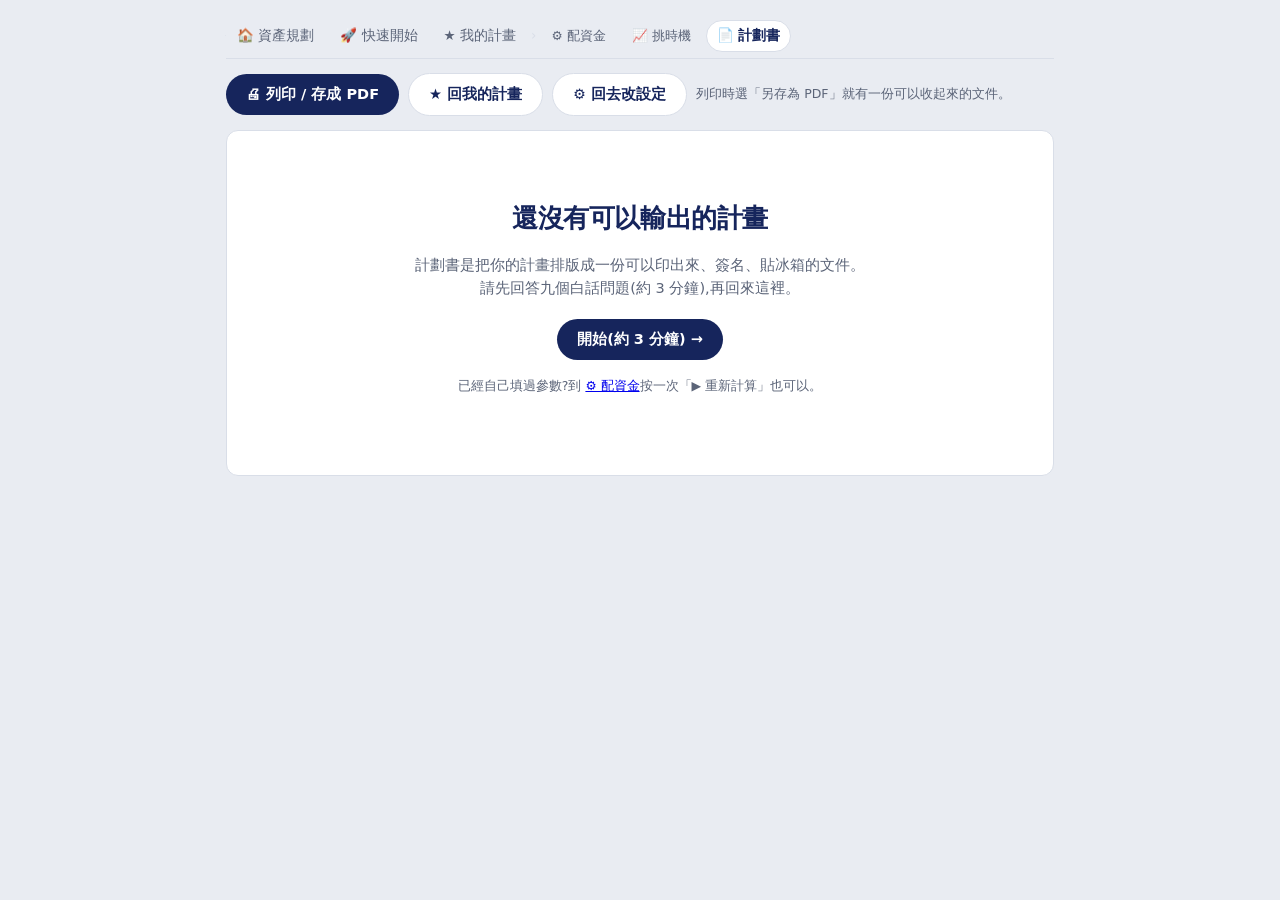
<file: report/index.html>
<!DOCTYPE html>
<html lang="zh-Hant">
<head>
<meta charset="utf-8">
<meta name="viewport" content="width=device-width,initial-scale=1">
<title>我的投資計劃書</title>
<meta name="description" content="把「① 配資金」與「② 挑時機」的結果整理成一份可以列印、可以照著做的投資計劃書。">
<link rel="stylesheet" href="../assets/ui.css">
<style>
/* 本頁專屬版面。token、body、.wrap、.sitenav、.btn 來自 assets/ui.css。 */
:root{ --wrap:860px }
body{font-size:14.5px;line-height:1.62}
.wrap{padding:14px 16px 60px}

.sheet{background:#fff;border:1px solid var(--line);border-radius:12px;padding:26px 30px;margin-top:14px}
h1{font-size:26px;margin:0 0 4px;color:var(--navy);letter-spacing:-.4px}
.meta{color:var(--muted);font-size:13px;margin:0 0 6px}
section{margin:26px 0 0;break-inside:avoid}
section>h2{font-size:17px;margin:0 0 10px;color:var(--navy);padding-bottom:5px;border-bottom:2px solid var(--gold);display:inline-block}
section>.lead{margin:0 0 10px;color:var(--muted);font-size:13.5px}
table{width:100%;border-collapse:collapse;margin:8px 0;font-size:13.5px}
th,td{padding:6px 9px;border-bottom:1px solid var(--line);text-align:left}
th{color:var(--muted);font-weight:600;font-size:12.5px;background:var(--panel)}
td.n,th.n{text-align:right;font-variant-numeric:tabular-nums}
.kv{display:grid;grid-template-columns:repeat(auto-fit,minmax(150px,1fr));gap:9px;margin:8px 0}
.kv>div{background:var(--panel);border:1px solid var(--line);border-radius:8px;padding:8px 11px}
.kv .k{font-size:12px;color:var(--muted)}
.kv .v{font-size:18px;font-weight:700;color:var(--navy);font-variant-numeric:tabular-nums}
.note{border-left:3px solid var(--gold);background:#fffdf5;padding:9px 13px;margin:10px 0;font-size:13.5px}
.note.warn{border-left-color:var(--warn);background:#fdf5ec}
.note.ok{border-left-color:var(--ok);background:#f2f9f4}
/* 行為層①②③(IA §5.5:從 /plan/ tab4 搬來,當簽名前的最後一段話)。
   刻意不折疊 —— 這份文件是印出來的,折疊在紙上等於刪掉。 */
.behav{background:var(--panel);border:1px solid var(--line);border-radius:9px;
  padding:12px 15px;margin:14px 0 10px;font-size:13px;line-height:1.8}
.behav p{margin:0 0 9px} .behav p:last-child{margin-bottom:0}
.behav .bh{color:var(--navy);font-weight:700;font-size:13.5px}
.pledge{border:1.5px dashed var(--muted);border-radius:9px;padding:12px 15px;margin:10px 0;font-size:13.5px}
.pledge .line{border-bottom:1px solid var(--ink);height:19px;margin:10px 0 3px}
.mut{color:var(--muted)}
b.bad{color:var(--bad)} b.ok{color:var(--ok)} b.wn{color:var(--warn-ink)}
canvas{width:100%;height:190px;display:block}
.empty{text-align:center;padding:40px 20px;color:var(--muted)}

/* ── 這一頁刻意**沒有**行長上限(--copy / .ap-measure)──────
   S11-P9 曾經套過 `.sheet p{max-width:var(--copy)}`,兩個理由撤掉:

   ① 這一頁的家具全是滿寬的 —— 表格、.kv 格線、.note/.behav/.pledge 方框。
      只把段落壓窄,結果是 20 個段落有 16 個只剩 442px、旁邊的框卻是 766px,
      大半頁的字看起來像縮成一半(使用者實際回報)。
   ② 更關鍵:螢幕上的這一頁是**列印預覽**。當時的寫法在 @media print 裡把上限
      還原成 none,等於螢幕與紙本長得不一樣 —— 預覽不該騙人。

   要改善這一頁的行長,正確的旋鈕是 --wrap(整張紙變窄,字與框一起變),
   不是逐段的 max-width。/plan-result/ 與 /start/ 沒有這個問題:
   它們的段落與鄰居寬度接近(442 vs 520),不會看起來像縮排壞掉。 */

@media (max-width:600px){ .sheet{padding:18px 15px} h1{font-size:21px} }

@media print{
  @page{size:A4;margin:14mm}
  body{background:#fff;font-size:10.5pt;line-height:1.5}
  .wrap{max-width:none;padding:0}
  .noprint{display:none !important}
  .sheet{border:0;border-radius:0;padding:0;margin:0}
  section{margin:14pt 0 0;page-break-inside:avoid}
  section>h2{font-size:12.5pt}
  table{font-size:9.5pt} th,td{padding:3px 6px}
  .kv>div{padding:5px 8px} .kv .v{font-size:13pt}
  .behav{font-size:9.5pt;line-height:1.65;padding:8px 11px;background:#fff;border-color:#bbb}
  canvas{height:150px}
  a{color:inherit;text-decoration:none}
  /* 名詞氣泡在螢幕上有用,印出來只是每個術語後面多一個問號。
     這份文件的用途是簽名、貼冰箱 —— 印刷版要乾淨。 */
  .term{border-bottom:0}
  .term::after{content:""}
}
</style>
</head>
<body>
<div class="wrap">

  <nav id="apNav" class="noprint"></nav>

  <div class="noprint" style="display:flex;gap:9px;align-items:center;flex-wrap:wrap;margin-bottom:4px">
    <button class="btn" id="printBtn" type="button">🖨 列印 / 存成 PDF</button>
    <a class="btn ghost" href="../plan-result/">★ 回我的計畫</a>
    <a class="btn ghost" href="../plan/#portfolio">⚙ 回去改設定</a>
    <span class="mut" style="font-size:12.5px">列印時選「另存為 PDF」就有一份可以收起來的文件。</span>
  </div>

  <div class="sheet" id="sheet">
    <div class="empty">讀取中…</div>
  </div>
</div>

<script src="../assets/engine.js"></script>
<script src="../assets/charts.js"></script>
<script src="../assets/state.js"></script>
<script src="../assets/shell.js"></script>
<script>
(function(){
'use strict';
const $=id=>document.getElementById(id);
const E=APEngine;
// 名詞註解要等 #sheet 填完才掃(整份文件是 JS 一次寫進去的),所以這裡先不掃。
APShell.init({page:'report', glossary:false});
const esc=s=>String(s==null?'':s).replace(/[&<>"']/g,c=>({'&':'&amp;','<':'&lt;','>':'&gt;','"':'&quot;',"'":'&#39;'}[c]));
const pct=(v,d)=>(v==null||!isFinite(v))?'—':(v*100).toFixed(d==null?1:d)+'%';
const wan=v=>{ // 萬 → 億 自動換算,與 plan 的 fmtW 同口徑
  if(v==null||!isFinite(v))return '—';
  const a=Math.abs(v);
  if(a>=10000)return (v/10000).toFixed(2)+'億';
  return (a>=100?Math.round(v):Math.round(v*10)/10)+'萬';
};
const ntd=v=>(v==null||!isFinite(v))?'—':Math.round(v*10000).toLocaleString('zh-TW')+' 元';

const MECH={both:'偏離帶再平衡 ＋ 崩盤分批加碼',rebal:'只做偏離帶再平衡',
  reserve:'只做崩盤分批加碼',deep3:'三段深觸發 −25/−35/−45(與「② 挑時機」同一張表)',
  orig:'712 原型(深觸發 −25/−40)',bh:'買進持有,完全不動'};

// 加碼水位與投入比例改吃 assets/engine.js 的單一真相(SPEC C17)——
// 原本這裡複製了一份常數,靠註解要求「必須與 plan/index.html 一致」。
// 標的顯示名同理:直接問引擎,不再自己維護一份會過時的對照表。

const R=APState.getResult();
const F=APState.getFounding();

if(!R||!R.in){
  $('sheet').innerHTML='<div class="empty"><h1>還沒有可以輸出的計畫</h1>'
    +'<p>計劃書是把你的計畫排版成一份可以印出來、簽名、貼冰箱的文件。<br>'
    +'請先回答九個白話問題(約 3 分鐘),再回來這裡。</p>'
    +'<p style="margin-top:18px"><a class="btn" href="../start/">開始(約 3 分鐘) →</a></p>'
    +'<p class="mut" style="font-size:12.5px;margin-top:16px">已經自己填過參數?到 '
    +'<a href="../plan/">⚙ 配資金</a>按一次「▶ 重新計算」也可以。</p></div>';
  return;
}

const I=R.in, K=R.risk||{}, MS=R.ms||{};
// 標的顯示名:用這份計畫自己存下來的成本假設重建 defs,名字就一定與 /plan/ 當時看到的一致。
const NAMES=(()=>{const d=E.assetDefs(I.carry,I.volDrag,I.ssoFin),m={};
  E.ORDER.forEach(k=>m[k]=d[k].name);return m;})();
const monthly=(+I.mon||0);                       // 萬/月
const nextReview=(()=>{const d=new Date(R.updated+'T00:00:00');d.setDate(d.getDate()+90);
  return isNaN(d)?'—':d.toISOString().slice(0,10);})();

// 現金流 DSL 直接用引擎的 parseFlows —— 原本這裡有一份「只需要唯讀」的複製品,
// 兩份對敵意輸入的處理不完全一樣(它沒有擋負金額、沒有 clamp 錨點)。
const anchor=v=>v==='now'?'現在':v==='ret'?`退休(${I.retire} 歲)`:v==='max'?`${I.maxAge} 歲`:v==='once'?'一次性':`${v} 歲`;
const flows=E.parseFlows(I.flows);

let H='';

// 設定改過了就不要印出對不上的數字(docs/IA.md §6.2)。
// 只在「證明得了」時才亮 —— 從舊版 ap_report_v1 遷上來的結果沒有輸入雜湊,
// 那是「不知道」,不是「過期」,對它亮橫幅等於發假警報。
if(APState.isProvablyStale()){
  H+=`<div class="note warn noprint"><b>⚠ 設定改過了,這份計劃書還是舊的。</b>
    下面的數字是用<b>更動前</b>的設定算出來的,不要照著印。
    到「★ 我的計畫」看一眼就會自動重算(不必按任何按鈕),再回來列印。
    <div style="margin-top:8px"><a class="btn" href="../plan-result/">★ 去重新產生 →</a></div></div>`;
}

// ── 標題 ─────────────────────────────────────────────
H+=`<h1>我的投資計劃書</h1>
<p class="meta">產生日期 ${esc(R.updated)}　·　下次檢視日 <b>${esc(nextReview)}</b>　·
所有數字為<b>實質(今天購買力)</b>,由模擬產生,非保證。</p>`;

// ── 1 目標與現況 ─────────────────────────────────────
H+=`<section><h2>1 · 目標與現況</h2>
<div class="kv">
  <div><div class="k">現在年齡</div><div class="v">${I.age0} 歲</div></div>
  <div><div class="k">預計退休</div><div class="v">${I.retire} 歲</div></div>
  <div><div class="k">目前可投資資產</div><div class="v">${wan(I.net0)}</div></div>
  <div><div class="k">每月可再投入</div><div class="v">${wan(monthly)}</div></div>
  <div><div class="k">退休後年支出</div><div class="v">${wan(I.exp)}</div></div>
  <div><div class="k">需自備的本金(FIRE 數字)</div><div class="v">${wan(R.fireNum)}</div></div>
</div>
<p class="mut" style="font-size:13px">FIRE 數字 = (年支出 ${wan(I.exp)}${I.pension>0?` − 年金 ${wan(I.pension)}`:''}) ÷ ${pct(I.swr)} 提領率。
這是「4% 法則」式的粗估目標;真正回答「夠不夠」的是第 6 節的提領模擬。</p>
</section>`;

// ── 2 地基檢查 ───────────────────────────────────────
const FQ=[['chk1','6 個月以上的緊急預備金,放在投資之外'],['chk2','基本的醫療／失能／壽險保障'],
  ['chk3','沒有高利率負債(卡債、信貸)'],['chk4','用的是「賠光也不影響生活」的閒錢']];
const okN=F?FQ.filter(q=>F[q[0]]).length:0;
H+=`<section><h2>2 · 地基檢查</h2>
<p class="lead">這一步不用任何工具,但比後面每一步都重要。</p>`;
if(!F){
  H+=`<div class="note warn">還沒做過地基自測。<b>請先到<a href="../plan-result/">★ 我的計畫</a>的第 ❼ 段把 4 項確認一遍</b>——
    地基沒打好之前,下面的配置與加碼規則都不該執行。</div>`;
}else{
  H+='<table><tbody>'+FQ.map(q=>`<tr><td style="width:26px">${F[q[0]]?'✅':'⬜'}</td>
    <td>${esc(q[1])}</td></tr>`).join('')+'</tbody></table>';
  /* 緊急預備金 = **現在**年支出的一半(6 個月)。
     S9 之前用的是 I.exp —— 但那是**退休後**的年支出,借用它等於說
     「把退休預算調低的人,連緊急預備金也可以少準備」,那是錯的。
     舊結果沒有 spendNow 時退回 I.exp,數字與改版前完全相同。 */
  const emerg=(+I.spendNow>0?+I.spendNow:+I.exp)/2;
  H+= okN===4
    ? `<div class="note ok">地基 4/4,可以執行下面的計畫。<b>每年重看一次</b>——收入、保單、負債變了,地基也要重檢。</div>`
    : `<div class="note warn">地基 <b>${okN}/4</b>。${F.chk1?'':`緊急預備金建議先備妥約 <b>${wan(emerg)}</b>(半年支出),而且要<b>放在這套投資之外</b>。`}
       <b>沒補齊之前,建議先不要執行下面的配置</b>——尤其不要開槓桿。</div>`;
}
H+='</section>';

// ── 3 資金配置 ───────────────────────────────────────
const wKeys=Object.keys(R.w||{});
H+=`<section><h2>3 · 資金配置</h2>
<div class="kv">
  <div><div class="k">淨曝險(你真正的風險刻度)</div><div class="v">${pct(R.netExp,0)}</div></div>
  <div><div class="k">混合名目年化(假設)</div><div class="v">${pct(R.muNom)}</div></div>
  <div><div class="k">現金回市場機制</div><div class="v" style="font-size:14px">${esc(MECH[I.mech]||I.mech)}</div></div>
</div>
<table><thead><tr><th>標的</th><th class="n">目標比重</th><th class="n">對應金額</th></tr></thead><tbody>`
+wKeys.map(k=>`<tr><td>${esc(NAMES[k]||k)}</td><td class="n">${pct(R.w[k],1)}</td>
  <td class="n">${wan(I.net0*R.w[k])}</td></tr>`).join('')
+`</tbody><tfoot><tr><th>合計</th><th class="n">100.0%</th><th class="n">${wan(I.net0)}</th></tr></tfoot></table>
<p class="mut" style="font-size:13px">淨曝險 = Σ(比重 × 槓桿倍率)。100% ≈ 完全跟著大盤;
&gt;150% 屬積極。這是判斷「會不會被震出場」最該看的一個數字,不是報酬率。</p>`;
if(I.glide==1){
  H+=`<div class="note">已開啟<b>生命週期降槓桿</b>:從 <b>${I.glideStart} 歲</b>起到退休,
    會把約 70% 的槓桿部位逐步換成債券。愈接近退休、可承受的回撤愈小,這是刻意的。</div>`;
}
if(I.dcaMonths>0){
  /* ⚠ 分母要扣掉現金:engine.js:618 把現金部位在第 0 個月一次放滿,
     619 行只把非現金核心(coreW*net0)排進分批。舊版除的是全部淨資產,會多報。 */
  const dcaCore=I.net0*(1-(R.w.CASH||0));
  H+=`<div class="note">現有資金<b>分 ${I.dcaMonths} 個月</b>投入(每月一筆,約 ${wan(dcaCore/I.dcaMonths)}/月),
    不是一次全壓。準備金部位第一天就到位、不分批。</div>`;
}
H+='</section>';

// ── 4 每月執行 ───────────────────────────────────────
H+=`<section><h2>4 · 每月要做的事</h2>
<p class="lead">這是整份計畫裡唯一需要你每個月動手的部分。</p>`;
if(monthly>0){
  H+=`<table><thead><tr><th>標的</th><th class="n">每月投入</th><th class="n">約當台幣</th></tr></thead><tbody>`
  +wKeys.map(k=>`<tr><td>${esc(NAMES[k]||k)}</td><td class="n">${wan(monthly*R.w[k])}</td>
    <td class="n">${ntd(monthly*R.w[k])}</td></tr>`).join('')
  +`</tbody><tfoot><tr><th>合計</th><th class="n">${wan(monthly)}</th><th class="n">${ntd(monthly)}</th></tr></tfoot></table>
  <p class="mut" style="font-size:13px">金額不必抓到剛剛好,零股湊個整數就行;<b>持續</b>比精準重要得多。</p>`;
}else{
  H+=`<div class="note">目前設定為<b>不再新增投入</b>(每月可再投入 0)。既有部位照第 5 節的規則維護即可。</div>`;
}
H+='</section>';

// ── 5 維護規則 ───────────────────────────────────────
H+=`<section><h2>5 · 什麼時候該動手(平常不用動)</h2>`;
if(I.mech==='bh'){
  H+=`<div class="note">你選的是<b>買進持有</b>:除了每月投入以外,<b>什麼都不用做</b>。
    不再平衡、不加碼、不看盤。這是最省心、也最不容易做錯的一種。</div>`;
}else{
  if(I.mech==='rebal'||I.mech==='both'){
    H+=`<p><b>① 偏離帶再平衡</b>——每個月看一眼就好:當<b>任一標的偏離目標比重超過 50%</b>
      (例如目標 30%、實際變成 45% 或 15%),就把全部標的拉回上表的目標比重。沒超過就不要動。</p>`;
  }
  /* 加碼那一段要**真的加得動**才印:機制對、有現金、有槓桿部位三者缺一不可
     (`hasMech` 的前提,SPEC §3.5)。改版前只檢查機制,沒有現金時會印出一整排
     「0萬」—— 這是一份要列印簽名的文件,印一排零比不印那一段更糟。
     判準與 /plan-result/ ❹ 一致。 */
  const _lev=(R.w.L2||0)+(R.w.SSO||0)>1e-9;
  if(E.mechHasReserve(I.mech) && (R.w.CASH||0)>1e-9 && _lev){
    const bands=E.mechBands(I.mech), t=bands.THR, p=bands.POR;
    const reserve=I.net0*(R.w.CASH||0);
    H+=`<p><b>② 崩盤分批加碼</b>——只有在<b>大盤從最高點跌下來</b>時才動手。
      你的準備金是 <b>${wan(reserve)}</b>(現金部位 ${pct(R.w.CASH||0,0)}):</p>
      <table><thead><tr><th>大盤自高點回撤</th><th class="n">投入準備金的</th><th class="n">約當金額</th></tr></thead><tbody>`
      +t.map((lv,i)=>`<tr><td>跌到 <b>−${Math.abs(lv*100).toFixed(0)}%</b></td><td class="n">${(p[i]*100).toFixed(0)}%</td>
        <td class="n">${wan(reserve*p[i])}</td></tr>`).join('')
      +`</tbody></table>
      <p class="mut" style="font-size:13px">每個水位<b>只觸發一次</b>;等大盤創新高後,這些水位才重新計算。
      加碼的錢投進槓桿核心,不是隨便買。</p>`;
  }
  H+=`<div id="todayBox"></div>`;
}
H+=`<div class="note warn"><b>該做的事只有一件:每個月看一眼,照上面的規則決定要不要動手。沒觸發就不要動。</b><br>
  <b>不該做的事:</b>看到新聞就調整、因為漲多了想「先獲利了結」、因為跌了想「等落底再進場」。<br>
  這份計畫的所有數字都建立在「你會照規則做」這個前提上,而<b>那是所有假設裡最不可靠的一個</b> ——
  所以規則刻意做得很少、很簡單,少到你真的做得到。</div>
</section>`;

// ── 6 退休提領計畫 ───────────────────────────────────
/* 定義取自 E.RISK_META(單一真相)。這一頁是**列印**用的:名詞氣泡點不開、
   也沒有 <details> 可以展開,所以四個指標的定義必須直接印在紙上。
   改版前這四個數字在這裡是完全裸奔的 —— 連 /plan-result/ 那行括號都沒有。 */
const RM=E.RISK_META;
H+=`<section><h2>6 · 退休以後怎麼領</h2>
<div class="kv">
  <div><div class="k">${RM.essOK.label}</div><div class="v">${pct(K.essOK)}</div></div>
  <div><div class="k">${RM.survive.label}</div><div class="v">${pct(K.survive)}</div></div>
  <div><div class="k">退休生活水準達成率(壞情境 P10)</div><div class="v">${pct(K.lifeP10)}</div></div>
  <div><div class="k">${RM.legacy.label}</div><div class="v">${wan(K.legacyMed)}</div></div>
</div>
<!-- S11-P9:原本定義與「計畫終點怎麼來的」擠在同一個十行方框裡。
     紙上沒有展開器可以分層,但至少可以分**塊** —— 定義留在框裡(要對照著數字讀),
     期限說明降成框外的小字(讀一次就好)。內容一字不少:列印頁不准把東西藏起來。 -->
<div class="note"><b>這四個數字各自在問什麼</b>(分母都是同樣那 1500 條模擬路徑):<br>
  ·<b>${RM.essOK.label}</b> —— ${RM.essOK.hint}。<b>這是頭條指標</b>,問的是生活過不過得下去。<br>
  ·<b>${RM.survive.label}</b> —— ${RM.survive.hint}。問的是帳戶不是生活:
    年金蓋得住必要支出的人,就算投資部位被花光,日子照樣過。<br>
  ·<b>退休生活水準達成率(壞情境 P10)</b> —— ${RM.lifeP10.hint}。可能超過 100%(好年份會多花)。<br>
  ·<b>${RM.legacy.label}</b> —— ${RM.legacy.hint}。</div>
<p class="mut" style="font-size:13px"><b>計畫終點 ${I.maxAge} 歲</b>(退休年齡＋25 年,至少 90),退休後要撐 ${I.maxAge-I.retire} 年。
  這是規劃期限,<b>不是壽命預測</b> —— 模擬裡沒有壽命機率,每條路徑都走到 ${I.maxAge} 歲。
  抓這麼久是刻意保守;代價是你若用不到,會存得比需要的多,多的那一筆就是上面的「${RM.legacy.label}」。</p>
<p>退休當年:支出 <b>${wan(R.ret.spend)}</b>${R.ret.inc>0?` − 固定收入 <b>${wan(R.ret.inc)}</b>
  = 需從資產提領 <b>${wan(Math.max(0,R.ret.spend-R.ret.inc))}</b>`:''},
  採<b>${I.wMode==='abw'?`攤銷式提領(每年用剩餘資產重算,折現率 ${pct(I.abwRate)} 實質)`
    :(I.flexW?'彈性提領(跌時少花,70~120%)':'固定提領(每年花一樣多)')}</b>${(I.bequest>0)?`,並保留 <b>${wan(I.bequest)}</b> 給後代`:''}。</p>`;
if(I.wMode==='abw'){
  H+=`<div class="note">攤銷式提領<b>數學上不可能提早花光</b>(每期只花剩餘財富的一部分),
    所以上面的「資產未歸零」在這個模式下沒有參考價值 —— 資產最後被花到底本來就是計畫的一部分。
    這個模式真正的風險寫在<b>退休生活水準達成率</b>:壞市場時它會誠實地叫你少花,而不是假裝沒事、
    然後在第 20 年突然歸零。</div>`;
}
if(K.essOK!=null&&K.survive!=null&&K.essOK-K.survive>0.05){
  H+=`<div class="note ok"><b>兩個數字的落差很重要:</b>你的固定收入本身就蓋得住必要支出,
    所以就算投資部位在 ${pct(1-K.survive)} 的情境裡被花光,<b>基本生活仍然不受影響</b>——
    受影響的只是彈性支出。這份計畫比單看「資產未歸零 ${pct(K.survive)}」看起來的要穩得多。</div>`;
}
if(flows.length){
  H+=`<p style="margin-top:12px"><b>收支時間軸</b></p>
  <table><thead><tr><th>項目</th><th>類型</th><th class="n">金額</th><th>期間</th></tr></thead><tbody>`
  +flows.map(f=>`<tr><td>${esc(f.n)}</td>
    <td>${f.kind==='inc'?'收入':(f.cat==='disc'?'支出·彈性':'支出·必要')}${f.real?'':'·名目'}</td>
    <td class="n">${f.amt} 萬${f.e==='once'?'(一次性)':'/'+(f.freq==='m'?'月':'年')}</td>
    <td>${esc(anchor(f.s))}${f.e==='once'?'(一次性)':' → '+esc(anchor(f.e))}</td></tr>`).join('')
  +`</tbody></table>`;
}
if(I.floorA>0||I.ceilA>0){
  H+=`<p class="mut" style="font-size:13px">支出${I.floorA>0?`下限 <b>${wan(I.floorA)}</b>/年`:''}${(I.floorA>0&&I.ceilA>0)?'、':''}${I.ceilA>0?`上限 <b>${wan(I.ceilA)}</b>/年`:''}。</p>`;
}
H+='</section>';

/* ── 7 風險告知與行為預先承諾 ─────────────────────────
   決議 D1 / 差異 C15:這一節原本用 ddP90(**全期**)換算「一度只剩 X 萬」——
   而全期回撤含「退休後照計畫把錢花掉」,預設配置下 P90 就是 −100%,
   於是這份要拿去簽名的文件會印出「你的 50 萬一度只剩 0 萬是正常的」。
   那不是誠實揭露,是嚇人而且是錯的。改用累積期回撤 ddAccum(退休前),
   與「★ 我的計畫」❺、精靈第 11 步的 dd 是同一把尺。 */
const ddAcc90=(K.ddAccumP90!=null)?K.ddAccumP90:null;
const ddLabel=(I.retire<=I.age0)?'進場後頭 3 年':'退休前(累積期)';
H+=`<section><h2>7 · 最壞會有多壞(請先看完再執行)</h2>`;
if(ddAcc90==null){
  // 從舊版 ap_report_v1 遷上來的結果沒有這個欄位。**不要退回用全期回撤**——
  // 那正是 C15 本身。改成請他重算一次,一秒的事。
  H+=`<div class="note warn"><b>這份結果是舊版算的,少了「退休前最深回撤」這個欄位。</b>
    這一節最重要的那個數字印不出來 —— 請到 <a href="../plan-result/">★ 我的計畫</a> 讓它重算一次
    (自動的,不必按任何按鈕),再回來列印。</div>
  <div class="kv">
    <div><div class="k">進場頭 3 年最深跌・壞情境 <span class="jargon">P90</span></div><div class="v" style="color:var(--bad)">−${pct(K.e3P90,0).replace('%','')}%</div></div>
    <div><div class="k">${RM.pFire.label}(${I.retire} 歲時)</div><div class="v">${pct(K.pFire)}</div></div>
  </div>
  <p class="mut" style="font-size:12.5px"><b>${RM.pFire.label}</b> —— ${RM.pFire.hint}的路徑比例。</p>`;
}else{
  H+=`<div class="kv">
  <div><div class="k">${ddLabel}最深跌・中位</div><div class="v" style="color:var(--bad)">−${pct(K.ddAccumMed,0).replace('%','')}%</div></div>
  <div><div class="k">${ddLabel}最深跌・壞情境 <span class="jargon">P90</span></div><div class="v" style="color:var(--bad)">−${pct(ddAcc90,0).replace('%','')}%</div></div>
  <div><div class="k">進場頭 3 年最深跌・壞情境 <span class="jargon">P90</span></div><div class="v" style="color:var(--bad)">−${pct(K.e3P90,0).replace('%','')}%</div></div>
  <div><div class="k">${RM.pFire.label}(${I.retire} 歲時)</div><div class="v">${pct(K.pFire)}</div></div>
</div>
<p class="mut" style="font-size:12.5px"><b>${RM.pFire.label}</b> —— ${RM.pFire.hint}的路徑比例。
  它<b>只看那一個時點</b>,不管退休之後會不會把錢花光;「之後夠不夠」由第 6 節回答。</p>
<p>換成錢來看:你現在的 <b>${wan(I.net0)}</b>,在壞情境下曾經一度只剩
  <b class="bad">${wan(I.net0*(1-ddAcc90))}</b> 是<b>正常的</b>,不是計畫失敗。
  ${R.netExp>1.2?'你用了槓桿,這個數字會比不開槓桿更兇。':''}</p>
<p class="mut" style="font-size:12.5px">這個數字<b>只算退休前</b>:退休之後照計畫提領本來就會讓資產一路往下,
  把那段也算成「回撤」會得到 −100% 這種數字 —— 那不是市場跌的,是你在花錢。
  退休後夠不夠用,由第 6 節回答。<span class="mut">(全期含提領的回撤 中位 −${pct(K.ddMed,0).replace('%','')}%、
  壞情境 −${pct(K.ddP90,0).replace('%','')}%<span class="jargon">(P90)</span>,是進階指標,在「⚙ 配資金」的<a href="../plan/#adv-band">資產成長機率帶</a>裡。)</span></p>`;
}
/* 行為層①②③ —— 原本在 /plan/ tab4「4 · 觀念與來源」裡(docs/IA.md §5.5 的觀念卡拆散對照表)。
   放在一個誰都不會點的分頁裡等於沒有;它們真正該出現的時刻,是**簽名前的最後一段話**。
   這三張卡不是數字,是「你為什麼撐得住 −50%」的心法,所以刻意不折疊、直接印出來。 */
const _lw=((R.w&&R.w.L2)||0)+((R.w&&R.w.SSO)||0), _cw=((R.w&&R.w.CASH)||0);
H+=`<div class="behav">
  <p class="bh">簽名之前,先讀完這三段 —— 它們不是數字,是你真的撐過 −${pct(0.4*(R.netExp||1),0)} 那一天要靠的東西。</p>
  <p><b>① 你的成本是「現在的市價」,不是「當初買的價」</b><br>
    假設這筆部位當初投入 100 萬、現在值 500 萬。今天要決定續抱還是賣掉,
    該問的是「<b>這 500 萬放在這裡,未來值不值得</b>」,不是「我當初只花 100 萬,所以怎樣都無所謂」。
    當初的買價是<b>沉沒成本</b>,改變不了,也跟你現在的決定無關;
    真正在承擔風險的是<b>現在這 500 萬</b>。<br>
    這一條可以打爆三種自我安慰:用成本價算出來的「殖利率 10%」、
    領幾年股息就說「我已經零成本」、以及「還沒賣就不算虧」的凹單。</p>
  <p><b>② 把資產拆成兩個帳戶,你才抱得住</b><br>
    <b>全部押在單一部位</b>是一個帳戶,任何風吹草動都直接打在你唯一的帳戶上。
    你現在的配置是<b>${pct(_lw,0)} 槓桿部位 + ${pct(_cw,0)} 準備金</b>,那是兩個帳戶 ——
    <b>市場曝險不因此改變(跌的時候帳面虧一樣多)</b>,
    但你心裡會想「最多就虧那 ${pct(_lw,0)},我手上還有 ${pct(_cw,0)} 沒下去」。
    回測顯示留現金的版本會贏,有一大塊原因純粹是「<b>有現金、所以不會在底部被洗出場</b>」——
    那是心理優勢,價值不輸給任何配置公式。<br>
    <span class="mut">(這是行為財務學說的「心理帳戶」:同一筆錢貼上不同標籤,行為就會不一樣。)</span></p>
  <p><b>③ 留一筆不下去的錢,真正的理由是把「後悔」最小化</b><br>
    股市漲時你恨不得早就全壓,跌時你希望早就清倉 —— <b>這兩個願望天生衝突</b>,不可能同時滿足。
    留一部分在場外的解法<b>不追求報酬最大化,而是後悔最小化</b>:
    漲的時候有一部分在賺、跌的時候有一部分安全。
    諾貝爾獎得主馬可維茲(現代投資組合理論之父)受訪時說過,他自己的退休金
    <b>沒有用他得獎的那套公式,而是股債各半</b>,理由正是這一句。
    <b>再完美的策略,只要你執行不下去就等於零。</b></p>
</div>`;

// 「行為預先承諾」簽名欄是這份文件獨有的價值(docs/IA.md §5.4)——
// 它是把計畫變成承諾的那一步,不要因為「與 ★ 我的計畫 同源」就砍掉。
H+=`<div class="pledge">
  <b>行為預先承諾</b>(請在冷靜的今天先寫下來,崩盤當下不要重新思考)
  <div>如果明天開始大盤跌 40%、我的帳面剩下約 <b>${wan(I.net0*Math.max(0,1-0.4*(R.netExp||1)))}</b>
    <span class="mut">(大盤 −40% × 你的淨曝險 ${pct(R.netExp,0)} ≈ 帳面 −${pct(0.4*(R.netExp||1),0)})</span>,我會:</div>
  <div class="line"></div>
  <div class="mut" style="font-size:12.5px">(不知道寫什麼就直接抄一句:「照第 5 節的加碼表執行,加碼之外什麼都不動」／
    「什麼都不做,繼續每月投入」—— 或寫你自己的版本)</div>
  <div style="margin-top:10px">我不會做的事:</div>
  <div class="line"></div>
  <div class="mut" style="font-size:12.5px">(例:「不賣出任何一張」「不停掉定期定額」「不借錢、不動緊急預備金去加碼」
    「不每天看帳面」「不在下跌途中改這份計畫」—— 挑兩三句抄下來,或寫自己的)</div>
  <div style="margin-top:12px;display:flex;gap:20px"><span>簽名:</span><span style="flex:1;border-bottom:1px solid var(--ink)"></span>
    <span>日期:</span><span style="width:110px;border-bottom:1px solid var(--ink)"></span></div>
</div>
</section>`;

// ── 8 里程碑與成長機率帶 ─────────────────────────────
const mAge=v=>v==null?'未達成':(v<=I.age0?'已達成':v+' 歲');
/* S11-P8:三個里程碑各自的**前提不同**,標籤必須把前提寫進去。
   舊標籤「Coast FIRE(可以停止再投入)」與「Full FIRE」並排,讀者會串成一條時間線
   ——「N 歲停止投入 → M 歲 Full FIRE」——那是不可能的組合(使用者實測回饋)。
   真相:Coast 那條路的終點是 retire,不是 fireAge;而 fireAge 的前提正是「沒有停止投入」。
   engine.js:634 每一條模擬路徑都投入到 retire,所以「可以停止」從未被驗證過。 */
H+=`<section><h2>8 · 里程碑與資產成長機率帶</h2>
<div class="kv">
  <div><div class="k">Coast FIRE(此後不再投入,靠複利在 ${I.retire} 歲達標)</div><div class="v">${mAge(MS.coastAge)}</div></div>
  <div><div class="k">Full FIRE(持續投入到 ${I.retire} 歲,中位在此達標)</div><div class="v">${mAge(MS.fireAge)}</div></div>
  <div><div class="k">Barista(資產達到目標的一半)</div><div class="v">${mAge(MS.baristaAge)}</div></div>
  <div><div class="k">中位實質年化(不含每月投入)</div><div class="v">${pct(K.cagrReal)}</div></div>
</div>
${(MS.coastAge!=null&&MS.fireAge!=null)?`<p class="mut" style="font-size:12.5px">
<b>上面前兩個是互斥的兩條路,不能串起來讀。</b>
`+(MS.coastAge<=I.age0
  ? `Coast <b>已達成</b>代表:你<b>現在</b>就算完全不再投入,光靠複利也夠撐到 ${I.retire} 歲達標 —— `
  : `Coast 那格問的是「<b>從 ${MS.coastAge} 歲起完全不再投入</b>,光靠複利夠不夠撐到 ${I.retire} 歲」 —— `)
+`它的終點是 ${I.retire} 歲,<b>不是</b>「${mAge(MS.fireAge)}」。
而「${mAge(MS.fireAge)}」的前提剛好相反:<b>你一路投入到 ${I.retire} 歲</b>,中位情境在那年第一次碰到目標金額。
本頁其餘所有把握度算的都是後者。<b>Coast 那條線是用固定報酬率直線折現的,沒有波動、沒有壞情境</b>,
所以它比聽起來的樂觀 —— 想看提早停止投入真正的代價(實際跑模擬的把握度),
到「<b>★ 我的計畫</b>」展開<b>停投階梯</b>。</p>`:''}
<canvas id="band"></canvas>
<p class="mut" style="font-size:12.5px">線的名字直接標在圖的右端(普通/壞/好情境);水平虛線是目標金額、
直的虛線是退休年齡(對數刻度)。這是<b>機率分布,不是預測</b>——真實只會走出其中一條。</p>
</section>`;

// ── 9 假設與免責 ─────────────────────────────────────
H+=`<section><h2>9 · 這份計畫建立在哪些假設上</h2>
<table><tbody>
<tr><td>模擬引擎</td><td>${I.engine==='hist'?'歷史 block-bootstrap(美股+美債 1928–2024 真實年報酬)':'參數化抽樣(常態＋肥尾 Student-t)'}</td></tr>
<tr><td>通膨</td><td>${pct(I.infl)}／年</td></tr>
<tr><td>提領率(算 FIRE 數字用)</td><td>${pct(I.swr)}</td></tr>
<tr><td>規劃到幾歲</td><td>${I.maxAge} 歲</td></tr>
${(R.w.L2||R.w.SSO)?`<tr><td>槓桿成本假設</td><td>波動耗損 ${pct(I.volDrag)}／年${R.w.L2?`、台指期逆價差 ${pct(I.carry)}`:''}${R.w.SSO?`、SSO 融資 ${pct(I.ssoFin)}`:''}(另計內扣)</td></tr>`:''}
</tbody></table>
<div class="note warn"><b>⚠ 免責聲明</b><br>
· 本文件由試算工具產生,僅供<b>教育與試算用途,不是投資建議</b>。<br>
· 所有報酬皆為前瞻假設、非保證,過去績效不代表未來。<br>
· 回測用的歷史區間是人類史上最好的一段多頭,數字天生偏樂觀。<br>
· 槓桿投資可能造成重大虧損。<br>
請依自身狀況審慎評估,必要時諮詢合格的專業人士。</div>
<p class="mut" style="font-size:12.5px;margin-top:10px">資料來源:台灣證券交易所、Yahoo Finance、Damodaran (NYU Stern) 1928–2024 美股與美債年報酬。
本文件在你自己的瀏覽器產生,<b>財務數字沒有傳送到任何伺服器</b>。</p>
</section>`;

$('sheet').innerHTML=H;
// 文件填完才掃名詞 —— JS 寫進去的字如果先掃就會全部漏掉。
// #todayBox 之後還會被 innerHTML 重寫,列進 dynIds,否則會留下損壞的 .term 標記。
try{ APShell.annotateTerms($('sheet'),{dynIds:{todayBox:1}}); }catch(e){ if(window.console)console.warn(e); }

/* ── 資產成長機率帶(共用 APCharts.band,S11)──────────────
   改版前這裡手寫了第二份 band 圖(與 /plan/ 的 drawChart 重複、已開始漂移:
   退休線這份誤用 --warn 橘 —— 依 §4.3 語彙,退休年齡是規則水位,該用 --core)。
   現在單一真相在 assets/charts.js;列印是這一頁的本職,probe 傳 null。 */
(function band(){
  const cv=$('band'); if(!cv)return;
  const draw=()=>!!(window.APCharts&&R.band&&APCharts.band(cv,R.band,{
    retireAge:I.retire, target:R.fireNum, fmt:wan, probe:null,
  }));
  if(!draw()){
    // 舊存檔沒有 band → 藏掉圖與圖說,不畫「—」。
    cv.style.display='none';
    if(cv.nextElementSibling)cv.nextElementSibling.style.display='none';
    return;
  }
  // 列印排版的容器寬與螢幕不同 —— 進列印前用新寬度重畫一次。
  window.addEventListener('beforeprint',draw);
})();

// ── 今天的水位(讀同站台 ② 挑時機的資料) ────────────────
(function today(){
  const box=$('todayBox'); if(!box)return;
  fetch('../timing/data.json?t='+Date.now()).then(r=>r.ok?r.json():null).then(d=>{
    if(!d||!d.reserve||!d.taiex)return;
    const rv=d.reserve, nextT=(rv.tranches||[]).filter(t=>!t.fired)[0];
    box.innerHTML=`<div class="note"><b>今天的水位</b>(資料日 ${esc(d.taiex.date)}):
      加權指數 <b>${Math.round(d.taiex.close).toLocaleString('zh-TW')}</b>,
      自高點 ${esc(rv.athDate)} 的 ${Math.round(rv.ath).toLocaleString('zh-TW')} 回撤 <b>−${Math.abs(+rv.curDd||0).toFixed(1)}%</b>,
      已觸發 <b>${rv.deployed?rv.deployed+'%':'0 批'}</b>。`
      +(nextT?`下一批在指數 <b>${Math.round(nextT.triggerIndex).toLocaleString('zh-TW')}</b>
        (再跌 ${Math.abs(nextT.distPct).toFixed(1)}%)。`:'所有批次都已投入。')
      +` <span class="mut">每日更新的完整判讀在 <a href="../timing/">② 挑時機</a>。</span></div>`;
  }).catch(()=>{});
})();

$('printBtn').addEventListener('click',()=>window.print());
})();
</script>
</body>
</html>
</file>
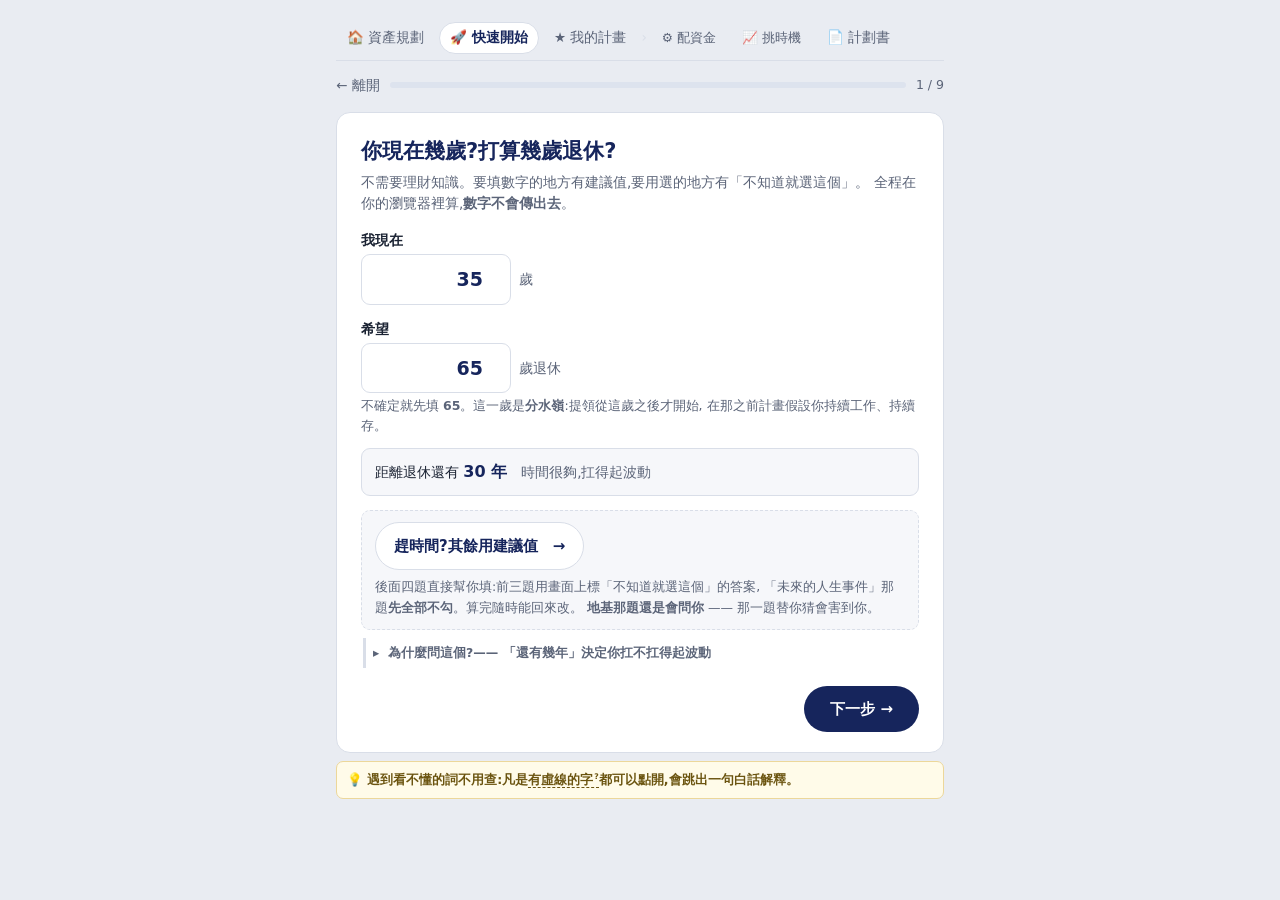
<file: start/index.html>
<!DOCTYPE html>
<html lang="zh-Hant">
<head>
<meta charset="utf-8">
<meta name="viewport" content="width=device-width,initial-scale=1">
<title>快速開始 — 資產規劃指南</title>
<meta name="description" content="九個白話問題,幫沒有理財經驗的人一次配好第一版計畫;最後一題把九個風險等級全部攤開讓你自己選。">
<link rel="stylesheet" href="../assets/ui.css">
<style>
/* 本頁專屬版面。token、body、.wrap、.sitenav、.btn、.ap-opt/.ap-bar/.ap-stat/.ap-statrow
   來自 assets/ui.css。

   S11 文案原則(docs/IA.md §7.5):每一題一個主訊息;副標最多一句;
   「為什麼要問」一律下沉到 ▸ 展開器 —— 正文只留動作與代價。
   S11 起本頁樣式為 mobile-first:基準 = 手機,640px 以上疊加。 */
:root{ --wrap:640px }
.wrap{padding:16px 16px 60px;min-height:100vh;display:flex;flex-direction:column}

.top{display:flex;align-items:center;gap:10px;margin-bottom:16px}
.top a{color:var(--muted);text-decoration:none;font-size:13.5px;white-space:nowrap}
.top a:hover{color:var(--navy)}
.pbar{flex:1;height:6px;background:#dde3ee;border-radius:99px;overflow:hidden}
.pbar>i{display:block;height:100%;background:var(--navy);border-radius:99px;transition:width .25s}
.pnum{font-size:12.5px;color:var(--muted);font-variant-numeric:tabular-nums;white-space:nowrap}

.card{background:var(--card);border:1px solid var(--line);border-radius:14px;padding:18px 16px}
h2{font-size:18.5px;line-height:1.35;margin:0 0 6px;color:var(--navy)}
h2:focus{outline:none}
.sub{margin:0 0 14px;color:var(--muted);font-size:13.5px}

.opts{display:grid;gap:9px;margin:14px 0 4px}
/* 地基題的緊湊選項列(S11-P7 二修):四項全部「陳述 + 一排等寬選項格」同構 ——
   v1 只改 ① 仍是「選單 vs 打勾」兩種控件,層級讀起來還是不一致。
   auto-flow:column = 欄數自動等於選項數(①三格、②③④兩格共用同一條規則)。 */
.opts.seg{grid-auto-flow:column;grid-auto-columns:1fr;gap:6px;margin:4px 0 2px}
.opts.seg .ap-opt{padding:9px 8px;text-align:center}
.opts.seg .ap-opt .t{font-size:13.5px}
.fq{font-weight:700;font-size:14px;margin:12px 0 2px}
.fq .mut{font-weight:400;font-size:12.5px}
/* 「不知道就選這個」的綠標(ui.css 的 .ap-opt 沒有它 —— 它是精靈專屬的語彙) */
.rec{font-size:11.5px;font-weight:700;color:var(--ok);background:#e8f4ec;border-radius:99px;padding:1px 8px;margin-left:6px}

.fields{display:grid;gap:13px;margin:14px 0 4px}
.f label{display:block;font-weight:700;font-size:14px;margin-bottom:3px}
.f .row{display:flex;align-items:center;gap:8px}
.f input[type=number]{font:inherit;font-size:19px;font-weight:700;padding:9px 12px;border:1.5px solid var(--line);
  border-radius:9px;width:120px;text-align:right;color:var(--navy)}
.f input[type=number]:focus{outline:none;border-color:var(--core)}
.f .unit{color:var(--muted);font-size:14px}
.f .hint{font-size:12.5px;color:var(--muted);margin-top:3px}
.calc{background:var(--panel);border:1px solid var(--line);border-radius:9px;padding:10px 13px;margin-top:12px;font-size:13.5px}
.calc b{color:var(--navy);font-size:16px}

.chk{display:block;border:1.5px solid var(--line);border-radius:11px;padding:11px 15px;margin:8px 0;cursor:pointer;background:#fff;font-size:14px}
.chk:hover{border-color:var(--core)}
.chk.sel{border-color:var(--navy);background:#f2f5fb}
.chk input{margin-right:8px}

.nav{display:flex;gap:9px;margin-top:18px;align-items:center}
/* 精靈的按鈕比站台其他地方大一號(全頁只有一顆主要動作,值得這個重量) */
.btn{padding:11px 26px;font-size:15px}
.btn:disabled{cursor:not-allowed}
.btn.ghost{padding:11px 18px}
.spacer{flex:1}

.note{border-left:3px solid var(--gold);background:#fffdf5;padding:10px 14px;margin:12px 0;font-size:13.5px}
.note.warn{border-left-color:var(--warn);background:#fdf5ec;color:var(--warn-ink)}
.note.ok{border-left-color:var(--ok);background:#f2f9f4}
.mut{color:var(--muted)}

/* 快速通道 —— 刻意做成次要動作,主線仍然是「下一步」。 */
.express{margin:14px 0 0;padding:11px 13px;background:var(--panel);
  border:1px dashed var(--line);border-radius:9px}
.express .mut{display:block;font-size:12.5px;line-height:1.7;margin-top:6px}

/* ── 這一頁刻意**沒有**行長上限(--copy / .ap-measure)──────
   S11-P9 曾經套過 `.sub, .hint{max-width:var(--copy)}`,撤掉了:
   卡片有看得見的邊,那條邊就是量尺。實測卡片內容寬 552px,
   .sub 只有 459px、.hint 只有 425px,而同一張卡裡的 .note/.calc 是滿寬的 ——
   三種寬度並排,看起來像縮排壞掉。理由與 /plan-result/、/report/ 相同。 */
table{width:100%;border-collapse:collapse;margin:10px 0;font-size:14px}
th,td{padding:6px 9px;border-bottom:1px solid var(--line);text-align:left}
th{color:var(--muted);font-weight:600;font-size:12.5px;background:var(--panel)}
td.n,th.n{text-align:right;font-variant-numeric:tabular-nums}

/* ── 第 2 題:同屏兩段式(S11)────────────────────────────────────
   不拆成兩題(「九個問題」是對外的承諾),也不做「填完才浮現」的機關
   (最敏感的數字不該藏在互動門後)。認知負荷用排版節奏解:
   上段「現在的你」→ 一行銜接 → 下段「退休以後的你」,永遠同時可見。 */
.stg-t{font-weight:800;font-size:12.5px;color:var(--muted);letter-spacing:.05em;margin:0 0 4px}
.bridge{display:flex;align-items:center;gap:8px;color:var(--core);font-size:12.5px;font-weight:700;margin:16px 0 8px}
.bridge::after{content:'';flex:1;height:1px;background:var(--line)}
/* 退休後支出區:有邊框的同等重量面板 —— 它問的不是「現在的事實」,
   是「想要的未來」,而且 FIRE 目標與提領全靠它。 */
.retbox{border:1.5px solid var(--core);border-radius:11px;padding:13px 15px;background:#fbfcff}
.retbox .rt{font-weight:700;font-size:15px;color:var(--navy)}
.chips{display:flex;flex-wrap:wrap;gap:6px;margin-top:10px}
.chips button{font:inherit;font-size:12.5px;font-weight:700;padding:5px 11px;border-radius:999px;
  border:1.5px solid var(--line);background:#fff;color:var(--muted);cursor:pointer}
.chips button:hover{border-color:var(--core);color:var(--navy)}
.chips button.on{background:var(--navy);color:#fff;border-color:var(--navy)}

/* ── 第 9 題:風險階梯(S11 重排)─────────────────────────────────
   建議階做成大卡置頂(視覺主導權給建議),九階改成迷你列全部攤開:
   每列常駐 = 階名+回撤比例條+最深跌%+谷底金額(§7.2:風險數字一律帶金額)。
   點選 = 選取,選到的那列**加法展開**(多顯示 mix、名目/實質、適用條件),
   其他列的資訊一項都不少。 */
.recbox{border:1.5px solid var(--core);border-radius:11px;padding:13px 15px;background:#fbfcff;margin:12px 0}
.recbox .rt{font-weight:800;font-size:15px;color:var(--navy)}
.recbox .ap-bar{margin:8px 0 4px}
.recbox .nums{font-size:13px;color:var(--muted);font-variant-numeric:tabular-nums}
.recbox .nums b{color:var(--warn-ink)}
.ladder{display:grid;gap:6px;margin:12px 0 4px}
.rung{display:grid;grid-template-columns:auto 1fr auto;gap:2px 10px;align-items:center;
  border:1.5px solid var(--line);border-radius:10px;padding:8px 11px;cursor:pointer;background:#fff}
.rung:hover{border-color:var(--core);background:var(--panel)}
.rung.sel,.rung:has(input:checked){border-color:var(--navy);background:#f2f5fb;box-shadow:inset 0 0 0 1px var(--navy)}
.rung:has(input:focus-visible){outline:2px solid var(--core);outline-offset:2px}
.rung .e{font-size:16px;line-height:1;grid-row:span 2}
.rung .nm{font-weight:700;font-size:14px}
.rung .nm .rec{margin-left:5px}
/* 數字要有名字。單獨一個「−32%」讀者不知道是「每年跌」還是「一度跌」。 */
.rung .dd{text-align:right;font-weight:700;font-size:13.5px;color:var(--warn-ink);
  font-variant-numeric:tabular-nums;white-space:nowrap}
.rung .dd .lbl{font-weight:600;font-size:11px;color:var(--muted)}
.rung .ap-bar{grid-column:2}
.rung .left{text-align:right;font-size:12px;color:var(--muted);font-variant-numeric:tabular-nums;white-space:nowrap}
/* 選到的那列展開的細節(加法 —— 只增不減) */
.rung .rx{grid-column:1 / -1;font-size:12.5px;color:var(--muted);line-height:1.7;
  border-top:1px dashed var(--line);margin-top:6px;padding-top:6px}
.levline{display:flex;align-items:center;gap:8px;margin:10px 0 2px;color:var(--warn-ink);
  font-size:12.5px;font-weight:700}
.levline::before,.levline::after{content:'';flex:1;height:1px;background:var(--warn)}
.rung.lev{border-style:dashed}
.rung.lev.sel,.rung.lev:has(input:checked){border-style:solid}

@media (min-width:640px){
  .card{padding:24px 24px 20px}
  h2{font-size:21px}
  .f input[type=number]{width:150px}
}
</style>
</head>
<body>
<div class="wrap">
  <nav id="apNav"></nav>
  <div class="top">
    <a href="../">← 離開</a>
    <div class="pbar"><i id="pbar" style="width:0"></i></div>
    <span class="pnum" id="pnum"></span>
  </div>
  <div class="card" id="card"></div>
  <!-- 有名詞氣泡的頁面就要有這個提示。使用者測試顯示:沒有人會自己發現虛線＋問號代表可以點,
       少了它整份辭典等於白做(docs/IA.md §4.4)。放在卡片外面 —— 卡片每題都會被重繪。 -->
  <div class="termhint">💡 遇到看不懂的詞不用查:凡是<span class="fakedot">有虛線的字</span>都可以點開,會跳出一句白話解釋。</div>
</div>

<!-- engine.js:S8 起精靈直接讀統一風險階梯(E.LADDER),不再自己抄一份配置表。 -->
<script src="../assets/engine.js"></script>
<script src="../assets/state.js"></script>
<script src="../assets/shell.js"></script>
<script>
(function(){
'use strict';
const $=id=>document.getElementById(id);
/* 精靈的內容由 JS 逐題重繪,所以 init 這一刻 #card 還是空的 —— glossary:false 是對的。
   但**不掃名詞是錯的**:這一頁是新手唯一的入口,而它整頁都是「淨曝險」「正二」「準備金」
   「隨齡降槓」這種詞。2026-08 補上:改在每次 render() 末尾掃一次(見 render 的註解)。 */
APShell.init({page:'start', glossary:false});
const E=window.APEngine;
const esc=s=>String(s==null?'':s).replace(/[&<>"']/g,c=>({'&':'&amp;','<':'&lt;','>':'&gt;','"':'&quot;',"'":'&#39;'}[c]));
const clamp=(v,a,b)=>Math.min(b,Math.max(a,v));
const wan=v=>(Math.abs(v)>=100?Math.round(v):Math.round(v*10)/10)+'萬';
const pc=(v,d)=>(v*100).toFixed(d==null?0:d)+'%';

/* ── 配置來源:assets/engine.js 的 LADDER(統一風險階梯,九階)─────────────
   S8 之前這裡自己抄了一份 3 檔 × 3 市場的 ALLOC 表,靠註解要求與校準腳本同步 ——
   那是「會漂移的第二份真相」。現在配置本體只有 LADDER 一處,精靈、/plan-result/、
   /plan/、校準腳本全部讀它。
   dd / mu 兩欄仍由 plan/tests/calibrate_wizard.js 實跑校準,**不要憑感覺改**。 */
const MKT={TW:'台股為主',US:'美股(全球)為主',BOTH:'兩邊都要'};

/* 精靈用的通膨假設。LADDER 的 mu 是**名目**(calibrate_wizard.js 用 impliedCAGR + infl 反推,
   而那支腳本的 infl 也是 0.02),所以「實質 = mu − WIZ_INFL」——
   SPEC §1.2 的減法慣例(C9 決議兩邊都用加減法,不用 Fisher)。
   handoff() 寫進 input.infl 的也是它,一個常數兩處用,不會各自漂。 */
const WIZ_INFL=0.02;

const A={ // 使用者的答案
  age:35, retire:65, income:6, spend:4, net:50,
  // 地基自測 4 項。改版前這 4 項在首頁與 /plan/ tab0 各有一份,
  // 而 /plan/ 那一份根本沒存(chk1..4 不在 LS_IDS 裡,勾了就沒了)。現在唯一的家在這裡。
  emerg:null, insure:null, debt:null, idle:null,
  q1:null, qinc:null, market:null, events:[],
  // 走過快速通道 → 那四題用建議值填掉並跳過。完成頁會照實說出是哪幾題。
  express:false,
  /* 退休後的月支出。預設 = 現在的支出(最保守的抓法,也讓不動它的人結果與改版前逐字相同)。
     retSpendTouched:使用者自己打過數字之後,回頭改「現在支出」就不再覆蓋它 ——
     默默把他調好的退休預算換掉,比不更新更糟(同第 9 題 rungTouched 的理由)。 */
  retSpend:4, retChip:'same', retSpendTouched:false,
  // 最後一題確認的階。rungTouched = 使用者自己動過 → 之後不再被建議值覆蓋
  // (改了前面的答案卻默默把他選的槓桿階換掉,比不更新更糟)。
  rung:null, rungTouched:false,
  // S10 拿掉了 levMkt(「槓桿要押哪一邊」)—— 第 6–9 階現在三個市場都有權重了,
  // 「兩邊都要」的槓桿版本就是正二與 SSO 各半,不必再多問一次。見 engine.js 的 LADDER 註解與差異 C29。
};

/* ── 退休後支出的快捷鈕 ────────────────────────────────────────────
   ⚠ 這幾個倍率是**經驗法則,不是本工具校準出來的數字**,所以畫面上掛「假設值」。
   來源:退休替代率的常見區間是現職支出的 70–85%(房貸繳清、通勤與治裝減少),
   但晚年醫療與長照會回升 —— /plan/ 1.1 的說明從以前就是這樣寫的,只是沒接到輸入上。
   **預設是 same(×1.0)**:那是最保守的抓法,也保證不動它的人結果與改版前逐字相同。 */
const RET_CHIPS=[
  {k:'same', t:'跟現在一樣',      m:1,   why:'最保守的抓法。退休後支出通常會降,抓一樣等於預留餘裕。'},
  {k:'m20',  t:'房貸/房租繳完了', m:0.8, why:'少兩成。房貸或房租結束是退休後支出下降最大的一塊。'},
  {k:'m30',  t:'小孩也大了',      m:0.7, why:'少三成。房貸繳完 + 不用再養小孩,是常見的下限。'},
  {k:'p20',  t:'想過得更好',      m:1.2, why:'多兩成。打算常出國、換車、或預留較多醫療費用。'},
];
const RET_CHIP_BY_K={}; RET_CHIPS.forEach(c=>RET_CHIP_BY_K[c.k]=c);
/** 套用快捷鈕:只是把數字算好填進輸入框,使用者仍可自己改。 */
function applyRetChip(k){
  const c=RET_CHIP_BY_K[k]; if(!c)return;
  A.retChip=k;
  A.retSpend=Math.round(A.spend*c.m*10)/10;
  A.retSpendTouched=false;   // 按鈕 = 回到「跟著現在支出走」的模式
}

/* S10 之後每一階在三個市場都有自己的權重,所以「這一階用哪個市場」就是 A.market ——
   改版前的 mktFor() 特例(槓桿階沒有 BOTH → 退回 A.levMkt)已經不需要了。 */
function rungW(rung){ return E.ladderWeights(rung, A.market); }
function rungDD(rung){ const L=E.LADDER_BY_RUNG[rung]; return L.dd[A.market]; }
function rungMU(rung){ const L=E.LADDER_BY_RUNG[rung]; return L.mu[A.market]; }
/** 「0050 50% · 債 50%」這種一行摘要 */
function mixText(rung){
  const w=rungW(rung);
  return E.ORDER.filter(k=>w[k]>0).map(k=>E.SHORT[k]+' '+w[k]+'%').join(' · ');
}

/* ── 統一的「為什麼問這個」展開器(S11)──────────────────────────────
   理由句一律下沉到這裡:正文只留動作與預設,想懂的人一點就有。
   summary 照 §3.4 寫成結論句 —— 收合狀態下它就是完整的一句話。 */
function why(concl,body){
  return `<details class="x how"><summary>為什麼問這個?—— ${concl}</summary>
    <div class="body">${body}</div></details>`;
}

/* 「已經有一份存好的設定」= 算過結果,或有舊版的 firePlanner_v1 存檔。
   只有 ap_state_v2 存在還不夠 —— 在首頁勾過地基自測也會建出它,那不算「設定」。 */
function hadPlan(){
  try{ return !!(APState.getResult()||localStorage.getItem(APState.LEGACY_KEYS.plan)); }
  catch(e){ return false; }
}

/* ── 快速通道(S11-P9)────────────────────────────────────────────────
   這四題**畫面上本來就印著「不知道就選這個」** —— 專案自己已經宣告了安全預設,
   所以讓趕時間的人一次採用它們是誠實的,不是偷工。
   🔴 地基四題**不在這裡**:預設「有預備金」會讓 suggestRung() 少掉降階、
      把人推到更高的風險階 —— 那是用預設值說謊,正好是本站最不該做的事。
   四題的預設值必須與各題選項上那顆 .rec 標記一致,改動選項時要回來對。 */
const EXPRESS={q1:2, qinc:2, market:'TW', events:[]};
const EXPRESS_LABEL={q1:'跌 30% 時你會怎麼做', qinc:'收入穩定度', market:'投資哪個市場', events:'未來的人生事件'};
function goExpress(){
  Object.keys(EXPRESS).forEach(k=>{ A[k]=Array.isArray(EXPRESS[k])?EXPRESS[k].slice():EXPRESS[k]; });
  A.express=true;
  step=nextIdx(step,1);
  render();
}
/* 反悔:關掉快速通道並直接跳回被跳過的第一題。
   不能只叫使用者按「上一步」—— express 開著的時候,往回也一樣會跳過那四題。 */
function unExpress(){
  A.express=false;
  const i=STEPS.findIndex(s=>s.id==='q1');
  if(i>=0){ step=i; render(); }
}

// ── 題目定義 ───────────────────────────────────────────
const STEPS=[

/* 年齡與退休年齡是第 1 題(S8)。
   改版前退休年齡排在三道風險題**之後**,可是「還有幾年」正是決定配置的主軸 ——
   使用者答完風險題才發現年限被拿去降檔,順序是反的。

   S11-P9:原本前面還有一張純過場的 hello 屏(零輸入、純閱讀),擋在任何進度之前。
   它的兩段內容分別下沉:自我介紹併成這一題的 sub;「已有存檔會被覆蓋」是條件式警告,
   照舊顯示,只是改在這裡。 */
{id:'age',valid:()=>A.age>=15&&A.age<=90&&A.retire>A.age&&A.retire<=90,render:()=>`
  ${hadPlan()?`<div class="note warn">你<b>已經有一份存好的設定</b>,最後按下「產生」會覆蓋它。
    想留著舊的,先到「⚙ 配資金」存一份快照。</div>`:''}
  <h2>你現在幾歲?打算幾歲退休?</h2>
  <p class="sub">不需要理財知識。要填數字的地方有建議值,要用選的地方有「不知道就選這個」。
    全程在你的瀏覽器裡算,<b>數字不會傳出去</b>。</p>
  <div class="fields">
    <div class="f"><label>我現在</label>
      <div class="row"><input type="number" id="i_age" min="15" max="90" step="1" value="${A.age}"><span class="unit">歲</span></div></div>
    <div class="f"><label>希望</label>
      <div class="row"><input type="number" id="i_ret" min="16" max="90" step="1" value="${A.retire}"><span class="unit">歲退休</span></div>
      <div class="hint">不確定就先填 <b>65</b>。這一歲是<b>分水嶺</b>:提領從這歲之後才開始,
        在那之前計畫假設你持續工作、持續存。</div></div>
  </div>
  <div class="calc" id="yrCalc"></div>
  <div class="express">
    <button class="btn ghost" type="button" id="expressBtn">趕時間?其餘用建議值　→</button>
    <span class="mut">後面四題直接幫你填:前三題用畫面上標「不知道就選這個」的答案,
      「未來的人生事件」那題<b>先全部不勾</b>。算完隨時能回來改。
      <b>地基那題還是會問你</b> —— 那一題替你猜會害到你。</span>
  </div>
  ${why('「還有幾年」決定你扛不扛得起波動',
    `<p>年限夠長,深跌有時間漲回來;年限短,就該以保本為主。
      這個年數會直接決定最後一題建議你站哪一階。</p>`)}`},

/* 收支 + 退休後支出(S9,S11 改同屏兩段式)。
   改版前只問「現在花多少」,然後把它 ×12 直接當退休預算 —— 而那個數字決定
   FIRE 目標、每年能提領多少、「必要支出全程撐得住」、ABW 每年重算的基準,
   是整份計畫裡最敏感的單一數字,卻要到最後一頁才解釋口徑。
   現在明確問一次,**在他剛填完「現在花多少」的同一頁**問(錨點就在上面)。
   快捷鈕只是把數字填進看得見、改得動的輸入框 —— 不是隱藏乘數,
   維持 SPEC 決議 D8「不做隱式打折」的精神:折扣是他按的,不是工具暗算的。 */
{id:'cash',valid:()=>A.income>0&&A.spend>=0&&A.retSpend>=0,render:()=>`
  <h2>你每個月收入和支出大概多少?</h2>
  <p class="sub">抓個大概就好,不用翻帳本。</p>
  <div class="stg-t">現在的你</div>
  <div class="fields">
    <div class="f"><label>每月收入(稅後)</label>
      <div class="row"><input type="number" id="i_inc" min="0" step="0.5" value="${A.income}"><span class="unit">萬元</span></div></div>
    <div class="f"><label>每月支出(全部)</label>
      <div class="row"><input type="number" id="i_spd" min="0" step="0.5" value="${A.spend}"><span class="unit">萬元</span></div>
      <div class="hint">含房貸／房租／保費／小孩／孝親費等<b>所有</b>固定與變動開銷 —— 等一下不用再填一次。</div></div>
  </div>
  <div class="calc" id="cashCalc"></div>

  <div class="bridge">接下來,是退休以後的你</div>
  <div class="retbox">
    <div class="rt">退休以後,你想過什麼樣的生活?</div>
    <div class="chips" id="retChips">
      ${RET_CHIPS.map(c=>`<button type="button" data-k="${c.k}"
        class="${A.retChip===c.k?'on':''}">${esc(c.t)}</button>`).join('')}
    </div>
    <div class="f" style="margin-top:10px">
      <div class="row"><input type="number" id="i_rsp" min="0" step="0.5" value="${A.retSpend}">
        <span class="unit">萬元／月</span></div>
    </div>
    <div class="calc" id="retCalc"></div>
  </div>
  ${why('這一格決定你要存多少、退休後每月能領多少',
    `<p>FIRE 目標與退休後的提領全靠這一格 —— 它是整份計畫裡<b>最敏感的數字</b>。
      預設帶入你現在的支出(最保守的抓法);快捷鈕只是幫你把常見情境的數字填進輸入框,
      填進去之後你隨時可以自己改。</p>`)}`},

/* 「三年不能動」是舊文案,而且本站自己的資料就打臉它:
   timing/README.md 的 1997 高估值進場壓測是 **4.7~6.7 年才回本**、七個起點有六個第五年還在虧;
   同一份精靈的地基第 ④ 項也寫著「好幾年回不來」。三年既不保守也不一致。
   改成:① 排除門檻拉到五年、② 講清楚這筆錢在計畫裡的角色(留到退休、之後才領)、
   ③ 遠期大額支出改導到第 8 題(它本來就有 evStart/EVENTS,不該叫使用者先手動扣掉)、
   ④ 真正的答案「要能撐多久」交給最後一題的階梯 —— 因為它本來就因階而異。 */
{id:'net',valid:()=>A.net>=0,render:()=>`
  <h2>你現在有多少錢可以拿來投資?</h2>
  <p class="sub">已經在投資的、放在銀行準備要投資的,加起來就好。</p>
  <div class="fields"><div class="f">
    <div class="row"><input type="number" id="i_net" min="0" step="10" value="${A.net}"><span class="unit">萬元</span></div>
    <div class="hint"><b>不要算進去的:</b>緊急預備金、自住的房子、
      <b>五年內就要花掉</b>的錢(結婚、買車、近期的頭期款、明後年的學費)。</div>
  </div></div>
  <!-- 刻意用題目名字而不是「第 8 題」:走快速通道時那一題整題跳過,
       題號會對不上,而且跳過的人根本沒機會在精靈裡勾它。 -->
  <div class="note">這筆錢預設<b>一路留在市場裡</b>,到你 ${A.retire} 歲(還有 <b>${A.retire-A.age} 年</b>)退休後才一年一年領出來。
    ${A.express
      ? `買房頭期這類比較遠的大筆支出不必先扣掉 —— 產生計畫後,到「⚙ 配資金」的收支時間軸補上就好。`
      : `買房頭期這類比較遠的大筆支出不必先扣掉 —— 後面「未來有沒有這些打算?」那題會排進時間軸自動算。
         想把頭期款穩穩另外存的人,那題就不要勾買房,這筆錢也不要算進上面那格。`}</div>
  <details class="x"><summary>五年是底線,真正要撐多久看你選哪一階</summary>
    <div class="body">
      <p>沒有一個固定年數,<b>是你在最後一題選的風險等級決定的</b>:最保守的那一階帳面最深跌
        −8%~−10%,兩三年通常就過去了;不開槓桿的最積極那一階是 −38%~−50%;
        開槓桿的最深那一階到 −59%~−74%(範圍是因為看你選哪個市場)。<b>跌得越深,回本拖得越久。</b></p>
      <p>本站 <a href="../timing/">② 挑時機</a> 裡有一個實際案例:1997 年台股高估值時用 70/30 正二進場,
        撐過 <b>−83.8%</b> 的回撤、<b>4.7~6.7 年才回本</b>,七個起點有六個<b>第五年還在虧</b>。
        (這是歷史上的單一事件,不是機率預估)</p>
      <p><b>所以先用五年當底線</b>:五年內確定要花掉的錢,一律不要放進來;
        打算站上<b>槓桿階</b>(或走 ② 挑時機)就把底線放大到<b>十年</b> ——
        那一頁的自我檢核第一題就是「這筆錢十年內用不到嗎?」,依據是成本條件變差時回測<b>最久 10 年才回本</b>。
        撐得過崩盤的人不是比較會看盤,是<b>那筆錢他本來就不急著用</b>。</p>
      <p class="mut">算完之後,「⚙ 配資金」裡的「📉 歷史崩盤壓測」會用<b>你自己的配置</b>走過四段歷史崩盤,
        直接告訴你每一段要幾年回本。</p>
    </div>
  </details>`},

/* S11-P9:第 ④ 題(閒錢)改成非必填 —— 它**不進 suggestRung()**,
   只被寫成 chk4 檢查清單。也就是說它擋著 valid() 卻不改變任何數字。
   前三題仍是必填:它們真的會降階(見 suggestRung 的 found 分支)。 */
{id:'base',valid:()=>A.emerg!==null&&A.insure!==null&&A.debt!==null,render:()=>`
  <h2>先確認地基(這比投資更重要)</h2>
  <p class="sub">地基沒打好就開始投資,遇到意外會被迫在最低點賣股票。
    照實答就好 —— 答案<b>只存在你自己的瀏覽器</b>。</p>
  <p class="fq">① 我的緊急預備金 <span class="mut">(放在投資之外、隨時能動用的才算)</span></p>
  <div class="opts seg">${optHTML('emerg',[
    ['yes','有,至少 6 個月',''],
    ['some','有一些,不到 6 個月',''],
    ['no','完全沒有','']],A.emerg)}</div>
  <p class="fq">② 醫療／失能／壽險的基本保障 <span class="mut">(有保障,生病或意外時才不必賤賣資產)</span></p>
  <div class="opts seg">${optHTML('insure',[
    ['1','有',''],
    ['0','還沒有','']],A.insure)}</div>
  <p class="fq">③ 卡債、信貸這類高利率負債 <span class="mut">(一般房貸不算)</span></p>
  <div class="opts seg">${optHTML('debt',[
    ['1','沒有',''],
    ['0','有','']],A.debt)}</div>
  <p class="fq">④ 這筆錢若一度腰斬、好幾年回不來 <span class="mut">(可略過 —— 這一題不影響建議的等級)</span></p>
  <div class="opts seg">${optHTML('idle',[
    ['1','不影響我的生活',''],
    ['0','會影響到生活','']],A.idle)}</div>
  <div class="note">前三項沒補齊也可以往下,只是下一頁會幫你把風險等級<b>自動調保守一點</b>。
    這幾項會被記住,「★ 我的計畫」與列印的計劃書裡都看得到。</div>`},

/* 風險意願。**用他自己的錢問,不問抽象百分比**(S8)——
   對「跌 30%」這種百分比,人一律答得比實際勇敢;換成他前一題填的金額才問得出真話。
   這一題的文案一字不動(S11)—— 它已經是全站最好的一題。 */
{id:'q1',skip:()=>A.express,valid:()=>A.q1!==null,render:()=>`
  <h2>你的 ${wan(A.net)} 在一年內變成 <span style="color:var(--warn-ink)">${wan(A.net*0.7)}</span>,你會?</h2>
  <p class="sub">帳面少了 <b>${wan(A.net*0.3)}</b>,而且沒有人能告訴你什麼時候會漲回來。
    <b>這一題沒有標準答案</b> —— 照你真實的反應選就好。
    選得比實際勇敢,結果就是計畫做出來你抱不住;選得保守只是少賺一點。</p>
  <div class="opts">${optHTML('q1',[
    ['0','全部賣掉,睡不著覺','受不了帳面一直變少'],
    ['1','先停止投入,觀望一陣子',''],
    ['2','什麼都不做,繼續原本的計畫','<span class="rec">不知道就選這個</span>'],
    ['3','趁便宜再多買一些','要真的做得到才選']
  ],A.q1)}</div>`},

/* 收入穩定度 = **能力**(會不會被迫賣),與上一題的**意願**(會不會想賣)是兩件事。
   計分時取最嚴格的一項而不是相加 —— 見 suggestRung()。 */
{id:'qinc',skip:()=>A.express,valid:()=>A.qinc!==null,render:()=>`
  <h2>你的收入穩不穩定?</h2>
  <p class="sub">上一題問的是「你想不想賣」,這一題問的是「你會不會<b>被迫</b>賣」。
    收入穩定的人,就算崩盤也不必動到投資的錢;收入不穩的人,可能剛好在最低點需要用錢。
    <span class="mut">兩題取比較嚴的那一項,所以這裡照實答只會讓計畫更貼近你。</span></p>
  <div class="opts">${optHTML('qinc',[
    ['0','很不穩定(接案、業績制、剛創業)',''],
    ['1','普通,大致固定但沒有把握',''],
    ['2','穩定(固定薪水)','<span class="rec">不知道就選這個</span>'],
    ['3','很穩定,而且還有餘裕','公職、醫師等,或有第二份收入']
  ],A.qinc)}</div>`},

{id:'market',skip:()=>A.express,valid:()=>A.market!==null,render:()=>`
  <h2>你想投資哪個市場?</h2>
  <p class="sub">兩邊都是「買整個市場」而不是挑個股。不確定就選「台股為主」——本土券商就能買、台幣計價,<b>先簡單開始</b>比選到完美更重要。</p>
  <div class="opts">${optHTML('market',[
    ['TW','台股為主','<span class="rec">不知道就選這個</span> 0050 之類的台股大盤 ETF。台幣計價、沒有匯率問題、開戶最簡單。'],
    ['US','美股(全球)為主','VT 之類的全球市場 ETF。最分散,但需要複委託或海外券商,有匯率風險。'],
    ['BOTH','兩邊都要,各一半','不押單一國家,長期最穩;但要同時管兩個市場(複委託、匯率、再平衡),上手難度較高。']
  ],A.market)}</div>
  <details class="x"><summary>怕麻煩選台股,要最好的分散選美股</summary>
    <div class="body">
      <table>
        <thead><tr><th>比較</th><th>🇹🇼 純台股</th><th>🌐 美股 / 全球</th></tr></thead>
        <tbody>
          <tr><td>取得門檻</td><td>本土券商即可</td><td>需複委託 / 海外券商</td></tr>
          <tr><td>計價 · 匯率</td><td>台幣,無匯差</td><td>USD,<b>有匯差風險</b></td></tr>
          <tr><td>稅務</td><td>單純</td><td>股息預扣 30%</td></tr>
          <tr><td>分散度</td><td>0050 集中台積電(約半)</td><td>VT 全球最分散</td></tr>
        </tbody>
      </table>
      <p style="margin:6px 0 0">兩邊的<b>長期報酬假設相近</b>(名目 7%),差別主要在取得門檻、匯率與分散度。
        真正決定你會拿到什麼結果的是<b>下一題的風險等級</b>,不是市場。</p>
    </div>
  </details>`},

{id:'events',skip:()=>A.express,valid:()=>true,render:()=>`
  <h2>未來有沒有這些打算?</h2>
  <p class="sub">可以複選,也可以全部不選。這些會被排進你的收支時間軸,金額之後都能改。</p>
  ${EVENTS.map(e=>`<label class="chk${A.events.indexOf(e.k)>=0?' sel':''}">
    <input type="checkbox" data-ev="${e.k}"${A.events.indexOf(e.k)>=0?' checked':''}>
    <b>${esc(e.t)}</b><span class="mut"> — ${esc(evDesc(e))}</span></label>`).join('')}
  <div class="note"><b>房貸、養小孩這類每月固定支出不用選</b>——你在前面填的「每月支出」已經包含了,
    再填一次會被扣兩次錢,計畫會憑空變得很慘。</div>
  <div class="note warn" id="evHouseNote"${A.events.indexOf('house')>=0?'':' style="display:none"'}>
    <b>頭期款會留在投資裡一起漲跌</b>,到你設定的歲數才賣掉付房款 —— 長期這樣最有效率,
    但若買房前夕剛好遇到大跌,可能得<b>延後買房或降低預算</b>,要有這個心理準備。
    想「穩穩另外存」的人:這項不要勾,頭期款也不要算進「可以拿來投資的錢」那一格。</div>
  <details class="x"><summary>勞保年金和勞退月退是兩筆不同的錢,都可以領</summary>
    <div class="body">
      <p><b>勞保年金(勞保老年年金)</b>:勞工保險的老年給付,<b>月領、活多久領多久</b>。
        條件:勞保年資滿 <b>15 年</b>才能月領(不滿 15 年只能一次領);法定請領年齡 <b>65 歲</b>
        (民國 50 年次以後;年次較早的人略低)。可以提前最多 5 年領,但每提早 1 年<b>打 96 折</b>(減給 4%)。<br>
        大概多少:平均月投保薪資(取最高 60 個月平均,目前上限 45,800)× 年資 × 1.55%。
        例:投保 45,800、年資 30 年 ≈ 每月 2.1 萬 ≈ 每年 25 萬;年資 20 年 ≈ 每年 17 萬 ——
        預設的 <b>18 萬/年</b>就是這個量級的保守抓法。</p>
      <p><b>勞退月退(勞退新制個人專戶)</b>:雇主每月至少提你工資 <b>6%</b> 存進<b>你名下的個人專戶</b>
        —— 這筆錢是你的,換工作跟著走、公司倒了也在;你還可以自願再提最多 6%(免稅)。
        條件:年滿 <b>60 歲</b>就能領;提繳年資滿 15 年可選月領,不滿只能一次領。<br>
        大概多少:就是<b>專戶餘額</b>(本金+收益,有兩年定存利率的保證下限)換算成月領。
        預設 <b>12 萬/年</b>約是一般薪資提繳 30 年的量級。</p>
      <p><b>怎麼查你自己的數字(比用算的準)</b>:到<b>勞保局 e 化服務系統</b>(網路,用健保卡號+戶口名簿戶號註冊,或自然人憑證登入)
        可以直接看勞保年資、<b>老年給付試算</b>、勞退專戶餘額與試算;或用<b>勞動保障卡</b>在合作銀行 ATM 查。
        查到後把預設值改成你的數字 —— 產生計畫後到「⚙ 配資金」1.5 就能改金額與起領年齡。</p>
      <p class="mut">① 這兩個勾選跟「⚙ 配資金」1.1 的「退休後年金/勞退」是<b>同一類錢的兩種填法,擇一就好</b>,
        兩邊都填會重複計算。<br>② 制度可能修法,金額以勞保局公告為準;不確定就先用預設的保守值。</p>
    </div>
  </details>`},

{id:'ladder',valid:()=>A.rung!==null,render:()=>renderLadder()},

{id:'done',render:()=>renderResult()}
];

/* 人生事件。`s` 是**預設**起始年齡,不是絕對值 —— 見 evStart()。
   `minAhead` = 這件事最少要在幾年後發生(一次性的未來支出不能發生在過去)。 */
const EVENTS=[
  {k:'ins',  t:'我以後會領勞保年金', d:'%AGE% 歲起,先抓 18 萬/年', minAhead:0,
   f:{n:'勞保年金',amt:18,freq:'y',kind:'inc',cat:'ess',real:1,s:65,e:'max'}},
  {k:'pen',  t:'我以後會領勞退月退', d:'%AGE% 歲起,先抓 12 萬/年', minAhead:0,
   f:{n:'勞退月退',amt:12,freq:'y',kind:'inc',cat:'ess',real:1,s:60,e:'max'}},
  {k:'house',t:'未來要買房(付頭期款)', d:'一次性支出,%AGE% 歲、先抓 300 萬', minAhead:1,
   f:{n:'買房頭期',amt:300,freq:'y',kind:'exp',cat:'disc',real:1,s:45,e:'once'}},
  {k:'care', t:'我擔心晚年的長照費用', d:'%AGE% 歲起,先抓 36 萬/年', minAhead:0,
   f:{n:'長照',amt:36,freq:'y',kind:'exp',cat:'ess',real:1,s:75,e:'max'}},
];

/* ── 事件起始年齡:預設值若已成過去式,要往後推 ────────────────────────
   改版前 `s` 是硬編的絕對年齡。50 歲的人勾「未來要買房」(預設 45 歲)時,
   flowMonths() 算出 s = round((45−50)×12) = −60,再被 `Math.max(1, s)` 壓成 **1** ——
   **300 萬會在第 1 個月被扣掉**,整份計畫瞬間變得很慘,而且看不出原因。(已實測)
   兩種事件的正確行為不同:
     · 年金/長照這類**經常性**的(minAhead 0):已經到齡就從現在開始領,`max(s, age)` 正確;
     · 買房頭期這類**一次性的未來**支出(minAhead 1):必須在未來,`max(s, age+1)`。 */
function evStart(e){ return Math.max(e.f.s, A.age+(e.minAhead||0)); }
function evDesc(e){
  const s=evStart(e);
  return e.d.replace('%AGE%', s)
    + (s!==e.f.s ? `(預設 ${e.f.s} 歲,但你已經 ${A.age} 歲,改成 ${s} 歲)` : '');
}

/* 選項卡:native radio(S11)。方向鍵可選、讀屏可讀;
   選取樣式 :has(input:checked) 為主、JS 補 .sel 當舊瀏覽器的雙保險。 */
function optHTML(name,rows,cur){
  // 說明以綠標(<span class="rec">)開頭時:標留在標題列,其餘文字放回 .d 小字。
  // 改版前是「整串塞進標題列」—— 標後面沒文字時看不出差別,
  // 市場題的台股選項(標+長說明)實際踩到:說明整段被用標題字級渲染。
  return rows.map(r=>{
    let badge='', d=r[2]||'';
    if(d.indexOf('<span')===0){ const cut=d.indexOf('</span>')+7; badge=' '+d.slice(0,cut); d=d.slice(cut).trim(); }
    return `<label class="ap-opt${String(cur)===r[0]?' sel':''}">
    <input type="radio" class="ap-visuallyhidden" name="${name}" value="${r[0]}"${String(cur)===r[0]?' checked':''}>
    <div class="t">${r[1]}${badge}</div>
    ${d?`<div class="d">${d}</div>`:''}
  </label>`;}).join('');
}

/* ── 建議階:取**最嚴格的一項**,不是相加(S8)─────────────────────────
   改版前是 q1+q2+q3 等權相加 → 等於說「敢冒險」可以抵銷「收入不穩」。
   實際上這三件事是**串聯**的:接案的人(能力低)不管多想抱住(意願高),
   崩盤碰上沒案子的時候還是得賣。所以取 min,不取和。
   附帶好處:下修理由變成**可行動的** —— 使用者知道是哪一項在綁住他,
   而不是舊版那句含糊的「地基還沒補齊 → 由穩健下修為保守」。

   **上限是 MAX_AUTO_RUNG(第 5 階)** —— 問卷永遠不會自動把人送過槓桿分水嶺。
   槓桿階一律要使用者在最後一頁自己點下去。 */
function suggestRung(){
  const yrs=A.retire-A.age;
  const capYrs = yrs>=25?5 : yrs>=15?4 : yrs>=10?3 : yrs>=5?2 : 1;
  const capInc = A.qinc===0?3 : A.qinc===1?4 : 5;                    // 能力:會不會被迫賣
  const will   = A.q1===0?1 : A.q1===1?2 : A.q1===2?3 : 5;           // 意願:會不會想賣
  const caps=[
    {v:capYrs,label:`距離退休還有 ${yrs} 年`},
    {v:capInc,label:'你的收入穩定度'},
    {v:will,  label:'你說跌下去會怎麼做'},
  ];
  const raw=Math.min(capYrs,capInc,will);
  let r=Math.min(raw,E.MAX_AUTO_RUNG), found=null;
  // 地基沒補齊的人,崩盤時最容易被迫賣在最低點。理由只在**真的降階了**才寫出來。
  if(A.emerg==='no'){ if(r>1)found='你還完全沒有緊急預備金 —— 崩盤又剛好出事時,被迫賣在最低點的就是這種情況'; r=1; }
  else if(!(A.emerg==='yes'&&A.insure&&A.debt)){
    if(r>1)found='地基還有項目沒補齊(預備金／保險／高利負債)';
    r=Math.max(1,r-1);
  }
  return {rung:r, binding:caps.filter(c=>c.v===raw).map(c=>c.label), found, yrs};
}

function buildFlowsDSL(){
  const rows=[];
  EVENTS.forEach(e=>{ if(A.events.indexOf(e.k)<0)return;
    const f=e.f;
    // 起始年齡走 evStart():硬編的預設值可能已經是過去式(見 evStart 的註解)。
    rows.push([f.n,f.amt,f.freq,f.kind,f.kind==='inc'?'':f.cat,f.real?1:0,evStart(e),f.e].join(','));
  });
  return rows.length?'1|'+rows.join(';'):'';
}

/* ── 第 9 題:風險階梯(S11 重排)──────────────────────────────────────
   建議階大卡置頂(視覺主導權給建議),九階迷你列全部攤開:
   每列常駐 = 階名 + 回撤比例條 + 最深跌% + 谷底剩金額(§7.2)。
   點選 = 選取;選到的那列展開 mix、名目/實質、適用條件(加法,不減任何列上資訊)。
   問卷的建議只是預選,決定權在使用者;槓桿分水嶺一律要自己點過去。 */
function renderLadder(){
  const S=suggestRung();
  if(!A.rungTouched) A.rung=S.rung;
  const rows=E.ladderRungs(A.market);
  /* 三個市場各自有被支配的階(美股沒 6/7、都要沒 6),所以回頭改市場時,
     原本選的那一階可能在新市場消失。不夾住的話會變成「選單上看不到、但仍然生效」——
     那是最難查的一種不一致。往**低**的方向退(保守那一邊),沒有更低的才退到最低階。 */
  if(A.rung!=null && !rows.some(L=>L.rung===A.rung)){
    const lower=rows.filter(L=>L.rung<A.rung);
    A.rung = lower.length ? lower[lower.length-1].rung : rows[0].rung;
  }
  const cur=E.LADDER_BY_RUNG[A.rung];
  const SL=E.LADDER_BY_RUNG[S.rung], sdd=S&&rungDD(S.rung);
  let H=`<h2>最後一題:你要站在哪一階?</h2>
  <p class="sub">下面${rows.length===9?'九':rows.length}個風險等級,金額都換算成<b>你自己的 ${wan(A.net)}</b>;
    問卷只負責建議,<b>選哪一階由你決定</b>。
    ${rows.length<9?`<span class="mut">(共九階,${9-rows.length} 階在這個市場實跑會輸給更低的階,沒有列出來 —— 理由在最下面)</span>`:''}</p>`;

  /* 建議大卡:把建議階的完整樣貌(比例條+金額+年化+組合+理由)先攤在最上面。 */
  H+=`<div class="recbox">
    <div class="rt">建議:第 ${S.rung} 階「${esc(SL.name)}」${SL.emoji}</div>
    <div class="ap-bar" aria-hidden="true"><i style="width:${Math.max(2,(1-sdd)*100)}%"></i><i class="loss" style="width:${Math.max(2,sdd*100)}%"></i></div>
    <div class="nums">帳面最深跌 <b>−${pc(sdd)}</b> · 谷底剩 ${wan(A.net*(1-sdd))} · 實質年化 ${pc(rungMU(S.rung)-WIZ_INFL,1)}</div>
    <div class="nums" style="margin-top:2px">${esc(mixText(S.rung))}</div>
    <div class="mut" style="font-size:12.5px;margin-top:6px">三項條件取<b>最嚴格</b>的一項(不是平均 ——
      收入不穩的人再敢抱,崩盤又失業時還是得賣)。目前綁住你的是:<b>${S.binding.map(esc).join('</b>、<b>')}</b>。</div>
    ${S.found?`<div class="mut" style="font-size:12.5px;margin-top:3px;color:var(--warn-ink)">${esc(S.found)} → 在此之上<b>再降一階</b>。</div>`:''}
  </div>`;

  let levOpened=false;
  H+=`<div class="ladder" role="radiogroup" aria-label="九階風險階梯">`;
  rows.forEach(L=>{
    if(L.lev&&!levOpened){ levOpened=true;
      H+=`</div><div class="levline">以下開始用槓桿</div>
      <div class="note warn" style="margin:6px 0 8px">
        <b>下面這幾階要開槓桿。少一項就往上選一階就好</b> —— 上面那幾階一樣可以用一輩子,只是少賺一點。<br>
        <span class="mut">往保守選會少賺,但抱得住才是真的;而且之後隨時能回來改。</span>
        <div style="margin-top:8px"><b>四項全部成立才考慮:</b><br>
        ① 距離退休還有 <b>20 年以上</b> —— 跌下去要有時間等它回來<br>
        ② 收入<b>穩定</b> —— 崩盤的時候不會剛好需要動用這筆錢<br>
        ③ 地基<b>四項全過</b>:6 個月預備金、醫療失能保障、無卡債信貸、純閒錢<br>
        ④ 你<b>看得懂並接受</b>下面那個「帳面最深跌」:一度只剩<b>三成上下</b>,而且可能好幾年回不來</div>
      </div><div class="ladder" role="radiogroup" aria-label="槓桿階">`;
    }
    const dd=L.dd[A.market], mu=L.mu[A.market];
    const on=A.rung===L.rung;
    /* 每列常駐兩個風險數字都**就地標名**(帳面最深跌/谷底剩)——
       單獨一個「−32%」讀者不知道是「每年跌」還是「一度跌」。 */
    H+=`<label class="rung${on?' sel':''}${L.lev?' lev':''}">
      <input type="radio" class="ap-visuallyhidden" name="rung" value="${L.rung}"${on?' checked':''}>
      <span class="e">${L.emoji}</span>
      <span class="nm">${L.rung}. ${esc(L.name)}${S.rung===L.rung?'<span class="rec">建議</span>':''}</span>
      <span class="dd"><span class="lbl">帳面最深跌</span> −${pc(dd)}</span>
      <span class="ap-bar thin" aria-hidden="true"><i style="width:${Math.max(2,(1-dd)*100)}%"></i><i class="loss" style="width:${Math.max(2,dd*100)}%"></i></span>
      <span class="left">谷底剩 ${wan(A.net*(1-dd))}</span>
      ${on?`<span class="rx"><b>組合:</b>${esc(mixText(L.rung))} ·
        <b>預期年化</b> 名目 ${pc(mu,1)}・實質 ${pc(mu-WIZ_INFL,1)}<br>
        <b>適合:</b>${esc(L.when)}</span>`:''}
    </label>`;
  });
  H+=`</div>`;

  /* S10:「兩邊都要」的槓桿階已經補上(正二與 SSO 各半)。
     改版前這裡有一段「槓桿只能押一邊」+ levMkt 單選,理由寫的是「準備金加碼要盯單一指數,
     兩個市場的回撤水位會打架」—— **那是錯的**(差異 C29):simulate() 全程只維護一個
     mkt / peak / fired[],水位是所有股票部位的加權指數;加碼金額本來就按比例分給所有槓桿標的;
     param 引擎每月也只抽一個共同市場因子。整段連同 A.levMkt 一起拿掉。 */
  if(cur&&cur.lev&&A.market==='BOTH'){
    H+=`<div class="note"><span class="mut"><b>「兩邊都要」的槓桿版本 = 台股正二(00685L)與美股 SSO 各半</b>,
      準備金合用一份。加碼觸發看的是<b>你整個股票部位</b>的水位(不是單一指數),
      觸發時那筆錢會<b>按比例分到兩支上</b>。<br>
      實跑下來,第 8 階「報酬 ÷ 最深跌」是<b>三個市場裡最好的</b>(都要 0.140、純台股 0.129、純美股 0.122)
      —— 分散在槓桿階同樣有效。<br>
      ⚠ 但「② 挑時機」<b>只有台股的每日訊號</b>,SSO 那一半的高點與跌幅要你自己查。</span></div>`;
  }
  if(A.market==='US')H+=`<div class="note"><span class="mut">美股沒有第 6、7 階 —— 實跑顯示
    SSO 在低曝險時被第 5 階<b>全面打敗</b>(更痛而且更少),原因是融資成本。已知會輸的選項不放進來。</span></div>`;
  /* 2026-08:原本這裡有一句「兩邊都要沒有第 6 階」,理由是它被第 5 階支配。
     台股正二換成 00685L(內扣 1.3%→0.48%)之後重跑,第 6 階的退休中位反超第 5 階
     (2849萬 vs 2793萬)—— 更痛但也真的更多,不再是被支配的選項,所以放回選單。
     LADDER 的 skipMkt 同步從 ['US','BOTH'] 改成 ['US']。 */

  if(A.rung>S.rung){
    const _sdd=rungDD(S.rung), _mdd=rungDD(A.rung);
    H+=`<div class="note warn"><b>你選的比建議高,我們照做。</b>只是要讓你知道是哪一項把建議壓下來的:
      <b>${S.binding.map(esc).join('</b>、<b>')}</b>${S.found?`;而且${esc(S.found)}`:''}。<br>
      <span class="mut">這一階最壞會讓你的 ${wan(A.net)} 一度剩 <b>${wan(A.net*(1-_mdd))}</b>;
      退回建議的第 ${S.rung} 階則是剩 ${wan(A.net*(1-_sdd))}
      (實質年化 ${pc(rungMU(S.rung)-WIZ_INFL,1)} 對 ${pc(rungMU(A.rung)-WIZ_INFL,1)})。
      <b>看著上面那個金額想一下:真的跌到那裡,你會不會賣掉?</b>會的話,現在往上退一階比較划算。</span></div>`;
  }
  /* 「那兩個數字是什麼」:標籤已經就地寫在列上,這裡只留定義與誠實條款(S11 壓縮)。 */
  H+=`<div class="note"><b>「帳面最深跌」</b>= 每 10 種未來裡最壞的那 1 種,退休前一度看到的帳面低點
    <span class="src fixed">回測值</span>。<b>它是過程,不是結果</b> —— 不是每年都跌這麼多,也不是永久虧損。<br>
    <b>「預期年化」</b>請看<b>實質</b>那一個:扣掉通膨之後、真正多買得到東西的部分。
    所有報酬都是前瞻假設,不是保證。</div>

  <details class="x" id="why-lev-flat"><summary>為什麼開了槓桿,年化只多一點點,最深跌卻多很多?—— 三個原因,而且都是真的成本</summary>
    <div class="body">
      <p><b>① 槓桿沒有你想的便宜。</b>正二不是「兩倍報酬」。以台股為例:2×7% = 14%,
        接著要扣 <b>1.5% 波動耗損</b>、<b>0.5% 內扣費用</b>、<b>3% 逆價差</b>,剩下 <b>9.0%</b> ——
        比 0050 的 7% 只多 <b>2 個百分點</b>。<b>曝險加倍,報酬只多三成。</b>
        <span class="mut">(美股 SSO 更明顯:2×7% 扣掉 1.5% ＋ 0.89% 內扣 ＋ 4% 融資成本 = 7.6%,
        比 VT 的 6.5% 只多 1.1 個百分點 —— 這也是第 6、7 階不開放美股的原因)</span></p>
      <p><b>② 波動本身會吃掉報酬,而且是平方地吃。</b>你看到的是<b>中位</b>那條路徑,不是「平均」。
        波動越大,中位離平均越遠:第 5 階(0050 八成)的組合波動是 <b>16.7%/年</b>,吃掉 <b>1.4 個百分點</b>;
        第 8 階(正二七成)是 <b>29.4%/年</b>,吃掉 <b>4.3 個百分點</b>。
        <b>多被吃掉的那 2.9 個百分點,就是「更痛卻沒多賺」的來源。</b>波動加倍,這一項會變成四倍。
        <span class="src fixed">假設值</span></p>
      <p><b>③ 那兩個數字根本不是同一把尺。</b>「帳面最深跌」取的是<b>第 90 差</b>那一次(尾巴),
        「預期年化」取的是<b>正中間</b>那一次(中位)。<b>拿尾巴去比中位,高波動的策略一定看起來很不划算</b> ——
        這是刻意的:報酬往保守估、風險往壞處估。寧可讓你現在覺得不划算,也不要讓你事後才發現。</p>
      <p class="mut"><b>還有一件事要先講清楚:</b>上面那個「波動耗損 1.5%/年」是固定假設值(可在「⚙ 配資金」調)。
        理論上每天重設的 2 倍 ETF,長期耗損會接近標的的<b>變異數</b> —— 台股大約 4%/年。
        也就是說,<b>這幾階的年化如果有偏差,是偏樂觀那一邊</b>,不是偏保守。</p>
    </div>
  </details>`;
  return H;
}

/* ── 確認卡(S11 瘦身)────────────────────────────────────────────────
   逐標的配置表移除:三秒後「★ 我的計畫」就會用圓餅+表格給,這裡重複一次
   只是把最後一步變長。留下的是:選了什麼、三個關鍵數字、必要的警告與口徑回述。 */
function renderResult(){
  const L=E.LADDER_BY_RUNG[A.rung];
  const dd=rungDD(A.rung);
  const monthly=Math.max(0,A.income-A.spend);
  // 退休後年支出 = 第 2 題下半段問到的**退休**支出,不是現在的支出(S9)
  const yearExp=A.retSpend*12;
  const emergNeed=A.spend*6;
  const S=suggestRung();
  return `<h2>計畫就緒:第 ${A.rung} 階「${esc(L.name)}」</h2>
  <p class="sub">${MKT[A.market]}。這只是起點 —— 按下產生之後,每個數字都還能自己調。</p>

  ${A.rung>S.rung?`<div class="note warn">你選的是第 ${A.rung} 階,問卷依你的答案建議的是第 ${S.rung} 階
    (綁住你的是:${S.binding.map(esc).join('、')})。<b>這是你自己的決定,我們照做</b>,但把它寫在這裡讓你記得。</div>`:''}

  <!-- 走過快速通道就一定要照實說是哪幾題用了建議值 ——
       使用者必須知道這份計畫有一部分不是他自己答的,否則「快」就變成了瞞。 -->
  ${A.express?`<div class="note">這幾題用了建議值,不是你自己答的:<b>${Object.keys(EXPRESS_LABEL).map(k=>EXPRESS_LABEL[k]).join('、')}</b>。
    影響最大的是前兩題 —— 它們決定建議的風險等級。
    <div style="margin-top:8px"><button class="btn ghost" type="button" id="unexpressBtn">回去自己答這四題</button></div></div>`:''}

  <div class="ap-statrow">
    <span><span class="ap-stat"><span class="k">每月投入</span><span class="v">${wan(monthly)}</span></span></span>
    <span><span class="ap-stat warn"><span class="k">最壞一度剩</span><span class="v">${wan(A.net*(1-dd))}</span>
      <span class="sub">−${pc(dd)}<span class="src fixed">回測值</span></span></span></span>
    <span><span class="ap-stat"><span class="k">退休後年支出</span><span class="v">${wan(yearExp)}</span></span></span>
  </div>
  <p class="mut" style="font-size:12.5px;margin:6px 0 0">最壞的數字是<b>正常波動</b>,不是計畫失敗;
    覺得會睡不著,回上一步往上選一階(比較保守的那一邊)。所有報酬都是前瞻假設,不是保證。</p>

  ${L.lev?`<div class="note warn"><b>你選的是槓桿階。計畫已經自動幫你加了兩道保險:</b><br>
    ① <b>隨齡降槓</b> —— 45 歲起每年自動把一點槓桿換成債券。35 歲跑這個曝險可以,64 歲還跑同一個不行。<br>
    ② <b>分 12 個月進場</b> —— 不是今天一次全買,避開「剛好買在最高點」。<br>
    <span class="mut">另外:這一頁的模擬是<b>一個月看一次</b>,看不到盤中最深的那幾天,
    所以「跌到就加碼」的效果被<b>低估</b>了。同一套規則的逐日長期回測在
    <a href="../timing/">「② 挑時機」</a>那一頁 —— 兩邊數字對不起來是正常的。</span></div>`:''}

  ${A.emerg!=='yes'?`<div class="note">💡 建議先把緊急預備金補到約 <b>${wan(emergNeed)}</b>(半年支出),
    放在<b>這套投資之外</b>。這筆錢不是拿來賺錢的,是拿來讓你在崩盤時不用賣股票的。</div>`:''}

  <!-- 口徑揭露(docs/SPEC.md 決議 D8 / 差異 C11)。
       D8 的原則沒變(不做隱式打折),但 S9 之後這裡是**回述使用者自己的選擇**,
       不再是「工具替你抓了一個數字、事後才解釋」。 -->
  <div class="note"><b>${wan(yearExp)}</b> 這個數字是你自己選的:第 2 題的
    ${A.retSpendTouched
      ? `<b>自己填的 ${wan(A.retSpend)}/月</b>`
      : `<b>「${esc((RET_CHIP_BY_K[A.retChip]||{}).t||'')}」</b>(${wan(A.retSpend)}/月)`}${
      A.spend>0&&Math.abs(A.retSpend-A.spend)>1e-9
        ? `,等於你現在花費的 <b>${Math.round(A.retSpend/A.spend*100)}%</b>`
        : `,與你現在的花費相同`}。<br>
    <b>它是整份計畫最敏感的一格</b>:目標金額 ${wan(yearExp/(L.swr/100))} 就是從它算出來的。
    <span class="mut">想改:回上一步,或之後到「⚙ 配資金」改「退休後一年生活費」。</span></div>

  <div class="note">按下去會直接產生<b>「★ 我的計畫」</b>:錢怎麼分、每月做什麼、跌到哪裡加碼、最壞會有多壞。
    想自己調參數或印成計劃書,那一頁上都有入口。</div>`;
}

/* ── 交棒:寫進 ap_state_v2,由 ../plan-result/ 接手 ────────────────────
   改版前是 sessionStorage['ap_wizard_v1'] → 轉址 /plan/ → 新手掉進 6 個分頁的專業工具:
   他要的是答案,拿到的是「再自己設定一次」(docs/IA.md §1)。
   現在直接寫進全站唯一的事實來源,終點換成「★ 我的計畫」——那一頁自己會算。

   刻意用 getInput() 當底再覆蓋:三個槓桿成本假設(carry/voldrag/ssofin)與 ABW 三參數
   不是精靈問得出來的東西,保留使用者原本的值比塞一組預設進去誠實。
   精靈決定的欄位則**全部明寫**,不靠「沒提到就沿用」—— 那會讓上一份計畫的設定
   偷偷survive 到新計畫裡(例如上次開了隨齡降槓,這次就會莫名其妙還開著)。 */
function handoff(){
  const L=E.LADDER_BY_RUNG[A.rung], S=suggestRung();
  const monthly=Math.max(0,A.income-A.spend);
  // 精靈沒給的標的一律歸零,避免殘留舊設定(docs/SPEC.md §5.3)。權重存小數。
  const raw=rungW(A.rung), w={};
  E.ORDER.forEach(k=>{w[k]=(raw[k]||0)/100;});
  const input=Object.assign({}, APState.getInput(), {
    age:A.age, retire:A.retire, net:A.net, mon:monthly,
    /* exp   = **退休後**年支出(第 2 題下半段問的,預設 = 現在的支出)
       spendNow = **現在**的年支出。兩個分開存:緊急預備金要蓋的是現在的開銷,
       不是退休預算 —— 借用同一格的話,把退休支出調低的人連預備金建議都會變少。 */
    exp:A.retSpend*12, spendNow:A.spend*12, pension:0,
    infl:WIZ_INFL, swr:L.swr/100, dispmode:'real',
    // 策略設定一律讀階梯 —— 槓桿階要 deep3 + 隨齡降槓 + 分批,無槓桿階是純再平衡。
    dcaMonths:L.dca, glide:L.glide, glideStart:L.glideStart,
    mech:L.mech, flexW:L.flexW, engine:'param',
    flows:buildFlowsDSL(), floorA:0, ceilA:0,
    w
  });
  try{
    APState.setInput(input);
    // 地基自測的唯一的家(docs/IA.md §5.2)。/plan-result/ ❼ 與計劃書第 2 節都讀它。
    APState.setFounding({chk1:A.emerg==='yes', chk2:!!A.insure, chk3:!!A.debt, chk4:!!A.idle});
    /* 階梯落點:讓「★ 我的計畫」的 #why-alloc 講得出理由,
       也讓「② 挑時機」知道要預選哪一個 profile。
       suggested 與 rung 都存 —— 使用者自己往上調過的話,那件事本身要留下記錄。 */
    APState.setLadder({
      rung:A.rung, source:A.rungTouched?'manual':'wizard',
      suggested:S.rung, binding:S.binding, foundNote:S.found,
      // levMkt 已於 S10 移除(槓桿階三個市場都有權重了)。舊存檔留著這個欄位無害,只是不再被寫入或讀取。
      market:A.market,
    });
  }catch(e){}
  // APState 的寫入刻意不會 throw(無痕模式/空間不足都只是靜默失敗),所以自己回頭確認一次。
  let ok=false; try{ ok=!!localStorage.getItem(APState.KEY); }catch(e){}
  if(!ok){ alert('瀏覽器不允許儲存資料(可能是無痕模式的限制),沒辦法把計畫留下來。請改用「⚙ 配資金」手動填寫。'); return; }
  location.href='../plan-result/';
}

// ── 流程控制 ───────────────────────────────────────────
let step=0, lastStep=-1;

/* 快速通道會整題跳過中間幾屏,所以「第幾題 / 共幾題」不能再拿陣列索引當答案 ——
   要數的是**這一趟實際會問到的題目**,否則進度條會走到一半忽然跳一大格。 */
const skipped=i=>!!(STEPS[i].skip&&STEPS[i].skip());
const nextIdx=(from,dir)=>{
  let i=from+dir;
  while(i>0 && i<STEPS.length-1 && skipped(i)) i+=dir;
  return Math.max(0,Math.min(STEPS.length-1,i));
};
const activeCount=upTo=>{ let n=0; for(let i=0;i<upTo;i++) if(!skipped(i)) n++; return n; };

function render(){
  const S=STEPS[step];
  // 步內重繪(選階)會把讀者剛展開的說明收合 —— 重繪前記下、重繪後還原。
  const open=new Set(Array.prototype.map.call(
    $('card').querySelectorAll('details[id][open]'), d=>d.id));
  const last=step===STEPS.length-1;
  const total=Math.max(1,activeCount(STEPS.length)-1);   // 扣掉最後那一屏「完成」
  $('pbar').style.width=Math.round(activeCount(step)/total*100)+'%';
  $('pnum').textContent=last?'完成':(activeCount(step)+1)+' / '+total;
  $('card').innerHTML=S.render()
    +`<div class="nav">
        ${step>0?'<button class="btn ghost" id="back" type="button">上一步</button>':''}
        <div class="spacer"></div>
        <button class="btn" id="next" type="button">${last?'✓ 產生我的計畫':'下一步 →'}</button>
      </div>`;
  open.forEach(id=>{ const d=$(id); if(d)d.open=true; });
  bind(S);
  /* ── 名詞氣泡:每題重繪之後補掃一次 ──────────────────────────────────
     氣泡本身是 document 層的事件委派(shell.js 的 initGlossary),所以動態插進來的
     .term 一樣有效;annotateTerms 的「首次出現」是**每次呼叫各自算**,
     於是每一題各自標自己的第一次出現,不會被上一題用掉。
     dynIds 是那三個會被 input 事件整段重寫的計算框 —— 標在裡面的氣泡會被沖掉,
     而那個詞在全頁的「第一次出現」已經用掉了,等於那一條辭典再也叫不出來。
     ⚠ 選項卡是 <label>,在 annotateTerms 的 SKIP 名單裡(裡面塞 <button> 會搶走勾選的那一下)
       —— 所以選項自己的文字必須本來就是白話,不能靠氣泡救。 */
  try{ APShell.annotateTerms($('card'),
       {dynIds:{yrCalc:1, cashCalc:1, retCalc:1}, skip:['.nav']}); }
  catch(e){ if(window.console)console.warn(e); }
  const changed=lastStep!==step; lastStep=step;
  if(changed){
    window.scrollTo(0,0);
    // 換題後把焦點放到題目上:鍵盤與讀屏使用者才知道「換頁了、現在在問什麼」。
    const h=$('card').querySelector('h2');
    if(h){ h.setAttribute('tabindex','-1'); h.focus({preventScroll:true}); }
  }
}
function setNextEnabled(S){
  const b=$('next'); if(!b)return;
  b.disabled = !!(S.valid && !S.valid());
}
function bind(S){
  // 選項卡(native radio,S11):change 事件 → 方向鍵、點擊都走同一條路。
  $('card').querySelectorAll('.ap-opt input[type=radio]').forEach(inp=>inp.addEventListener('change',()=>{
    const k=inp.name, v=inp.value;
    A[k]=(k==='market'||k==='emerg')?v:(isNaN(+v)?v:+v);
    $('card').querySelectorAll(`.ap-opt input[name="${k}"]`).forEach(o=>
      o.closest('.ap-opt').classList.toggle('sel',o.checked));
    setNextEnabled(S);
  }));
  /* 階梯:radio change → 記 rungTouched → 整頁重繪(警告框/展開列要跟著長)。
     重繪會吃掉焦點 —— 還原到選中的那顆,否則鍵盤方向鍵按一下就死了。 */
  $('card').querySelectorAll('.rung input[type=radio]').forEach(inp=>inp.addEventListener('change',()=>{
    A.rung=+inp.value; A.rungTouched=true; render();
    const el=$('card').querySelector('.rung input:checked');
    if(el)el.focus({preventScroll:true});
  }));
  // 數字欄
  const num=(id,key,lo,hi,after)=>{const el=$(id);if(!el)return;
    el.addEventListener('input',()=>{A[key]=clamp(+el.value||0,lo,hi);setNextEnabled(S);if(after)after();});};
  // 年齡與退休年齡同在第 1 題,共用一個提示框。
  const yc=()=>{const c=$('yrCalc');if(!c)return;
    const y=A.retire-A.age;
    c.innerHTML=y>0
      ?`距離退休還有 <b>${y} 年</b>　<span class="mut">${
          y>=25?'時間很夠,扛得起波動':y>=15?'時間還算充裕':y>=10?'開始要留意波動了':
          y>=5?'年限偏短,不該承受大回撤':'年限很短,以保本為主'}</span>`
      :`<span style="color:var(--warn-ink)"><b>退休年齡要大於目前年齡。</b></span>`;};
  num('i_age','age',0,120,yc);
  num('i_ret','retire',0,120,yc);
  num('i_net','net',0,1e6);
  yc();
  const rc=()=>{const c=$('cashCalc');if(!c)return;
    const m=A.income-A.spend;
    c.innerHTML=m>0
      ?`每月可以投入 <b>${wan(m)}</b>　<span class="mut">(收入 ${wan(A.income)} − 支出 ${wan(A.spend)})</span>
         <div class="mut" style="margin-top:3px;font-size:12.5px">試算會假設這筆錢<b>每月持續投入到 ${A.retire} 歲</b>(你設定的退休年齡)為止。</div>`
      :`<span style="color:var(--warn-ink)"><b>目前支出大於或等於收入</b>,沒有可投入的錢。
         先從記帳、減少固定開銷開始,比研究投資更有效。</span>`;};
  // 退休後支出:數字 + 快捷鈕的選取狀態 + 那句「你選了什麼、代表什麼」
  const retPaint=()=>{
    const el=$('i_rsp'); if(!el)return;
    if(document.activeElement!==el)el.value=A.retSpend;   // 使用者正在打字時不要搶他的游標
    const chips=$('retChips');
    if(chips)Array.prototype.forEach.call(chips.children,b=>
      b.classList.toggle('on',!A.retSpendTouched&&b.dataset.k===A.retChip));
    const c=$('retCalc'); if(!c)return;
    const c0=RET_CHIP_BY_K[A.retChip];
    c.innerHTML=`一年 <b>${wan(A.retSpend*12)}</b>`
      +(A.spend>0?`　<span class="mut">(現在的 ${Math.round(A.retSpend/A.spend*100)}%)</span>`:'')
      +`<div class="mut" style="margin-top:5px;font-size:12.5px">`
      +(A.retSpendTouched
        ? '你自己填的金額。回頭改上面的「每月支出」不會覆蓋它。'
        : esc(c0?c0.why:'')+'<span class="src fixed">假設值</span>')
      +`</div>`;};
  // 「現在支出」改動時,退休支出跟著走 —— 除非使用者自己打過數字。
  const spendChanged=()=>{ rc(); if(!A.retSpendTouched)applyRetChip(A.retChip); retPaint(); };
  num('i_inc','income',0,1e4,rc);
  num('i_spd','spend',0,1e4,spendChanged);
  num('i_rsp','retSpend',0,1e4,()=>{A.retSpendTouched=true;retPaint();});
  $('card').querySelectorAll('#retChips button').forEach(b=>b.addEventListener('click',()=>{
    applyRetChip(b.dataset.k); retPaint(); setNextEnabled(S);
  }));
  rc(); retPaint();
  // 勾選(地基題已全改 .ap-opt radio,S11-P7 二修 —— 這裡只剩人生事件的複選)
  $('card').querySelectorAll('input[data-ev]').forEach(el=>el.addEventListener('change',()=>{
    const k=el.dataset.ev, i=A.events.indexOf(k);
    if(el.checked&&i<0)A.events.push(k); else if(!el.checked&&i>=0)A.events.splice(i,1);
    el.closest('.chk').classList.toggle('sel',el.checked);
    // 買房的風險提醒要在「勾下去的當下」出現(S11-P7);這一步 bind 不重繪,用 display 切。
    if(k==='house'){const n=$('evHouseNote');if(n)n.style.display=el.checked?'':'none';}
  }));
  // 快速通道:本題仍要通過驗證才能用 —— 它省的是後面四題,不是這一題。
  const ex=$('expressBtn');
  if(ex)ex.addEventListener('click',()=>{
    if(STEPS[step].valid&&!STEPS[step].valid())return;
    goExpress();
  });
  const unex=$('unexpressBtn');
  if(unex)unex.addEventListener('click',unExpress);
  // 導覽(用 nextIdx 而不是 ++/--,跳過的題目兩個方向都要跳)
  if($('back'))$('back').addEventListener('click',()=>{step=nextIdx(step,-1);render();});
  $('next').addEventListener('click',()=>{
    if(step===STEPS.length-1){handoff();return;}
    if(STEPS[step].valid&&!STEPS[step].valid())return;
    step=nextIdx(step,1);render();
  });
  setNextEnabled(S);
}
render();
})();
</script>
</body>
</html>
</file>
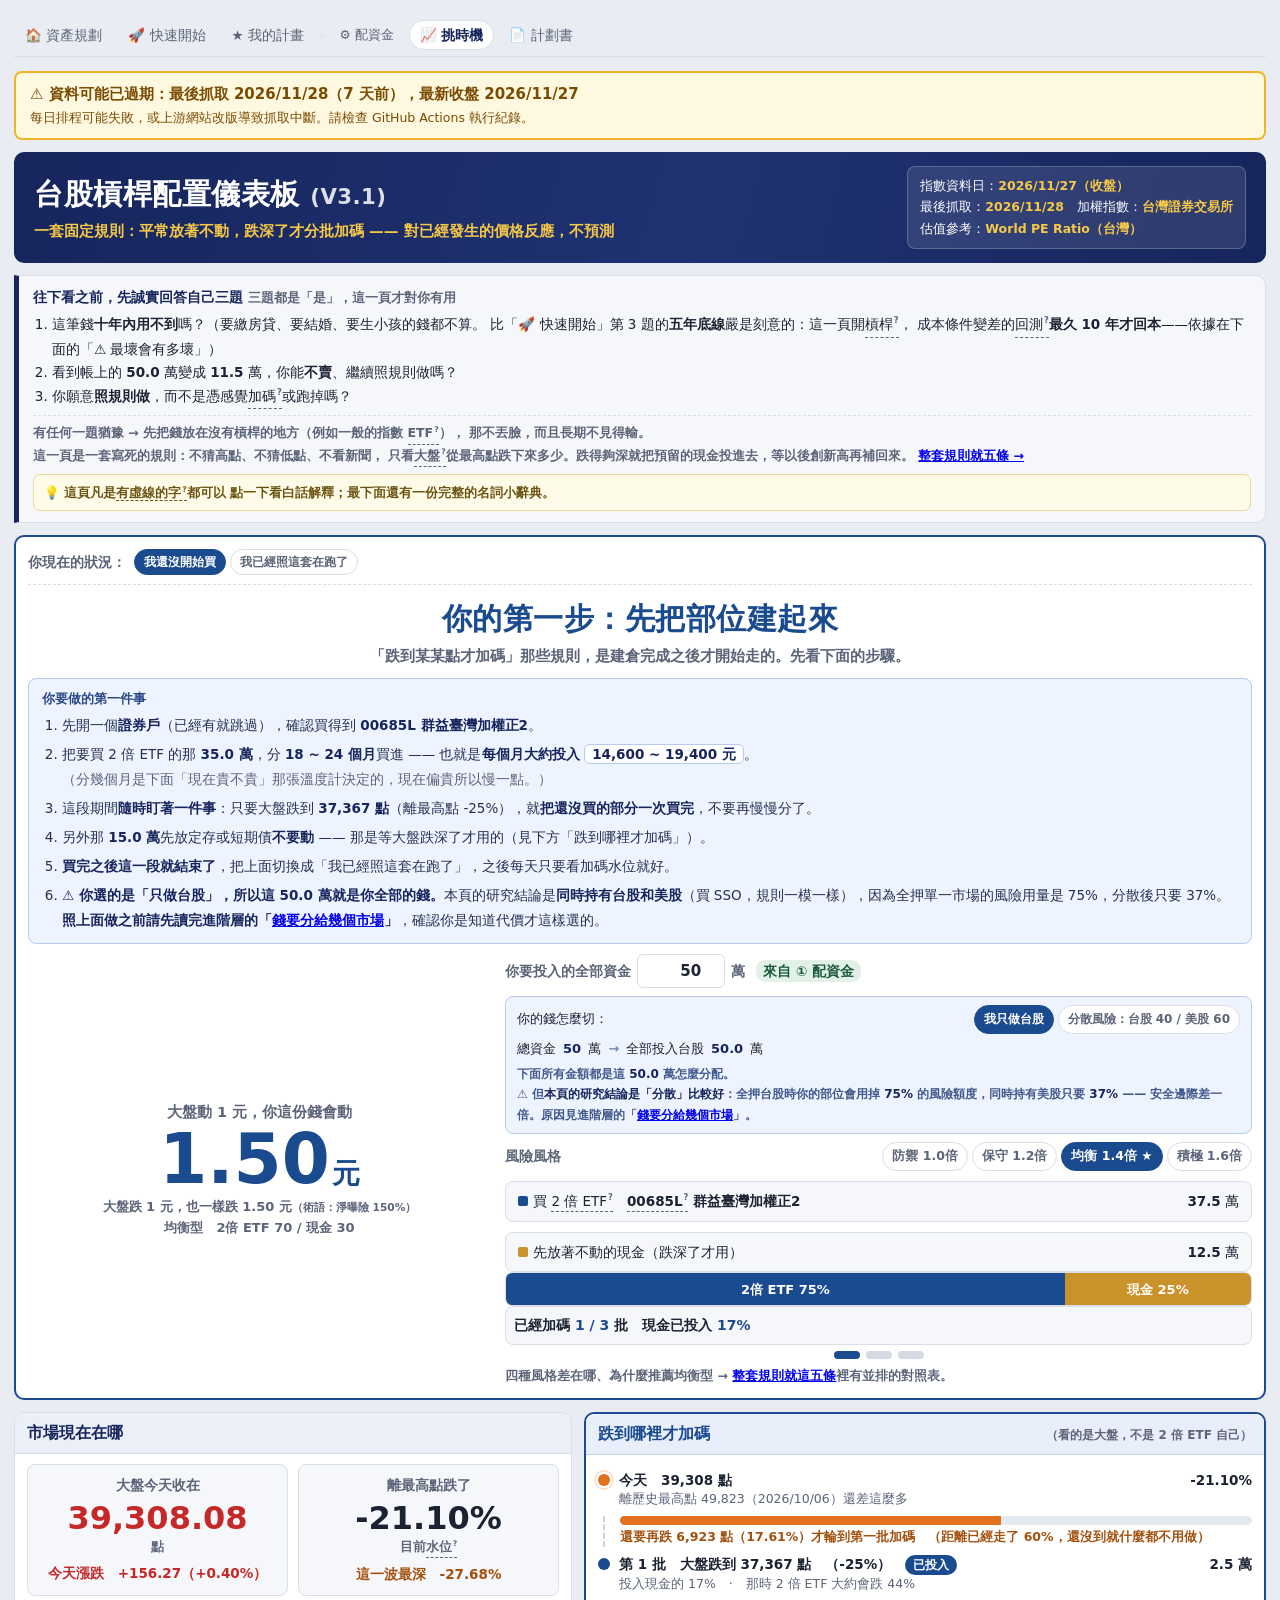
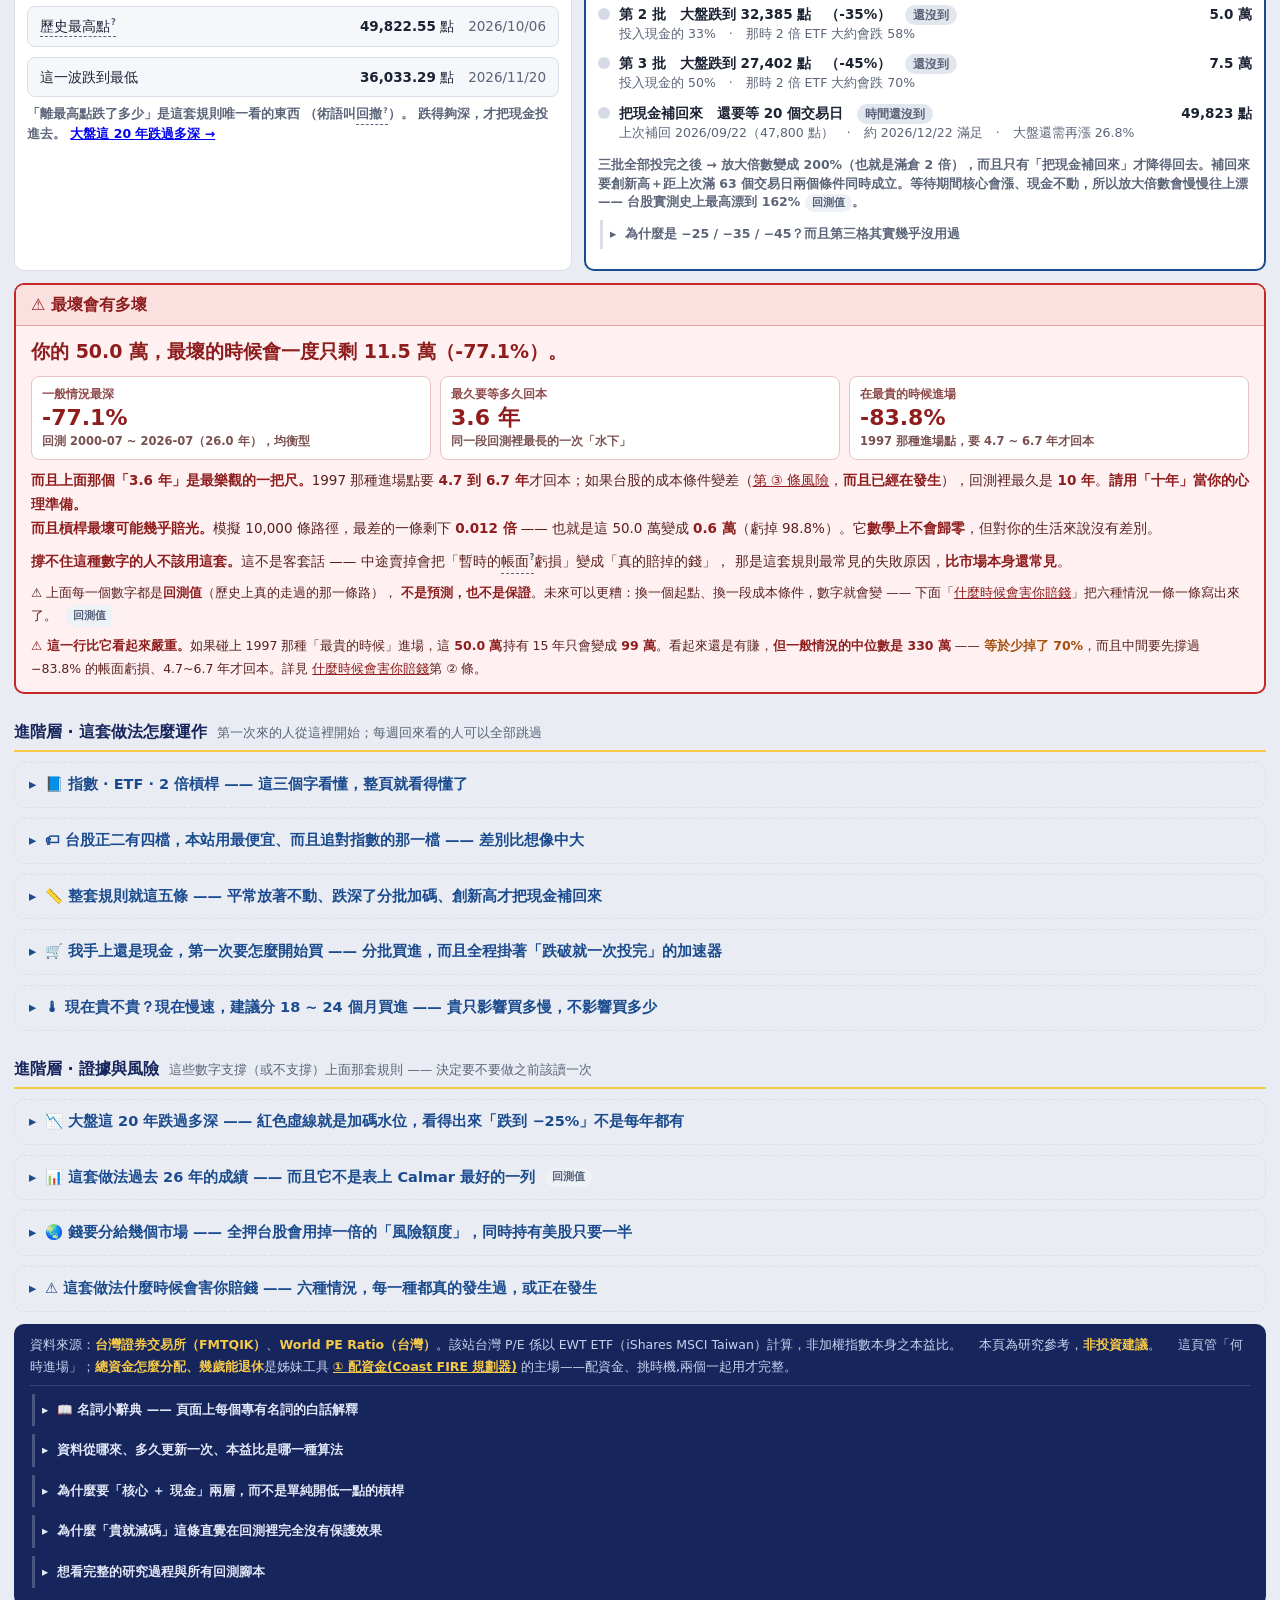
<file: timing/index.html>
<!DOCTYPE html>
<html lang="zh-Hant">
<head>
<meta charset="utf-8">
<meta name="viewport" content="width=device-width, initial-scale=1">
<title>台股槓桿配置儀表板</title>
<meta name="description" content="以「準備金回補」策略為核心的長期槓桿部位管理儀表板，每日自動更新。">
<link rel="stylesheet" href="../assets/ui.css">
<style>
/* 本頁專屬版面。:root 的顏色語彙(--up/--down 只給價格方向、風險走 --warn、
   規則水位走 --core)已經升格成全站 token,定義在 assets/ui.css。
   .sitenav、.term/#gpop、.termhint、.src、details.x、.jargon、#glossList 同樣搬過去了。 */
:root{ --wrap:1560px }
body{ line-height:1.5 }
.wrap{ padding:14px; overflow-x:clip }

.banner{display:none; margin-bottom:12px; padding:10px 14px; border-radius:8px; font-weight:700; border:2px solid transparent}
.banner.show{display:block}
.banner.warn{background:#fff8e1; border-color:#f0b429; color:#7a4c00}
.banner.err{background:#fdecea; border-color:#d64545; color:#8a1c1c}
.banner small{display:block; font-weight:400; margin-top:3px}

header{
  background:linear-gradient(105deg,var(--navy) 0%,var(--navy2) 55%,var(--navy) 100%);
  color:#fff; border-radius:10px; padding:14px 20px; margin-bottom:12px;
  display:flex; align-items:center; justify-content:space-between; gap:16px; flex-wrap:wrap;
}
header h1{margin:0; font-size:clamp(20px,2.3vw,31px); font-weight:800; letter-spacing:.5px}
header h1 .ver{font-size:.72em; opacity:.85}
header .sub{margin-top:4px; color:var(--gold); font-weight:700; font-size:clamp(12px,1.15vw,15px)}
header .meta{background:rgba(255,255,255,.10); border:1px solid rgba(255,255,255,.22);
  border-radius:8px; padding:8px 12px; font-size:12.5px; line-height:1.75; white-space:nowrap}
header .meta b{color:var(--gold); font-weight:700}

/* 「目前建議配置」是全頁唯一的行動指令，舊版卻把它放在最窄的 .84fr 欄，
   兩側夾著 35px 紅數字與整張回撤圖 —— 版面預算與重要性倒置。 */
/* S6：第三欄（回撤圖）搬進進階層，這裡只剩「市場在哪」與「觸發階梯」兩張卡。 */
.grid-top{display:grid; grid-template-columns:.9fr 1.1fr; gap:12px; margin-bottom:12px}
/* min-width:0 是必要的：grid/flex 子項預設 min-width:auto，
   會被內部寬表格撐開，導致整頁出現水平捲軸而非讓表格自己捲。 */
.card{background:var(--card); border:1px solid var(--line); border-radius:10px; padding:12px;
  display:flex; flex-direction:column; min-width:0}
/* 靠左而非置中：儀表板要保留左緣掃描線。標題在窄欄折行時，
   置中會讓兩種字級產生鋸齒狀左緣，是最傷可讀性的一處。 */
.card > h2{margin:-12px -12px 10px; padding:8px 12px; font-size:16px; font-weight:800;
  color:var(--navy); background:#eaeff8; border-bottom:1px solid var(--line);
  border-radius:9px 9px 0 0;
  display:flex; align-items:baseline; justify-content:space-between; gap:8px; flex-wrap:wrap}
.card > h2 .note{font-size:12px; font-weight:600; color:var(--muted); text-align:right}

/* ── 內嵌盒（L2 容器）───────────────────────────────────────
   .stat / .athbox / .fired / .pace / .accel / .kelly / .rangebox / .thermo
   本來是同一個元件寫了八遍（panel 底 + 1px 框 + radius 8 + .k/.v/.n 三層文字），
   只有色調不同。共同骨架收在這裡，各自只留差異。 */
.panel,.stat,.athbox,.fired,.pace,.accel,.kelly,.rangebox,.thermo{
  background:var(--panel); border:1px solid var(--line); border-radius:8px}
.panel .k,.stat .k,.pace .k,.accel .k,.kelly .k,.rangebox .k{font-weight:700}
.panel .v,.stat .v,.pace .v,.accel .v,.kelly .v,.rangebox .v{font-weight:800}
.panel .n,.pace .n,.accel .n,.kelly .n,.rangebox .n{margin-top:2px}

/* 市場狀態 */
.stat2{display:grid; grid-template-columns:1fr 1fr; gap:10px}
.stat{padding:10px; text-align:center}
.stat .k{font-size:13.5px; color:var(--muted)}
.stat .v{line-height:1.1; margin:6px 0 2px; font-size:clamp(22px,2.5vw,35px)}
.stat .v small{font-size:.42em; font-weight:700; margin-left:2px}
.stat .u{font-size:12.5px; color:var(--muted); font-weight:600}
.stat .chg{margin-top:6px; font-size:13.5px; font-weight:700}
.athbox{margin-top:10px;
  padding:9px 12px; font-size:13.5px; display:flex; justify-content:space-between; gap:10px; flex-wrap:wrap}
.athbox b{font-variant-numeric:tabular-nums}

/* ── 首屏 hero：一句結論 + 可執行金額 ─────────────────────────── */
.hero{border:2px solid var(--core); margin-bottom:12px}
.heroline{font-size:clamp(19px,2.4vw,30px); font-weight:800; color:var(--core);
  text-align:center; letter-spacing:.5px; margin:2px 0 10px}
.heroline small{display:block; font-size:.5em; font-weight:700; color:var(--muted);
  letter-spacing:0; margin-top:4px}
.herogrid{display:grid; grid-template-columns:.62fr 1fr; gap:14px; align-items:center}
.heroexpo{text-align:center}
.heroexpo .k{font-size:14.5px; font-weight:700; color:var(--muted)}
.heroexpo .v{font-size:clamp(44px,5.4vw,72px); font-weight:800; color:var(--core); line-height:1.02}
.heroexpo .n{font-size:13px; font-weight:700; color:var(--muted); margin-top:2px}
.heroalloc{min-width:0}
.capbar{display:flex; align-items:center; gap:6px; flex-wrap:wrap; margin-bottom:8px}
.capbar label{font-size:13.5px; font-weight:700; color:var(--muted)}
.capbar input{width:88px; padding:5px 8px; font:inherit; font-weight:800; text-align:right;
  border:1px solid var(--line); border-radius:6px; background:#fff; color:var(--ink)}
.capbar input:focus-visible{outline:2px solid var(--core); outline-offset:1px}
.capbar span{font-size:13.5px; font-weight:700; color:var(--muted)}
.segs{display:flex; gap:4px; margin-left:auto; flex-wrap:wrap}
.segs button{font:inherit; font-size:12.5px; font-weight:700; padding:4px 9px; cursor:pointer;
  border:1px solid var(--line); border-radius:999px; background:#fff; color:var(--muted)}
.segs button:hover{border-color:var(--core); color:var(--core)}
.segs button[aria-pressed="true"]{background:var(--core); border-color:var(--core); color:#fff}
.segs button:focus-visible{outline:2px solid var(--core); outline-offset:2px}

/* ── 兩層之間的分隔標題（S6：8 個 section → 基礎層 ＋ 進階層）──────
   改版前這個位置是一條 sticky 的 .secnav —— docs/IA.md §1 列的四種導覽模式之一
   （「每切一頁就重新學一次介面」的來源）。兩層之後不需要它：收合狀態下整頁只剩
   「基礎層 ＋ 9 行結論句」，那 9 行本身就是目次，而且每一行都比 pill 多講一整句話。
   樣式與 /plan/ 的 .layerhead 逐字相同 —— 兩個進階頁要長得像同一頁。 */
.layerhead{font-size:16px; color:var(--navy); margin:26px 0 10px; padding-bottom:6px;
  border-bottom:2px solid var(--gold); display:flex; align-items:baseline; gap:10px; flex-wrap:wrap}
.layerhead .small{font-weight:400; font-size:12.5px; color:var(--muted)}
/* 群組錨點（#learn / #evidence）與展開器錨點都要留捲動餘裕，否則深連結會貼齊視窗上緣 */
section.advgroup, details.adv{scroll-margin-top:12px}
html{scroll-behavior:smooth; scroll-padding-top:12px}
@media (prefers-reduced-motion:reduce){ html{scroll-behavior:auto} }
footer a{color:var(--gold); font-weight:700}
.sw{text-decoration:none; display:inline-block; width:10px; height:10px; border-radius:2px; margin-right:5px}

/* ── 觸發階梯（取代 7 欄批次表）─────────────────────────────────
   舊表把唯一可執行的欄位（「距離觸發」）放在第 7 欄，手機上在捲軸外。 */
.ladder{display:flex; flex-direction:column; gap:0}
.lrow{display:flex; align-items:flex-start; gap:9px; padding:5px 0}
.lrow .node{flex:0 0 12px; width:12px; height:12px; border-radius:50%; margin-top:4px;
  background:#d5dae4; box-shadow:0 0 0 2px #fff}
.lrow.on .node{background:var(--core)}
.lrow.now .node{background:var(--warn); box-shadow:0 0 0 2px #fff,0 0 0 4px #fbe3cf}
.lrow .body{flex:1; min-width:0; font-size:13.5px; line-height:1.5}
.lrow .t{font-weight:800}
.lrow .s{color:var(--muted); font-size:12.5px}
.lrow .amt{float:right; font-weight:800; font-variant-numeric:tabular-nums}
.lprog{margin:2px 0 2px 5px; padding-left:15px; border-left:2px dashed #ccd3e0}
.lprog .bar2{height:9px; border-radius:5px; background:#e4e8f0; overflow:hidden}
.lprog .bar2 span{display:block; height:100%; background:var(--warn); transition:width .3s}
.lprog .cap{font-size:12.5px; font-weight:700; color:var(--warn-ink); margin-top:3px}

/* 建議配置（主面板）*/
.act{border:2px solid var(--core)}
.act > h2{background:#e8eefa; color:var(--core); border-bottom-color:#c6d5ee}
.split{display:flex; height:34px; border-radius:7px; overflow:hidden; border:1px solid var(--line)}
.split span{display:flex; align-items:center; justify-content:center; font-style:normal;
  font-size:13px; font-weight:800; color:#fff; transition:width .3s}
.split .c{background:var(--core)} .split .r{background:var(--res)}
.legend{display:flex; justify-content:center; gap:14px; font-size:12.5px; font-weight:700; color:var(--muted)}
.legend .sw{display:inline-block; width:10px; height:10px; border-radius:2px; margin-right:4px}
.expo{margin:2px 0}
.expo .k{font-size:14.5px; font-weight:700; color:var(--muted)}
.expo .v{font-size:clamp(38px,4.6vw,62px); font-weight:800; color:var(--core); line-height:1.05}
.fired{padding:8px; font-size:14px; font-weight:700}
.fired b{color:var(--core)}
/* <u> 當進度點會被螢幕閱讀器唸成「下劃線」語意雜訊，改 span + aria-label。 */
.dots{display:flex; justify-content:center; gap:6px; margin-top:6px}
.dots .dot{display:block; width:26px; height:8px; border-radius:4px; background:#d5dae4}
.dots .dot.on{background:var(--core)}

/* 圖 */
.chartwrap{position:relative; flex:1; min-height:210px}
.chartwrap svg{display:block; width:100%; height:auto}
.chartwrap:focus-visible{outline:2px solid var(--core); outline-offset:2px; border-radius:6px}
.tip{position:absolute; pointer-events:none; opacity:0; transition:opacity .1s;
  background:rgba(22,37,92,.95); color:#fff; font-size:12.5px; font-weight:700;
  padding:5px 9px; border-radius:6px; white-space:nowrap; transform:translate(-50%,-130%)}
.chartfoot{margin-top:6px; text-align:center; font-size:12px; color:var(--muted)}

/* 表 */
.scroll{overflow-x:auto; -webkit-overflow-scrolling:touch; min-width:0; max-width:100%}
table{border-collapse:collapse; width:100%; font-size:14px; min-width:440px}
th,td{border:1px solid var(--line); padding:6px 8px; text-align:center; white-space:nowrap}
thead th{background:var(--navy); color:#fff; font-weight:700; font-size:13.5px}
tbody tr.next{outline:2.5px solid var(--warn); outline-offset:-2px}
/* 已投入是「策略照計畫運作」，不是壞事 → 藍系，與紅粉色的 .warnrow 區隔。
   舊版兩者同為 #fdeaea，讀者無法分辨「已完成」與「警告」。*/
tbody tr.done{background:#eaf0fa}
tbody tr.rec{background:#e8eefa; font-weight:700}
.tag{display:inline-block; padding:1px 8px; border-radius:10px; font-size:12px; font-weight:800}
.tag.done{background:var(--core); color:#fff}
.tag.wait{background:#e2e6ee; color:var(--muted)}
.tag.ok{background:#e3f0e8; color:#1b5c3b}
.num{font-variant-numeric:tabular-nums}
/* pos/neg 只給「價格方向」（收盤、日漲跌），維持台股紅漲綠跌。 */
.pos-num{color:var(--up); font-weight:700}
.neg-num{color:var(--down); font-weight:700}
/* 風險數值（最大回撤、深度回撤）走橘色。舊版把 −85.6% 上 neg-num 顯示成綠色 ——
   「最深的回撤」變綠是全頁語意錯得最離譜的一處。 */
.risk-num{color:var(--warn-ink); font-weight:700}
/* 規則水位（−25/−35/−45）是中性的規則，不是損益，不上漲跌色。 */
.rule-num{color:var(--ink); font-weight:700}
.tblnote{margin-top:8px; font-size:12.5px; color:var(--muted); font-weight:600}
h3.sec{margin:14px 0 6px; font-size:14.5px; font-weight:800; color:var(--navy)}

/* 五條規則：一條一行，每條 ≤ 25 字的主句 + 一句補充 */
.rules{list-style:none; margin:0; padding:0; counter-reset:r}
.rules li{counter-increment:r; position:relative; padding:7px 0 7px 30px;
  border-bottom:1px dashed var(--line)}
.rules li:last-child{border-bottom:0}
.rules li::before{content:counter(r); position:absolute; left:0; top:8px;
  width:20px; height:20px; border-radius:50%; background:var(--core); color:#fff;
  font-size:12px; font-weight:800; text-align:center; line-height:20px}
.rules .rt{font-size:14.5px; line-height:1.6}
.rules .rs{font-size:12.5px; color:var(--muted); margin-top:2px; line-height:1.6}

/* 估值溫度計 */
.thermo{padding:10px}
.thermo .row1{display:flex; align-items:baseline; justify-content:center; gap:10px; flex-wrap:wrap}
.thermo .pe{font-size:clamp(26px,3vw,40px); font-weight:800; color:#9b1c1c}
.thermo .pe small{font-size:.4em; margin-left:2px}
.thermo .pct{font-size:14px; font-weight:700; color:var(--muted)}
.bar{position:relative; height:16px; border-radius:8px; margin:10px 0 4px;
  background:linear-gradient(90deg,#2f8f6f 0%,#8bbf46 30%,#e6c229 60%,#e2711d 80%,#c62828 100%)}
.bar .mark{position:absolute; top:-4px; width:3px; height:24px; background:#16255c; border-radius:2px;
  box-shadow:0 0 0 2px #fff}
.barlab{display:flex; justify-content:space-between; font-size:11.5px; color:var(--muted); font-weight:700}
.pace{margin-top:10px; background:#fdf6e0; border-color:#ecd79a; padding:9px 11px; text-align:center}
.pace .k{font-size:12.5px; color:#6b5410}
.pace .v{font-size:clamp(17px,1.8vw,23px); color:#7a5c00; margin-top:2px}
.pace .n{font-size:12.5px; color:#6b5410}

/* 漸進揭露(details.x)已升格成全站元件 —— 定義搬到 assets/ui.css,
   連同它的核心規則:<summary> 是「結論句」,不是標籤。 */

/* ── 結構性風險警告框 ──────────────────────────────────────────
   .help（黃框）在 V2.4 已完全被 details.x 取代 —— 「怎麼用」那 7 條清單、
   「為什麼只給區間」那 4 條，都改成收合式說明，不再需要一個常駐的黃色大框。 */
.risk{border:1px solid; border-radius:8px; margin-top:12px}
.risk h3{margin:0 0 6px; font-size:14.5px; font-weight:800}
.risk p{font-size:13px; line-height:1.75}
.risk{background:#fff1f1; border-color:#e7a3a3; border-left:5px solid #c62828; padding:11px 13px}
.risk h3{color:#8f1d1d}
.risk p{margin:0 0 7px; color:#5c2020}
.risk p:last-child{margin-bottom:0}
.risk table{margin-top:8px; font-size:12.5px}
.risk th{background:#f7dede; color:#7a1c1c}
.accel{margin-top:8px; background:#eef4ff; border-color:#b8caea; padding:8px 11px; text-align:center}
.accel .k{font-size:12.5px; color:#2b4a86}
.accel .v{font-size:clamp(15px,1.5vw,19px); color:#16255c; margin-top:2px}
.accel .n{font-size:12px; color:#42598c}

/* 跨市場配置（整寬卡）*/
.blend{margin-top:12px}
.blend > h2{background:#eaf3ef; color:#1f5c4d; border-bottom-color:#c2ddd3}
.lead{margin:0 0 10px; font-size:14px; line-height:1.8}
.lead b{color:var(--navy)}
.rangewrap{display:grid; grid-template-columns:repeat(2,1fr); gap:10px; margin-bottom:10px}
.rangebox{padding:9px 10px; text-align:center; border-top:4px solid var(--line)}
.rangebox.tw{border-top-color:var(--mk-tw)} .rangebox.spx{border-top-color:var(--mk-spx)}
.rangebox .k{font-size:13px; font-weight:700; color:var(--muted)}
.rangebox .v{font-size:clamp(19px,2.1vw,27px); font-weight:800; line-height:1.15; margin-top:3px}
.rangebox .n{font-size:11.5px; color:var(--muted); font-weight:600; margin-top:2px}
.split .tw{background:var(--mk-tw)} .split .spx{background:var(--mk-spx)}
.kelly{margin:10px 0; background:#eef4ff; border-color:#b8caea; padding:10px 12px; text-align:center}
.kelly .k{font-size:12.5px; font-weight:700; color:#2b4a86}
.kelly .v{font-size:clamp(17px,1.9vw,24px); font-weight:800; color:#16255c; margin-top:3px}
.kelly .v s{text-decoration:none; color:var(--warn-ink)}
.kelly .n{font-size:12.5px; color:#42598c; margin-top:3px}
.two{display:grid; grid-template-columns:1fr 1fr; gap:12px; align-items:start}
.two > div{min-width:0}
tbody tr.cur{background:#f2f4f9}
tbody tr.warnrow{background:#fdeaea}
/* 對照列(不開槓桿的「什麼都不做」組)：與策略列視覺分家，
   否則讀者會把 0050／VTI／VOO 讀成「本站的另外三個選項」。 */
tbody tr.refrow{background:#fbfcfe; color:#4a5468}
tbody tr.refrow td:first-child{border-left:3px solid var(--line)}

footer{margin-top:12px; background:var(--navy); color:#c8d2ee; border-radius:10px;
  padding:10px 16px; font-size:12.5px; line-height:1.8}
footer b{color:var(--gold)}
footer .fnote{padding-bottom:6px; border-bottom:1px solid rgba(255,255,255,.15); margin-bottom:4px}
/* footer 內的 details 走深底配色 */
footer details.x{border-left-color:rgba(255,255,255,.22)}
footer details.x > summary{color:#e2e8f8; font-size:13px}
footer details.x[open] > summary, footer details.x > summary:hover{color:var(--gold)}
footer details.x.risky{border-left-color:#e08a8a}
footer details.x.risky > summary{color:#ffd9d9}
footer details.x.risky[open] > summary{color:#ffb8b8}
footer details.x .body{color:#c8d2ee; font-size:12.5px}
footer details.x .body p{margin:0 0 8px}
footer details.x .body p:last-child{margin-bottom:0}
footer code{background:rgba(255,255,255,.12); padding:1px 4px; border-radius:3px}


/* ══════════════════════════════════════════════════════════════
   V3.0 新手版新增元件
   讀者換成「沒買過股票的人」之後，版面多了三種舊版沒有的東西：
   (1) 教學區塊（先講前提知識，才給操作指令）
   (2) 名詞註解（術語降級成小字，白話當主標）
   (3) 金額口徑的兩段式換算（總資金 → 台股這份 → 核心／準備金）
   ══════════════════════════════════════════════════════════════ */

/* 白話為主術語為輔(.jargon/.plainlead)與名詞小氣泡(.term/#gpop,含頁尾深底的淺色版)
   已升格成全站元件 —— 定義搬到 assets/ui.css。 */

/* ── 基礎層最上方：三題自我檢核 ────────────────────────────────
   docs/IA.md §5.6「三個不准動的東西」第 1 條：它是這一頁唯一的
   「你該不該往下看」判準，**必須留在基礎層最上方**。
   改版前它是整整一屏（.intro 兩欄 + 一段 4 段落的紅框 + 一顆跳轉鈕）；
   S6 壓成三行 + 一句結論，紅框那 4 段落搬去頁面下方的「⚠ 最壞會有多壞」。 */
.qbox{background:var(--panel); border:1px solid var(--line); border-left:5px solid var(--navy);
  border-radius:0 10px 10px 0; padding:11px 14px; margin-bottom:12px}
.qbox .k{font-size:13.5px; font-weight:800; color:var(--navy); margin-bottom:5px}
.qbox .k .note{font-weight:600; color:var(--muted); font-size:12.5px}
/* 三行：一行一題，不用 <ol> 的縱向留白，讓它真的只佔三行 */
.qbox ol{margin:0; padding-left:19px; font-size:13.5px; line-height:1.75}
.qbox ol li{margin:0}
.qbox .n{margin-top:6px; padding-top:6px; border-top:1px dashed var(--line);
  font-size:12.5px; color:var(--muted); font-weight:600; line-height:1.7}
.qbox .termhint{margin-top:7px}

/* ── 基礎層最下方：⚠ 最壞會有多壞（L1，不折疊）──────────────────
   docs/IA.md §3.3 的例外條款：風險揭露即使不是「動作」也不准折疊。
   §7.2：凡是風險數字一律同時給金額 —— 所以這裡的 −77.1% 一定跟著
   「你的 100 萬會一度剩 23 萬」，而且金額跟著使用者填的總資金與選的風格走。 */
.worst{border:2px solid #c62828; background:#fff1f1; border-radius:10px;
  padding:12px 15px; margin-bottom:12px; color:#5c2020}
.worst > h2{margin:-12px -15px 10px; padding:8px 15px; font-size:16px; font-weight:800;
  color:#8f1d1d; background:#fbe0e0; border-bottom:1px solid #e7a3a3; border-radius:8px 8px 0 0}
.worst .wline{font-size:clamp(15px,1.8vw,19px); font-weight:800; color:#8f1d1d; line-height:1.6}
.worst .wline b{font-variant-numeric:tabular-nums}
.worst p{margin:8px 0 0; font-size:13.5px; line-height:1.8}
.worst p b{color:#8f1d1d}
.worst .wgrid{display:grid; grid-template-columns:repeat(3,1fr); gap:9px; margin-top:10px}
.worst .wcell{background:#fff; border:1px solid #e7c3c3; border-radius:8px; padding:8px 10px}
.worst .wcell .k{font-size:12px; font-weight:700; color:#8f4a4a}
.worst .wcell .v{font-size:clamp(17px,2vw,22px); font-weight:800; color:#8f1d1d;
  line-height:1.15; margin-top:2px; font-variant-numeric:tabular-nums}
.worst .wcell .n{font-size:11.5px; color:#7a5050; font-weight:600; margin-top:2px; line-height:1.6}
@media (max-width:820px){ .worst .wgrid{grid-template-columns:1fr} }

/* ── 三個字先搞懂 ─────────────────────────────────────────── */
.three{display:grid; grid-template-columns:repeat(3,1fr); gap:11px}
.three > div{min-width:0}
.lcard{background:var(--panel); border:1px solid var(--line); border-radius:8px;
  padding:11px 12px; border-top:3px solid var(--core)}
.lcard .ln{display:inline-block; width:20px; height:20px; border-radius:50%;
  background:var(--core); color:#fff; font-size:12px; font-weight:800;
  text-align:center; line-height:20px; margin-right:6px}
.lcard .lt{display:inline; font-size:15px; font-weight:800; color:var(--navy)}
.lcard p{margin:7px 0 0; font-size:13px; line-height:1.8; color:#3d4759}
.lcard .eg{margin-top:7px; padding-top:6px; border-top:1px dashed var(--line);
  font-size:12.5px; color:var(--muted); font-weight:600; line-height:1.7}
.lcard .eg b{color:var(--warn-ink)}

/* ── 金額口徑：總資金 → 台股這份 → 核心／準備金 ────────────────
   舊版的「本金」沒說是哪一筆錢，程式卻直接拿它乘核心比重；
   而同一頁下方又說上半部只是「台股這一份」（預設 40%）。
   填「全部的錢」的人會買到 2.5 倍該有的部位 —— 這條流程就是為了修掉它。 */
.capflow{background:#eef4ff; border:1px solid #b8caea; border-radius:8px;
  padding:8px 11px; margin-bottom:8px; font-size:13px; line-height:1.7}
.capflow .step{display:flex; align-items:baseline; gap:7px; flex-wrap:wrap}
.capflow .arw{color:#7b8db3; font-weight:800}
.capflow b{color:#16255c; font-variant-numeric:tabular-nums}
.capflow .hint{margin-top:4px; font-size:12px; color:#42598c; font-weight:600}
/* flex-wrap 是必要的：兩顆按鈕的文字都很長（「分散風險：台股 40 / 美股 60」），
   沒有它在 320px 寬會被壓成一團或直接溢出。#stageSeg 用同一個 class，一起受益。 */
.scopeseg{display:flex; flex-wrap:wrap; gap:4px; margin-left:auto}
.scopeseg button{font:inherit; font-size:12px; font-weight:700; padding:3px 9px; cursor:pointer;
  border:1px solid var(--line); border-radius:999px; background:#fff; color:var(--muted)}
.scopeseg button:hover{border-color:var(--core); color:var(--core)}
.scopeseg button[aria-pressed="true"]{background:var(--core); border-color:var(--core); color:#fff}
.scopeseg button:focus-visible{outline:2px solid var(--core); outline-offset:2px}

/* 「虛線字可以點」的提示(.termhint/.fakedot)已升格成全站元件 → assets/ui.css。
   使用者測試顯示:沒有人自己發現虛線＋問號代表可點。**不要順手刪掉它。** */

/* ── 階段切換與建倉步驟 ─────────────────────────────────────
   「今天不必做任何事」對已經在跑的人是正確指令，對還沒開戶的人是災難。
   兩種人要走的路完全不同，所以先分岔再給指令。 */
.stagebar{display:flex; align-items:center; gap:8px; flex-wrap:wrap;
  padding-bottom:9px; margin-bottom:9px; border-bottom:1px dashed var(--line)}
.stagebar .k{font-size:13.5px; font-weight:700; color:var(--muted)}
.stagebar .scopeseg{margin-left:0}
.buildbox{background:#eef4ff; border:1px solid #b8caea; border-radius:8px;
  padding:10px 13px; margin:0 0 10px}
.buildbox .bk{font-size:13px; font-weight:800; color:#2b4a86; margin-bottom:5px}
.bsteps{margin:0; padding-left:20px; font-size:13.5px; line-height:1.85; color:#22314f}
.bsteps li{margin-bottom:4px}
.bsteps li:last-child{margin-bottom:0}
.bsteps b{color:#16255c}
.bsteps .amt{background:#fff; border:1px solid #b8caea; border-radius:6px;
  padding:1px 7px; font-weight:800; font-variant-numeric:tabular-nums}

/* 出處標籤(.src.live / .fixed / .weak)已升格成全站元件 → assets/ui.css。
   它是本站誠實度的具體實現(新手分不出「今天抓的」與「三年前回測跑出來的」),
   **重構中最容易被順手弄丟的東西之一。** */

/* ── 風險段落（§8）──────────────────────────────────────────
   舊版把同一件事拆在「正文紅框」與「頁尾註解」各講一次，共 5+6 塊。
   合併成一區之後，每一種失效模式只有一張卡。 */
.rcard{border:1px solid #e7a3a3; border-left:5px solid #c62828; border-radius:8px;
  background:#fff8f8; padding:11px 13px; margin-bottom:10px}
.rcard:last-child{margin-bottom:0}
.rcard .rh{font-size:15px; font-weight:800; color:#8f1d1d; margin-bottom:5px; line-height:1.55}
.rcard .rp{font-size:13.5px; line-height:1.85; color:#4a3030; margin:0 0 7px}
.rcard .rp:last-child{margin-bottom:0}
.rcard .rp b{color:#8f1d1d}
.rcard .keyn{display:block; background:#fff; border:1px solid #e7c3c3; border-radius:7px;
  padding:8px 11px; margin:7px 0; font-size:13.5px; font-weight:700; color:#7a1515; line-height:1.75}
.rcard details.x{border-left-color:#e7c3c3}
.rcard details.x > summary{color:#8f4a4a}
.rcard details.x[open] > summary, .rcard details.x > summary:hover{color:#7a1515}

/* ── 名詞小辭典（頁尾）──────────────────────────────────────
   版面骨架來自 assets/ui.css(#glossList);本頁的頁尾是深藍底,
   只覆寫顏色。選擇器要用 #glossList 才蓋得過去 —— 用 .gloss 會輸給 ID。 */
#glossList > div{border-bottom-color:rgba(255,255,255,.16)}
#glossList .gt{color:var(--gold)}
#glossList .gd{color:#c8d2ee}
.glosshunt{border-color:rgba(255,255,255,.28); background:rgba(255,255,255,.10); color:#fff}
.glosshunt::placeholder{color:#93a2cc}
.glosshunt:focus-visible{outline-color:var(--gold)}

/* 表頭裡的第二行小字：欄名太短講不清楚時用，例如「實際成本／扣完所有費用」 */
.th2{display:block; font-weight:600; font-size:.82em; opacity:.72; margin-top:1px}
/* 四檔正二比較表：本頁選用的那一列要一眼看得出來 */
#tPick tr.pick{background:#eef4ff}
#tPick tr.pick td{font-weight:700}
#tPick td.tk{font-variant-numeric:tabular-nums; white-space:nowrap}
#tPick .bad{color:var(--warn-ink)}
/* 「最低」用系統規則色（--core），不用 --up/--down —— 那兩個保留給價格漲跌。 */
#tPick .best{display:inline-block; font-size:.76em; font-weight:800; padding:0 5px;
  border-radius:8px; background:var(--core); color:#fff; vertical-align:1px; margin-left:3px}
#tPick td.bestcell{color:var(--core)}

/* 圖表資料缺漏揭露 */
.gapnote{margin-top:5px; font-size:11.5px; color:var(--warn-ink); font-weight:600; text-align:center}

@media (max-width:1080px){
  .three{grid-template-columns:1fr}
}
@media (max-width:820px){
  .scopeseg{margin-left:0; width:100%}
  .capflow .step{gap:4px}
  /* 首屏右欄現在多了「資金怎麼切」與兩組切換鈕，.62fr 在手機上會把它擠成一長條。
     舊版右欄只有一個輸入框，所以一直沒踩到這個問題。 */
  .herogrid{grid-template-columns:1fr; gap:10px}
  .heroexpo .v{font-size:clamp(38px,13vw,52px)}
  .segs{margin-left:0}
  .capbar{gap:5px}
  /* 名詞小辭典在窄螢幕改單欄，minmax 的 268px 下限在 320px 裝置會溢出 */
  .gloss{grid-template-columns:1fr}
}
@media (prefers-reduced-motion:reduce){
  *,*::before,*::after{transition:none !important; animation:none !important}
}
/* 820~1080px 原本是死區：兩欄各約 430px，而 table 的 min-width 是 440px
   → 卡片裡的表格必定橫捲。iPad 直立（834px）與 13" 筆電分割視窗全部落在這一段，
   所以在 1080px 就先塌成單欄。 */
@media (max-width:1080px){
  .two{grid-template-columns:1fr}
}
@media (max-width:820px){
  body{font-size:14px}
  .wrap{padding:10px}
  header{flex-direction:column; align-items:flex-start}
  header .meta{white-space:normal; width:100%}
  .grid-top{grid-template-columns:1fr}
  .rangewrap,.two{grid-template-columns:1fr}
  /* 手機上「今天該持有什麼」必須是第一張卡 —— 舊版塌成單欄後它被推到第二屏。 */
  .grid-top .act{order:-1}
  table{min-width:0}
}
</style>
</head>
<body>
<div class="wrap">

  <nav id="apNav"></nav>

  <div id="banner" class="banner"></div>

  <header>
    <div>
      <h1>台股槓桿配置儀表板 <span class="ver" id="hVer">—</span></h1>
      <div class="sub">一套固定規則：平常放著不動，跌深了才分批加碼 —— 對已經發生的價格反應，不預測</div>
    </div>
    <div class="meta">
      <div>指數資料日：<b id="mUpdated">—</b></div>
      <div>最後抓取：<b id="mFetched">—</b>　加權指數：<b>台灣證券交易所</b></div>
      <div>估值參考：<b id="mPeSrc">—</b></div>
    </div>
  </header>

  <!-- ═══════════════════════════════════════════════════════════════════
       S6：8 個 section → 兩層（docs/IA.md §5.6）

       這一頁的讀者已經在跑了，他每次來只問一件事：**今天要不要動手？**
       改版前那件事被埋在第三段，前面兩段是「這頁是什麼」與「先搞懂三個字」——
       對第一次來的人是對的，對每週回來的人是每次都要捲過去的兩屏。

       基礎層＝今天該做什麼（原 §3 ＋ §4 的市場狀態與觸發階梯）＋ 三題自我檢核；
       進階層＝其餘全部，9 個獨立展開器、預設收合、收合狀態記進 ap_state_v2.ui.adv。
       ═══════════════════════════════════════════════════════════════════ -->

  <!-- ═══ 基礎層 ①：三題自我檢核 ═════════════════════════════════════
       docs/IA.md §5.6「三個不准動的東西」第 1 條：這是這一頁唯一的
       「你該不該往下看」判準，**必須留在基礎層最上方**。可以壓縮，不能搬走。
       改版前它是整整一屏（兩欄的 .intro ＋ 一段四段落的紅框 ＋ 一顆跳轉鈕）；
       現在是三行 ＋ 一句結論，紅框那四段落搬去下面的「⚠ 最壞會有多壞」（那裡才是
       它該在的層 —— docs/IA.md §3.3：風險揭露不准折疊，但也不必擋在入口）。 -->
  <div class="qbox" id="secCheck">
    <div class="k">往下看之前，先誠實回答自己三題
      <span class="note">三題都是「是」，這一頁才對你有用</span></div>
    <ol>
      <li>這筆錢<b>十年內用不到</b>嗎？（要繳房貸、要結婚、要生小孩的錢都不算。
        比「🚀 快速開始」第 3 題的<b>五年底線</b>嚴是刻意的：這一頁開槓桿，
        成本條件變差的回測<b>最久 10 年才回本</b>——依據在下面的「⚠ 最壞會有多壞」）</li>
      <!-- 金額跟著使用者填的總資金與選的風格走（docs/IA.md §7.2：風險數字一律同時給金額）。
           改版前寫死「100 萬變成 23 萬」—— 填了 500 萬的人要自己心算。 -->
      <li id="qCheck2">看到帳上的 <b>100</b> 萬變成 <b>23</b> 萬，你能<b>不賣</b>、繼續照規則做嗎？</li>
      <li>你願意<b>照規則做</b>，而不是憑感覺加碼或跑掉嗎？</li>
    </ol>
    <div class="n">有任何一題猶豫 → 先把錢放在<b>沒有槓桿</b>的地方（例如一般的指數 ETF），
      那不丟臉，而且長期不見得輸。<br>
      這一頁是一套<b>寫死的規則</b>：不猜高點、不猜低點、不看新聞，
      只看<b>大盤從最高點跌下來多少</b>。跌得夠深就把預留的現金投進去，等以後創新高再補回來。
      <a href="#adv-rules">整套規則就五條 →</a></div>
    <div class="termhint">💡 這頁凡是<span class="fakedot">有虛線的字</span>都可以
      <b>點一下</b>看白話解釋；最下面還有一份完整的<b>名詞小辭典</b>。</div>
  </div>

  <!-- ═══ 基礎層 ②：今天該做什麼（原 §3）════════════════════════════ -->
  <section class="card hero" id="secToday">
    <!-- 「今天不必做任何事」對已經在跑的人是對的，對還沒開戶的人是災難性的誤導 ——
         而後者正是本頁改寫後的主要讀者。所以先問清楚你是哪一種。 -->
    <div class="stagebar">
      <span class="k">你現在的狀況：</span>
      <div class="scopeseg" id="stageSeg" role="group" aria-label="你目前的階段"></div>
    </div>
    <div class="heroline" id="hHeadline">—</div>
    <div class="buildbox" id="buildBox" hidden>
      <div class="bk">你要做的第一件事</div>
      <ol class="bsteps" id="bSteps"></ol>
    </div>
    <div class="herogrid">
      <div class="heroexpo">
        <div class="k">大盤動 1 元，你這份錢會動</div>
        <div class="v" id="aExpo">—</div>
        <div class="n" id="aExpoPlain">—</div>
        <div class="n" id="aProfileName">—</div>
      </div>
      <div class="heroalloc">
        <div class="capbar">
          <label for="capIn">你要投入的<b>全部</b>資金</label>
          <input id="capIn" type="number" inputmode="numeric" min="1" max="999999" step="10" value="100">
          <span>萬</span><span id="capFromPlan"></span>
        </div>
        <!-- 金額口徑：舊版的「本金」直接被當成「台股這一份」去乘核心比重，
             但本頁建議的是台股 40 / 美股 60 —— 填「全部的錢」的人會超配 2.5 倍。 -->
        <div class="capflow">
          <div class="step">
            <span>你的錢怎麼切：</span>
            <div class="scopeseg" id="capScope" role="group" aria-label="資金範圍"></div>
          </div>
          <div class="step" id="capFlowLine" style="margin-top:4px">—</div>
          <div class="hint" id="capFlowHint">—</div>
        </div>
        <div class="capbar">
          <label>風險風格</label>
          <div class="segs" id="segProfiles" role="group" aria-label="風險風格"></div>
        </div>
        <div class="athbox"><span><span class="sw" style="background:var(--core)"></span>買 2 倍 ETF　<b id="hCoreName">—</b></span>
          <span><b class="num" id="hCoreAmt">—</b> 萬</span></div>
        <div class="athbox"><span><span class="sw" style="background:var(--res)"></span>先放著不動的現金（跌深了才用）</span>
          <span><b class="num" id="hResAmt">—</b> 萬</span></div>
        <div class="split">
          <span class="c" id="barCore">核心 —</span><span class="r" id="barRes">準備金 —</span>
        </div>
        <div class="fired" id="aFired">—</div>
        <div class="dots" id="aDots"></div>
        <div class="tblnote">四種風格差在哪、為什麼推薦均衡型 →
          <a href="#adv-rules">整套規則就這五條</a>裡有並排的對照表。</div>
      </div>
    </div>
  </section>

  <!-- ═══ 基礎層 ③：市場現在在哪 ＋ 觸發階梯（原 §4 的前兩張卡）════════
       原 §4 的第三張卡（20 年回撤走勢圖）是「為什麼」不是「今天做什麼」，
       搬進進階層的 #adv-ddchart。 -->
  <div class="grid-top" id="secMarket">

    <section class="card">
      <h2>市場現在在哪</h2>
      <div class="stat2">
        <div class="stat">
          <div class="k">大盤今天收在</div>
          <div class="v num" id="sClose">—</div>
          <div class="u">點</div>
          <div class="chg" id="sChg">—</div>
        </div>
        <div class="stat">
          <div class="k">離最高點跌了</div>
          <div class="v num" id="sDd">—</div>
          <div class="u">目前水位</div>
          <div class="chg" id="sMaxDd">—</div>
        </div>
      </div>
      <div class="athbox">
        <span>歷史最高點</span>
        <span><b class="num" id="sAth">—</b> 點　<span id="sAthDate" style="color:var(--muted)">—</span></span>
      </div>
      <div class="athbox">
        <span>這一波跌到最低</span>
        <span><b class="num" id="sTrough">—</b> 點　<span id="sTroughDate" style="color:var(--muted)">—</span></span>
      </div>
      <div class="tblnote">「離最高點跌了多少」是這套規則<b>唯一</b>看的東西
        （術語叫<button type="button" class="term" data-g="drawdown">回撤</button>）。
        跌得夠深，才把現金投進去。
        <a href="#adv-ddchart">大盤這 20 年跌過多深 →</a></div>
    </section>

    <section class="card act">
      <h2>跌到哪裡才加碼 <span class="note">（看的是大盤，不是 2 倍 ETF 自己）</span></h2>
      <div class="ladder" id="aLadder"></div>
      <div class="tblnote" id="aLadderNote">—</div>
      <details class="x how">
        <summary>為什麼是 −25 / −35 / −45？而且第三格其實幾乎沒用過</summary>
        <div class="body">
          <p>這三個水位是回測比較過 8 種方案後選的：它的四種條件平均表現最好（Calmar 0.251）、
            起伏最小、在崩盤期間也最好。<span class="src fixed">回測值</span></p>
          <p><b>但要誠實講一件事：第三格（−45%）在歷史上從來沒有「單獨」發揮作用。</b>
            在回測樣本期間內（2000 年 7 月起算），台股的回撤分布在 <b>−32% 到 −58% 之間沒有任何一次事件</b> ——
            要嘛跌不到 −35%，要嘛一路跌破 −45%。所以歷史上<b>只要跌到 −35%，最後都會再跌到 −45%</b>
            （樣本內只有 2000 和 2008 兩次）。</p>
          <p><b>⚠ 但這不代表你可以提早在 −35% 就把剩下的錢全部投完。</b>
            兩者之間隔了好幾個月，而且價差很大：</p>
          <div class="scroll"><table>
            <thead><tr><th>那一輪</th><th>第 2 批（−35%）</th><th>第 3 批（−45%）</th><th>第 3 批便宜多少</th></tr></thead>
            <tbody>
              <tr><td>2000 網路泡沫</td><td>2000-10-18　5,432 點</td><td>2000-12-26　4,721 點</td><td class="num risk-num">便宜 13%</td></tr>
              <tr><td>2008 金融海嘯</td><td>2008-09-05　6,307 點</td><td>2008-10-08　5,206 點</td><td class="num risk-num">便宜 17.5%</td></tr>
            </tbody>
          </table></div>
          <p>1997 那一輪拖得更久：第 2 批到第 3 批隔了 <b>5 個月</b>，而從第 1 批一路到第 3 批<b>橫跨 16 個月</b>（1997-10 → 1999-02）。
            <b>提早投完等於用貴 13~18% 的價格買同一批貨</b> —— 照規則等，是有代價地在等，不是猶豫。</p>
          <p>留著第三格的另一個理由是：「歷史上沒發生過」不等於「以後不會發生」。
            而且把樣本拉回 1995，<b>1995 年那一波最深只到 −36.1%</b>，
            會觸發 −35 但不會觸發 −45 —— <b>反例是存在的</b>。</p>
          <p class="tblnote">出處：<code>backtest/tranche_final.py</code>、README「誠實的保留」。
            ⚠ 這個「空隙」只有 <b>2 個獨立事件</b>支撐，作者自己也說「保留兩檔是為了防它只是樣本偶然，
            不是因為它被驗證過」。<span class="src fixed">回測值</span></p>
        </div>
      </details>
    </section>
  </div>

  <!-- ═══ 基礎層 ④：⚠ 最壞會有多壞（L1，不折疊）═══════════════════════
       docs/IA.md §3.3 的例外條款：風險揭露即使不是「動作」，也不准折疊。
       本站的核心價值是「不保證你會賺錢，只幫你看清楚最壞會有多壞」——
       把 −80% 收進「看細節 ⌄」等於把誠實揭露刪掉了。

       這一段的內容全部來自改版前 §1 那個紅框（.introwarn）。搬到這裡的理由：
       它不是「你該不該往下看」的判準（那是上面三題），而是「你決定要做之後，
       要先看清楚的代價」—— 所以它屬於基礎層的**結尾**，不是入口。
       §7.2：凡是風險數字一律同時給金額，而且金額跟著你填的總資金與選的風格走。 -->
  <section class="worst" id="secWorst">
    <h2>⚠ 最壞會有多壞</h2>
    <div class="wline" id="worstLine">—</div>
    <div class="wgrid" id="worstGrid"></div>
    <p id="worstNote">—</p>
    <p><b>撐不住這種數字的人不該用這套。</b>這不是客套話 ——
      中途賣掉會把「暫時的帳面虧損」變成「真的賠掉的錢」，
      那是這套規則最常見的失敗原因，<b>比市場本身還常見</b>。</p>
    <p style="font-size:12.5px">⚠ 上面每一個數字都是<b>回測值</b>（歷史上真的走過的那一條路），
      <b>不是預測，也不是保證</b>。未來可以更糟：換一個起點、換一段成本條件，數字就會變
      —— 下面「<a href="#adv-risk" style="color:#8f1d1d">什麼時候會害你賠錢</a>」把六種情況一條一條寫出來了。
      <span class="src fixed">回測值</span></p>
    <div id="hProfileWarn"></div>
  </section>

  <!-- ═══════════════════════════════════════════════════════════════════
       進階層 —— 全部預設收合。
       每個 <summary> 都寫成**結論句**（docs/IA.md §3.4）：收合狀態下它是唯一
       可見的文字，寫成「詳細說明」這種標籤，收合就等於把內容刪掉了。
       收合狀態由 assets/shell.js 記進 ap_state_v2.ui.adv（只記有 id 的）。
       ═══════════════════════════════════════════════════════════════════ -->
  <h2 class="layerhead">進階層 · 這套做法怎麼運作
    <span class="small">第一次來的人從這裡開始；每週回來看的人可以全部跳過</span></h2>

  <section class="advgroup" id="learn">

  <details class="adv" id="adv-basics">
    <summary>📘 指數 · ETF · 2 倍槓桿 —— 這三個字看懂，整頁就看得懂了</summary>
    <div class="body">
      <div class="three">
        <div class="lcard">
          <div><span class="ln">1</span><span class="lt">指數</span></div>
          <p>把市場上所有公司包成<b>一籃子</b>，用一個數字表示這籃子整體漲了還是跌了。</p>
          <p>台灣這個籃子叫<b>加權指數</b>，也就是大家說的「大盤」。它裡面有台積電、鴻海……
            上市的公司幾乎都在裡面。</p>
          <div class="eg">所以「大盤跌 10%」的意思是：<b>整個市場</b>平均縮水一成，
            不是某一家公司出事。</div>
        </div>
        <div class="lcard">
          <div><span class="ln">2</span><span class="lt">ETF</span></div>
          <p>一種可以像股票一樣買賣的商品，但你買的<b>不是一家公司</b>，
            而是「一整籃子」。</p>
          <p>買一張追蹤大盤的 ETF，等於把錢分散到幾百家公司。<b>你不需要挑股票</b>，
            也不會因為某一家倒了就血本無歸。</p>
          <div class="eg">好處是<b>省事又分散</b>；代價是你永遠只能拿到市場的平均，
            不會有「押中一支飆股」這種事。</div>
        </div>
        <div class="lcard">
          <div><span class="ln">3</span><span class="lt">2 倍槓桿</span></div>
          <p>一種<b>把漲跌都放大兩倍</b>的 ETF。大盤漲 1%，它大約漲 2%；
            大盤跌 1%，它大約跌 2%。</p>
          <p>台股有<b>四檔</b>可以選，<b>本站用的是 00685L</b>（群益臺灣加權正2）——
            因為它追的正是本頁在看的<b>加權指數</b>（下面那顆按鈕有四檔的比較）。
            它靠期貨做到兩倍，<b>不是跟你借錢</b>，所以不會被追繳、不會斷頭。</p>
          <div class="eg">⚠ 放大的是<b>兩邊</b>。大盤跌 40%，它大約跌 <b>64%</b> ——
            不是你以為的 80%，因為它每天重新計算，跌的路上部位也跟著縮小。
            <b>但 64% 一樣很痛。</b></div>
          <div class="eg">它<b>每天</b>重新調整成兩倍，跌了會自動減碼 ——
            這就是它<b>不會歸零</b>的原因，也是它在盤整時會被磨掉價值的原因。</div>
        </div>
      </div>
      <p class="tblnote" style="margin-top:10px">還有一件新手最容易誤會的事：
        <b>2 倍 ETF 不適合「買了就完全不管」，但也不會歸零。</b>
        它每天重新調整成兩倍，所以在上上下下的盤整行情裡會慢慢磨掉價值（叫<button
        type="button" class="term" data-g="volatility_decay">波動耗損</button>）；
        但也因為台股每天最多跌 20%，它<b>數學上永遠除不到 0</b>。
        這兩件事下面都會再講。</p>
    </div>
  </details>

  <!-- 四檔正二的比較刻意是**獨立一格**，不是塞在上面那格裡面 ——
       使用者把教學收合之後，「我到底該買哪一檔」這個問題還是要找得到答案。 -->
  <details class="adv" id="adv-pick">
    <summary>🏷 台股正二有四檔，本站用最便宜、而且追對指數的那一檔 —— 差別比想像中大</summary>
    <div class="body">
      <p class="plainlead">四檔的漲跌都是「大盤的兩倍」，但有兩件事不一樣，而且都會影響你拿到多少錢。</p>

      <p class="plainlead"><b>第一，它們追的不是同一個東西。</b>
        本頁從頭到尾都在看<b>加權指數</b>（大盤）—— 什麼時候算歷史高點、跌多少才加碼、
        現在貴不貴，全部是算大盤。四檔裡有三檔追的正是大盤；
        <b>只有 00631L 追的是「台灣50」</b>（大盤裡最大的 50 家）。
        兩者最大的差別是台積電：它在台灣50 佔 <b>60.9%</b>，在大盤只佔 <b>43.7%</b>。
        所以買 00631L 而照本頁的訊號操作，你看的和你買的<b>不是同一個指數</b>。</p>

      <p class="plainlead"><b>第二，內扣費用差一倍以上。</b>
        這筆錢每天從淨值裡扣，你不會收到帳單。下表的
        <b>「實際成本」</b>比公布的費率更有意義 —— 它是拿真實淨值回推的，
        把期貨轉倉、價差、追蹤技巧全部算進去了（術語叫 <button type="button"
        class="term" data-g="alpha_beta">alpha</button>）。</p>

      <div class="scroll">
        <table>
          <thead>
            <tr><th>代號</th><th>它追什麼</th><th>公布內扣</th><th>實際成本<br><span
                class="th2">扣完所有費用</span></th><th>幾倍<br><span class="th2">越接近 2 越好</span></th>
              <th>基金規模</th><th>日均成交金額</th><th>掛牌</th></tr>
          </thead>
          <tbody id="tPick"></tbody>
        </table>
      </div>
      <p class="tblnote" id="pickFoot">—</p>

      <p class="plainlead" style="margin-top:10px"><b>所以本站用 00685L</b>（「⚙ 配資金」那一頁的「正二」指的也是它）：它追的就是本頁在看的大盤，
        而且實際成本是四檔裡最低的 —— <span id="pickGap">—</span></p>

      <div class="keyn" style="background:#fffbe9;border-color:#ecd79a;color:#6b5410">
        <b>⚠ 但 00685L 有三件事你必須先知道，不然會踩到：</b>
        <ol style="margin:6px 0 0;padding-left:20px;line-height:1.85">
          <li><b>它比較薄。</b>日均成交金額約 <b id="pickV60">—</b> 億，是 00631L 的
            <b id="pickVRatio">—</b>。更直接的證據：歷史上它有 <b id="pickNt">—</b> 天
            <b>完全沒有人交易</b>，最長連續 <b id="pickNtRun">—</b> 天（<span id="pickNtWhen">—</span>）。
            現在已經不是那樣了，但<b>大跌那幾天想立刻買到想要的量，價差可能比 00631L 難看</b>。</li>
          <li><b>它 2026-07-07 剛做「1 拆 24」。</b>一張的價格從三十幾萬變成一萬出頭 ——
            門檻變低是好事，但你查它的歷史股價圖時，那一天前後會看起來像暴跌 90 幾 %，
            那是分割不是虧損。</li>
          <li><b>本頁的 26 年回測不是用它跑的。</b>回測的合成正二是對 00631L 校準的
            （見下方風險第 ⑥ 條），不是對 00685L。兩者的「幾倍」很接近
            （<span id="pickBeta">—</span>），所以回測仍具代表性，但這不是同一檔商品的實測。</li>
        </ol>
      </div>

      <p class="tblnote" style="margin-top:9px">另外兩檔追大盤的（00675L、00663L）規則上也可以用，
        只是實際成本各貴約 <span id="pickAlt">—</span>。<b>00631L 不建議搭配本站的規則使用</b> ——
        除了追錯指數，它<b>從 2026-05-19 起還主動加進台積電現貨</b>去強化追台灣50，
        也就是刻意往離開大盤的方向走（詳見風險第 ④ 條）。</p>
    </div>
  </details>

  <details class="adv" id="adv-rules">
    <summary>📏 整套規則就這五條 —— 平常放著不動、跌深了分批加碼、創新高才把現金補回來</summary>
    <div class="body">
      <p class="plainlead">它<b>不靠預測</b>。不猜高點、不猜低點、不看新聞。
        只有一件事會讓它出手：<b>大盤已經從最高點跌下來多少</b>。
        跌得夠深就把預留的現金投進去，等以後創新高再把現金補回來。
        大多數日子的答案是「什麼都不用做」。</p>
      <ol class="rules" id="oRules"></ol>

      <h3 class="sec">四種風格的差別</h3>
      <div class="scroll">
        <table>
          <thead>
            <tr><th>風格</th><th>買 2 倍 ETF</th><th>留現金</th><th>平常的放大倍數</th><th>今天建議</th><th>現金全投完後</th></tr>
          </thead>
          <tbody id="tProfile"></tbody>
        </table>
      </div>
      <div class="tblnote">選不出來就用推薦的<b>均衡型（70/30）</b>。判準只有一個：
        <b>你能不能在帳面剩兩成的時候不賣掉？</b>能 → 均衡型；不確定 → 往保守方向選一格。
        往保守選會少賺，但你抱得住才是真的。<b>改風格請回到最上面那排按鈕</b>，
        上面所有金額會跟著變。</div>
    </div>
  </details>

  <details class="adv" id="adv-build">
    <summary>🛒 我手上還是現金，第一次要怎麼開始買 —— 分批買進，而且全程掛著「跌破就一次投完」的加速器</summary>
    <div class="body">
      <ol>
        <li><b>先決定速度。</b>用下面的「現在貴不貴」溫度計決定要分幾個月買進，
          慢慢把錢投到目標比例。<br>
          分批<b>不是</b>在挑時機 —— 回測顯示今天的估值對未來一年幾乎沒有預測力
          （相關程度只有 <b>−0.026</b>，等於零）。分批純粹是<b>讓你自己心裡好過一點</b>的工具，
          好讓你不會在買完隔天大跌時崩潰賣掉。</li>
        <li><b>買的過程中隨時掛著「加速器」。</b>只要大盤從最高點跌破
          <span data-r="accel">—</span>，就把<b>還沒投進去的那部分核心</b>一次投完
          （注意：是核心還沒投的部分，<b>不是你全部的錢</b>）。<br>
          這條很重要：<b>只分批、不掛加速器，長期成績會明顯變差。</b>
          下面那個「分批 vs 一次投入的完整數字」可以點開看。</li>
        <li>買完之後這條規則就結束了，之後只看上面的加碼水位。
          記得把最上面切換成「我已經照這套在跑了」。</li>
      </ol>
      <details class="x how">
        <summary>分批 vs 一次投入的完整數字（以及一個重要的資料警告）</summary>
        <div class="body">
          <p>持有 15 年、每 100 萬本金、1995-2026 共 190 個起點的<b>終值中位數</b>：</p>
          <p>一次投入 <b>661 萬</b>｜分批 12 個月 521 萬｜分批 24 個月（沒有加速器）<b>465 萬</b><br>
             分批 12 個月＋跌 20% 加速 664 萬｜<b>分批 24 個月＋跌 25% 加速 667 萬</b>（本頁採用）</p>
          <p>最差情境也從一次投入的 146 萬提高到 174 萬。結論是：
            <b>慢慢分批單獨用會把中位數砍掉三成，配上加速器才追得回來。</b></p>
          <p class="tblnote">⚠ <b>資料誠實揭露：</b>上面這組數字在本專案的 <code>backtest/</code>
            資料夾裡<b>找不到能重新產生它的腳本</b>（現有的 <code>wait_for_crash.py</code>
            沒有 24 個月、也沒有加速器）。它是 V2.2 當時的試算結果，腳本沒有保留下來。
            <b>其他數字都可以重跑驗證，這一組不行 —— 請把它當成參考而非證據。</b>
            <span class="src weak">來源待補</span></p>
        </div>
      </details>
    </div>
  </details>

  <details class="adv" id="adv-value">
    <summary>🌡 現在貴不貴？<span id="sumPace">—</span> ——
      貴只影響<b>買多慢</b>，不影響<b>買多少</b></summary>
    <div class="body">
      <div class="thermo">
        <div class="row1">
          <span class="pe" id="vPe">—<small>倍</small></span>
          <span class="pct">市場<button type="button" class="term" data-g="pe_ratio">本益比</button>　資料日 <span id="vAsOf">—</span></span>
        </div>
        <div class="bar"><span class="mark" id="vMark" style="left:0%"></span></div>
        <div class="barlab" id="vScale"></div>
        <div style="text-align:center;margin-top:6px;font-size:14px;font-weight:800">
          比過去 <span id="vPct" style="color:#9b1c1c">—</span>% 的時候都貴
        </div>
        <div class="tblnote" id="vDrop" style="text-align:center"></div>
        <div class="tblnote" id="vPeBasis" style="text-align:center"></div>
        <div class="pace">
          <div class="k">建議分幾個月把錢投進去</div>
          <div class="v" id="vPace">—</div>
          <div class="n" id="vPaceNote">—</div>
        </div>
      </div>

      <div class="accel">
        <div class="k">⚡ 建倉加速器（由<b>大盤跌幅</b>觸發，跟貴不貴無關）</div>
        <div class="v" id="vAccel">—</div>
        <div class="n" id="vAccelNote">—</div>
        <details class="x how"><summary>「核心剩餘額度」到底是多少錢？</summary>
          <div class="body" id="vAccelDef">—</div>
        </details>
      </div>

      <details class="x how">
        <summary>本益比這 30 年的走勢</summary>
        <div class="body">
          <div class="chartwrap" style="min-height:150px" tabindex="0" role="group" aria-label="本益比走勢圖，可用左右方向鍵逐月檢視">
            <svg id="peChart" viewBox="0 0 660 220" preserveAspectRatio="xMidYMid meet" role="img"
                 aria-label="市場本益比歷史走勢"></svg>
            <div class="tip" id="peTip"></div>
          </div>
        </div>
      </details>

      <p class="tblnote"><b>本益比不用來決定槓桿倍率，只用來決定買進速度。</b>
        回測測過 4 種映射家族共 8 個變體，沒有一個打敗固定槓桿 ——
        原因寫在頁尾「為什麼『貴就減碼』這條直覺在回測裡完全沒有保護效果」。
        <span class="src fixed">回測值</span></p>
    </div>
  </details>

  </section><!-- /#learn -->

  <h2 class="layerhead">進階層 · 證據與風險
    <span class="small">這些數字支撐（或不支撐）上面那套規則 —— 決定要不要做之前該讀一次</span></h2>

  <section class="advgroup" id="evidence">

  <details class="adv" id="adv-ddchart">
    <summary>📉 大盤這 20 年跌過多深 —— 紅色虛線就是加碼水位，看得出來「跌到 −25%」不是每年都有</summary>
    <div class="body">
      <div class="chartwrap" tabindex="0" role="group" aria-label="回撤走勢圖，可用左右方向鍵逐月檢視">
        <svg id="ddChart" viewBox="0 0 660 340" preserveAspectRatio="xMidYMid meet" role="img"
             aria-label="加權指數自歷史高點回撤走勢"></svg>
        <div class="tip" id="ddTip"></div>
      </div>
      <div class="chartfoot" id="ddFoot">紅色虛線是「該加碼了」的水位</div>
      <div class="gapnote" id="ddGap"></div>
      <p class="tblnote">0% 是<b>當時</b>的最高點，不是今天的最高點 ——
        所以這條線每次創新高就會回到 0，中間那些深谷才是這套規則真正出手的日子。</p>
    </div>
  </details>

  <details class="adv" id="adv-backtest">
    <summary>📊 這套做法過去 26 年的成績 —— 而且它<b>不是</b>表上 Calmar 最好的一列
      <span class="src fixed">回測值</span></summary>
    <div class="body">
      <p class="tblnote">怎麼看這張表：<b>終值</b>＝一塊錢變成幾塊錢；
        <b><button type="button" class="term" data-g="cagr">年化報酬</button></b>＝平均一年賺幾 %；
        <b><button type="button" class="term" data-g="mdd">最大回撤</button></b>＝最慘的時候帳面少掉幾 %；
        <b><button type="button" class="term" data-g="calmar">Calmar</button></b>＝年化報酬 ÷ 最大回撤，<b>數字越大代表「賺得值不值得忍」越划算</b>；
        <b><button type="button" class="term" data-g="longest_underwater">最長水下</button></b>＝最久隔多久才回到原本的錢。
        期間<span id="btSpan"></span>。</p>
      <div class="scroll">
        <table>
          <thead><tr><th>做法</th><th>平均放大倍數</th><th>終值</th><th>年化報酬</th><th>最大回撤</th><th>Calmar</th><th>最長水下</th></tr></thead>
          <tbody id="tBt"></tbody>
        </table>
      </div>
      <div class="tblnote" id="btGateNote"></div>
      <div class="tblnote">
        <b>本頁採用的 70/30 不是這張表 Calmar 最高的一列</b> —— 50/50 是 0.230、60/40 是 0.227，
        都高於 70/30 的 0.222。選 70/30 的理由是<b>終值</b>（61.72 倍 vs 50/50 的 52.19 倍，高 18%），
        代價是最大回撤多 5.8 個百分點。
        <b>想少痛一點就往保守選一格，這張表把代價寫清楚了。</b>
      </div>
      <div class="tblnote">
        <b>先看最下面那三列「什麼都不做」的對照組。</b>同一段 26 年，如果你只是買整個市場、
        然後什麼都不做：<b>0050 變 13.78 倍</b>、美國全市場（VTI）<b>8.66 倍</b>、
        美國五百大（VOO）<b>8.15 倍</b>。本頁這套做法是 <b>61.72 倍</b>。
        <br><b>代價寫在旁邊那一欄：</b>對照組最慘的時候帳面少掉 <b>55～58%</b>，
        本頁這套是 <b>77%</b> —— 100 萬會一度只剩 23 萬。
        <b>多賺的部分，是拿「跌得更深、而且要忍更久」換來的。</b>
        <br><span class="mut">口徑：0050 那一列用的是台股大盤含息指數（0050 要 2003 年才掛牌，
        而且它自己還要再扣約 0.32%/年，所以這一列略偏樂觀）；VTI／VOO 以<b>美元</b>計價，
        掛牌前用同一家、同一個投資組合的基金級別接上去。同期美元兌台幣長期接近打平
        （2004-03 起年化 +0.05%），但那仍然是一個你要自己承擔的波動來源。</span>
      </div>
      <div class="tblnote">
        <b>Calmar 這一欄怎麼讀 —— 它的刻度是綁在「窗長」上的。</b>
        Calmar＝年化報酬 ÷ 最大回撤。常聽到的「要大於 1 才算好」出自期貨基金的評比慣例，
        而這個比率 1991 年被提出時，<b>原始定義就是三年（36 個月）窗</b> —— 短窗的回撤小，數值自然高。
        這張表是 <b>26 年</b>窗，回撤大一個量級：同一套 70/30 改用 36 個月窗重算，
        中位數是 <b>0.50</b>，跟這裡的 0.222 差兩倍多。
        <b>所以別拿外面的門檻套這張表，要比就在表內比</b> ——
        不開槓桿的 0050 是 <b>0.183</b>、VTI <b>0.156</b>、VOO <b>0.152</b>，
        整張表落在 0.15～0.23，那是這個窗長下的正常範圍。
        <br>⚠ 這個範圍本身也很吃起點：同樣三檔不開槓桿的指數，起點換成 2003 年，
        Calmar 變成 0.21～0.25；換成 2010 年，變成 0.40～0.52。
        <b>Calmar 沒有絕對刻度，只有「同一段期間之內」才比得動。</b>
        <br>⚠ 還有一件事別誤讀：0050 的 0.183 高於 VTI 的 0.156，<b>不代表「台股比美股好」</b>。
        不開槓桿時台股確實贏（我們試過 1999／2000／2003／2010 四個起點，四次都贏）；
        但<b>一開槓桿就翻過來</b> —— 下一張表同一套 70/30 做法，台股正二的 Calmar 是 0.164，
        美股 S&amp;P500 2x 反而是 0.184。原因是台股波動大，
        <b>波動在開槓桿之後是平方地吃報酬</b>。這正是下面「<a href="#adv-blend">錢要分給幾個市場</a>」存在的理由。<br>
        還有一件事：<b>Calmar 沒有「賺得夠不夠」這一項</b>，現金留得越多它越高。
        這張表自己就看得到 —— 核心 80% → 70% → 60% → 50%，Calmar 是
        0.217 → 0.222 → 0.227 → 0.230，一路往上；我們往下測到核心只剩 5%，它<b>還在往上</b>。
        <b>它不會告訴你該在哪裡停。</b>
        所以它適合回答「同樣的曝險下，哪個做法比較好」；
        要決定「該留多少現金」，得把<b>終值、最大回撤、最長水下</b>三欄並列著看，
        再對照你自己撐得住多深的回撤 —— 那才是這張表真正在問你的事。
      </div>

      <h3 class="sec">⚠ 但如果把起點往前挪五年半，結論會變<span style="font-weight:600;color:var(--muted)" id="btcSpan"></span></h3>
      <div class="scroll">
        <table>
          <thead><tr><th>同一套做法，改用共同期間</th><th>平均放大倍數</th><th>年化報酬</th><th>最大回撤</th><th>Calmar</th><th>最長水下</th></tr></thead>
          <tbody id="tBtc"></tbody>
        </table>
      </div>
      <div class="tblnote">
        起點從 2000-07 往前挪到 1995-01（把 1997 年亞洲金融風暴含進來）之後，
        同一套做法的 Calmar 從 <b>0.222 掉到 0.164</b>，而<b>美股的 S&amp;P500 2x 反而是 0.184</b>。
        <br><b>這代表什麼：</b>「台股比較好」這個結論<b>撐不住</b> ——
        它有一部分只是因為起點挑在 2000 年網路泡沫破掉<b>之後</b>。
        這正是下面「<a href="#adv-blend">錢要分給幾個市場</a>」存在的理由。
        <br>⚠ 這 0.068 的差距不能全算在起點頭上：兩張表的「年」定義不同
        （一張用交易日÷252、一張用日曆年），換算到同一把尺之後大約是 <b>0.22 對 0.17</b> ——
        <b>方向完全不變</b>，只是差距沒有帳面上看起來那麼大。
      </div>
    </div>
  </details>

  <details class="adv" id="adv-blend">
    <summary>🌏 錢要分給幾個市場 —— 全押台股會用掉一倍的「風險額度」，同時持有美股只要一半</summary>
    <div class="body">
      <p class="plainlead">
        <!-- 這一句由 paintCapFlow() 跟著「你的錢怎麼切」一起換。寫死不行：
             上半部到底是「全部的錢」還是「台股那一份」，取決於上面選了哪一顆。 -->
        <span id="bScopeNote">—</span><br>
        重點是<b>同時持有</b>台股和美股，不是「把台股換成美股」。理由不是美股會賺比較多 ——
        而是<b>全部押在台股上，風險已經開到接近極限</b>：
        單押台股正二時，你的部位相當於「理論最大值」的
        <b><span id="bKellyTw">—</span></b>（術語叫<button type="button" class="term" data-g="kelly">凱利</button>），
        而理論最大值只要對未來的假設錯一點點，複利就會被摧毀。
        分散之後同樣的持倉降到約 <b><span id="bKellyMix">—</span></b>，<b>安全邊際多了一倍</b>。
      </p>

      <div class="rangewrap">
        <div class="rangebox tw"><div class="k">台股 2 倍</div><div class="v" id="bRangeTw">—</div>
          <div class="n">00685L；內部一樣是 70 / 30（本頁上半部）<br><span id="bRangeTwAlt">—</span></div></div>
        <div class="rangebox spx"><div class="k">美股 S&amp;P500 2 倍</div><div class="v" id="bRangeSpx">—</div>
          <div class="n">SSO；美股這份內部同樣 70 / 30<br><span id="bRangeSpxAlt">—</span></div></div>
      </div>

      <div class="split">
        <span class="tw" id="bBarTw">台股 —</span><span class="spx" id="bBarSpx">SPX —</span>
      </div>
      <div class="legend" id="bDemoNote">—</div>

      <div class="kelly">
        <div class="k">⚖ 你的部位用掉了多少「風險額度」</div>
        <div class="v" id="bKelly">—</div>
        <div class="n">同樣的錢、同樣的曝險，風險額度用掉一半就好 —— 這是分散化最實質的好處</div>
      </div>

      <div class="scroll">
        <table>
          <thead>
            <tr><th>配置</th><th>年化報酬</th><th>波動</th><th>最大回撤</th><th>Calmar</th>
                <th>最長水下</th><th>風險額度用掉</th><th>15 年中位</th><th>15 年最差</th></tr>
          </thead>
          <tbody id="tBlend"></tbody>
        </table>
      </div>
      <div class="tblnote" id="bFoot">—</div>

      <details class="x">
        <summary>40 / 60 這個比例可以改嗎？可以，而且改了幾乎沒差 —— 不知道怎麼選就照抄</summary>
        <div class="body">
          <p>這<b>不是最佳解，是「省得你選」</b>。落在 台股 30~50% 之間的任何一組，
            統計上都分不出高下：全部掃過一遍，最好和次好的差距小到<b>低於你換股要付的手續費</b>。</p>
          <p>而且「哪一組最好」這件事<b>沒有預測力</b>：把歷史切成前後兩半，
            前半段的冠軍拿到後半段只排到第 28 名（共 66 組）。
            帳面上的冠軍多半只是被某一場崩盤單獨決定的。</p>
          <p><b>唯一撐得住的結論只有兩個</b>：分散比單押台股好、以及<b>不要單押任何一個市場</b>。
            區間內的差異不值得你花時間，<b>區間外（全押一個市場）才是真的會被懲罰的決定</b>。</p>
          <div class="scroll"><table>
            <thead><tr><th>成本情境</th><th>最佳的台股比重</th><th>最佳 Calmar</th>
              <th>現行台股 40</th><th>差</th></tr></thead>
            <tbody id="tFlat"></tbody>
          </table></div>
          <p class="tblnote"><span id="nFlatSpan">—</span>。最佳點會從 40% 移到 30%，
            但現行的 40% 在三種情境下都排第一或第二，最多只差 0.002 Calmar。</p>
          <p><b>那多買台股一點呢？</b>台股 60 / 美股 40 在歷史成本下的終值確實比較高，
            但那個優勢<b>全部來自 2024 年起的兩年半</b>。把那段拿掉重跑，40/60 每一項都贏。
            更重要的是形狀：</p>
          <div class="scroll"><table>
            <thead><tr><th>成本情境</th><th>台股60 贏的機率</th><th>台股60 最差的十五年</th><th>台股40 最差的十五年</th></tr></thead>
            <tbody id="tFlat60"></tbody>
          </table></div>
          <p>注意第一列：<b>台股 60 贏了七成五的時候，但最慘的那一次輸得更慘</b> ——
            常常小贏、偶爾大輸，這是槓桿部位<b>最不該有的形狀</b>。
            在最近三年的實際成本下，它只贏 <b id="nWin60">—</b> 的時候，
            最慘的十五年是 <span class="risk-num">0.90 倍（投了十五年還在虧錢）</span>。</p>
          <p class="tblnote">⚠ 三件不在回測裡、但真實存在的事：<b><button type="button" class="term"
            data-g="us_estate_tax">美國遺產稅</button></b>（非美國稅務居民持有美股超過 6 萬美元的部分可能課到 40%，
            請自行與會計師確認持有方式）、<b>匯率</b>（回測各自用本幣計價；
            USDTWD 從 2004-03 的 32.02 到 2026-07 的 32.38，22.3 年年化 +0.05%，長期打平但仍是波動來源）、
            以及<b>你抱得住哪一個</b>。這三項都可能讓你合理地多配台股 ——
            但它們不是「台股會漲比較多」。</p>
          <p class="tblnote">⚠ 上面「分散比單押好」的統計檢定
            （勝率 <b id="bBoot">—</b>、90% 區間 <b id="bBootCi">—</b> <b id="bBootZero">—</b>）
            是在<b id="bBootUniv">—</b>上做的，那斯達克從本頁移除後<b>沒有重算</b>。
            而且區間下界只有 +0.0014，<b>幾乎貼著 0 —— 這個結論只是剛好過關，不是壓倒性的</b>。
            <span class="src fixed">回測值</span></p>
        </div>
      </details>

      <details class="x">
        <summary>為什麼沒有那斯達克（QLD）？因為它不是第三個市場，是 S&amp;P500 的科技加強版</summary>
        <div class="body">
          <p>先說名詞：<b>QLD</b> 是那斯達克 100 的 2 倍槓桿 ETF，
            地位相當於台股的 00685L、美股的 SSO，只是它追的是科技股為主的那斯達克。
            很多人會問「為什麼不乾脆買它」，答案如下。</p>
          <p>那斯達克 100 有<b>近七成的漲跌就是 S&amp;P500 本身</b>（用統計說是 R² 0.694）；
            台股只有不到三成能被 S&amp;P500 解釋（R² 0.286）—— <b>台股才是真正的另一個市場</b>。</p>
          <p>分散的定義是<b>降低整體風險</b>，而那斯達克做不到：把 S&amp;P500 換成那斯達克之後，
            波動只會單調上升、回撤只會單調加深。它做的是同時放大報酬和風險，那叫加碼，不叫分散。</p>
          <div class="two">
            <div>
              <div class="scroll">
                <table>
                  <thead><tr><th colspan="4">從 台股40/SPX60 出發，用那斯達克換掉 SPX</th></tr>
                         <tr><th>那斯達克比重</th><th>波動</th><th>年化報酬</th><th>最大回撤</th></tr></thead>
                  <tbody id="tNdxSwap"></tbody>
                </table>
              </div>
              <div class="tblnote">波動單調上升、回撤單調加深。</div>
            </div>
            <div>
              <div class="scroll">
                <table>
                  <thead><tr><th colspan="3">真要分散，加什麼比那斯達克有效（都是 1 倍）</th></tr>
                         <tr><th>資產</th><th>與美股的連動</th><th>加 10% 後波動變化</th></tr></thead>
                  <tbody id="tDiv"></tbody>
                </table>
              </div>
              <div class="tblnote">那斯達克 1 倍是同基準對照組，而它<b>倒數第二</b>。</div>
            </div>
          </div>
          <p class="tblnote">⚠ 左右兩表<b>算法不同、不可橫向比較</b>：左表是滿倉、沒有準備金結構的版本，
            右表全部是 1 倍資產。決定移除那斯達克的依據不是「它很爛」，
            而是掃描本來就把它的最佳比重壓在 0~10%，而 0 與 10 的差別在雜訊內 ——
            台股40/SPX60 的 Calmar 只差 0.003，但 15 年最差、最長水下、波動三項都更好。</p>
        </div>
      </details>
    </div>
  </details>

  <!-- ═══ 什麼時候會害你賠錢（原 §8）══════════════════════════════════
       docs/IA.md §5.6「三個不准動的東西」第 2 條：六張卡**可以收合**，
       但每一張的 <summary> 必須是那條風險的**結論句** —— 原本的 .rh 標題
       已經是了，直接拿來當 summary，一個字都不改。
       收合狀態下這一格底下就是六行結論句，等於一張「這套做法會怎麼害你」的清單。 -->
  <details class="adv" id="adv-risk">
    <summary>⚠ 這套做法什麼時候會害你賠錢 —— 六種情況，每一種都<b>真的發生過</b>，或<b>正在發生</b></summary>
    <div class="body">
      <p class="plainlead">下面每一條都不是「理論上的風險」，而是<b>回測裡真的發生過</b>、
        或是<b>現在正在發生</b>的事。每一行標題就是那條風險的結論，點開才是證據。</p>

      <div class="rcard">
        <details class="x risky">
          <summary>① 跌深之後如果很久不創新高，你會被鎖在「滿倉」狀態 —— 而且降低槓桿救不了你</summary>
          <div class="body">
            <p class="rp">這套規則靠「創新高」把現金補回來。<b>如果指數很多年不創新高，現金就永遠補不回來。</b>
              三批現金在跌 45% 時全部投完之後，<b>不管你選哪種風格，都會變成 100% 持有 2 倍 ETF</b>，
              也就是放大兩倍，而且只有創新高才降得下來。</p>
            <div class="keyn">台股從 2000 年 2 月的 10,202 點，一直到 <b>2017 年 6 月</b>才突破 ——
              那 <b>17 年</b>裡，這套規則會一路滿倉。</div>
            <p class="rp"><b>最違反直覺的一點：</b>在這種情境下，<b>選比較保守的風格幾乎不會讓你少痛</b>，
              因為現金投完之後所有風格都收斂到同樣的兩倍。它只會改善<b>最後拿到多少錢</b>。
              <b>這是這套做法最根本的弱點，所有設計都只能減輕、不能根治。</b></p>
            <details class="x">
              <summary>實測數字：1997 年進場、持有 15 年，四種風格的結果</summary>
              <div class="body">
                <div class="scroll"><table>
                  <thead><tr><th>風格</th><th>平常的放大倍數</th><th>15 年後</th><th>最大回撤</th></tr></thead>
                  <tbody id="tA1997"></tbody>
                </table></div>
                <p><b>除了最積極的 80/20 之外，其餘設定的最大回撤一模一樣</b> ——
                  因為那個回撤<b>不是發生在 1997-2002，是發生在 2008 年金融海嘯</b>：
                  2000-2002 那場崩盤把現金全部投完，指數到 2007 年都沒創新高、現金從未補回，
                  於是所有風格都以兩倍的部位硬吃了金融海嘯。</p>
                <p class="tblnote">⚠ 1997 只有 <b>1 個獨立事件</b>（7 個重疊的月起點），
                  而且那段沒有真實的股利資料（用每年 3.8% 回填）。
                  在一般樣本裡，降低槓桿確實會降低回撤 —— 上表是<b>特定路徑</b>的性質，不是通則。
                  <span class="src fixed">回測值</span></p>
              </div>
            </details>
          </div>
        </details>
      </div>

      <div class="rcard">
        <details class="x risky">
          <summary>② 如果你剛好在「很貴」的時候進場：唯一的類比是 1997 年，結果很差</summary>
          <div class="body">
            <p class="rp">有紀錄的這 <b id="nPeN">—</b> 個月當中，比今天更貴的只有 <b id="rPeAbove">—</b> 個，
              分別落在：<span id="rPeYears">—</span>。<b>其中最大的一群是 1997 年</b> —— 那才是真正的「市場很貴」。（2009 年那幾個月看起來也很貴，但那是金融海嘯谷底、
              公司獲利崩掉造成的假象，當時指數已經從高點跌了 41%，<b>機制完全相反</b>。）</p>
            <div class="keyn">1997 年那 7 個起點進場、持有 15 年：100 萬只變成 <b>172 ~ 213 萬</b>；
              隨便挑一天進場的中位數是 <b>660 萬</b>。<br>
              全部撐過 <b>−83.8%</b> 的回撤，要 <b>4.7 ~ 6.7 年</b>才回本，7 個裡有 6 個<b>第 5 年還在虧</b>。</div>
            <p class="rp">這就是「現在貴不貴」那張溫度計存在的意義：<b>貴的時候不是不能買，是要買慢一點。</b>
              但要清楚知道 —— <b>慢也救不了 1997 那種等級的貴</b>。</p>
            <p class="rp" style="font-size:12.5px">⚠ <b>這兩個數字的樣本性質完全不同，不能當成機率來讀。</b>
              「172~213 萬」來自 <b>1 個獨立事件</b>（7 個重疊的月起點，全部落在 1997 年 3~9 月），
              是唯一的一次觀測；「660 萬」來自 190 個高度重疊的起點，而且這些 15 年區間
              <b>必然都結束在 2010~2026</b>，等於必然吃到兩段大多頭。
              <br>⚠ 1997 那一段沒有真實的股利資料，是用每年 3.8% 回填的。
              另外那 −83.8% 的回撤<b>不是發生在 1997 進場後不久，是發生在 2008 年</b>。
              <span class="src fixed">回測值</span></p>
          </div>
        </details>
      </div>

      <div class="rcard">
        <details class="x risky">
          <summary>③ 台股 2 倍 ETF 便宜的原因已經反轉，現在它比美股還貴</summary>
          <div class="body">
            <p class="rp">台股正二過去便宜，靠的是台指期的「逆價差」補貼 ——
              簡單說就是<b>期貨市場願意倒貼錢給你去做多</b>。這件事<b>已經反轉了</b>：
              原本每年倒貼你 3.22%，2022 年之後變成每年<b>倒收你 5.11%</b>。</p>
            <div class="scroll"><table>
              <thead><tr><th>期間</th><th>台股 2 倍</th><th>美股 SSO</th><th>台股便宜多少</th></tr></thead>
              <tbody id="tCost"></tbody>
            </table></div>
            <p class="rp" id="nCost">—</p>
            <p class="rp"><b>兩邊變貴的原因不一樣，這才是重點。</b>
              美股 SSO 的成本幾乎完全由聯準會的利率決定（與短期利率的連動高達 <b id="nCostCorr">—</b>）
              —— <b>降息它就便宜回來</b>。台股這邊是期貨價差，而價差是由「有多少人想開槓桿」決定的，
              <b>沒有任何機制保證它會回來</b>。
              <span class="risk-num">美股貴是週期性的，台股貴是結構性的。</span></p>
            <details class="x">
              <summary>如果這個便宜完全消失，數字會變成什麼樣</summary>
              <div class="body">
                <!-- 這四個數字曾經硬編在這裡，2026-08-24 的 α 重跑動了 blend 表卻沒掃到正文，
                     於是正文停在 0.170/0.116/7.2/10.0 而表格已經是新的。改成從 data.json 取。 -->
                <p>把成本改成最近幾年<b>實際量到</b>的水位（每年多付約 5%）重跑：
                  只押台股的 Calmar 從 <span id="bsCalmar0">—</span> 掉到 <b id="bsCalmar1">—</b>、
                  <b>最長水下從 <span id="bsUw0">—</span> 年拉長到 <span id="bsUw1">—</span> 年</b>、
                  而 15 年最差的那一代<b>開始虧錢</b>（<span id="bsWorst">—</span> 倍，代表投了十五年還倒賠）。</p>
                <div class="scroll">
                  <table>
                    <thead><tr><th>配置（紅利反轉情境）</th><th>Calmar</th><th>最長水下</th><th>15 年中位</th><th>15 年最差</th><th>虧損比率</th></tr></thead>
                    <tbody id="tBlendStress"></tbody>
                  </table>
                </div>
                <p><b>「15 年最差 0.76 倍」是這整段最該讓你停下來想一想的數字。</b>
                  它的意思是：如果你剛好生在那一代，投了十五年之後打開帳戶，錢比放著還少。
                  而<b>分散到美股的那一列，同樣情境下最差是 <span id="bsWorstMix">—</span> 倍</b> —— 這就是分散在保護的東西。</p>
                <p class="tblnote">⚠ 這裡講的是<b>「紅利反轉」不是「補貼歸零」</b>：
                  成本從每年 −0.14% 變成 −5.11%，是從「幾乎免費」變成「每年倒貼 5%」，不是變回零。
                  <br>⚠ 混合那一列是用「含 10% 那斯達克」的組合當<b>代表值</b>，
                  沒有 40/60 的實際壓測值。<span class="src fixed">回測值</span>
                  <br>⚠ 另外要分清楚：如果你<b>不用這套規則、直接抱著正二不動</b>，同樣情境下最長水下是
                  <b>24.3 年</b>、最大回撤 −91.5% —— <b>那才是「準備金 + 回補」這層結構真正在擋的東西</b>。</p>
              </div>
            </details>
          </div>
        </details>
      </div>

      <div class="rcard">
        <details class="x risky">
          <summary>④ 如果你買的是 00631L，你看的指數和你買的指數<u>正在分開</u></summary>
          <div class="body">
            <p class="rp">這一條<b>只在你買 00631L 的時候才適用</b>。本站用的 00685L 追的就是大盤，沒有這個問題
              （四檔的差別見上方「台股正二有四檔」）。</p>
            <p class="rp">00631L 的名字寫的是「台灣50 正 2」，但它<b>過去</b>是純用<b>臺股期貨</b>建倉的，
              交付給你的其實是 <b>2 倍的大盤</b> —— 所以拿本頁的大盤訊號去操作它，剛好對得上。
              歷史數字很乾淨：2015~2026 它對「2× 大盤含息」只差 <b id="nTrkAll">—</b>／年，
              對「2× 台灣50」則差 <b id="nTrkAll50">—</b>／年。</p>
            <div class="keyn"><b>但 2026-05-19 元大把它改了。</b>現在它同時持有
              <b id="nShiftSpot">—</b> 的台積電<b>現貨</b>加上 <b id="nShiftFut">—</b> 的台指期，
              官方說法是要真的追 2 倍台灣50、<b>和 2 倍大盤「做出區隔」</b>。
              也就是說，那個「剛好對得上」的巧合<b>正在被刻意取消</b>。</div>
            <p class="rp">差別的來源是台積電的權重：它在台灣50 佔 <b id="nShiftW50">—</b>、
              在大盤只佔 <b id="nShiftWTwse">—</b>，差 <b id="nShiftGap">—</b> 個百分點。
              以前這個差別靠期貨被抹平，現在不會了。</p>
            <p class="rp"><b>⚠ 但話要說清楚：到今天為止，這件事還「量不出來」。</b>
              改制後只有 <b id="nShiftDays">—</b> 個交易日，太短。
              而且同一段期間<b>四檔全部</b>落後理論值約 5 個百分點，包含三檔還在追大盤的 ——
              那是波動耗損造成的（上方「指數 · ETF · 2 倍槓桿」有解釋），不是換標的造成的。<b>所以這一條是「有依據的預期」，不是「已經觀測到的事實」。</b></p>
            <div class="scroll"><table>
              <thead><tr><th>期間（年化）</th><th>00631L 實際</th><th>2× 大盤含息</th><th>差</th><th>2× 台灣50</th><th>差</th></tr></thead>
              <tbody id="tTrack"></tbody>
            </table></div>
            <p class="rp" style="font-size:12.5px">⚠ 上表是 <b>2026-05 改制之前</b>的歷史，仍然有效，
              但不再描述現在的 00631L。也別把「落後 43 個百分點」讀成「每年虧掉 43%」——
              那是 <b>+91.9% 對上 +135.0%</b>，<b>兩邊都在大賺</b>，只是一邊賺更多。
              <span class="src fixed">回測值</span></p>
          </div>
        </details>
      </div>

      <div class="rcard">
        <details class="x risky">
          <summary>⑤ 它不會歸零，但會不會讓你賺錢，完全取決於台股還漲不漲</summary>
          <div class="body">
            <p class="rp"><b>先講好消息：它數學上不會歸零。</b>兩個機制同時起作用 ——
              一是它<b>每天自動重設成兩倍</b>（跌了自動減碼，所以永遠減不到 0），
              二是台股有<b>單日漲跌幅限制</b> —— 個股一天最多動 10%，槓桿 ETF 是它的兩倍，
              所以每天最多跌 20%、至少剩下 80%，一直乘下去除不到 0。
              <b>兩個缺一不可</b>：如果你自己拿期貨做兩倍又不每天調整，回測裡是<b>真的會歸零的</b>。</p>
            <p class="rp"><b>⚠ 但「不會歸零」是一句數學上的話，不是一個保護。</b>
              在<b>比較樂觀的基準情境</b>裡，模擬 10,000 條路徑最差的結果是剩下 <b id="nMcWorst">—</b> 倍 ——
              <span class="risk-num">也就是虧掉 98.8%</span>。
              <b>對你的生活來說，這跟歸零沒有任何差別。</b>
              所以「不會歸零」這件事<b>不應該</b>成為你敢做這件事的理由 ——
              它只是說明「不會在某一天突然一次死掉」，不是說明「你不會賠光」。</p>
            <div class="scroll"><table>
              <thead><tr><th>30 年後（70/30）</th><th>會虧錢的機率</th><th>只剩不到一成的機率</th><th>輸給不開槓桿的機率</th></tr></thead>
              <tbody id="tMc"></tbody>
            </table></div>
            <p class="rp"><b>真正的結論在第二列。</b>第一列內建了「台股維持過去 31 年含息 +9.8%／年」的假設。
              <b>一旦台股變成 1990 年之後的日本</b>（含息只有 +2.4%／年），
              <span class="risk-num">虧錢的機率會從 5.1% 跳到 44.9%</span>，
              還有 15.6% 的機率 30 年後只剩不到十分之一。</p>
            <div class="keyn">而且在那個情境下，因為指數一直不創新高、現金投完就沒有補回機制，
              平均放大倍數還會<b>從 1.62 倍升到 1.74 倍</b> —— 越不賺錢、部位反而越大。<br>
              <b>這正是上面第 ① 條，只是換成用機率講。</b></div>
            <p class="rp" style="font-size:12.5px">⚠ <b>這是蒙地卡羅模擬，不是預言。</b>
              <span id="nMcMethod">—</span> <span class="src fixed">回測值</span></p>
          </div>
        </details>
      </div>

      <div class="rcard" style="border-left-color:var(--warn);border-color:#e8c49a;background:#fffaf3">
        <!-- 原本寫「三件」，但這張卡一直列了四件（稅／交易成本／內扣／你自己），
             現在又多了一條「回測算錯」的更正 —— 索性不寫數字，避免下次再加又對不上。
             ✅ C16：alphaBug 已於 2026-08-24 修正並重跑，本段改為「已修正」的敘述。 -->
        <details class="x risky">
          <summary style="color:#8a4a06">⑥ 回測沒算、以及回測算錯的事 —— 你一定會遇到</summary>
          <div class="body">
            <p class="rp" style="color:#4a3a20"><b>稅。</b>本頁所有回測<b>完全沒有計入任何稅</b> ——
              台灣的證交稅、股利所得稅、二代健保補充保費，以及美股那邊的海外所得與遺產稅，
              <b>一律都是零</b>。實際拿到手的一定比表上的數字少。</p>
            <p class="rp" style="color:#4a3a20"><b>交易成本。</b>表層那些績效數字（61.72 倍、−77.1%、0.222）
              也<b>沒有扣交易成本</b>。專案裡只有驗證用的腳本算過（台股每邊 0.15%，含 0.1% 證交稅），
              結論是扣完之後這套規則的優勢仍在 —— 但表上的數字本身是未扣的。</p>
            <p class="rp" style="color:#4a3a20"><b>內扣費用。</b>台股正二每年的內扣費用在
              <b id="nFeeLo">—</b> 到 <b id="nFeeHi">—</b> 之間（四檔各不相同，見上方「台股正二有四檔」），
              每天從淨值裡扣，你不會收到帳單，但它一直在。
              <b>⚠ 注意不要重複計算</b>：那張表裡的「實際成本」<b>已經把內扣包在裡面了</b>
              （那是拿真實淨值回推的，扣完所有費用之後的結果）。</p>
            <div class="keyn" style="background:#fff;border-color:#e8c49a;color:#6b4410">
              <b>✅ 這一條是本頁自己抓到的錯，已經修好了 —— 但過程留在這裡。</b><br>
              回測合成正二用的成本原本是 <b>−0.14%／年</b>，那個數字<b>是錯的</b> ——
              它來自的那份 00631L 歷史檔<b>少了 <span id="nBugDays">—</span> 個交易日</b>
              （<span id="nBugSpan">—</span> 整段不見了），
              害缺口後的第一天變成一個假的單日大漲，把成本美化掉了。<br>
              <b>2026-08-24 已補回缺口並重跑整套回測</b>，正確的成本是
              <b><span id="nBugFix">—</span>／年</b>，<b>本頁的 26 年回測數字已經是重跑後的值</b>
              （頭條從 63.07 倍改成 <b><span id="nBugNewFin">—</span> 倍</b>）。<br>
              <span style="font-size:.94em">先前這裡寫「終值高估約 19.9%」，那是<b>用公式估的、偏大</b>。
              拿同一支腳本做控制對照（餵壞資料 vs 餵好資料）實測是
              <b><span id="nBugInfl">—</span></b>；而相對於本頁先前刊出的數字則是約 −2.1%。
              估錯的原因是：α 的誤差只作用在部位裡的槓桿那一段，不是整段期間都以兩倍在複利。</span><br>
              <span style="font-size:.94em">附帶一件剛好抵掉的事：本站已從 00631L 換成
              <b>00685L</b>，而 00685L 的實際成本是 <b><span id="nBugNew">—</span>／年</b>，
              比 00631L 便宜約 <b><span id="nBugSave">—</span> 個百分點</b>。
              換標的省下來的，量級上和上面高估的差不多 —— 但這是兩件不同的事，不要互相抵銷著看。</span>
            </div>
            <p class="rp" style="color:#4a3a20">成本看起來曾經很小，是因為過去被期貨的逆價差補貼抵掉了 ——
              而那個補貼<b>已經反轉成每年倒收約 5%</b>，也就是上面第 ③ 條。</p>
            <p class="rp" style="color:#4a3a20"><b>你自己。</b>回測假設你<b>百分之百照規則做</b>，
              包括在帳面剩兩成的時候還照樣加碼。<b>這是所有假設裡最不可靠的一個。</b></p>
          </div>
        </details>
      </div>
    </div>
  </details>

  </section><!-- /#evidence -->

  <footer>
    <div class="fnote">資料來源：<b>台灣證券交易所（FMTQIK）</b>、<b id="fPeSrc">—</b>。<span id="fPeNote"></span>
      　本頁為研究參考，<b>非投資建議</b>。
      　這頁管「何時進場」；<b>總資金怎麼分配、幾歲能退休</b>是姊妹工具
      <a href="../plan/">① 配資金(Coast FIRE 規劃器)</a> 的主場——配資金、挑時機,兩個一起用才完整。</div>

    <details class="x how" id="glossBox">
      <summary>📖 名詞小辭典 —— 頁面上每個專有名詞的白話解釋</summary>
      <div class="body">
        <input type="search" class="glosshunt" id="glossFilter" placeholder="輸入關鍵字篩選，例如「回撤」">
        <div class="gloss" id="glossList"></div>
      </div>
    </details>

    <details class="x how"><summary>資料從哪來、多久更新一次、本益比是哪一種算法</summary><div class="body">
      <p><b>更新頻率。</b>加權指數日線與本益比由排程<b>每週一到週六傍晚</b>自動抓取。
        任何抓取或解析失敗一律<b>不覆寫既有檔案</b>，並在超過 3 天未更新時自動顯示過期橫幅。</p>
      <p><b>哪些數字是即時的、哪些是固定的。</b>本頁的
        <span class="src live">每日更新</span> 標籤代表這個數字每天重算（指數、回撤、加碼水位、本益比）；
        <span class="src fixed">回測值</span> 代表它是一次跑完就固定下來的歷史研究結果，
        只有作者重跑回測時才會變；
        <span class="src weak">來源待補</span> 代表產生它的腳本已經找不到，請當參考而非證據。</p>
      <p><b>本益比的算法落差。</b>本頁的本益比來自 worldperatio，是用 <b>EWT</b>
        （iShares MSCI Taiwan，一檔追蹤台灣的美國掛牌 ETF）計算的，<b>不是加權指數本身的本益比</b>
        —— 台灣證交所只公布個股本益比，沒有大盤整體的官方數字。
        兩者成分不同，所以絕對數值不能直接拿去跟別人講的「大盤本益比」比較。</p>
      <p>對照一下：另一種常見算法是「加權指數 ÷ 台股實績 EPS」（<span id="nEpsAsOf">—</span>
        財報為 <span id="nEpsActual">—</span> 元，法人預估 <span id="nEpsEst">—</span> 元）。
        以最新收盤 <span id="nClose">—</span> 點換算：法人預估版 <b id="nPeEst">—</b>、
        實績版 <b id="nPeActual">—</b>，而本頁顯示 <b id="nPeHere">—</b><span id="nPeLag"></span>。
        <b>三者沒有固定的高低順序。</b>
        ⚠ 上面那組 EPS 是<b>手動填入的固定值</b>（<span class="src fixed">回測值</span>），
        每季才會更新一次，而收盤價每天都在動。</p>
    </div></details>

    <details class="x how"><summary>為什麼要「核心 ＋ 現金」兩層，而不是單純開低一點的槓桿</summary><div class="body">
      <p><b>兩層的方向是相反的，這才是重點。</b></p>
      <p><b>第一層（核心的 2 倍 ETF）本質是順勢：</b>它每天自動調整，跌了自動減碼、漲了自動加碼。
        這層負責「<b>永遠不會歸零</b>」—— 如果 2 倍部位不減碼，指數跌 50% 你的錢就歸零了，
        而台股 2000-2001（−56.3%）與 2008（−58.3%）各發生過一次。</p>
      <p><b>第二層（準備金）本質是逆勢：</b>只有在指數從高點跌了 25/35/45% 才投入，跌越深投越多。
        這層負責「<b>震盪盤不會被磨死</b>」。</p>
      <p>兩層方向相反，正是這套做法在<b>同樣的平均槓桿</b>下打敗「固定開 1.8 倍」的原因
        （Calmar 0.263 vs 0.211）——<b>不是因為用了比較多槓桿，是因為疊了一層反向的</b>。</p>
      <p><b>為什麼回補要多等一季。</b>舊規則是「收盤創歷史新高就重置」。逐日量下來，
        那在台股是一年動手 9 次、美股 27 次 —— 因為美股有 10.8% 的日子在創新高，台股只有 3.8%。
        加上「距上次回補至少 63 個交易日」之後，台股降到一年 0.6 次、美股 2 次，
        <b>而績效差異全部落在雜訊內</b>。所以這個改動的理由是「<b>同樣的結果、少動手 20 倍</b>」，
        不是「這樣比較賺」。</p>
      <p><b>代價：</b>閘門關著的期間，核心漲、現金不動，比例會自然偏離，曝險會往上漂。
        台股實測中位 141%、九成時間 ≤ 149%、<b>史上最高到 162%</b>
        <span class="src fixed">回測值</span>。<b>均衡型偶爾會短暫漂到接近積極型的曝險</b>
        —— 這是這個改動唯一真正的成本。</p>
    </div></details>

    <details class="x how"><summary>為什麼「貴就減碼」這條直覺在回測裡完全沒有保護效果</summary><div class="body">
      <p>這是最反直覺、但證據最一致的一條。回測測過 4 種映射家族共 8 個變體，
        加上另一位作者公開的真實 5 格表的 5 個變體與 3 個相對分位版，
        <b>沒有一個打敗固定槓桿</b>。</p>
      <p><b>原因：本益比的分母（公司獲利）落後價格。</b>崩盤時獲利還沒反映下來，
        本益比反而看起來很便宜 —— 2008 年 9 月與 11 月的谷底，這個訊號都在叫你上到<b>最高槓桿</b>。</p>
      <p>更直接的證據：把「估值分位 ≥ 門檻就砍半曝險」拿去測，四個不同門檻的
        <b>最大回撤一分不差全部是 −71.91%</b>，而年化報酬掉了 0.8 ~ 9.9 個百分點。
        <b>零保護，純付出。</b></p>
      <p>⚠ 但要誠實：那張表證明的是「<b>訊號在便宜的頂部沒用</b>」，不是「高估值頂部很安全」——
        這段樣本裡根本<b>沒有高估值頂部可測</b>，唯一的一個（1997）落在日線資料起點之前。
        所以本頁只用本益比調<b>買進速度</b>，不用它調<b>槓桿倍率</b>。</p>
    </div></details>

    <details class="x how"><summary>想看完整的研究過程與所有回測腳本</summary><div class="body">
      <p>本頁只呈現結論。完整的推導、被否決的方案、以及所有「誠實的保留」，
        都在專案根目錄的 <code>README.md</code>（約 1,400 行）。</p>
      <p>回測腳本在 <code>backtest/</code>：主回測 <code>pe_backtest.py</code>、
        加碼水位 <code>tranche_final.py</code>、1997 類比 <code>analogue_1997.py</code>、
        跨市場 <code>us_portfolio.py</code>、穩健性 <code>us_robust.py</code>、
        蒙地卡羅 <code>monte_carlo.py</code>、成本與追蹤 <code>lev_vs_1x.py</code>、
        回補閘門 <code>us_sleeve_rule.py</code>。</p>
      <p class="tblnote">⚠ 主回測 <code>pe_backtest.py</code> 依賴另一個 repo 的含息資料檔，
        無法只靠本專案重新產生。</p>
    </div></details>
  </footer>
</div>

<div id="gpop" role="tooltip" aria-live="polite"></div>

<script src="../assets/state.js"></script>
<script src="../assets/shell.js"></script>
<script>
'use strict';
(function () {
  var $ = function (id) { return document.getElementById(id); };
  var fmt = function (n, d) {
    return Number(n).toLocaleString('en-US', { minimumFractionDigits: d || 0, maximumFractionDigits: d || 0 });
  };
  var signed = function (n, d) { return (n > 0 ? '+' : n < 0 ? '-' : '') + fmt(Math.abs(n), d); };
  var cls = function (n) { return n > 0 ? 'pos-num' : n < 0 ? 'neg-num' : ''; };
  var slash = function (s) { return String(s).replace(/-/g, '/'); };
  // 全頁 893 行原本沒有出現過「00631L」或「元大」—— 占七成篇幅的主角沒有可交易代號，
  // 而美股那邊反而明寫 SSO。核心標的名稱一律走這裡，不要再散落三種叫法。
  var coreLabel = function (d) {
    var p = d.product;
    return p && p.ticker ? p.ticker + ' ' + (p.name || '') : '台股 2x 槓桿 ETF';
  };
  var NS = 'http://www.w3.org/2000/svg';
  // 「全押台股 vs 分散」的代價說明會從三個地方指過去(capFlowHint / 建倉步驟兩支),
  // 深連結一律走這一個常數 —— 展開器改 id 時只要改這裡。
  var LINK_BLEND = '<a href="#adv-blend">錢要分給幾個市場</a>';

  function showBanner(kind, html) {
    var b = $('banner'); b.className = 'banner show ' + kind; b.innerHTML = html;
  }

  function mk(svg, tag, attrs, text) {
    var e = document.createElementNS(NS, tag);
    for (var k in attrs) e.setAttribute(k, attrs[k]);
    if (text != null) e.textContent = text;
    svg.appendChild(e);
    return e;
  }

  /* 指標移動 / 觸控 / 鍵盤 共用的事件綁定。
     舊版只綁 mousemove —— 頁面在 820px 以下有完整 RWD、手機明顯是一級目標，
     但觸控裝置完全叫不出 tooltip，鍵盤使用者也無法聚焦。 */
  function bindProbe(svg, wrap, count, onIndex, onLeave) {
    var cur = 0;
    function fromClientX(cx, W) {
      var r = svg.getBoundingClientRect();
      if (!r.width) return 0;
      return (cx - r.left) * (W / r.width);
    }
    return {
      attach: function (hit, W) {
        function handle(ev) {
          var t = ev.touches && ev.touches[0];
          cur = onIndex(fromClientX((t || ev).clientX, W));
          if (ev.cancelable && t) ev.preventDefault();
        }
        hit.addEventListener('mousemove', handle);
        hit.addEventListener('touchstart', handle, { passive: false });
        hit.addEventListener('touchmove', handle, { passive: false });
        hit.addEventListener('mouseleave', onLeave);
        hit.addEventListener('touchend', onLeave);
        hit.addEventListener('touchcancel', onLeave);
        if (!wrap || !wrap.addEventListener) return;
        wrap.addEventListener('keydown', function (ev) {
          var step = ev.shiftKey ? 12 : 1, next = cur;
          if (ev.key === 'ArrowRight') next = Math.min(count - 1, cur + step);
          else if (ev.key === 'ArrowLeft') next = Math.max(0, cur - step);
          else if (ev.key === 'Home') next = 0;
          else if (ev.key === 'End') next = count - 1;
          else return;
          ev.preventDefault();
          cur = onIndex(null, next);
        });
        wrap.addEventListener('blur', onLeave);
      },
    };
  }

  /* ── 回撤走勢圖 ───────────────────────────────────────── */
  function drawDd(hist, levels) {
    var svg = $('ddChart');
    while (svg.firstChild) svg.removeChild(svg.firstChild);
    if (!hist.length) return;

    // 依容器寬度分檔：固定 viewBox 在 390px 手機上會把 12px 的字縮到 6.4px，
    // 而右側 74px 的觸發線標籤等於吃掉 21% 的繪圖寬度去畫看不見的字。
    var narrow = (svg.parentNode && svg.parentNode.clientWidth || 660) < 520;
    var W = narrow ? 380 : 660, H = narrow ? 260 : 340;
    var L = narrow ? 34 : 42, R = narrow ? 12 : 74, T = 12, B = narrow ? 24 : 28;
    var FS = narrow ? 10 : 12;
    svg.setAttribute('viewBox', '0 0 ' + W + ' ' + H);
    var pw = W - L - R, ph = H - T - B;
    var lo = Math.min.apply(null, hist.map(function (p) { return p[1]; }).concat([-45]));
    var yMin = Math.floor((lo - 4) / 10) * 10, yMax = 0;
    // X 軸依「年月」而非陣列索引 —— ddHistory 有 10 個月缺漏（2008-12、2009-01…），
    // 按索引等距排點會讓時間軸變成非等距、年份刻度也畫在錯誤的水平位置。
    var mnum = function (s) { var a = s.split('-'); return Number(a[0]) * 12 + Number(a[1]); };
    var m0 = mnum(hist[0][0]), mSpan = Math.max(1, mnum(hist[hist.length - 1][0]) - m0);
    var toX = function (i) { return L + ((mnum(hist[i][0]) - m0) / mSpan) * pw; };
    var toY = function (v) { return T + ph - ((v - yMin) / (yMax - yMin)) * ph; };

    mk(svg, 'rect', { x: L, y: T, width: pw, height: ph, fill: '#fff', stroke: '#c9d0dd' });
    for (var v = yMin; v <= 0; v += 10) {
      mk(svg, 'line', { x1: L, y1: toY(v), x2: L + pw, y2: toY(v), stroke: '#eef1f6' });
      mk(svg, 'text', { x: L - 6, y: toY(v) + 4, 'text-anchor': 'end', 'font-size': FS, fill: '#5b6478' }, v + '%');
    }
    var seen = {}, yrStep = narrow ? 8 : 4;
    hist.forEach(function (p, i) {
      var yr = Number(p[0].slice(0, 4));
      if (yr % yrStep || seen[yr] || p[0].slice(5) !== '01') return;
      seen[yr] = 1;
      mk(svg, 'line', { x1: toX(i), y1: T + ph, x2: toX(i), y2: T + ph + 4, stroke: '#9aa4b8' });
      mk(svg, 'text', { x: toX(i), y: H - 9, 'text-anchor': 'middle', 'font-size': FS, fill: '#5b6478' }, yr);
    });

    // 加碼觸發線。窄版沒有右側留白，標籤改畫在線的上方左側。
    levels.forEach(function (t) {
      var pct = t.level * 100, y = toY(pct);
      if (pct < yMin) return;
      mk(svg, 'line', { x1: L, y1: y, x2: L + pw, y2: y, stroke: '#c62828', 'stroke-width': 1.2,
        'stroke-dasharray': '5 4', opacity: .85 });
      mk(svg, 'text', narrow
        ? { x: L + 4, y: y - 3, 'font-size': 10, fill: '#c62828', 'font-weight': 700 }
        : { x: L + pw + 6, y: y + 4, 'font-size': 11.5, fill: '#c62828', 'font-weight': 700 },
        '第' + t.no + '批 ' + pct + '%');
    });

    // 面積 + 線
    var pts = hist.map(function (p, i) { return toX(i).toFixed(1) + ',' + toY(p[1]).toFixed(1); });
    mk(svg, 'polygon', { points: L + ',' + toY(0) + ' ' + pts.join(' ') + ' ' + (L + pw) + ',' + toY(0),
      fill: '#16255c', opacity: .10 });
    mk(svg, 'polyline', { points: pts.join(' '), fill: 'none', stroke: '#16255c', 'stroke-width': 1.6 });

    var lastI = hist.length - 1;
    mk(svg, 'circle', { cx: toX(lastI), cy: toY(hist[lastI][1]), r: 4.5, fill: '#d32f2f', stroke: '#fff', 'stroke-width': 1.5 });

    var hov = mk(svg, 'circle', { r: 4, fill: '#16255c', stroke: '#fff', 'stroke-width': 1.5, opacity: 0 });
    var hit = mk(svg, 'rect', { x: L, y: T, width: pw, height: ph, fill: 'transparent', style: 'cursor:crosshair' });
    var tip = $('ddTip'), wrap = svg.parentNode;

    function show(sx, forced) {
      var bi = forced;
      if (bi == null) {
        var bd = Infinity;
        for (var i = 0; i < hist.length; i++) { var dx = Math.abs(toX(i) - sx); if (dx < bd) { bd = dx; bi = i; } }
      }
      var r = svg.getBoundingClientRect();
      hov.setAttribute('cx', toX(bi)); hov.setAttribute('cy', toY(hist[bi][1])); hov.setAttribute('opacity', 1);
      tip.textContent = hist[bi][0].replace('-', ' / ') + '　回撤 ' + hist[bi][1].toFixed(1) + '%';
      if (r.width) {
        tip.style.left = (toX(bi) * r.width / W) + 'px';
        tip.style.top = (toY(hist[bi][1]) * r.height / H) + 'px';
      }
      tip.style.opacity = 1;
      return bi;
    }
    function hide() { hov.setAttribute('opacity', 0); tip.style.opacity = 0; }
    bindProbe(svg, wrap, hist.length, show, hide).attach(hit, W);

    // 螢幕閱讀器替代：aria-label 只有一句話，拿不到任何數值。
    var deepest = hist.reduce(function (a, b) { return b[1] < a[1] ? b : a; }, hist[0]);
    var last = hist[hist.length - 1];
    svg.setAttribute('aria-label', '加權指數自歷史高點回撤走勢，近 20 年月度。'
      + '目前 ' + last[1].toFixed(2) + '%（' + last[0] + '）；'
      + '期間最深 ' + deepest[1].toFixed(2) + '%（' + deepest[0] + '）；'
      + '加碼觸發線在 ' + levels.map(function (t) { return (t.level * 100).toFixed(0) + '%'; }).join('、') + '。');
  }

  /* ── P/E 走勢圖（小）───────────────────────────────────── */
  function drawPe(hist, cur) {
    var svg = $('peChart');
    while (svg.firstChild) svg.removeChild(svg.firstChild);
    if (!hist.length) return;
    var W = 660, H = 220, L = 36, R = 16, T = 10, B = 24;
    var pw = W - L - R, ph = H - T - B;
    var vs = hist.map(function (p) { return p[1]; });
    var lo = Math.min.apply(null, vs), hi = Math.max.apply(null, vs);
    var yMin = Math.floor((lo - 2) / 5) * 5, yMax = Math.ceil((hi + 2) / 5) * 5;
    // 同樣依年月定位（peHistory 目前無缺漏，但兩張圖的軸算法應一致）
    var mnum = function (s) { var a = s.split('-'); return Number(a[0]) * 12 + Number(a[1]); };
    var m0 = mnum(hist[0][0]), mSpan = Math.max(1, mnum(hist[hist.length - 1][0]) - m0);
    var toX = function (i) { return L + ((mnum(hist[i][0]) - m0) / mSpan) * pw; };
    var toY = function (v) { return T + ph - ((v - yMin) / (yMax - yMin)) * ph; };

    mk(svg, 'rect', { x: L, y: T, width: pw, height: ph, fill: '#fff', stroke: '#c9d0dd' });
    for (var v = yMin; v <= yMax; v += 10) {
      mk(svg, 'line', { x1: L, y1: toY(v), x2: L + pw, y2: toY(v), stroke: '#eef1f6' });
      mk(svg, 'text', { x: L - 5, y: toY(v) + 4, 'text-anchor': 'end', 'font-size': 11, fill: '#5b6478' }, v);
    }
    var seen = {};
    hist.forEach(function (p, i) {
      var yr = Number(p[0].slice(0, 4));
      if (yr % 5 || seen[yr] || p[0].slice(5) !== '01') return;
      seen[yr] = 1;
      mk(svg, 'text', { x: toX(i), y: H - 7, 'text-anchor': 'middle', 'font-size': 11, fill: '#5b6478' }, yr);
    });
    mk(svg, 'polyline', {
      points: hist.map(function (p, i) { return toX(i).toFixed(1) + ',' + toY(p[1]).toFixed(1); }).join(' '),
      fill: 'none', stroke: '#9b1c1c', 'stroke-width': 1.5
    });
    mk(svg, 'circle', { cx: toX(hist.length - 1), cy: toY(cur), r: 4, fill: '#d32f2f', stroke: '#fff', 'stroke-width': 1.5 });

    var hov = mk(svg, 'circle', { r: 3.5, fill: '#9b1c1c', stroke: '#fff', 'stroke-width': 1.5, opacity: 0 });
    var hit = mk(svg, 'rect', { x: L, y: T, width: pw, height: ph, fill: 'transparent', style: 'cursor:crosshair' });
    var tip = $('peTip'), wrap = svg.parentNode;

    function show(sx, forced) {
      var bi = forced;
      if (bi == null) {
        var bd = Infinity;
        for (var i = 0; i < hist.length; i++) { var dx = Math.abs(toX(i) - sx); if (dx < bd) { bd = dx; bi = i; } }
      }
      var r = svg.getBoundingClientRect();
      hov.setAttribute('cx', toX(bi)); hov.setAttribute('cy', toY(hist[bi][1])); hov.setAttribute('opacity', 1);
      tip.textContent = hist[bi][0].replace('-', ' / ') + '　P/E ' + hist[bi][1].toFixed(2);
      if (r.width) {
        tip.style.left = (toX(bi) * r.width / W) + 'px';
        tip.style.top = (toY(hist[bi][1]) * r.height / H) + 'px';
      }
      tip.style.opacity = 1;
      return bi;
    }
    function hide() { hov.setAttribute('opacity', 0); tip.style.opacity = 0; }
    bindProbe(svg, wrap, hist.length, show, hide).attach(hit, W);

    svg.setAttribute('aria-label', '市場本益比歷史月度走勢，' + hist[0][0] + ' 至 '
      + hist[hist.length - 1][0] + '。最低 ' + lo.toFixed(2) + '、最高 ' + hi.toFixed(2)
      + '、目前 ' + cur.toFixed(2) + '。');
  }

  /* ── 渲染 ─────────────────────────────────────────────── */

  /* 名詞小辭典搬到 assets/shell.js —— 全站只有一份(本頁 60 條 + /plan/ 32 條
     → 合併成 75 條)。本頁只在 init 時告訴殼要掃哪個範圍、跳過哪些容器。 */
  /* 「三個字先搞懂」的收合狀態改由 assets/shell.js 記進 ap_state_v2.ui.adv ——
     S6 之後它是 details.adv#adv-basics，跟其餘 8 個展開器走同一套記憶機制。
     本頁專用的 localStorage 鍵 `2x.lesson3` 隨之退役（SPEC §8.1 已註記）：
     兩層之後進階層一律預設收合，那個鍵唯一的作用（記住「我已經讀過教學」）
     現在由殼統一提供，留著只會變成第二份會漂移的真相。 */

  /* ── 深連結：展開 + 捲到位（抄 /plan/ 的 jumpToHash）─────────────────
     shell.js 的 openHash() 只會 el.closest('details') —— 對 #learn / #evidence
     這種 <section class="advgroup"> 群組**無效**（它們裡面才是展開器）。
     而且同一頁內按 <a href="#adv-rules"> 不會重新載入，只有 hashchange 會觸發，
     所以這裡自己接一份。基礎層的錨點（#secWorst 等）不是 details，照樣能捲。 */
  function jumpToHash() {
    var t = $(location.hash.slice(1));
    if (!t) return;
    // 目標本身是展開器 → 展開它；是群組 → 展開群組裡的第一個。
    var d = (t.tagName === 'DETAILS') ? t : (t.querySelector ? t.querySelector('details.adv') : null);
    if (!d && t.closest) d = t.closest('details');
    while (d) {
      d.open = true;
      d = d.parentElement && d.parentElement.closest ? d.parentElement.closest('details') : null;
    }
    /* ⚠ 一定要指定 behavior:'instant'。本頁的 html 有 scroll-behavior:smooth
       （/plan/ 沒有 —— 所以那邊照抄 scrollIntoView 是對的，這邊不是）。
       平滑捲動在這裡會被打斷：載入時的兩段式跳轉本來就會連跳兩次，
       而剛展開的那一段還會因為畫圖／填表改變版面高度，動畫走到一半就停住。
       實測 `#evidence` 深連結會卡在 scrollY=106（目標 3507）。
       使用者自己點頁內 <a href="#…"> 仍然是平滑的，那條 CSS 保留。 */
    if (!t.scrollIntoView) return;
    try { t.scrollIntoView({ block: 'start', behavior: 'instant' }); }
    catch (e) { t.scrollIntoView(true); }   // 舊瀏覽器不認 'instant' 會丟 TypeError
  }

  /* ── 圖表的「展開才畫」───────────────────────────────────────────
     兩張 SVG 現在都在收合的展開器裡。收合時容器 clientWidth = 0，
     drawDd() 會判定成窄版（<520 → 380×260 的手機版面），
     等使用者展開時就卡在手機版面上不會自己改回來。
     所以：收合狀態不畫，展開的那一刻才畫，並且對所有祖先 <details> 都掛監聽
     （toggle 事件**不會冒泡**，只綁最外層會漏掉巢狀的那一張）。 */
  function visible(el) {
    return !!(el && el.parentNode && el.parentNode.clientWidth > 0);
  }
  function bindDraw(svgId, draw) {
    var svg = $(svgId);
    if (!svg) return function () {};
    var run = function () { if (visible(svg)) draw(); };
    var d = svg.closest ? svg.closest('details') : null;
    while (d) {
      d.addEventListener('toggle', run);
      d = d.parentElement && d.parentElement.closest ? d.parentElement.closest('details') : null;
    }
    run();
    return run;
  }

  /* 自動註解(SURFACE + annotateTerms)也搬到 assets/shell.js。
     本頁改用 APShell.annotateTerms(),在 render() 把動態內容填完之後呼叫一次。 */

  function render(d) {
    var res = d.reserve;
    // fallback 要用 key 找，不能用陣列索引 —— profiles[1] 是保守 60/40，
    // 而推薦的是均衡 70/30，抓錯會讓主面板與全頁的 70/30、140% 全面打架。
    var rec = res.profiles.filter(function (p) { return p.recommended; })[0]
      || res.profiles.filter(function (p) { return p.key === 'balanced'; })[0]
      || res.profiles[0];

    $('hVer').textContent = '(' + d.version + ')';
    // 兩個日期是不同的東西：taiex.date 是指數收盤日、updated 是排程抓取日。
    $('mUpdated').textContent = slash(d.taiex.date) + '（收盤）';
    $('mFetched').textContent = slash(d.updated);
    $('mPeSrc').textContent = d.sources.pe;
    $('fPeSrc').textContent = d.sources.pe;
    $('fPeNote').textContent = d.sources.peNote + '。';

    // 市場狀態
    $('sClose').textContent = fmt(d.taiex.close, 2);
    $('sClose').style.color = d.taiex.change > 0 ? 'var(--up)' : d.taiex.change < 0 ? 'var(--down)' : 'var(--ink)';
    var chg = $('sChg');
    chg.textContent = '今天漲跌　' + signed(d.taiex.change, 2) + '（' + signed(d.taiex.changePct, 2) + '%）';
    chg.className = 'chg ' + cls(d.taiex.change);
    $('sDd').textContent = res.curDd.toFixed(2) + '%';
    var t1Level = res.tranches.length ? res.tranches[0].level * 100 : -25;
    $('sDd').style.color = res.curDd <= t1Level ? 'var(--core)' : 'var(--ink)';
    $('sMaxDd').textContent = '這一波最深　' + res.maxDd.toFixed(2) + '%';
    $('sMaxDd').className = 'chg risk-num';
    $('sAth').textContent = fmt(res.ath, 2);
    $('sAthDate').textContent = slash(res.athDate);
    $('sTrough').textContent = fmt(res.trough, 2);
    $('sTroughDate').textContent = slash(res.troughDate);

    /* ── 金額口徑：總資金 → 台股這一份 → 核心／準備金 ──────────────
       舊版的「本金」沒說是哪一筆錢，程式卻直接拿它乘核心比重；而同一頁下方
       又說上半部只是「台股這一份」（預設 40%）。填「全部的錢」的人會超配 2.5 倍。
       這裡改成兩段式，並保留「我只做台股」讓不分散的人也能算對。 */
    var sel = rec;
    var capital = 100;                 // 總資金（萬）
    /* 預設「只做台股」。本頁建議的仍然是台股 40 / 美股 60（見進階層的「錢要分給幾個市場」），但預設值不跟著它，
       理由是可執行性：本頁沒有美股的即時資料，選 40/60 時上半部算出來的金額只有總資金的
       四成，剩下六成這一頁給不出任何指令（見下方建倉步驟的 ⚠）。讀者多半只有台股帳戶，
       預設顯示他真正能照做的那一組，代價（風險額度 36% → 73%）就寫在按鈕正下方那一行。
       用 !== '0' 而不是 === '1'：沒存過 → true（新讀者拿到只做台股），
       按過「分散」的人存的是 '0' → 保留他自己的選擇，不會被這次改動硬改掉。 */
    var twOnly = true;                 // 是否只做台股
    /* 資金來源優先序：本頁自己存過的 > 同站台 ① 配資金填的可投資資產 > 預設 100。
       只在「本頁從沒存過」時才帶入，使用者一動 capIn 就寫 2x.capital，之後永遠以本頁為準。 */
    var capFromPlan = false;
    try {
      var ownCap = Number(localStorage.getItem('2x.capital'));
      if (ownCap > 0) {
        capital = ownCap;
      } else {
        // APState.investTotal() 內建同一條優先序;這裡只需要知道「是不是從 ① 配資金帶過來的」
        var fromPlan = APState.investTotal();
        if (fromPlan > 0 && fromPlan !== 100) { capital = fromPlan; capFromPlan = true; }
      }
    } catch (e) { /* 無痕 */ }
    try { twOnly = localStorage.getItem('2x.twonly') !== '0'; } catch (e) { /* 無痕 */ }
    var twPct = (d.blend && d.blend.demo && d.blend.demo.tw) || 40;
    var spxPct = (d.blend && d.blend.demo && d.blend.demo.spx) || 60;
    var twCap = function () { return capital * (twOnly ? 1 : twPct / 100); };
    /* 兩組凱利值都要在 paintCapFlow 之前備妥。§7 的 cur / bst 是在本函式後段才宣告的，
       而 paintAllocation() 的首次呼叫比那裡早 —— 直接引用會 hoisting 成 undefined，
       靜靜吃到寫死的 fallback。單押台股(b0) 之前已經搬上來，分散(bBest) 這次一起搬。 */
    var b0 = (d.blend && d.blend.rows)
      ? (d.blend.rows.filter(function (r) { return r.tw === 100; })[0] || null) : null;
    var bBest = (d.blend && d.blend.rows)
      ? (d.blend.rows.filter(function (r) { return r.best; })[0] || null) : null;

    $('capIn').value = capital;
    if (capFromPlan && $('capFromPlan')) {
      $('capFromPlan').innerHTML = '<span class="src live" title="這個數字來自同站台「① 配資金」填的可投資資產。直接改這一格就會以你在本頁填的為準。">來自 ① 配資金</span>';
    }
    $('hCoreName').textContent = coreLabel(d);

    // 使用者測試：一個還沒開戶的人看到「今天不必做任何事」，會以為自己不用買；
    // 但他真正該做的是「開始建倉」。兩種人的指令完全相反，所以先分岔。
    // 預設是「還沒開始」—— 猜錯的代價不對稱：對新手講「不必做任何事」比對老手多問一次糟得多。
    var stage = 'new';
    try { stage = localStorage.getItem('2x.stage') === 'running' ? 'running' : 'new'; } catch (e) { /* 無痕 */ }
    $('stageSeg').innerHTML =
      '<button type="button" data-st="new" aria-pressed="' + (stage === 'new') + '">我還沒開始買</button>'
      + '<button type="button" data-st="running" aria-pressed="' + (stage === 'running') + '">我已經照這套在跑了</button>';

    /* 按鈕名稱只講「內容」不講「權威」：舊版左邊那顆叫「照本頁建議」，說了誰推薦，
       沒說它是什麼，新手看不出兩顆差在哪。現在一顆講範圍、一顆講作用（分散風險）。
       順序跟著預設走 —— 被選中的那顆放左邊。哪一顆是本頁的結論交給下面那行提示講。 */
    $('capScope').innerHTML =
      '<button type="button" data-tw="1" aria-pressed="' + twOnly + '">我只做台股</button>'
      + '<button type="button" data-tw="0" aria-pressed="' + (!twOnly) + '">分散風險：台股 '
        + twPct + ' / 美股 ' + spxPct + '</button>';

    $('segProfiles').innerHTML = res.profiles.map(function (p) {
      return '<button type="button" data-key="' + p.key + '" aria-pressed="'
        + (p.key === rec.key) + '">' + p.name + ' ' + (p.baseExposure / 100).toFixed(1) + '倍'
        + (p.recommended ? ' ★' : '') + '</button>';
    }).join('');

    function paintCapFlow() {
      var tw = twCap();
      $('capFlowLine').innerHTML = twOnly
        ? '總資金 <b>' + fmt(capital, 0) + '</b> 萬 <span class="arw">→</span> 全部投入台股 <b>'
          + fmt(tw, 1) + '</b> 萬'
        : '總資金 <b>' + fmt(capital, 0) + '</b> 萬 <span class="arw">→</span> 台股這份 <b>'
          + fmt(tw, 1) + '</b> 萬（本頁在管的）　＋　美股這份 <b>'
          + fmt(capital - tw, 1) + '</b> 萬';
      /* 只做台股這一支現在是預設可見的文案，所以它必須自己把整件事講完：
         下面的金額指的是什麼、本頁自己的結論是哪一個、不照結論做的代價、去哪裡讀原因。
         這是全頁唯一「預設值和本頁研究結論不一致」的地方，那句代價不能省。 */
      var kTw = (b0 && b0.kelly) || 73, kMix = (bBest && bBest.kelly) || 36;
      $('capFlowHint').innerHTML = twOnly
        ? '下面所有金額都是這 <b>' + fmt(tw, 1) + '</b> 萬怎麼分配。'
          + '<br>⚠ 但<b>本頁的研究結論是「分散」比較好</b>：全押台股時你的部位會用掉 <b>'
          + kTw + '%</b> 的風險額度，同時持有美股只要 <b>' + kMix
          + '%</b> —— 安全邊際差一倍。原因見進階層的「' + LINK_BLEND + '」。'
        : '下面所有金額都是「台股這 <b>' + fmt(tw, 1) + '</b> 萬」怎麼分配。'
          + '美股那 <b>' + fmt(capital - tw, 1) + '</b> 萬請用 SSO 照同一套規則各自跑'
          + '（<b>本頁沒有美股的即時資料</b>，高點和跌幅要你自己查）。';

      /* §7 的開場句原本寫死「上面都只是台股那一份」，那是照 40/60 預設寫的；
         全部的錢都在台股時上半部就是全部，那句話會變成錯的。所以跟著切換一起重寫。 */
      $('bScopeNote').innerHTML = twOnly
        ? '你現在選的是<b>「我只做台股」</b>，所以上面那些金額就是你<b>全部的錢</b>。'
          + '這一段要講的是：這個選擇的代價是什麼。'
        : '你現在選的是<b>「分散風險：台股 ' + twPct + ' / 美股 ' + spxPct + '」</b>，'
          + '所以上面那些金額只是<b>台股那 ' + fmt(tw, 1) + ' 萬</b>怎麼分配。'
          + '這一段要講的是為什麼這樣切。';
    }

    function paintAllocation() {
      var tw = twCap();
      var cw = sel.curCoreW * 100, rw = sel.curReserveW * 100;
      $('barCore').style.width = cw + '%';
      $('barRes').style.width = rw + '%';
      $('barCore').textContent = cw >= 12 ? '2倍 ETF ' + cw.toFixed(0) + '%' : '';
      $('barRes').textContent = rw >= 12 ? '現金 ' + rw.toFixed(0) + '%' : '';
      $('aExpo').innerHTML = (sel.curExposure / 100).toFixed(2)
        + '<span style="font-size:.4em;font-weight:800;margin-left:2px">元</span>';
      $('aExpoPlain').innerHTML = '大盤跌 1 元，也一樣跌 <b>'
        + (sel.curExposure / 100).toFixed(2) + '</b> 元<span class="jargon">'
        + '（術語：淨曝險 ' + sel.curExposure.toFixed(0) + '%）</span>';
      $('aProfileName').textContent = sel.name + '型　2倍 ETF ' + (sel.coreW * 100).toFixed(0)
        + ' / 現金 ' + (sel.reserveW * 100).toFixed(0);
      $('hCoreAmt').textContent = fmt(tw * sel.curCoreW, 1);
      $('hResAmt').textContent = fmt(tw * sel.curReserveW, 1);

      paintCapFlow();
      paintA1997();
      paintLadder();
      paintAccelDef();
      paintResearch();
      paintStage();
      paintHeadline();
      paintWorst();
      paintCheck();
    }

    /* ── 基礎層的 L1 風險揭露（docs/IA.md §3.3，不折疊）────────────────
       改版前這一段是寫死的：不管你填多少錢、選哪一種風格，都印
       「你的帳面會少掉八成、100 萬看到剩 23 萬」。兩個問題：
         ① 填了 500 萬的人要自己心算；
         ② −77.1% 是**均衡型 70/30** 的回測值，選積極 80/20 的人實際是 −79.9%，
            選防禦 50/50 的人是 −71.3% —— 同一個數字對四種風格都說一次，
            對其中三種是假的。
       現在兩件事都跟著資料走：backtest.rows 依 coreW/reserveW 對到那一列。 */
    function btRowFor(p) {
      var rows = (d.strategy && d.strategy.backtest && d.strategy.backtest.rows) || [];
      var want = Math.round(p.coreW * 100) + '/' + Math.round(p.reserveW * 100);
      var hit = rows.filter(function (r) { return String(r.name).indexOf(want) >= 0; })[0];
      // 對不到就退回「本頁採用」那一列（cur），再退回第一列。名稱格式改過也不會整段消失。
      return hit || rows.filter(function (r) { return r.cur; })[0] || rows[0] || null;
    }
    function paintWorst() {
      var tw = twCap(), row = btRowFor(sel);
      if (!row) { $('worstLine').textContent = '—'; return; }
      var mdd = Math.abs(row.mdd), left = tw * (1 - mdd / 100);
      // 1997 那種「在最貴的時候進場」的回撤，來自 analogue1997（同一份資料的另一組）
      var a = (d.strategy && d.strategy.analogue1997 && d.strategy.analogue1997.rows) || [];
      var a97 = a.filter(function (r) { return r.key === sel.key; })[0];
      var mc = (d.research && d.research.mc) || null;

      $('worstLine').innerHTML = '你的 <b>' + fmt(tw, 1) + '</b> 萬，最壞的時候會一度只剩 <b>'
        + fmt(left, 1) + '</b> 萬（' + row.mdd.toFixed(1) + '%）。';

      var cells = [
        ['一般情況最深', row.mdd.toFixed(1) + '%',
          '回測 ' + (d.strategy.backtest.span || '') + '，' + sel.name + '型'],
        ['最久要等多久回本', row.uw.toFixed(1) + ' 年',
          '同一段回測裡最長的一次「水下」'],
      ];
      if (a97) {
        cells.push(['在最貴的時候進場', a97.mdd.toFixed(1) + '%',
          '1997 那種進場點，要 4.7 ~ 6.7 年才回本']);
      }
      $('worstGrid').innerHTML = cells.map(function (c) {
        return '<div class="wcell"><div class="k">' + c[0] + '</div>'
          + '<div class="v">' + c[1] + '</div><div class="n">' + c[2] + '</div></div>';
      }).join('');

      $('worstNote').innerHTML = '<b>而且上面那個「' + row.uw.toFixed(1)
        + ' 年」是最樂觀的一把尺。</b>1997 那種進場點要 <b>4.7 到 6.7 年</b>才回本；'
        + '如果台股的成本條件變差（<a href="#adv-risk" style="color:#8f1d1d">第 ③ 條風險</a>，'
        + '<b>而且已經在發生</b>），回測裡最久是 <b>10 年</b>。'
        + '<b>請用「十年」當你的心理準備。</b>'
        + (mc ? '<br><b>而且槓桿最壞可能幾乎賠光。</b>模擬 10,000 條路徑，最差的一條剩下 <b>'
            + mc.worstPath.toFixed(3) + ' 倍</b> —— 也就是這 ' + fmt(tw, 1) + ' 萬變成 <b>'
            + fmt(tw * mc.worstPath, 1) + ' 萬</b>（虧掉 98.8%）。'
            + '它<b>數學上不會歸零</b>，但對你的生活來說沒有差別。' : '');
    }

    /* 三題自我檢核的第 2 題要用**他自己的錢**問（docs/IA.md §7.2）。
       改版前寫死 100 萬 → 23 萬；那對第一次造訪的人剛好正確（預設總資金就是 100），
       對填過金額的人則是要他自己換算。 */
    function paintCheck() {
      var el = $('qCheck2');
      if (!el) return;
      var tw = twCap(), row = btRowFor(sel);
      var left = row ? tw * (1 - Math.abs(row.mdd) / 100) : tw * 0.233;
      el.innerHTML = '看到帳上的 <b>' + fmt(tw, 1) + '</b> 萬變成 <b>' + fmt(left, 1)
        + '</b> 萬，你能<b>不賣</b>、繼續照規則做嗎？';
    }

    /* ── 還沒開始的人要看的東西 ────────────────────────────────
       使用者測試指出的最大缺口：整頁說「分 18~24 個月買進」，
       卻從來沒有寫出「所以我這個月要匯多少錢」。那是唯一真正可執行的數字。 */
    function paintStage() {
      var box = $('buildBox');
      if (stage !== 'new') { box.hidden = true; return; }
      box.hidden = false;
      var tw = twCap(), coreAmt = tw * sel.coreW, resAmt = tw * sel.reserveW;
      // pace.months 形如「18 ~ 24 個月」或「0 ~ 3 個月」，取出其中的整數
      var mm = String(d.pe.pace.months).match(/\d+/g) || ['12'];
      var lo = Number(mm[0]), hi = Number(mm[mm.length - 1]) || lo;
      var perMonth = function (m) { return m > 0 ? coreAmt * 10000 / m : coreAmt * 10000; };
      var money = function (v) { return Math.round(v / 100) * 100; };
      var amtTxt = (lo === hi || lo === 0)
        ? '<span class="amt">' + fmt(money(perMonth(hi || 1)), 0) + ' 元</span>'
        : '<span class="amt">' + fmt(money(perMonth(hi)), 0) + ' ~ '
          + fmt(money(perMonth(lo)), 0) + ' 元</span>';
      var ea2 = res.entryAccel;

      var steps = [];
      steps.push('先開一個<b>證券戶</b>（已經有就跳過），確認買得到 <b>' + coreLabel(d) + '</b>。');
      steps.push('把要買 2 倍 ETF 的那 <b>' + fmt(coreAmt, 1) + ' 萬</b>，'
        + '分 <b>' + d.pe.pace.months + '</b>買進 —— 也就是<b>每個月大約投入 ' + amtTxt + '</b>。'
        + '<br><span style="color:var(--muted)">（分幾個月是下面「現在貴不貴」那張溫度計決定的，'
        + '現在偏貴所以慢一點。）</span>');
      if (ea2) {
        steps.push('這段期間<b>隨時盯著一件事</b>：只要大盤跌到 <b>' + fmt(ea2.triggerIndex, 0)
          + ' 點</b>（離最高點 ' + (ea2.level * 100).toFixed(0) + '%），'
          + '就<b>把還沒買的部分一次買完</b>，不要再慢慢分了。');
      }
      steps.push('另外那 <b>' + fmt(resAmt, 1) + ' 萬</b>先放定存或短期債<b>不要動</b> —— '
        + '那是等大盤跌深了才用的（見下方「跌到哪裡才加碼」）。');
      steps.push('<b>買完之後這一段就結束了</b>，把上面切換成「我已經照這套在跑了」，'
        + '之後每天只要看加碼水位就好。');
      /* 兩邊都要有話講。舊版只寫了 !twOnly 那支，而「只做台股」已經是預設路徑 ——
         預設路徑在步驟清單裡一句提醒都沒有，等於「錢要分給幾個市場」的結論在行動面板上消失。 */
      if (!twOnly) {
        steps.push('<b>⚠ 美股那 ' + fmt(capital - tw, 1) + ' 萬：本頁算不出來。</b>'
          + '規則一模一樣（買 SSO、七三分、跌 25/35/45% 加碼），但<b>本頁沒有美股的即時資料</b>，'
          + '高點和跌幅要你自己查。如果你不打算做美股，請把上面切成「我只做台股」，'
          + '<b>但要先讀完進階層的「' + LINK_BLEND + '」</b> —— 全押台股會讓風險用量從 '
          + ((bBest && bBest.kelly) || 36) + '% 跳回 ' + ((b0 && b0.kelly) || 73) + '%。');
      } else {
        steps.push('<b>⚠ 你選的是「只做台股」，所以這 ' + fmt(tw, 1) + ' 萬就是你全部的錢。</b>'
          + '本頁的研究結論是<b>同時持有台股和美股</b>（買 SSO，規則一模一樣），'
          + '因為全押單一市場的風險用量是 ' + ((b0 && b0.kelly) || 73) + '%，分散後只要 '
          + ((bBest && bBest.kelly) || 36) + '%。<b>照上面做之前請先讀完進階層的「' + LINK_BLEND + '」</b>，'
          + '確認你是知道代價才這樣選的。');
      }
      $('bSteps').innerHTML = steps.map(function (t) { return '<li>' + t + '</li>'; }).join('');
    }

    // 1997 高估值進場的 15 年終值。資料裡的 final 以本金 100 萬為基準，
    // 所以每一處都要乘 twCap/100 —— 首屏那一行與失效模式表吃的是同一組數字。
    function paintA1997() {
      var a = (d.strategy && d.strategy.analogue1997) || null;
      if (!a || !a.rows || !a.rows.length) { $('hProfileWarn').innerHTML = ''; return; }
      var k = twCap() / 100;
      var find = function (key) {
        return a.rows.filter(function (r) { return r.key === key; })[0] || null;
      };
      var mine = find(sel.key), recRow = find(rec.key);

      $('tA1997').innerHTML = a.rows.map(function (r) {
        return '<tr' + (r.key && r.key === sel.key ? ' class="cur"' : '') + '>'
          + '<td>' + r.label + '</td>'
          + '<td class="num">' + r.expo.toFixed(0) + '%</td>'
          + '<td class="num">' + fmt(r.final * k, 0) + ' 萬</td>'
          + '<td class="num risk-num">−' + Math.abs(r.mdd).toFixed(1) + '%</td></tr>';
      }).join('');

      if (!mine) { $('hProfileWarn').innerHTML = ''; return; }
      /* 使用者測試抓到的最嚴重誤讀：舊寫法只給「32 萬會變成 63 萬」，
         新手讀成「就算最慘也翻倍」，警告直接變成廣告。
         真正的訊息是「比正常情況少賺三分之二」，所以一定要把對照組放在同一句裡。
         MEDIAN15X：1995-2026 不看估值隨便挑一天進場、持有 15 年的終值中位數
         ＝ 每 100 萬變 660 萬（README「唯一真正的高估值類比是 1997」一節）。 */
      var MEDIAN15X = 6.60;
      var bad = mine.final * k, normal = twCap() * MEDIAN15X;
      var lossPct = normal > 0 ? (1 - bad / normal) * 100 : 0;
      $('hProfileWarn').innerHTML = '<p style="font-size:12.5px">'
        + '<b>⚠ 這一行比它看起來嚴重。</b>如果碰上 1997 那種「最貴的時候」進場，'
        + '這 <b>' + fmt(twCap(), 1) + ' 萬</b>持有 15 年只會變成 <b>' + fmt(bad, 0) + ' 萬</b>。'
        + '看起來還是有賺，<b>但一般情況的中位數是 ' + fmt(normal, 0) + ' 萬</b> —— '
        + '<span class="risk-num">等於少掉了 ' + lossPct.toFixed(0) + '%</span>，'
        + '而且中間要先撐過 −83.8% 的帳面虧損、4.7~6.7 年才回本。'
        + (sel.recommended || !recRow ? ''
          : '（推薦的' + rec.name + '型是 ' + fmt(recRow.final * k, 0) + ' 萬。）')
        + '詳見 <a href="#adv-risk" style="color:#8f1d1d">什麼時候會害你賠錢</a>第 ② 條。</p>';
    }

    // V2.5 四組研究常數。全部是靜態回測結果，缺任何一組就整段不渲染。
    function paintResearch() {
      var R = d.research;
      // 缺資料時把「那顆補充按鈕」整個藏掉 —— 寧可不出現，也不要出現一張空表讓人以為壞了。
      var hide = function (id) {
        var el = $(id);
        var dt = el && el.closest && el.closest('details');
        if (dt) dt.style.display = 'none';
      };
      /* ⚠ S6 之後六張風險卡本身也是 <details>，所以風險卡裡的表**不能**用 hide()：
         那會把整條風險（連同它的結論句 summary）一起藏掉 —— 資料掉了不該讓揭露跟著消失。
         這幾張只藏表格本身的 .scroll 容器，卡片的文字全部留著。 */
      var hideTable = function (id) {
        var el = $(id);
        var box = el && el.closest && (el.closest('.scroll') || el.parentNode);
        if (box && box.style) box.style.display = 'none';
      };
      if (!R) { ['tCost', 'tTrack', 'tMc', 'tFlat'].forEach(hideTable); return; }
      var pct = function (v) { return (v >= 0 ? '+' : '−') + Math.abs(v).toFixed(2) + '%'; };
      var cl2 = function (v) { return v >= 0 ? 'pos-num' : 'neg-num'; };

      // ③ 持有成本
      if (R.cost && R.cost.rows) {
        $('tCost').innerHTML = R.cost.rows.map(function (r) {
          var gap = r.tw - r.us;
          return '<tr><td>' + r.span + '</td>'
            + '<td class="num ' + cl2(r.tw) + '">' + pct(r.tw) + '</td>'
            + '<td class="num ' + cl2(r.us) + '">' + pct(r.us) + '</td>'
            + '<td class="num ' + cl2(gap) + '">' + pct(gap) + '</td></tr>';
        }).join('');
        var last = R.cost.rows[R.cost.rows.length - 2] || R.cost.rows[0];
        $('nCost').innerHTML = '怎麼讀這張表：數字是「ETF 實際報酬 − 2 倍指數報酬」，'
          + '<b>正的代表持有槓桿反而倒賺你錢，負的代表它在扣你錢</b>。'
          + '最近一段（' + last.span + '）台股是 ' + pct(last.tw) + '／年、美股 '
          + pct(last.us) + '／年 —— '
          + (last.tw < last.us ? '<b>台股反而比較貴了</b>。' : '台股仍較便宜。');
        $('nCostCorr').textContent = (R.cost.ssoIrxCorr < 0 ? '−' : '+')
          + Math.abs(R.cost.ssoIrxCorr).toFixed(2);
      } else { hideTable('tCost'); }

      // ⑥ 四檔正二比較（V3.1）。整段缺資料就把補充按鈕整個藏掉 ——
      //    寧可不出現，也不要出現一張空表讓人以為壞了。
      if (R.products2x && R.products2x.rows && R.products2x.rows.length) {
        var P = R.products2x, pr = P.rows;
        var pick = pr.filter(function (r) { return r.pick; })[0] || pr[0];
        var big = pr.reduce(function (a, b) { return b.aum > a.aum ? b : a; }, pr[0]);
        var lowFee = Math.min.apply(null, pr.map(function (r) { return r.fee; }));
        var bestA = Math.max.apply(null, pr.map(function (r) { return r.alpha; }));  // α 越接近 0 越便宜
        $('tPick').innerHTML = pr.map(function (r) {
          var isTw50 = r.idx !== '加權';
          return '<tr' + (r.pick ? ' class="pick"' : '') + '>'
            + '<td class="tk">' + r.tk + (r.pick ? ' ★' : '') + '<br><span class="th2">'
              + r.name + '</span></td>'
            + '<td' + (isTw50 ? ' class="bad"' : '') + '>'
              + (isTw50 ? '台灣50<br><span class="th2">⚠ 不是本頁在看的</span>' : '大盤（加權）') + '</td>'
            // 成本不套 cl2()：pos-num/neg-num 是「價格漲跌」專用的顏色，
            // 拿來染成本會讓 −1.34%/年 顯示成綠色，讀起來像「好事」。
            // 這裡只把「最低的那一個」標出來，其餘保持中性。
            + '<td class="num">' + r.fee.toFixed(2) + '%'
              + (r.fee === lowFee ? ' <span class="best">最低</span>' : '') + '</td>'
            + '<td class="num' + (r.alpha === bestA ? ' bestcell' : '') + '">'
              + pct(r.alpha) + '／年'
              + (r.alpha === bestA ? ' <span class="best">最低</span>' : '') + '</td>'
            + '<td class="num">' + r.beta.toFixed(2) + ' 倍</td>'
            + '<td class="num">' + fmt(r.aum, 0) + ' 億</td>'
            + '<td class="num">' + r.value60.toFixed(1) + ' 億</td>'
            + '<td class="num">' + r.listed.slice(0, 7) + '</td></tr>';
        }).join('');
        $('pickFoot').innerHTML = '「實際成本」與「幾倍」為共同期間 <b>' + P.common
          + '</b>（' + (P.rows.length ? '9.3 年' : '') + '）對「每日重設 2 倍的大盤含息」的實測，'
          + '產出腳本 <code>backtest/tw_2x_products.py</code>，資料為證交所官方日線。'
          + '公布內扣與基金規模為 MoneyDJ <b>' + P.feeAsOf + '</b> 查證值。'
          + '日均成交金額為最近 60 個交易日平均 —— <b>用金額不用張數</b>，'
          + '因為 00685L 剛分割，張數會虛增約 24 倍。';

        // 「便宜多少」用複利講，不要只丟一個百分點差 —— 新手對 1.2% 沒有感覺，對「多兩成」有。
        var worst = pr.reduce(function (a, b) { return b.alpha < a.alpha ? b : a; }, pr[0]);
        var yrs = 15, ratio = Math.pow((1 + pick.alpha / 100) / (1 + worst.alpha / 100), yrs) - 1;
        $('pickGap').innerHTML = '每年便宜 <b>' + Math.abs(pick.alpha - worst.alpha).toFixed(2)
          + ' 個百分點</b>（' + pct(pick.alpha) + ' 對上 ' + worst.tk + ' 的 ' + pct(worst.alpha)
          + '），<b>複利 15 年下來終值差約 ' + (ratio * 100).toFixed(0) + '%</b>。';
        $('pickV60').textContent = pick.value60.toFixed(1);
        $('pickVRatio').textContent = '約 ' + (pick.value60 / big.value60 * 100).toFixed(0) + '%';
        $('pickNt').textContent = pick.notrade;
        $('pickNtRun').textContent = pick.worstRun;
        $('pickNtWhen').textContent = pick.worstFrom
          ? slash(pick.worstFrom) + ' ~ ' + slash(pick.worstTo) + '，當時它還很小'
          : '當時它還很小';
        $('pickBeta').innerHTML = pick.beta.toFixed(2) + ' 對 ' + big.beta.toFixed(2);
        var alts = pr.filter(function (r) { return !r.pick && r.idx === '加權'; });
        $('pickAlt').innerHTML = alts.map(function (r) {
          return r.tk + ' ' + Math.abs(r.alpha - pick.alpha).toFixed(2) + ' 個百分點';
        }).join('、') || '—';
      } else { hide('tPick'); }

      // ④ 標的錯配
      if (R.tracking && R.tracking.rows) {
        $('tTrack').innerHTML = R.tracking.rows.map(function (r) {
          var a = r.etf - r.idx2x, b = r.etf - r.e50x2;
          return '<tr><td>' + r.span + '</td>'
            + '<td class="num">' + r.etf.toFixed(2) + '%</td>'
            + '<td class="num">' + r.idx2x.toFixed(2) + '%</td>'
            + '<td class="num ' + cl2(a) + '">' + pct(a) + '</td>'
            + '<td class="num">' + r.e50x2.toFixed(2) + '%</td>'
            + '<td class="num ' + cl2(b) + '">' + pct(b) + '</td></tr>';
        }).join('');
        var all = R.tracking.rows[R.tracking.rows.length - 1];
        $('nTrkAll').textContent = pct(all.etf - all.idx2x);
        $('nTrkAll50').textContent = pct(all.etf - all.e50x2);
      } else { hideTable('tTrack'); }

      // ⑥ 卡片：內扣費用區間 + 本頁自己抓到的 α 資料缺漏錯誤。
      //    這些數字寫死就會和上面的比較表打架，所以一律吃同一份資料。
      if (R.products2x && R.products2x.rows) {
        var fees = R.products2x.rows.map(function (r) { return r.fee; });
        $('nFeeLo').textContent = Math.min.apply(null, fees).toFixed(2) + '%';
        $('nFeeHi').textContent = Math.max.apply(null, fees).toFixed(2) + '%';
        var B = R.products2x.alphaBug;
        if (B) {
          $('nBugDays').textContent = B.missingDays;
          $('nBugSpan').textContent = slash(B.gapFrom) + ' ~ ' + slash(B.gapTo);
          $('nBugFix').textContent = pct(B.corrected);
          $('nBugInfl').textContent = '−' + B.final26Inflation.toFixed(1) + '%';
          if (B.newFinal && $('nBugNewFin')) $('nBugNewFin').textContent = B.newFinal.toFixed(2);
          var pk = R.products2x.rows.filter(function (r) { return r.pick; })[0];
          var o631 = R.products2x.rows.filter(function (r) { return r.tk === '00631L'; })[0];
          if (pk && o631) {
            $('nBugNew').textContent = pct(pk.alpha);
            $('nBugSave').textContent = Math.abs(pk.alpha - o631.alpha).toFixed(2);
          }
        }
      }

      // 2026-05-19 的結構變更。數字全部從資料讀 —— 台積電權重會變，寫死就會過期。
      if (R.products2x && R.products2x.shift) {
        var S = R.products2x.shift;
        $('nShiftSpot').textContent = S.tsmcSpot.toFixed(2) + '%';
        $('nShiftFut').textContent = S.twFut.toFixed(2) + '%';
        $('nShiftW50').textContent = S.w50.toFixed(1) + '%';
        $('nShiftWTwse').textContent = S.wTwse.toFixed(1) + '%';
        $('nShiftGap').textContent = (S.w50 - S.wTwse).toFixed(1);
        $('nShiftDays').textContent = S.days;
      }

      // ⑤ 蒙地卡羅
      if (R.mc && R.mc.rows) {
        $('nMcMethod').textContent = '方法：' + R.mc.method
          + '。它假設「未來長得像過去」，如果台股走上完全沒發生過的路，這些機率一樣不準。';
        $('tMc').innerHTML = R.mc.rows.map(function (r, i) {
          return '<tr' + (i ? ' class="warnrow"' : '') + '><td>' + r.label + '</td>'
            + '<td class="num risk-num">' + r.lose.toFixed(1) + '%</td>'
            + '<td class="num risk-num">' + r.wipe.toFixed(1) + '%</td>'
            + '<td class="num risk-num">' + r.vs1x.toFixed(1) + '%</td></tr>';
        }).join('');
        $('nMcWorst').textContent = R.mc.worstPath.toFixed(3);
      } else { hideTable('tMc'); }

      // ① 權重曲面
      if (R.blendFlat && R.blendFlat.rows) {
        $('nFlatSpan').textContent = R.blendFlat.span;
        $('tFlat').innerHTML = R.blendFlat.rows.map(function (r) {
          var gap = r.cur - r.bestCalmar;
          return '<tr><td>' + r.label + '</td>'
            + '<td class="num">台股 ' + r.best + '%</td>'
            + '<td class="num">' + r.bestCalmar.toFixed(3) + '</td>'
            + '<td class="num">' + r.cur.toFixed(3) + '</td>'
            + '<td class="num">' + (Math.abs(gap) < 0.0005 ? '±0.000'
              : (gap >= 0 ? '+' : '−') + Math.abs(gap).toFixed(3)) + '</td></tr>';
        }).join('');
        $('tFlat60').innerHTML = R.blendFlat.rows.map(function (r) {
          return '<tr><td>' + r.label + '</td>'
            + '<td class="num' + (r.win6040 < 50 ? ' risk-num' : '') + '">'
            + r.win6040.toFixed(1) + '%</td>'
            + '<td class="num' + (r.worst6040 < r.worstCur ? ' risk-num' : '') + '">'
            + r.worst6040.toFixed(2) + 'x</td>'
            + '<td class="num">' + r.worstCur.toFixed(2) + 'x</td></tr>';
        }).join('');
        var lastF = R.blendFlat.rows[R.blendFlat.rows.length - 1];
        $('nWin60').textContent = lastF.win6040.toFixed(1) + '%';
      } else { hideTable('tFlat'); }
    }

    function paintLadder() {
      var tw = twCap();
      var nx = res.nextTranche;
      var rows = ['<div class="lrow now"><span class="node"></span><div class="body">'
        + '<span class="amt num">' + res.curDd.toFixed(2) + '%</span>'
        + '<div class="t">今天　' + fmt(d.taiex.close, 0) + ' 點</div>'
        + '<div class="s">離歷史最高點 ' + fmt(res.ath, 0) + '（' + slash(res.athDate) + '）還差這麼多</div>'
        + '</div></div>'];

      if (nx) {
        var prog = Math.max(0, Math.min(1, res.curDd / (nx.level * 100)));
        rows.push('<div class="lprog"><div class="bar2"><span style="width:'
          + (prog * 100).toFixed(1) + '%"></span></div>'
          + '<div class="cap">還要再跌 ' + fmt(Math.abs(nx.distPts), 0) + ' 點（'
          + Math.abs(nx.distPct).toFixed(2) + '%）才輪到第一批加碼'
          + '　<span style="font-weight:600">（距離已經走了 ' + (prog * 100).toFixed(0)
          + '%，還沒到就什麼都不用做）</span></div></div>');
      }

      rows = rows.concat(res.tranches.map(function (t) {
        var amt = tw * sel.reserveW * t.share;
        return '<div class="lrow' + (t.fired ? ' on' : '') + '"><span class="node"></span><div class="body">'
          + '<span class="amt num">' + fmt(amt, 1) + ' 萬</span>'
          + '<div class="t">第 ' + t.no + ' 批　大盤跌到 ' + fmt(t.triggerIndex, 0) + ' 點　'
          + '<span class="rule-num">（' + (t.level * 100).toFixed(0) + '%）</span>'
          + '　<span class="tag ' + (t.fired ? 'done">已投入' : 'wait">還沒到') + '</span></div>'
          + '<div class="s">投入現金的 ' + (t.share * 100).toFixed(0) + '%'
          + '　·　那時 2 倍 ETF 大約會跌 ' + Math.abs(t.leveredDd).toFixed(0) + '%</div>'
          + '</div></div>';
      }));

      var rs = res.reset;
      if (rs && rs.gapDays > 0) {
        rows.push('<div class="lrow' + (rs.gateOpen ? ' on' : '') + '">'
          + '<span class="node"></span><div class="body">'
          + '<span class="amt num">' + fmt(rs.level, 0) + ' 點</span>'
          + '<div class="t">把現金補回來　' + (rs.gateOpen
            ? '等創新高　<span class="tag done">時間已滿足</span>'
            : '還要等 ' + rs.gateIn + ' 個交易日　<span class="tag wait">時間還沒到</span>')
          + '</div>'
          + '<div class="s">上次補回 ' + slash(rs.lastDate) + '（' + fmt(rs.lastClose, 0)
          + ' 點）　·　' + (rs.gateOpen
            ? '距今 ' + rs.elapsed + ' 個交易日，已滿 ' + rs.gapDays + ' 日'
            : '約 ' + slash(rs.gateEta) + ' 滿足')
          + '　·　大盤還需再漲 ' + rs.levelPct.toFixed(1) + '%</div>'
          + '</div></div>');
      }
      $('aLadder').innerHTML = rows.join('');

      var full = res.profiles[0].fullExposure.toFixed(0);
      var note = '三批全部投完之後 → 放大倍數變成 <b>' + full
        + '%</b>（也就是滿倉 2 倍），<b>而且只有「把現金補回來」才降得回去</b>。';
      if (rs && rs.gapDays > 0) {
        note += '補回來要<b>創新高</b>＋<b>距上次滿 ' + rs.gapDays
          + ' 個交易日</b>兩個條件同時成立。等待期間核心會漲、現金不動，'
          + '所以放大倍數會慢慢往上漂 —— 台股實測史上最高漂到 <b>162%</b>'
          + '<span class="src fixed">回測值</span>。';
      }
      $('aLadderNote').innerHTML = note;
    }

    $('segProfiles').addEventListener('click', function (ev) {
      var btn = ev.target.closest && ev.target.closest('button[data-key]');
      if (!btn) return;
      var p = res.profiles.filter(function (x) { return x.key === btn.dataset.key; })[0];
      if (!p) return;
      sel = p;
      Array.prototype.forEach.call($('segProfiles').children, function (b) {
        b.setAttribute('aria-pressed', String(b === btn));
      });
      paintAllocation();
    });
    $('capScope').addEventListener('click', function (ev) {
      var btn = ev.target.closest && ev.target.closest('button[data-tw]');
      if (!btn) return;
      twOnly = btn.dataset.tw === '1';
      try { localStorage.setItem('2x.twonly', twOnly ? '1' : '0'); } catch (e) { /* 無痕 */ }
      Array.prototype.forEach.call($('capScope').children, function (b) {
        b.setAttribute('aria-pressed', String(b === btn));
      });
      paintAllocation();
    });
    $('capIn').addEventListener('input', function () {
      var v = Number($('capIn').value);
      capital = v > 0 ? v : 100;
      try { localStorage.setItem('2x.capital', String(capital)); } catch (e) { /* 隱私模式 */ }
      // 使用者親手改過 → 這格已是本頁自己的值,徽章功成身退(之後永遠不再從共享鍵帶入)。
      if ($('capFromPlan')) $('capFromPlan').innerHTML = '';
      paintAllocation();
    });

    var nFired = res.tranches.filter(function (t) { return t.fired; }).length;
    $('aFired').innerHTML = nFired === 0
      ? '目前還沒有跌到任何一個加碼水位　<b>維持平常的配置就好</b>'
      : '已經加碼 <b>' + nFired + ' / ' + res.tranches.length + '</b> 批　現金已投入 <b>'
        + (res.deployed * 100).toFixed(0) + '%</b>';
    $('aDots').innerHTML = res.tranches.map(function (t) {
      return '<span class="dot' + (t.fired ? ' on' : '') + '" role="img" aria-label="第' + t.no
        + '批 自高點' + (t.level * 100) + '%：' + (t.fired ? '已投入' : '待觸發') + '"></span>';
    }).join('');

    // ── 今日結論句 ────────────────────────────────────────────
    // 「今天不必做任何事」只對『已經照這套在跑』的人成立。
    // 對還沒開始的人，正確答案永遠是「開始建倉」—— 這兩句話方向相反，不能共用一行。
    function paintHeadline() {
      var head, sub;
      if (stage === 'new') {
        head = '你的第一步：先把部位建起來';
        sub = '「跌到某某點才加碼」那些規則，是<b>建倉完成之後</b>才開始走的。先看下面的步驟。';
      } else if (res.entryAccel && res.entryAccel.reached) {
        head = '⚡ 加速器觸發了：把核心還沒投的部分一次投完';
        sub = res.nextTranche
          ? '之後維持下方配置；等大盤跌到 ' + fmt(res.nextTranche.triggerIndex, 0) + ' 點再照規則加碼'
          : '之後維持下方配置';
      } else if (nFired === 0) {
        head = '今天不必做任何事';
        sub = res.nextTranche
          ? '維持下方配置；等大盤跌到 ' + fmt(res.nextTranche.triggerIndex, 0) + ' 點再照規則加碼'
          : '維持下方配置';
      } else if (nFired < res.tranches.length) {
        head = '現金已投入 ' + (res.deployed * 100).toFixed(0) + '%，維持不動，等第 '
          + (nFired + 1) + ' 批';
        sub = res.nextTranche
          ? '等大盤跌到 ' + fmt(res.nextTranche.triggerIndex, 0) + ' 點再投下一批'
          : '維持下方配置';
      } else {
        head = '現金三批都投完了 —— 滿倉，等大盤創新高才補回來';
        sub = '這時你的放大倍數是最高的，而且只有創新高才降得回去';
      }
      $('hHeadline').innerHTML = head + '<small>' + sub + '</small>';
    }

    $('stageSeg').addEventListener('click', function (ev) {
      var btn = ev.target.closest && ev.target.closest('button[data-st]');
      if (!btn) return;
      stage = btn.dataset.st === 'running' ? 'running' : 'new';
      try { localStorage.setItem('2x.stage', stage); } catch (e) { /* 無痕 */ }
      Array.prototype.forEach.call($('stageSeg').children, function (b) {
        b.setAttribute('aria-pressed', String(b === btn));
      });
      paintAllocation();
    });

    paintAllocation();

    $('ddFoot').textContent = '紅色虛線是「該把現金投進去」的水位（'
      + res.tranches.map(function (t) { return (t.level * 100).toFixed(0) + '%'; }).join(' / ') + '）';

    /* ── 走勢圖的資料缺漏揭露 ─────────────────────────────────
       taiex_daily.json 在最初建檔時，有幾個月份的來源抓取靜默失敗（sources.js
       舊版遇到非 OK 回應會回傳空陣列而不是報錯），而排程只回頭補最近 3 個月，
       所以那些洞永遠補不回來。這裡動態偵測並揭露，不寫死月份清單。 */
    function findGaps(hist) {
      var out = [], i, y, m, cur, nxt;
      for (i = 0; i < hist.length - 1; i++) {
        cur = hist[i][0]; nxt = hist[i + 1][0];
        y = Number(cur.slice(0, 4)); m = Number(cur.slice(5, 7));
        for (;;) {
          m += 1; if (m > 12) { m = 1; y += 1; }
          var ym = y + '-' + (m < 10 ? '0' + m : m);
          if (ym >= nxt) break;
          out.push(ym);
          if (out.length > 60) return out;   // 保險，避免資料異常時無限迴圈
        }
      }
      return out;
    }

    // ── 估值溫度計 ─────────────────────────────────────────────
    $('vPe').innerHTML = fmt(d.pe.display, 2) + '<small>倍</small>';
    $('vAsOf').textContent = slash(d.pe.asOf);
    $('vPct').textContent = d.pe.pctile.toFixed(1);
    $('vMark').style.left = d.pe.pctile + '%';

    var peSorted = d.peHistory.map(function (p) { return p[1]; }).sort(function (a, b) { return a - b; });
    var atPct = function (q) { return peSorted[Math.min(peSorted.length - 1, Math.round(q * (peSorted.length - 1)))]; };
    $('vScale').innerHTML = [[0, '最便宜'], [0.25, '25%'], [0.5, '中間'], [0.8, '80%'], [0.9, '90%'], [1, '最貴']]
      .map(function (x) {
        return '<span>' + atPct(x[0]).toFixed(1) + '<br><i style="font-style:normal;opacity:.7">'
          + x[1] + '</i></span>';
      }).join('');

    $('vDrop').innerHTML = [0.9, 0.8].map(function (q) {
      var target = atPct(q);
      if (target >= d.pe.value) return '';
      var idx = d.taiex.close * target / d.pe.value;
      return '公司獲利不變的話，大盤要跌到 <b>' + fmt(idx, 0) + '</b> 點（'
        + ((idx / d.taiex.close - 1) * 100).toFixed(0) + '%）才回到第 ' + (q * 100).toFixed(0) + ' 百分位';
    }).filter(Boolean).join('<br>');
    // 這個點位是用 EWT 的本益比去換算加權指數 —— 兩者成分不同，必須就地講清楚。
    $('vPeBasis').innerHTML = '⚠ 上面這個點位只是<b>粗略參考</b>：本頁的本益比是用 '
      + 'EWT（一檔在美國掛牌、追蹤台灣的 ETF）算的，成分和加權指數不完全一樣，'
      + '拿它換算出來的大盤點位會有誤差。<b>不要把它當成精確的目標價。</b>';

    $('vPace').textContent = d.pe.pace.label + '　' + d.pe.pace.months;
    $('vPaceNote').textContent = d.pe.pace.note;
    // 展開器收合時 <summary> 是唯一看得到的字（docs/IA.md §3.4）——
    // 把「今天的答案」直接寫進結論句，不必展開就知道現在該快還是該慢。
    // textContent 而非 innerHTML：SUMMARY 在 annotateTerms 的 SKIP 名單裡，這裡不會被動到。
    if ($('sumPace')) $('sumPace').textContent = '現在' + d.pe.pace.label + '，建議分 ' + d.pe.pace.months + '買進';

    // 建倉加速器：只影響「還沒進場的錢」
    var ea = res.entryAccel;
    if (ea) {
      $('vAccel').textContent = '大盤跌到 ' + fmt(ea.triggerIndex, 0)
        + ' 點（離最高點 ' + (ea.level * 100).toFixed(0) + '%）';
      $('vAccelNote').textContent = ea.reached
        ? '已經觸發 → 核心還沒投的部分應該一次投完'
        : '還要再跌 ' + fmt(Math.abs(ea.distPts), 0) + ' 點（' + Math.abs(ea.distPct).toFixed(2) + '%）'
          + '　跌破就把核心剩下的額度一次投完';
    } else {
      $('vAccel').textContent = '—';
      $('vAccelNote').textContent = '—';
    }

    function paintAccelDef() {
      var tw = twCap();
      var t1 = res.tranches[0];
      var coreAmt = tw * sel.coreW, resAmt = tw * sel.reserveW;
      var done = coreAmt * 0.3, left = coreAmt - done;
      var sameDay = res.entryAccel && t1 && res.entryAccel.level === t1.level;
      var firstBatch = resAmt * (t1 ? t1.share : 0);
      $('vAccelDef').innerHTML =
        '<b>「核心剩餘額度」＝ 你打算買 2 倍 ETF 的目標金額，當中「還沒買進去」的那一部分</b>，'
        + '不是你全部的錢；那 ' + (sel.reserveW * 100).toFixed(0)
        + '% 的現金不參與，它照上面的加碼水位走。'
        + '<br>例：這 ' + fmt(tw, 1) + ' 萬、' + sel.name + '型 → 要買 2 倍 ETF 的目標是 '
        + fmt(coreAmt, 1) + ' 萬。若你已經分批買了三成（' + fmt(done, 1) + ' 萬），'
        + '跌破當天就把剩下的 <b>' + fmt(left, 1) + ' 萬</b>一次買完'
        + (sameDay
          ? '；<b>同一天</b>現金也會觸發第 1 批、再投入 ' + fmt(firstBatch, 1)
            + ' 萬（合計 ' + fmt(left + firstBatch, 1) + ' 萬）—— 加速器的水位刻意跟第 1 批同一格。'
          : '。（加速器水位與第 1 批不同格，兩者不會同一天觸發。）')
        + '<br>建倉完成之後這條規則就結束了，之後只看加碼水位。';
    }

    // ── 五條規則（全部由 data.json 渲染，改參數文字就會跟著變）─────────
    var lv = res.tranches.map(function (t) { return (t.level * 100).toFixed(0) + '%'; }).join(' / ');
    // 用共同分母寫，1/6、2/6、3/6 一眼就看得出「越跌投越多」；
    // 約分成 1/6、1/3、1/2 雖然等值，卻要讀者自己通分才看得出這是 1:2:3。
    var shDen = res.tranches.reduce(function (m, t) {
      return Math.max(m, Math.round(1 / t.share));
    }, 1);
    var sh = res.tranches.map(function (t) {
      return Math.round(t.share * shDen) + '/' + shDen;
    }).join('、');
    var accelTxt = res.entryAccel ? (res.entryAccel.level * 100).toFixed(0) + '%' : '—';
    var gapTxt = (res.reset && res.reset.gapDays > 0)
      ? res.reset.gapDays + ' 個交易日（約一季）' : '';
    Array.prototype.forEach.call(document.querySelectorAll('[data-r="accel"]'), function (el) {
      el.textContent = accelTxt;
    });
    $('oRules').innerHTML = [
      ['平常：<b>' + (rec.coreW * 100).toFixed(0) + '% 買 2 倍 ETF、'
        + (rec.reserveW * 100).toFixed(0) + '% 放現金</b>　→　大盤動 1 元，你的錢動 <b>'
        + (rec.baseExposure / 100).toFixed(1) + '</b> 元',
        '2 倍 ETF 是 ' + coreLabel(d) + '；現金就放定存或短期債，不要拿去做別的。'
        + '這個比例平常不用動，漲跌都不管。'],
      ['大盤從<b>歷史最高點</b>跌到 <b>' + lv + '</b> 時，依序把現金投入 <b>' + sh + '</b>',
        '看的是<b>大盤</b>跌多少，不是看你的 2 倍 ETF 跌多少（它會跌更多，別被嚇到）。'
        + '跌越深投越多，因為便宜的機會不常有。'],
      [gapTxt
        ? '大盤<b>創歷史新高</b>，<b>而且</b>距上次補回滿 <b>' + gapTxt
          + '</b> → 賣掉一些 ETF，把現金補回原本的比例'
        : '大盤<b>創歷史新高</b> → 賣掉一些 ETF，把現金補回原本的比例',
        '這是現金<b>唯一</b>的補充管道，也是整套做法<b>最脆弱的假設</b> —— '
        + '如果大盤很多年不創新高，現金就補不回來（見下方風險第 ① 條）。'],
      ['現金全部投完後 → 放大倍數變成 <b>' + res.profiles[0].fullExposure.toFixed(0)
        + '%</b>，<b>只有補回來才降得下去</b>',
        '注意：不管你原本選哪一種風格，投完之後都會收斂到同一個數字。'
        + '<b>選比較保守的風格，救不了這個情境。</b>'],
      ['<b>絕對不借錢</b>：不融資、不質押、不開槓桿帳戶',
        '上限 ' + res.profiles[0].fullExposure.toFixed(0)
        + '% 全部來自不會被追繳的 ETF。再往上加就會有「被迫在最低點賣出」的風險，'
        + '那是這套做法唯一真正會讓你歸零的方式。'],
    ].map(function (r) {
      return '<li><div class="rt">' + r[0] + '</div><div class="rs">' + r[1] + '</div></li>';
    }).join('');

    // 風格表
    $('tProfile').innerHTML = res.profiles.map(function (p) {
      return '<tr class="' + (p.recommended ? 'rec' : '') + '">'
        + '<td>' + p.name + (p.recommended ? '（推薦）' : '') + '</td>'
        + '<td>' + (p.coreW * 100).toFixed(0) + '%</td>'
        + '<td>' + (p.reserveW * 100).toFixed(0) + '%</td>'
        + '<td>' + p.baseExposure.toFixed(0) + '%</td>'
        + '<td><b style="color:var(--core)">' + p.curExposure.toFixed(0) + '%</b></td>'
        + '<td>' + p.fullExposure.toFixed(0) + '%</td></tr>';
    }).join('');

    // ── 回測表 ────────────────────────────────────────────────
    $('btSpan').textContent = d.strategy.backtest.span;
    $('tBt').innerHTML = d.strategy.backtest.rows.map(function (r) {
      return '<tr' + (r.cur ? ' class="cur"' : (r.ref ? ' class="refrow"' : '')) + '>'
        + '<td style="text-align:left">' + r.name
        + (r.cur ? '　<span class="tag wait">本頁採用</span>' : '')
        + (r.ref ? '　<span class="tag wait">什麼都不做</span>' : '') + '</td>'
        + '<td class="num">' + r.expo + '%</td>'
        + '<td class="num">' + (r.fin != null ? r.fin.toFixed(2) + 'x' : '—') + '</td>'
        + '<td class="num">' + r.cagr.toFixed(1) + '%</td>'
        + '<td class="num risk-num">' + r.mdd.toFixed(1) + '%</td>'
        + '<td class="num"><b>' + r.calmar.toFixed(3) + '</b></td>'
        + '<td class="num">' + r.uw.toFixed(1) + ' 年</td></tr>';
    }).join('');
    // 主回測表出自 pe_backtest.py，那支腳本沒有 V2.6 的回補閘門參數 ——
    // 頁面叫人照新規則做，卻拿舊規則的績效當證據，這件事必須就地揭露。
    $('btGateNote').innerHTML = '⚠ <b>這張表跑的是上一版規則</b>：它的回補條件只有「創新高」，'
      + '<b>沒有包含本頁現在採用的「還要多等 '
      + ((res.reset && res.reset.gapDays) || 63) + ' 個交易日」那道閘門</b>。'
      + '作者實測兩者的報酬差異落在雜訊範圍內（真正的差別是動手次數少 20 倍），'
      + '但<b>這張表本身沒有用新規則重跑過</b>。<span class="src fixed">回測值</span>';

    var btc = d.strategy.backtestCommon;
    $('btcSpan').textContent = '（' + btc.span + '）';
    $('tBtc').innerHTML = btc.rows.map(function (r) {
      return '<tr' + (r.cur ? ' class="cur"' : '') + '>'
        + '<td style="text-align:left">' + r.name + (r.cur ? '（本頁採用）' : '') + '</td>'
        + '<td class="num">' + r.expo + '%</td>'
        + '<td class="num">' + r.cagr.toFixed(1) + '%</td>'
        + '<td class="num risk-num">' + r.mdd.toFixed(1) + '%</td>'
        + '<td class="num"><b>' + r.calmar.toFixed(3) + '</b></td>'
        + '<td class="num">' + r.uw.toFixed(1) + ' 年</td></tr>';
    }).join('');

    // ── 跨市場配置 ─────────────────────────────────────────────
    var b = d.blend, rg = b.range, dm = b.demo;
    $('bRangeTw').textContent = dm.tw + '%';
    $('bRangeSpx').textContent = dm.spx + '%';
    $('bRangeTwAlt').textContent = '可調 ' + rg.tw[0] + '~' + rg.tw[1] + '%';
    $('bRangeSpxAlt').textContent = '可調 ' + rg.spx[0] + '~' + rg.spx[1] + '%';
    [['bBarTw', 'tw', '台股'], ['bBarSpx', 'spx', 'S&P500']].forEach(function (x) {
      $(x[0]).style.width = dm[x[1]] + '%';
      $(x[0]).textContent = dm[x[1]] >= 8 ? x[2] + ' ' + dm[x[1]] + '%' : '';
    });
    $('bDemoNote').textContent = '這是預設值（' + dm.tw + ' / ' + dm.spx
      + '），不是「最佳解」—— 落在可調範圍內的任一組，統計上都分不出高下';

    var cur = b.rows.filter(function (r) { return r.cur; })[0];
    var bst = b.rows.filter(function (r) { return r.best; })[0];
    if (!cur || !bst) {
      throw new Error('blend.rows 缺少 cur 或 best 旗標，凱利對照無法渲染');
    }
    // 兩個數字都從資料讀，不寫死 —— 舊版把「73%」硬編在正文，重跑回測就會與表格打架。
    $('bKellyTw').textContent = cur.kelly + '%';
    $('bKellyMix').textContent = bst.kelly + '%';
    $('bKelly').innerHTML = '只押台股 <s>' + cur.kelly + '%</s>　→　台股美股分開配置後 <b>'
      + bst.kelly + '%</b>';

    $('tBlend').innerHTML = b.rows.map(function (r) {
      var single = r.tw === 100 || r.spx === 100 || r.ndx === 100;
      var tag = r.best ? '　<span class="tag ok">預設</span>'
        : r.cur ? '　<span class="tag wait">目前</span>'
        : r.ref ? '　<span class="tag wait">對照組</span>' : '';
      return '<tr class="' + (r.best ? 'rec' : r.cur ? 'cur' : r.ref ? 'warnrow' : '') + '">'
        + '<td style="text-align:left">' + r.name.replace('（對照，非選項）', '') + tag + '</td>'
        + '<td class="num">' + r.cagr.toFixed(1) + '%</td>'
        + '<td class="num">' + r.vol.toFixed(2) + '%</td>'
        + '<td class="num risk-num">' + r.mdd.toFixed(1) + '%</td>'
        + '<td class="num"><b>' + r.calmar.toFixed(3) + '</b></td>'
        + '<td class="num">' + r.uw.toFixed(1) + ' 年</td>'
        + '<td class="num"' + (single ? ' style="color:var(--warn-ink);font-weight:700"' : '') + '>' + r.kelly + '%</td>'
        + '<td class="num">' + r.med15.toFixed(2) + 'x</td>'
        + '<td class="num"' + (r.worst15 < 1 ? ' style="color:var(--warn-ink);font-weight:700"' : '') + '>'
        + r.worst15.toFixed(2) + 'x</td></tr>';
    }).join('');
    var stressCur = (b.stress && b.stress.rows || []).filter(function (r) { return r.cur; })[0];
    $('bFoot').innerHTML = b.span + '。'
      + '「15 年中位／最差」＝把歷史切成所有可能的 15 年區間，中間那個與最糟那個的結果；'
      + '<b>小於 1 代表那一代人投了十五年還在虧錢</b>'
      + (stressCur
        ? '（在下方「紅利反轉」的情境裡，只押台股就是 ' + stressCur.worst15.toFixed(2) + 'x）。'
        : '。')
      + '<span class="src fixed">回測值</span>';

    // 正文那四個數字與表格同源（見上方 HTML 的註解）。
    (function () {
      var s0 = (b.stress.rows || []).filter(function (r) { return r.cur; })[0];
      var s1 = (b.stress.rows || []).filter(function (r) { return r.proxy; })[0];
      var r0 = (b.rows || []).filter(function (r) { return r.cur; })[0];
      var put = function (id, v) { var e = $(id); if (e && v != null) e.textContent = v; };
      if (r0) { put('bsCalmar0', r0.calmar.toFixed(3)); put('bsUw0', r0.uw.toFixed(1)); }
      if (s0) { put('bsCalmar1', s0.calmar.toFixed(3)); put('bsUw1', s0.uw.toFixed(1));
                put('bsWorst', s0.worst15.toFixed(2)); }
      if (s1) put('bsWorstMix', s1.worst15.toFixed(2));
    })();
    $('tBlendStress').innerHTML = b.stress.rows.map(function (r) {
      return '<tr class="' + (r.cur ? 'warnrow' : '') + '">'
        + '<td style="text-align:left">' + r.name
        + (r.proxy ? ' <span class="tag wait">代表值</span>' : '') + '</td>'
        + '<td class="num"><b>' + r.calmar.toFixed(3) + '</b></td>'
        + '<td class="num">' + r.uw.toFixed(1) + ' 年</td>'
        + '<td class="num">' + r.med15.toFixed(2) + 'x</td>'
        + '<td class="num"' + (r.worst15 < 1 ? ' style="color:var(--warn-ink);font-weight:700"' : '') + '>'
        + r.worst15.toFixed(2) + 'x</td>'
        + '<td class="num">' + r.loss + '%</td></tr>';
    }).join('');

    // 自助法的檢定樣本裡含那斯達克，那斯達克下架後沒重算 —— data.json 有這個欄位，
    // 舊版卻從來沒讀它，等於把限制條件默默吃掉了。
    var ci = b.bootstrap.ci;
    var ciSign = function (v) { return (v >= 0 ? '+' : '−') + Math.abs(v).toFixed(4); };
    $('bBoot').textContent = b.bootstrap.winRate.toFixed(1) + '%';
    $('bBootCi').textContent = '[' + ciSign(ci[0]) + ', ' + ciSign(ci[1]) + ']';
    $('bBootZero').textContent = ci[0] > 0 ? '不含 0' : '跨過 0';
    $('bBootUniv').textContent = b.bootstrap.universe === '三市場'
      ? '含那斯達克的三市場組合' : (b.bootstrap.universe || '原始樣本');

    $('tNdxSwap').innerHTML = b.ndxSwap.map(function (r, i) {
      return '<tr class="' + (i === 0 ? 'rec' : '') + '">'
        + '<td><b>' + r.ndx + '%</b></td>'
        + '<td class="num">' + r.vol.toFixed(2) + '%</td>'
        + '<td class="num">' + r.cagr.toFixed(1) + '%</td>'
        + '<td class="num risk-num">' + r.mdd.toFixed(1) + '%</td></tr>';
    }).join('');

    $('tDiv').innerHTML = b.diversifiers.map(function (r) {
      var weak = Math.abs(r.corr) < 0.5;
      return '<tr class="' + (r.isNdx ? 'warnrow' : '') + '">'
        + '<td style="text-align:left">' + r.name + '</td>'
        + '<td class="num">' + (r.corr >= 0 ? '+' : '−') + Math.abs(r.corr).toFixed(3)
        + ' <span class="tag ' + (weak ? 'ok">✓ 連動低' : 'wait">✗ 連動高') + '</span></td>'
        + '<td class="num">' + (r.dVol > 0 ? '+' : '−') + Math.abs(r.dVol).toFixed(2) + '%</td></tr>';
    }).join('');

    // ── 註：另一種本益比算法的對照 ──────────────────────────────
    var ok = d.onekoniEps;
    $('nEpsAsOf').textContent = ok.epsAsOf;
    $('nEpsActual').textContent = fmt(ok.epsActual, 0);
    $('nEpsEst').textContent = fmt(ok.epsEst, 0);
    $('nClose').textContent = fmt(d.taiex.close, 0);
    $('nPeEst').textContent = (d.taiex.close / ok.epsEst).toFixed(1);
    $('nPeActual').textContent = (d.taiex.close / ok.epsActual).toFixed(1);
    $('nPeHere').textContent = fmt(d.pe.display, 2);
    var lagDays = Math.round((Date.parse(d.taiex.date) - Date.parse(d.pe.asOf)) / 86400000);
    $('nPeLag').textContent = lagDays > 0
      ? '（本益比的資料日比收盤落後 ' + lagDays + ' 天，所以在下跌途中本頁會偏高）'
      : '（本益比資料日與收盤同為 ' + slash(d.pe.asOf) + '，沒有落差）';

    // 比今日更貴的月份 —— 分母一律吃 peHistory.length，不寫死
    var above = d.peHistory.filter(function (p) { return p[1] > d.pe.value; });
    $('nPeN').textContent = d.peHistory.length;
    $('rPeAbove').textContent = above.length;
    // 年份分布也要即時算 —— P/E 每天在動，寫死「絕大多數是 1997」會越來越不準
    var byYear = {};
    above.forEach(function (x) { var y = x[0].slice(0, 4); byYear[y] = (byYear[y] || 0) + 1; });
    $('rPeYears').innerHTML = Object.keys(byYear).sort().map(function (y) {
      return '<b>' + y + '</b> 年 ' + byYear[y] + ' 個月';
    }).join('、') || '無 —— 今天就是史上最貴';

    // ── 圖 ────────────────────────────────────────────────────
    var dd = d.ddHistory;
    var lastYm = dd[dd.length - 1][0];
    var cut = (Number(lastYm.slice(0, 4)) - 20) + '-' + lastYm.slice(5);
    var ddSlice = dd.filter(function (p) { return p[0] >= cut; });
    // 兩張圖都在收合的展開器裡 —— 收合時不畫（畫了也是手機版面），展開的那一刻才畫。
    var redrawDd = bindDraw('ddChart', function () { drawDd(ddSlice, res.tranches); });
    var redrawPe = bindDraw('peChart', function () { drawPe(d.peHistory, d.pe.value); });

    var gaps = findGaps(ddSlice);
    if (gaps.length) {
      var gfc = gaps.filter(function (g) { return g >= '2008-09' && g <= '2009-06'; }).length > 0;
      $('ddGap').innerHTML = '⚠ 這張圖有 <b>' + gaps.length + '</b> 個月份沒有資料（'
        + gaps.slice(0, 6).join('、') + (gaps.length > 6 ? ' 等' : '')
        + '）—— 當初建檔時來源抓取失敗，且排程只回頭補最近 3 個月，所以補不回來。'
        + (gfc ? '<b>受影響最大的是 2008 金融海嘯谷底：圖上看到的最深跌幅比實際淺約 2 個百分點。</b>' : '');
    }

    var rzT = null;
    window.addEventListener('resize', function () {
      $('ddTip').style.opacity = 0; $('peTip').style.opacity = 0;
      if (rzT) clearTimeout(rzT);
      // 收合中的那一張不重畫（redraw* 自己會判斷 visible），避免白白算一次窄版。
      rzT = setTimeout(function () {
        try { redrawDd(); redrawPe(); } catch (e) { /* 忽略 */ }
      }, 150);
    });

    // 動態內容都填完之後才標名詞，否則 JS 寫進去的那些字會漏掉。
    // 在橫幅之前跑：橫幅是系統訊息，不需要也不應該被塞名詞氣泡。
    // header 是深藍底,灰虛線＋灰問號在上面幾乎看不見 —— 跳過之後，
    // 「加權指數」這種最基本的詞會自動落到正文裡真正解釋它的段落。
    try {
      APShell.annotateTerms(document.querySelector('.wrap'), {skip: ['header']});
    } catch (e) { if (window.console) console.warn(e); }

    /* 深連結最後才跳：上面所有表格與階梯都填完了，版面高度才是最終的。
       跳兩次（抄 /plan/）—— 第一次讓瀏覽器自己的片段捲動有東西可捲，
       load 之後再補一次，因為圖表撐開會再改一次版面高度。 */
    if (location.hash.slice(1)) {
      setTimeout(jumpToHash, 0);
      if (document.readyState === 'complete') setTimeout(jumpToHash, 120);
      else window.addEventListener('load', function () { setTimeout(jumpToHash, 120); });
    }

    /* ── 過期提示 ──────────────────────────────────────────────
       舊版只看 d.updated，但排程每次執行都會把它設成今天 —— 上游網站凍結、
       腳本仍然「成功」的情況下，橫幅永遠不會亮，而畫面上的數字其實是舊的。
       改成三個日期一起看：抓取日、指數收盤日、本益比資料日。 */
    var today = Date.now();
    var ageOf = function (s) { return Math.floor((today - Date.parse(s + 'T00:00:00Z')) / 86400000); };
    var ageFetch = ageOf(d.updated), ageIdx = ageOf(d.taiex.date), agePe = ageOf(d.pe.asOf);
    if (ageFetch > 3) {
      showBanner('warn', '⚠ 資料可能已過期：最後抓取 ' + slash(d.updated) + '（' + ageFetch + ' 天前）'
        + '，最新收盤 ' + slash(d.taiex.date)
        + '<small>每日排程可能失敗，或上游網站改版導致抓取中斷。請檢查 GitHub Actions 執行紀錄。</small>');
    } else if (ageIdx > 6 || agePe > 20) {
      // 抓取是新的，但內容沒動 —— 這是「腳本成功但上游凍結」的病，舊版完全看不出來
      showBanner('warn', '⚠ 抓取是新的（' + slash(d.updated) + '），但<b>資料內容本身偏舊</b>：'
        + '指數收盤日 ' + slash(d.taiex.date) + '（' + ageIdx + ' 天前）、'
        + '本益比資料日 ' + slash(d.pe.asOf) + '（' + agePe + ' 天前）。'
        + '<small>排程有跑、也有寫檔，但上游網站可能停止更新。畫面上的數字請當成該日期的狀態看。</small>');
    }
  }

  // 名詞小辭典與教學區塊不依賴 data.json，先跑起來 ——
  // 就算資料抓不到，讀者至少還能查名詞、看得懂這頁在講什麼。
  // 共用殼:導覽 + 名詞氣泡 + 頁尾辭典 + 進階展開器的收合記憶(ap_state_v2.ui.adv)。
  // glossary:false —— 自動註解要等 data.json 渲染完才跑(見 render() 末尾),
  // 否則 JS 寫進去的那些字會全部漏掉。
  APShell.init({page:'timing', glossary:false});
  // 同一頁內按 <a href="#adv-rules"> 只會發 hashchange，不會重新載入。
  // shell.js 的 openHash 對 <section class="advgroup"> 群組無效，所以自己接一份。
  window.addEventListener('hashchange', jumpToHash);

  // 抓取失敗與「抓到了但結構不對」是兩種病，橫幅也要分開講 —— 否則欄位少一個
  // 會被誤導成網路問題（fetch 已成功，.catch 的文案完全對不上）。
  fetch('data.json?t=' + Date.now())
    .then(function (r) { if (!r.ok) throw new Error('HTTP ' + r.status); return r.json(); })
    .then(function (d) {
      try {
        render(d);
      } catch (e) {
        showBanner('err', '✕ data.json 結構異常，頁面無法完整渲染：' + e.message
          + '<small>資料抓取本身是成功的。多半是排程腳本改了欄位，'
          + '或手動編輯 data.json 時刪掉了頁面依賴的列。請檢查 scripts/update_data.js。</small>');
        if (window.console) console.error(e);
      }
    })
    .catch(function (e) {
      showBanner('err', '✕ 無法載入 data.json：' + e.message
        + '<small>若你是用 file:// 直接開啟本檔，瀏覽器會擋下 fetch。'
        + '請在本資料夾執行 <code>python -X utf8 -m http.server 8080</code>，再開 http://localhost:8080/ 。</small>');
    });
})();
</script>
</body>
</html>
</file>
<file: assets/ui.css>
/* ═══════════════════════════════════════════════════════════════════════
   assets/ui.css — 全站設計 token 與共用元件(S2)

   ── 載入順序的約定(重要)────────────────────────────────────────────
   每一頁都是 <link ui.css> 在前、頁面自己的 <style> 在後。
   所以**任何衝突都由頁面自己贏**。這是刻意的:S2 只把「五頁完全一樣的東西」
   收進來,各頁專屬的版面留在原地,等 S4–S6 各自重寫時再逐步搬過來。

   ── 為什麼有些看起來很像的元件不在這裡 ──────────────────────────
   `.card` 與 `.panel` 在 /plan/ 與 /timing/ 是**同名不同物**:
     /plan/   .panel = 大區塊外框、.card = 小數字卡
     /timing/ .card  = 大區塊外框、.panel = 小內嵌盒
   在這裡定義任何一個都會弄壞其中一頁。兩頁的版面統一是 S5/S6 的工作,
   那時才有機會把它們改成同一套命名。**不要在這裡「順手」補上。**

   ── 顏色語彙(docs/IA.md §4.3,由 /timing/ 定義,全站沿用)──────────
     --up / --down        只給「價格方向」(收盤、日漲跌)。維持台股紅漲綠跌。不得他用。
     --warn / --warn-ink  風險與危險數值(回撤、深度虧損)。
     --core               系統事件與規則水位(−25%、加碼線)—— 中性規則,不是損益。
     --good / --bad       是非判斷(達成 / 未達成)。
   舊版把 --fire 與 --up 設成同一個 hex,結果**同一個紅在同一屏內同時說「好」「壞」
   「這只是規則」**。--good/--bad 今天的 hex 雖然與 --down/--up 相同,但它們是
   不同的 token —— 之後要分家時改這裡一行就好,不必翻 160 個使用點。
   ═══════════════════════════════════════════════════════════════════════ */

:root{
  /* 品牌與中性色 */
  --navy:#16255c; --navy2:#1f3272; --gold:#f7c948;
  --ink:#1b2333; --muted:#5b6478; --line:#d9dee8;
  --card:#fff; --bg:#e9ecf2; --panel:#f6f7fa;

  /* 語意色(見上面的語彙表) */
  --up:#c62828; --down:#1b7f3b;
  --warn:#e2711d;      /* 邊框／填色用 */
  --warn-ink:#a4500d;  /* 文字用(#e2711d 在白底只有 3:1,不到 AA) */
  --core:#1b4b8f;      /* 系統規則水位 */
  --res:#c9922b;       /* 準備金／支出流 */
  --good:#1b7f3b; --bad:#c62828;
  --mk-tw:#1b4b8f; --mk-spx:#2f7f6f;

  /* 舊變數名 → 新語彙的對照,避免一次改 160 處(/plan/ 沿用中) */
  --panel2:var(--panel); --txt:var(--ink); --mut:var(--muted); --acc:var(--core);
  --ok:var(--good);

  /* 版面 */
  --wrap:880px;        /* 各頁在自己的 <style> 覆寫:plan 1100 / timing 1560 / report 860 / start 640 */
  --radius:10px;
}

*{box-sizing:border-box}
html,body{margin:0;padding:0}
body{
  background:var(--bg); color:var(--ink);
  font-family:"Noto Sans TC","PingFang TC","Microsoft JhengHei","Heiti TC","Segoe UI",system-ui,sans-serif;
  font-size:15px; line-height:1.6; -webkit-text-size-adjust:100%;
}
.wrap{max-width:var(--wrap); margin:0 auto; padding:14px 16px 48px}
:focus-visible{outline:2px solid var(--core); outline-offset:2px}
@media (prefers-reduced-motion:reduce){
  *,*::before,*::after{transition:none!important; animation:none!important}
  html{scroll-behavior:auto}
}

/* ══ ① 頂部導覽 ═════════════════════════════════════════════════════
   原本四頁各自維護一份幾乎相同的 .sitenav,註解互相要求「改動請同步另外三頁」。
   現在由 assets/shell.js 產生 markup,樣式只寫這一份。 */
.sitenav{display:flex; gap:4px; align-items:center; flex-wrap:wrap; font-size:13.5px;
  margin:0 0 14px; padding:6px 0; border-bottom:1px solid var(--line)}
.sitenav a{color:var(--muted); text-decoration:none; padding:4px 10px; border-radius:999px;
  border:1px solid transparent; white-space:nowrap}
.sitenav a:hover{color:var(--navy); background:var(--panel); border-color:var(--line)}
.sitenav a.here{color:var(--navy); font-weight:700; background:#fff; border-color:var(--line)}
.sitenav .sep{color:var(--line)}
/* 進階頁(自己調參數／看時機)在導覽上要看得出來是「另一層」,不是主線的下一步 */
.sitenav a.adv-link{font-size:12.5px}
.sitenav .grow{flex:1}

/* ══ ② 進度指示 ═════════════════════════════════════════════════════
   取代首頁的 #journey 明細。只回答一件事:你走到哪了、下一步是什麼。 */
.ap-steps{display:flex; align-items:center; gap:6px; flex-wrap:wrap; font-size:12.5px;
  color:var(--muted); margin:0 0 12px}
.ap-steps .s{display:inline-flex; align-items:center; gap:5px; padding:3px 10px;
  border:1px solid var(--line); border-radius:999px; background:#fff; white-space:nowrap}
.ap-steps .s.done{color:var(--good); border-color:#bfe0cc; background:#f2f9f4}
.ap-steps .s.now{color:var(--navy); font-weight:700; border-color:var(--core)}
.ap-steps .arrow{color:var(--line)}

/* ══ ③ 進階展開器 ═══════════════════════════════════════════════════
   docs/IA.md §3.4:收合狀態下 <summary> 是唯一可見的文字。
   若它只是個標籤(「詳細說明」),收合就等於把內容刪掉了。寫成**結論句**之後,
   收合 = 壓縮成一句、展開 = 完整證據。
   三種固定語彙:▸為什麼是這個數字?(證據)／▸這條的反面證據(反證)／▸怎麼算的?(方法論)

   details.x  = 行內的漸進揭露(細線,不搶版面)
   details.adv = 整段進階區塊(虛線外框,收合狀態由 shell.js 記進 ap_state_v2.ui) */
details.x{background:transparent; border:0; border-left:3px solid var(--line); border-radius:0;
  padding:0; margin:8px 0 8px 2px}
details.x > summary{cursor:pointer; list-style:none; position:relative;
  padding:5px 0 5px 22px; font-size:13.5px; font-weight:700; color:var(--muted); user-select:none}
details.x > summary::-webkit-details-marker{display:none}
details.x > summary::before{content:"▸"; position:absolute; left:7px; top:5px;
  transition:transform .15s ease; display:inline-block}
details.x[open] > summary::before{transform:rotate(90deg)}
details.x[open] > summary, details.x > summary:hover{color:var(--navy)}
details.x > summary:focus-visible{outline:2px solid var(--core); outline-offset:2px; border-radius:4px}
details.x .body{padding:2px 0 10px 22px; font-size:13px; line-height:1.75; color:#4a5468}
details.x .body > :first-child{margin-top:0}
details.x .body > :last-child{margin-bottom:0}
details.x.risky{border-left-color:#e7a3a3}
details.x.risky > summary{color:#8f1d1d}
details.x.risky[open] > summary{color:#7a1515}
details.x.how > summary{font-size:12.5px; font-weight:600}

details.adv{background:transparent; border:1px dashed var(--line); border-radius:var(--radius);
  padding:0; margin:0 0 10px}
details.adv > summary{cursor:pointer; list-style:none; position:relative;
  padding:11px 14px 11px 30px; font-size:14.5px; font-weight:700; color:var(--core); user-select:none}
details.adv > summary::-webkit-details-marker{display:none}
details.adv > summary::before{content:"▸"; position:absolute; left:14px; top:11px;
  transition:transform .15s ease; display:inline-block}
details.adv[open] > summary::before{transform:rotate(90deg)}
details.adv[open] > summary{border-bottom:1px dashed var(--line)}
details.adv > summary:focus-visible{outline:2px solid var(--core); outline-offset:-2px; border-radius:var(--radius)}
details.adv > .body{padding:12px 14px 14px}
details.adv > .body > :first-child{margin-top:0}
details.adv > .body > :last-child{margin-bottom:0}
/* 深連結(/plan-result/ 的「看細節」跳進 /plan/#leverage)落點要看得出來,
   否則點過去只看到一行剛展開的標題,那正是「不像同一個網站」的感覺來源。 */
details.adv:target, details.x:target{border-left-color:var(--core)}
details.adv:target > summary{background:#eef4ff}

/* ══ ④ 名詞小氣泡 + 頁尾辭典 ════════════════════════════════════════
   單一資料來源在 assets/shell.js(合併 /plan/ 32 條 + /timing/ 60 條 → 75 條)。
   氣泡用 position:fixed 由 JS 定位 —— 術語會出現在 overflow-x:auto 的表格裡,
   absolute 版本會被裁掉。 */
/* .tip(S12)= 就地一句白話,和 .term 長得一模一樣、共用同一顆氣泡,差別只在資料來源:
   .term 查辭典(名詞),.tip 掛 data-tip(數字)。外觀刻意相同 —— 對使用者來說
   「有虛線的字可以點」是**一條**規則,不該因為背後實作不同而長成兩種樣子。
   用法:<span class="tip" tabindex="0" data-tip="一句話">62%</span>
   ⚠ /report/ 是 A4 列印文件,紙上沒有滑鼠 —— 那一頁不准用 .tip。 */
.term,.tip{border-bottom:1px dashed var(--muted); cursor:help; font-style:normal;
  background:none; border-width:0 0 1px; padding:0; font:inherit; color:inherit}
.term:hover,.tip:hover{border-bottom-color:var(--core); color:var(--core)}
.term:focus-visible,.tip:focus-visible{outline:2px solid var(--core); outline-offset:2px; border-radius:3px}
.term::after,.tip::after{content:"?"; font-size:.62em; font-weight:800; color:var(--muted);
  vertical-align:super; margin-left:1px}
.term:hover::after,.tip:hover::after{color:var(--core)}
#gpop{position:fixed; z-index:60; display:none; max-width:min(330px,86vw);
  background:#16255c; color:#fff; border-radius:8px; padding:9px 12px;
  font-size:13px; font-weight:500; line-height:1.7; box-shadow:0 6px 22px rgba(10,20,50,.34)}
#gpop.show{display:block}
#gpop b{color:var(--gold); display:block; margin-bottom:2px; font-size:13.5px}
/* 深底區塊(頁尾)裡的名詞要換淺色,否則灰虛線＋灰問號等於隱形 */
footer .term{border-bottom-color:#93a2cc}
footer .term::after{color:#93a2cc}
footer .term:hover{border-bottom-color:var(--gold); color:var(--gold)}
footer .term:hover::after{color:var(--gold)}

/* 「虛線字可以點」的提示 —— 使用者測試顯示:沒有人自己發現虛線＋問號代表可點。
   拿掉這一塊,整份辭典等於白做。**重構中不要順手刪掉它。** */
.termhint{margin-top:8px; padding:7px 10px; background:#fffbe9; border:1px solid #ecd79a;
  border-radius:7px; font-size:12.5px; line-height:1.7; color:#6b5410; font-weight:600}
.fakedot{border-bottom:1px dashed #6b5410}
.fakedot::after{content:"?"; font-size:.62em; font-weight:800; vertical-align:super; margin-left:1px}

#glossList{display:grid; grid-template-columns:repeat(auto-fill,minmax(268px,1fr)); gap:8px 16px}
#glossList > div{border-bottom:1px dashed var(--line); padding-bottom:6px}
#glossList .gt{color:var(--navy); font-weight:800; font-size:13px}
#glossList .gd{color:#4a5468; font-size:12.5px; line-height:1.7; margin-top:1px}
.glosshunt{width:100%; max-width:280px; margin-bottom:9px; padding:6px 10px; font:inherit;
  font-size:13px; border:1px solid var(--line); border-radius:7px; background:#fff; color:var(--ink)}
.glosshunt:focus-visible{outline:2px solid var(--core); outline-offset:1px}

/* ══ ⑤ 出處標籤 ═════════════════════════════════════════════════════
   新手分不出「這個數字是今天抓的」與「這個數字是三年前跑回測跑出來的」。
   凡是靜態值一律掛標籤。**這是本站誠實度的具體實現,最容易在重構中被順手弄丟。**
     live=每日更新 / fixed=假設值或回測值 / weak=來源待補、只能當參考 */
.src{display:inline-block; font-size:11px; font-weight:700; padding:1px 7px;
  border-radius:9px; vertical-align:middle; margin-left:5px; white-space:nowrap}
.src.live{background:#e3f0e8; color:#1b5c3b}
.src.fixed{background:#eef1f6; color:#54607a}
.src.weak{background:#fdf0e3; color:#8a4a06}

/* ══ ⑥ 風險揭露橫幅 ═════════════════════════════════════════════════
   docs/IA.md §3.3:風險揭露即使不是「動作」,也不准折疊。
   本站的核心價值是「不保證你會賺錢,只幫你看清楚最壞會有多壞」——
   把 −80% 收進「看細節 ⌄」,等於把誠實揭露刪掉了。
   (刻意不叫 .banner:那個名字在 /plan/ 與 /timing/ 已經是兩個不同的東西。) */
.ap-risk{background:#fff1f1; border:1px solid #e7a3a3; border-left:5px solid var(--bad);
  color:#5c2020; border-radius:var(--radius); padding:11px 14px; font-size:13px; line-height:1.7;
  margin:16px 0}
.ap-risk b{color:#8f1d1d}
.ap-risk.soft{background:#fffaf2; border-color:#f0d5b4; border-left-color:var(--warn); color:var(--warn-ink)}
.ap-risk.soft b{color:#8a4108}

/* ══ 按鈕(全站一種語彙:海軍藍藥丸)═════════════════════════════════
   改版前 /plan/ 用「--core 藍 + radius 8」,其餘四頁用「--navy + radius 999」。
   同一個站台兩種按鈕,是「每切一頁就重新學一次介面」的來源之一。 */
.btn{display:inline-block; background:var(--navy); color:#fff; border:0; text-decoration:none;
  font:inherit; font-weight:700; font-size:14.5px; padding:9px 20px; border-radius:999px;
  cursor:pointer; text-align:center}
.btn:hover{background:var(--navy2)}
.btn:focus-visible{outline:2px solid var(--core); outline-offset:2px}
.btn:disabled{background:#b9c0d0; cursor:default; opacity:.75}
.btn.ghost{background:#fff; color:var(--navy); border:1px solid var(--line)}
.btn.ghost:hover{border-color:var(--core); color:var(--core); background:var(--panel)}
.btn.big{font-size:16px; padding:13px 32px}

/* ══ 白話為主、術語為輔 ══════════════════════════════════════════════
   docs/IA.md §7.1:先寫「大盤動 1 元你動 1.4 元」,術語「淨曝險」縮成灰色小字跟在後面。
   .jargon 一律不加粗、不上色 —— 它是註腳,不是重點。 */
.jargon{font-size:.82em; font-weight:600; color:var(--muted); white-space:nowrap}
.plainlead{font-size:14px; line-height:1.85; margin:0 0 10px}

/* ══ 文字小工具 ═════════════════════════════════════════════════════ */
.mut{color:var(--muted)}
.tblnote{margin-top:8px; font-size:12.5px; color:var(--muted); font-weight:600}

/* ══ ⑦ S11 新手可讀性元件層 ══════════════════════════════════════════
   目標:把「數字包在長句裡」換成「大數字+白話標籤+圖形比例」的顯示語言。
   全部用 ap- 前綴,與各頁頁內樣式(.card/.panel/.note/.big…)互不相撞;
   ①~⑥ 的既有規則一行未動 —— 新舊可以共存,各頁分期遷移。

   ── 斷點約定(S11 起全站遵守)──────────────────────────────────
   基準樣式 = 手機(390px 起可用),用 @media (min-width:640px) 疊加中屏;
   只有 /plan/ 與 /timing/ 需要 (min-width:960px) 大屏多欄。
   舊頁內樣式改版時在各自的 <style> 轉成 mobile-first,不在這裡動。

   ── 色彩 ────────────────────────────────────────────────────
   不新增任何 hue。回撤/風險 = --warn 系;規則水位 = --core;
   是非判斷 = --good/--bad(§4.3 語彙)。ASSET_COLOR 經驗證器複驗:
   9/10 通過,CASH 灰 (#8b95a6) 低彩度為刻意語意(現金=中性),
   其救濟條款 = 甜甜圈旁永遠有帶文字的圖例表格。 */

:root{
  --copy:34em;        /* 中文段落理想行長(約 28~34 字) */
  --fs-stat:22px;     /* .ap-stat 主數字 */
  --fs-hero:30px;     /* .ap-hero 主數字(640px 以上 34px) */
}

/* native radio/checkbox:視覺隱藏但保留焦點與讀屏可及性 */
.ap-visuallyhidden{position:absolute; width:1px; height:1px; padding:0; margin:-1px;
  overflow:hidden; clip:rect(0 0 0 0); white-space:nowrap; border:0}

/* 段落行長上限 —— 整屏寬的中文長句是「文字牆」體感的第一來源 */
.ap-measure{max-width:var(--copy)}

/* ── 答案卡:一頁最重要的那一個數字 ──────────────────────────────
   .k 白話標籤在上、.v 主數字、.sub 一句限定(誠實條款放這,不放大字裡)。 */
.ap-hero{background:linear-gradient(135deg,var(--navy),var(--navy2)); color:#fff;
  border-radius:var(--radius); padding:18px 16px; margin:0 0 14px}
.ap-hero .k{font-size:13px; font-weight:700; color:var(--gold); letter-spacing:.04em}
.ap-hero .v{font-size:var(--fs-hero); font-weight:900; line-height:1.25;
  font-variant-numeric:tabular-nums; margin:2px 0 0}
.ap-hero .sub{font-size:13px; line-height:1.7; color:rgba(255,255,255,.86); margin:6px 0 0}
.ap-hero .sub b{color:#fff}
@media (min-width:640px){ .ap-hero{padding:22px 22px} .ap-hero .v{font-size:34px} }

/* ── 數字原子:大數字 + 白話標籤 + 補充行 ─────────────────────────
   規則:.v 裡禁放 glossary 名詞(.term 的上標問號在大數字裡是視覺災難);
   風險數值用 .warn(--warn-ink),是非判斷才用 .good/.bad。 */
.ap-stat{display:block}
.ap-stat .v{font-size:var(--fs-stat); font-weight:800; line-height:1.3;
  font-variant-numeric:tabular-nums; color:var(--ink)}
.ap-stat .v small{font-size:.62em; font-weight:700}
.ap-stat .k{display:block; font-size:12.5px; font-weight:700; color:var(--muted)}
.ap-stat .sub{display:block; font-size:12px; line-height:1.55; color:var(--muted); margin-top:1px}
.ap-stat.lg .v{font-size:28px}
.ap-stat.warn .v{color:var(--warn-ink)}
.ap-stat.bad .v{color:var(--bad)}
.ap-stat.good .v{color:var(--good)}

/* ── 行動條:2~3 格「你只要記得這幾件事」──────────────────────────
   格子可以是 <a>(兼頁內目錄,.k 後面帶 ↓);手機自動折行。 */
.ap-statrow{display:grid; grid-template-columns:repeat(auto-fit,minmax(150px,1fr));
  gap:8px; margin:12px 0}
.ap-statrow>*{display:block; background:#fff; border:1px solid var(--line);
  border-radius:var(--radius); padding:10px 12px; text-decoration:none; color:inherit}
.ap-statrow>a:hover{border-color:var(--core)}
.ap-statrow>a .k::after{content:" ↓"; color:var(--core); font-weight:800}

/* ── 比例條:「佔多少」的圖形。純 HTML/CSS —— 可列印、可讀屏、零 DPR 成本。
   多段之間留 2px 縫。.keep=你的錢(navy)、.loss=一度少掉(warn)。 */
.ap-bar{display:flex; gap:2px; height:10px; border-radius:999px; overflow:hidden;
  background:var(--panel); border:1px solid var(--line)}
.ap-bar>i{display:block; height:100%; background:var(--navy); min-width:2px}
.ap-bar>i.loss{background:var(--warn)}
.ap-bar>i.good{background:var(--good)}
.ap-bar.thin{height:7px}

/* 列版比例條:標籤 | 條 | 數字(Q9 迷你階梯與「最壞會有多壞」共用骨架) */
.ap-barrow{display:grid; grid-template-columns:auto 1fr auto; gap:4px 10px; align-items:center}
.ap-barrow .lbl{font-size:13px; font-weight:700; white-space:nowrap}
.ap-barrow .num{font-size:13px; font-variant-numeric:tabular-nums; white-space:nowrap}

/* ── 選項卡(native radio 版)────────────────────────────────────
   取代 label+click 的 .opt:方向鍵可選、讀屏可讀。
   選取態走 :has(),不支援的舊瀏覽器由 JS 補 .sel 雙保險。 */
.ap-opt{display:block; background:#fff; border:1.5px solid var(--line); border-radius:9px;
  padding:10px 12px; margin:0 0 8px; cursor:pointer}
.ap-opt .t{font-size:14.5px; font-weight:700}
.ap-opt .d{font-size:12.5px; color:var(--muted); line-height:1.6; margin-top:1px}
.ap-opt:hover{border-color:var(--core)}
.ap-opt.sel,.ap-opt:has(input:checked){border-color:var(--navy); background:#f4f7ff}
.ap-opt:has(input:focus-visible){outline:2px solid var(--core); outline-offset:2px}

/* ── 行內確認(取代 window.confirm)──────────────────────────────
   插在觸發元素旁,不擋全頁、不卡瀏覽器;Esc 或「先不要」關閉。 */
.ap-confirm{border:1.5px solid var(--warn); background:#fffaf2; border-radius:9px;
  padding:10px 12px; margin:8px 0; font-size:13px; line-height:1.7}
.ap-confirm .acts{display:flex; gap:8px; margin-top:8px; flex-wrap:wrap}

/* ── 圖表容器 + 讀數列 ─────────────────────────────────────────── */
.ap-chart{position:relative; margin:10px 0 2px}
.ap-chart canvas{display:block; width:100%}
.ap-probe{min-height:1.5em; font-size:12.5px; color:var(--muted);
  font-variant-numeric:tabular-nums; margin-top:2px}
</file>
